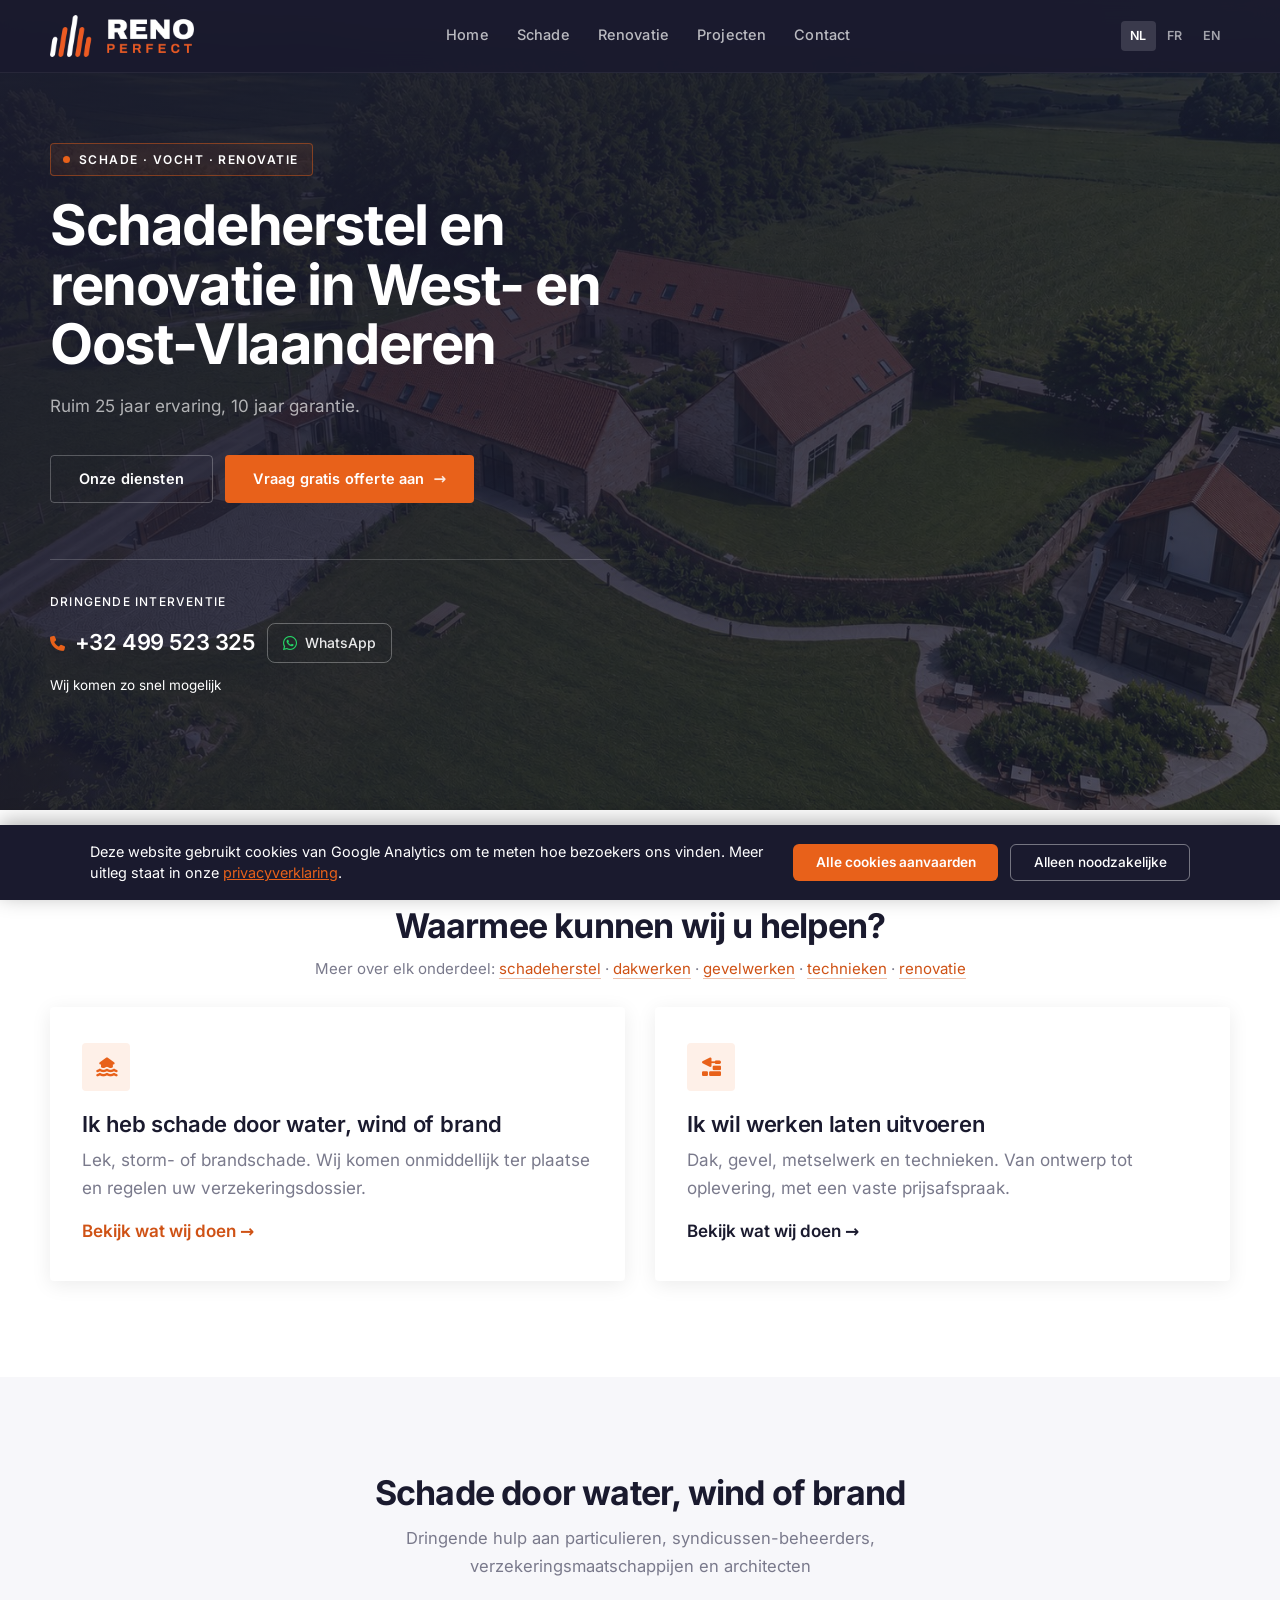
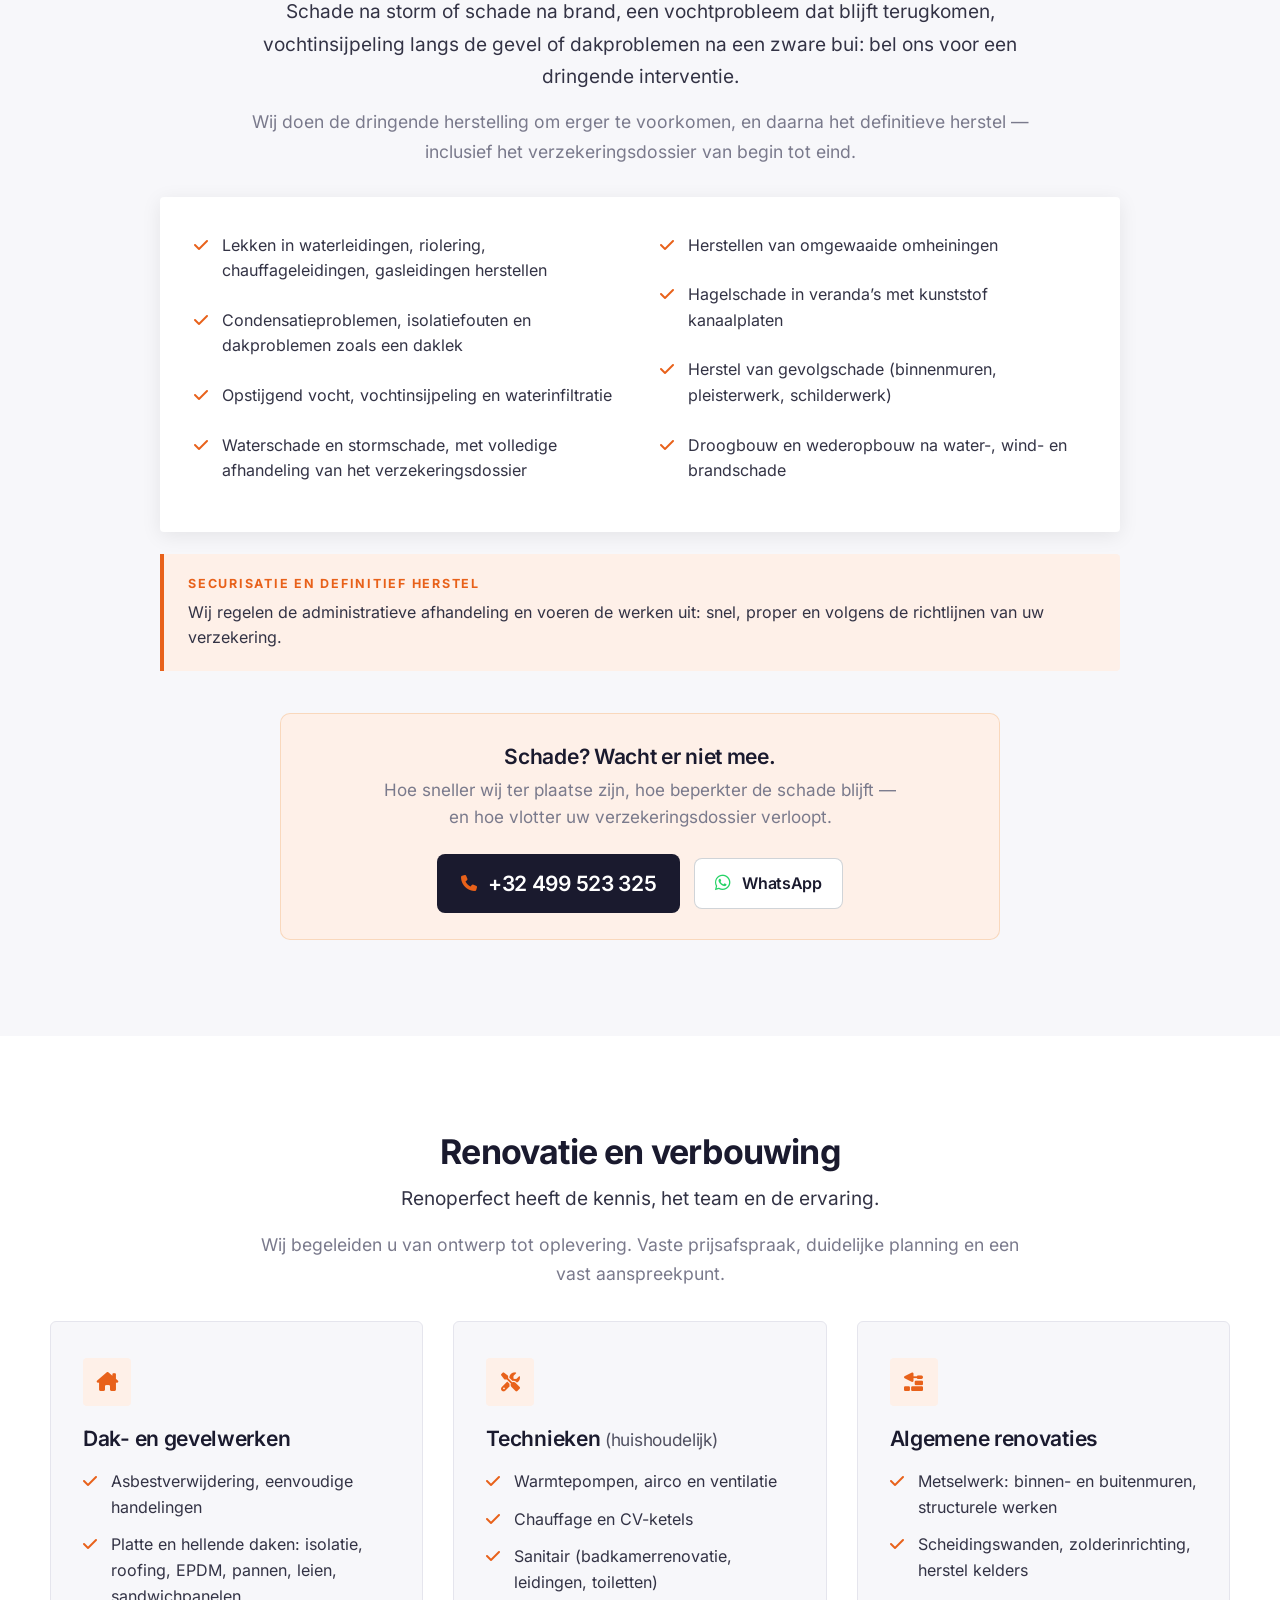
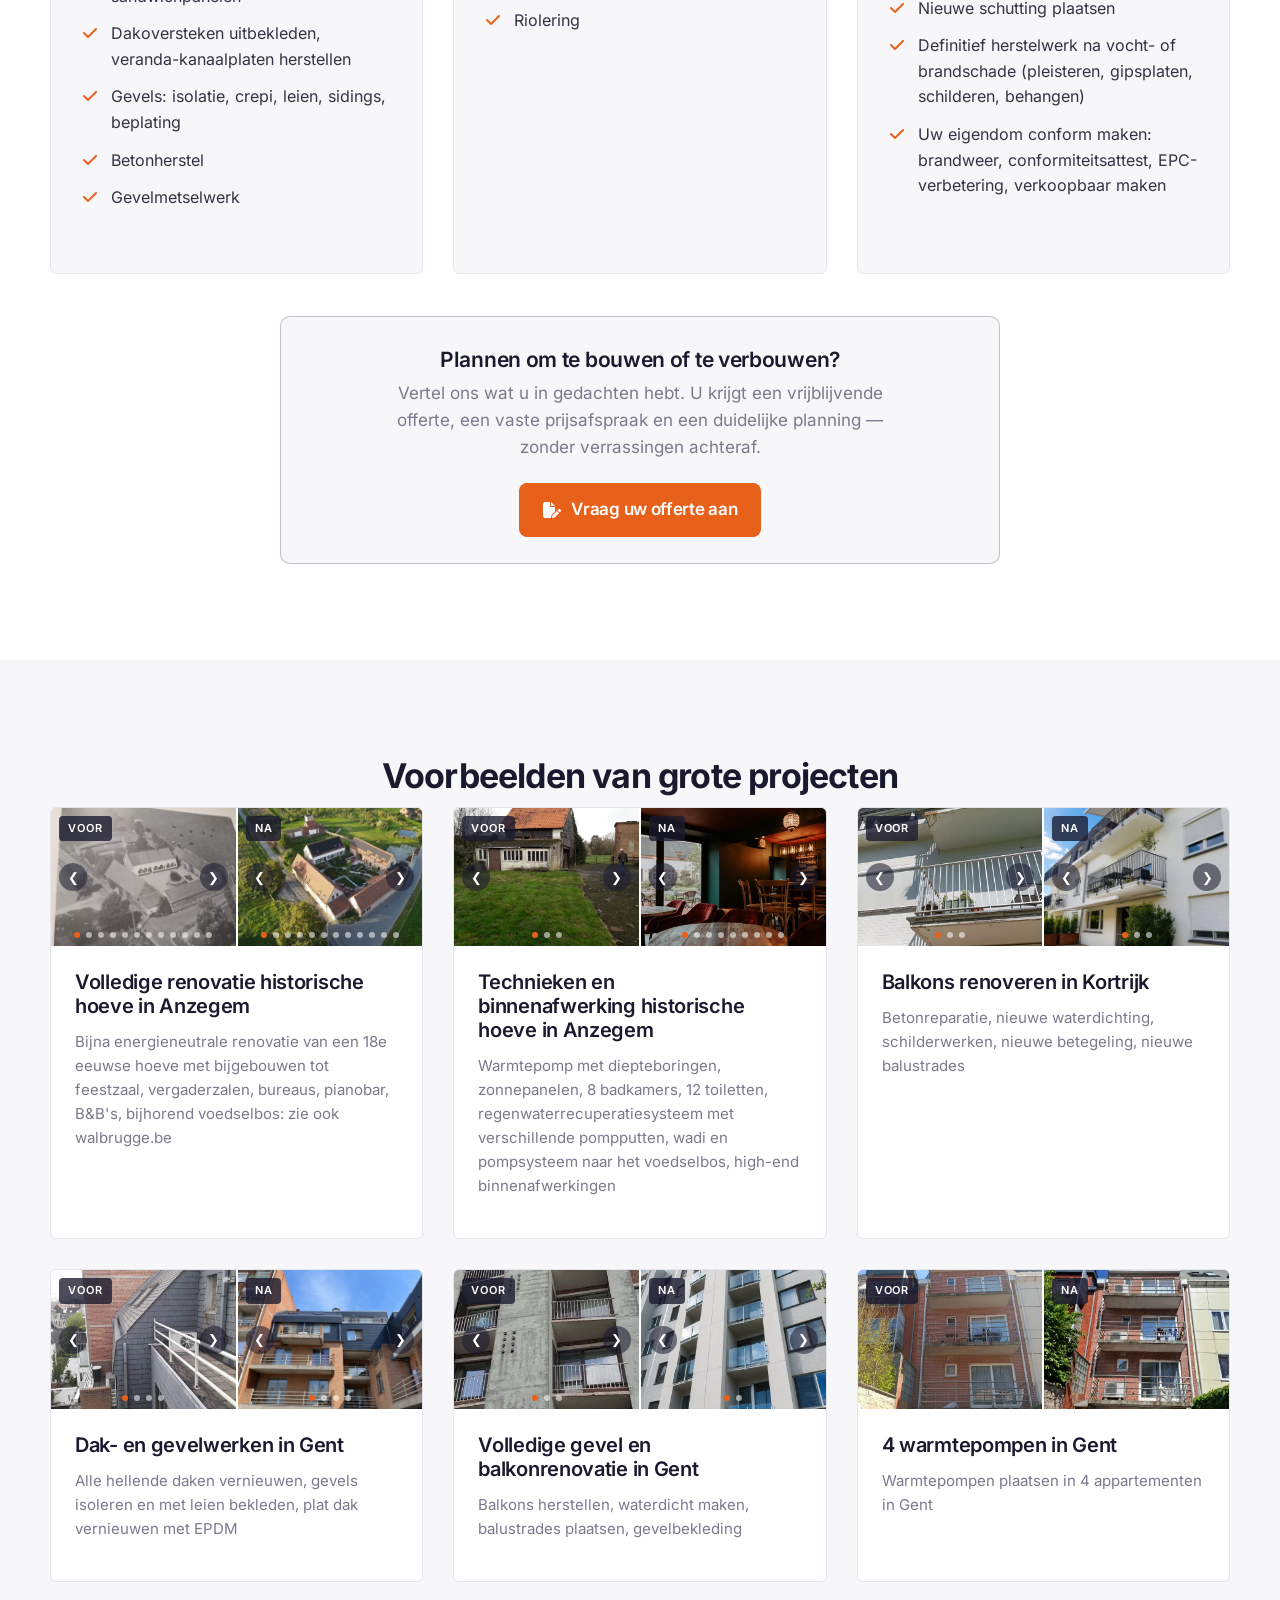
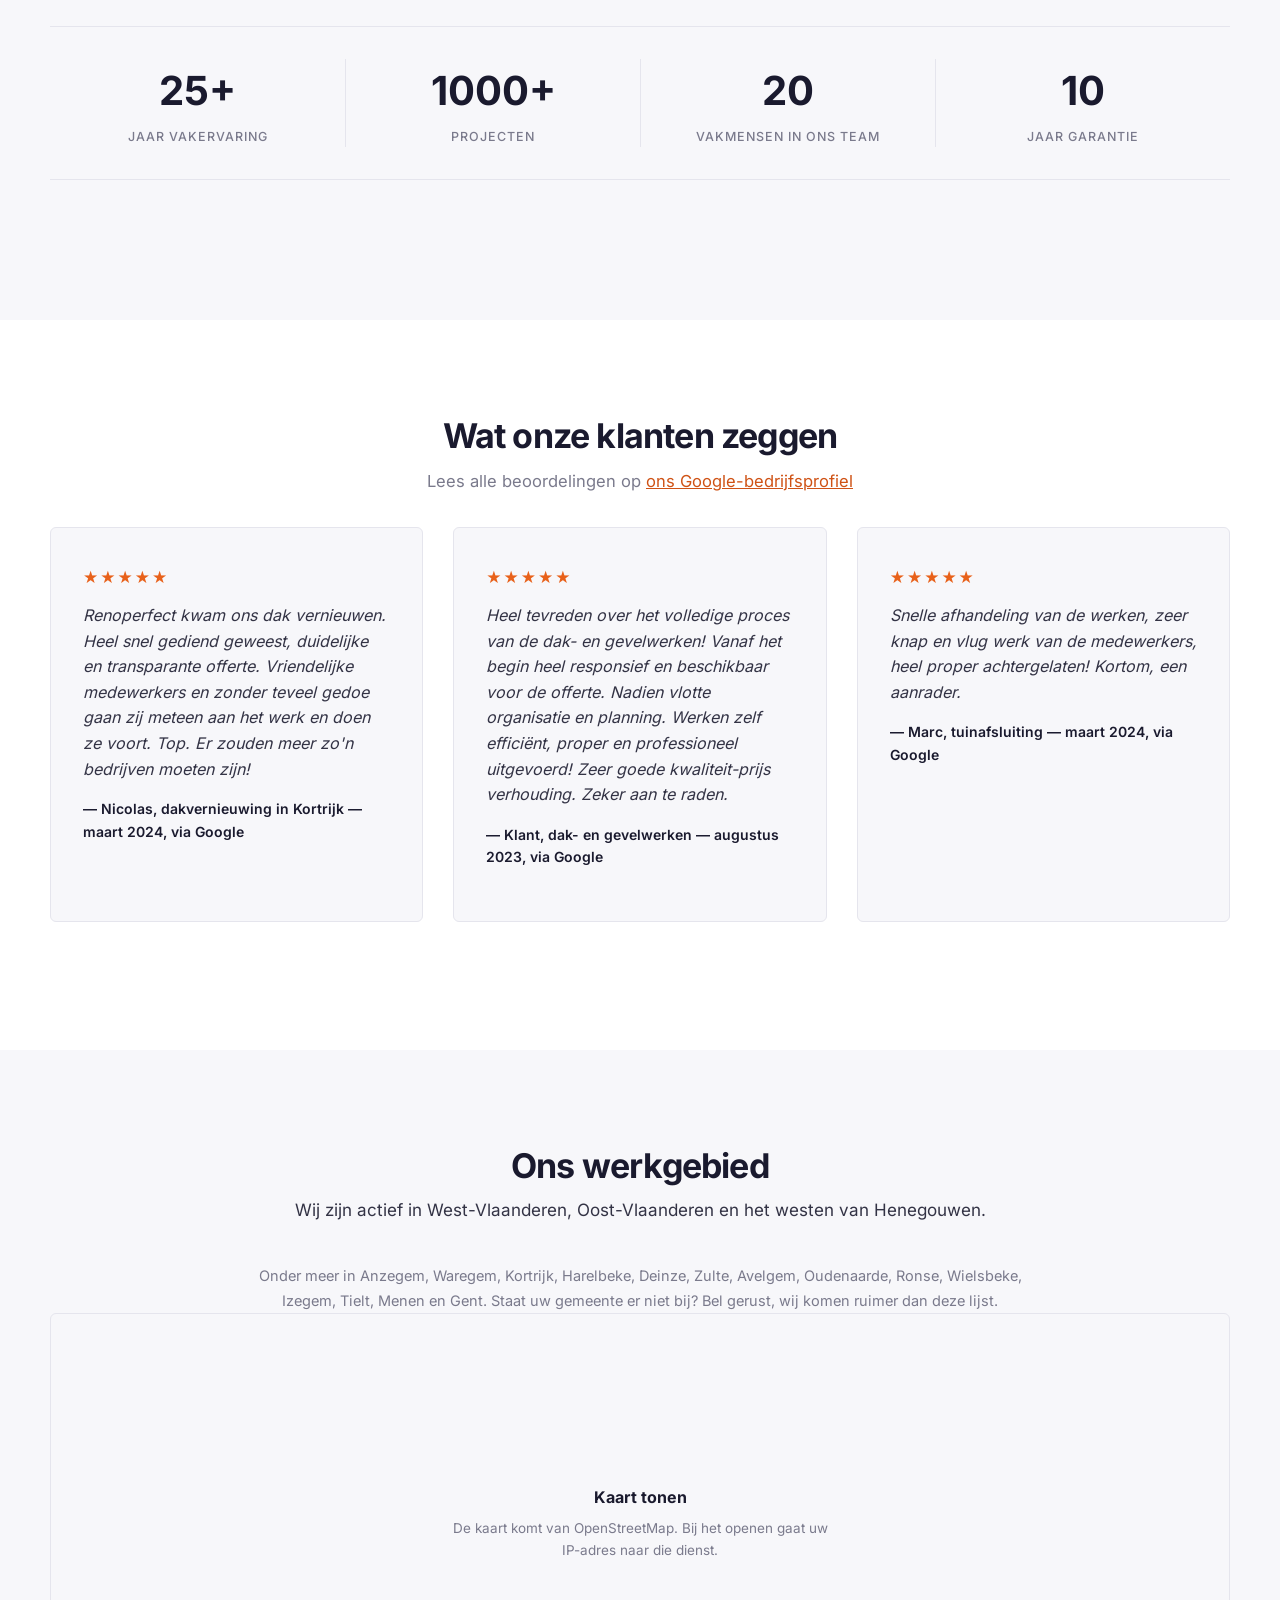
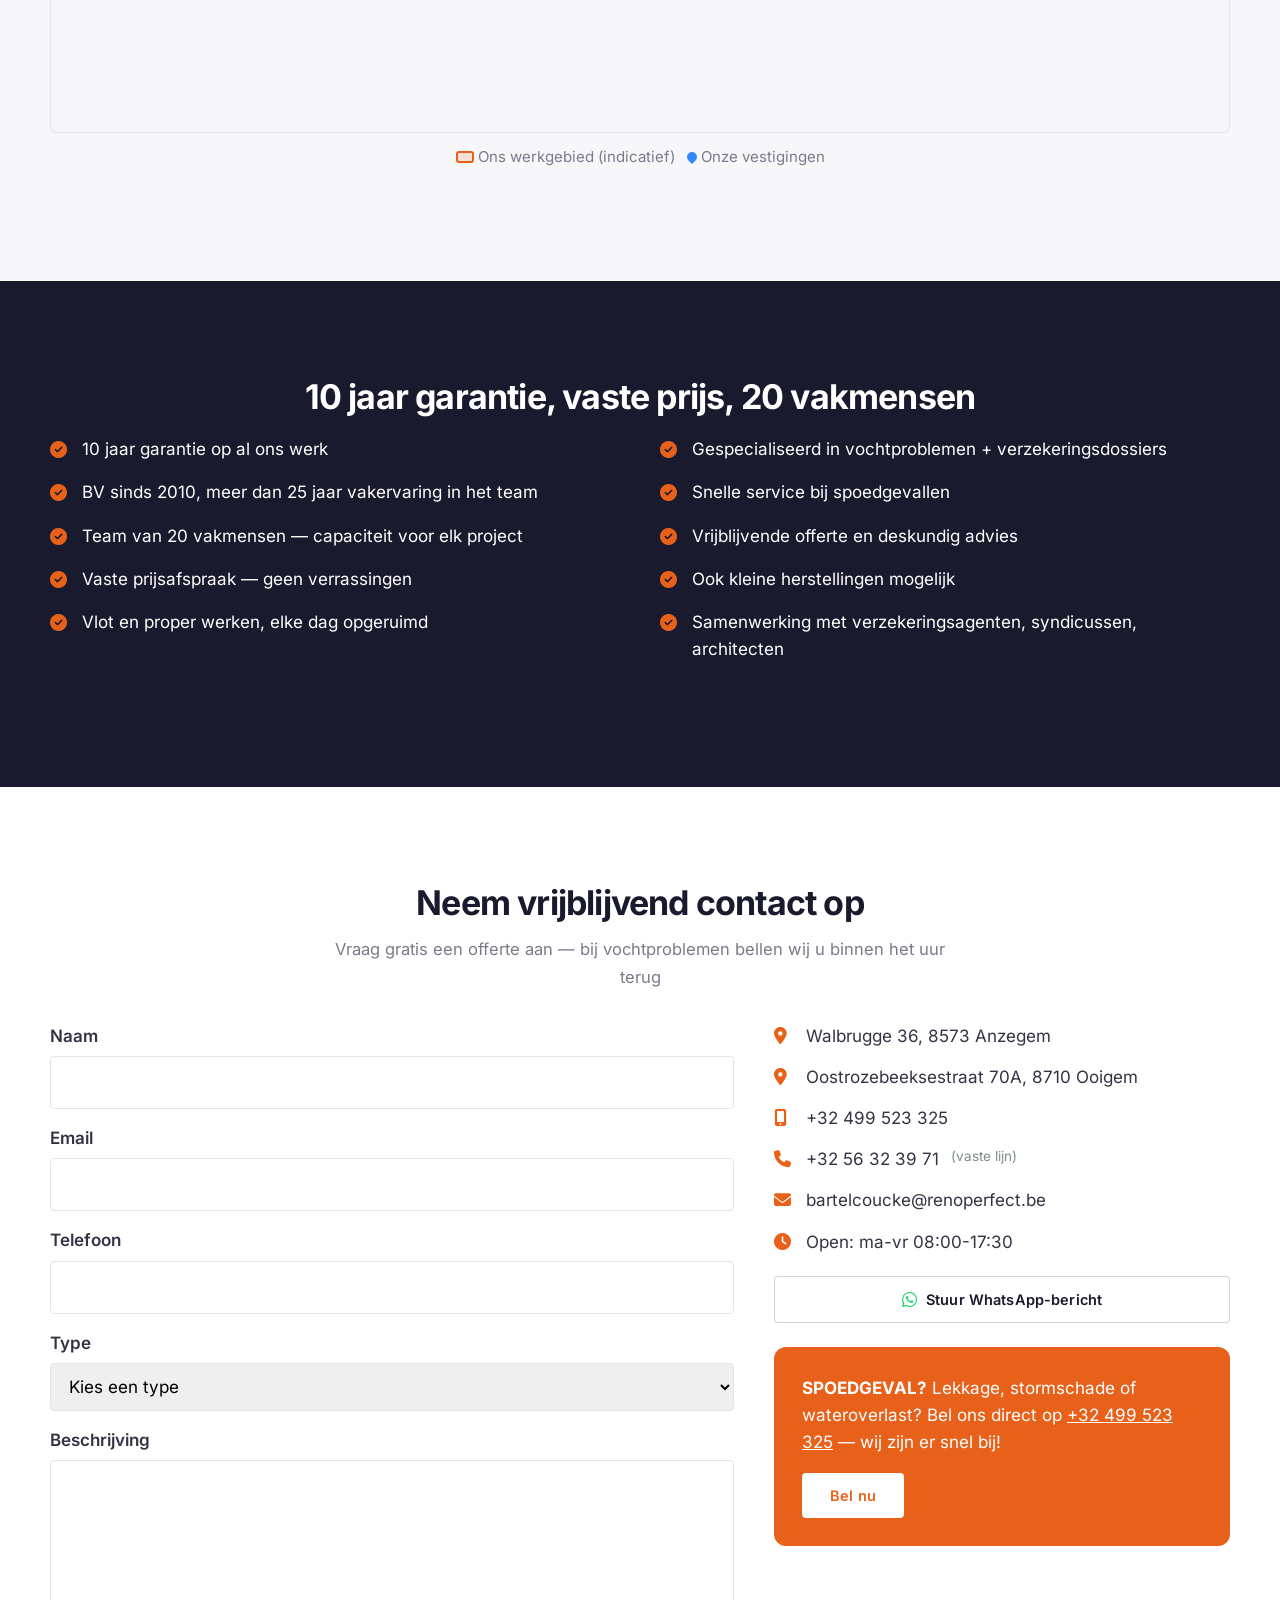
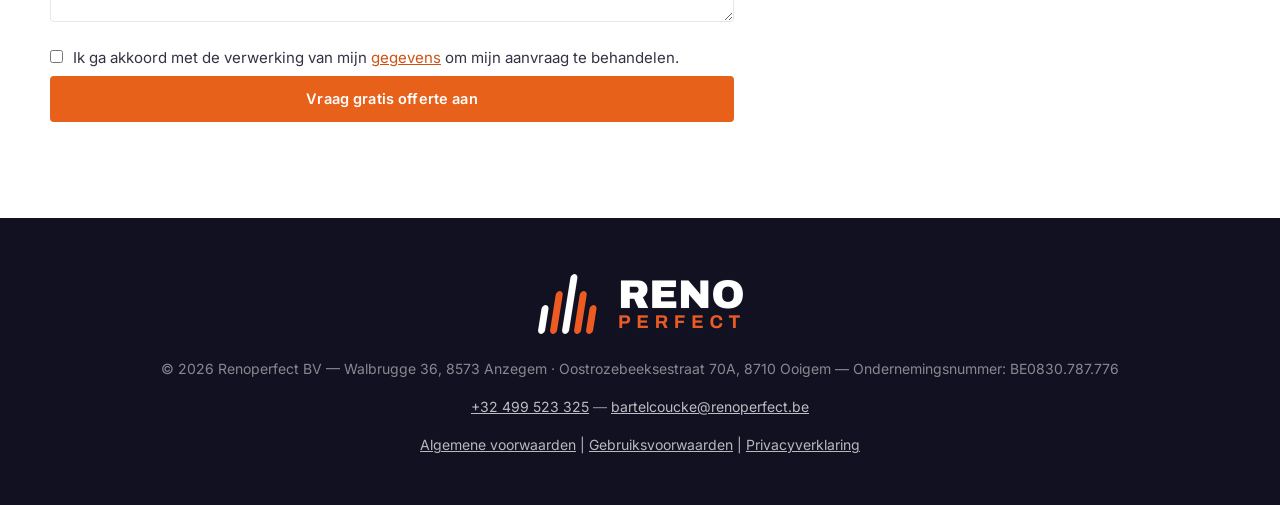
<file: index.html>
<!DOCTYPE html>
<html lang="nl-BE"><head>
  <meta charset="utf-8">
  <meta name="viewport" content="width=device-width, initial-scale=1">
  <title>Renoperfect | Schadeherstel &amp; renovatie, Anzegem</title>
  <meta name="description" content="Storm-, brand- en waterschade, vocht en renovatie in West- en Oost-Vlaanderen. 10 jaar garantie. Bel +32 499 523 325.">
  <meta name="robots" content="index, follow, max-image-preview:large">
  <meta name="author" content="Renoperfect BV">
  <meta name="geo.region" content="BE-VWV">
  <meta name="geo.placename" content="Anzegem">
  <link rel="canonical" href="https://www.renoperfect.be/">
  <meta property="og:title" content="Renoperfect | Schadeherstel &amp; renovatie, Anzegem">
  <meta property="og:description" content="Storm-, brand- en waterschade, vocht en renovatie in West- en Oost-Vlaanderen. 10 jaar garantie. Bel +32 499 523 325.">
  <meta property="og:type" content="website">
  <meta property="og:locale" content="nl_BE">
  <meta property="og:site_name" content="Renoperfect">
  <meta property="og:url" content="https://www.renoperfect.be/">
  <meta name="twitter:card" content="summary_large_image">
  <meta name="twitter:title" content="Renoperfect | Schadeherstel &amp; renovatie, Anzegem">
  <meta name="twitter:description" content="Storm-, brand- en waterschade, vocht en renovatie in West- en Oost-Vlaanderen. 10 jaar garantie. Bel +32 499 523 325.">
  <meta name="twitter:image" content="https://www.renoperfect.be/assets/img/hero.jpg">
  <link rel="stylesheet" href="assets/css/inter.css?v=7f47f5d4">
  <!-- integrity = vingerafdruk van het bestand. Wordt er op het netwerk of bij de CDN iets
       aan gewijzigd, dan weigert de browser het te laden (2026-09-06). -->
  <link rel="stylesheet" href="assets/css/fontawesome.css?v=5ceaaba2">
  <link rel="stylesheet" href="assets/leaflet/leaflet.css">
  <link rel="icon" href="assets/img/favicon.png" sizes="32x32">
  <link rel="icon" href="assets/img/renoperfect-icoon.png" sizes="512x512">
  <link rel="apple-touch-icon" href="assets/img/apple-touch-icon.png">
  <meta property="og:image" content="https://www.renoperfect.be/assets/img/renoperfect-logo.png">
  <link rel="stylesheet" href="assets/css/style.css?v=962111b7">
  <script type="application/ld+json">
  {
    "@context": "https://schema.org",
    "@type": "GeneralContractor",
    "@id": "https://www.renoperfect.be/#organisatie",
    "name": "Renoperfect",
    "legalName": "Renoperfect BV",
    "url": "https://www.renoperfect.be/",
    "telephone": [
      "+32499523325",
      "+3256323971"
    ],
    "email": "bartelcoucke@renoperfect.be",
    "vatID": "BE0830787776",
    "logo": "https://www.renoperfect.be/assets/img/renoperfect-logo.png",
    "image": "https://www.renoperfect.be/assets/img/hero.jpg",
    "foundingDate": "2001",
    "numberOfEmployees": {
      "@type": "QuantitativeValue",
      "value": 20
    },
    "currenciesAccepted": "EUR",
    "priceRange": "€€",
    "description": "Specialist in schade door water, wind of brand, verzekeringsdossiers en grondige renovatie van dak, gevel, technieken en binnenafwerking.",
    "slogan": "Herstelling en grondige renovatie.",
    "address": {
      "@type": "PostalAddress",
      "streetAddress": "Walbrugge 36",
      "addressLocality": "Anzegem",
      "postalCode": "8573",
      "addressRegion": "West-Vlaanderen",
      "addressCountry": "BE"
    },
    "geo": {
      "@type": "GeoCoordinates",
      "latitude": 50.810367,
      "longitude": 3.465171
    },
    "location": [
      {
        "@type": "Place",
        "name": "Renoperfect — Anzegem",
        "address": {
          "@type": "PostalAddress",
          "streetAddress": "Walbrugge 36",
          "addressLocality": "Anzegem",
          "postalCode": "8573",
          "addressCountry": "BE"
        },
        "geo": {
          "@type": "GeoCoordinates",
          "latitude": 50.810367,
          "longitude": 3.465171
        }
      },
      {
        "@type": "Place",
        "name": "Renoperfect — Ooigem",
        "address": {
          "@type": "PostalAddress",
          "streetAddress": "Oostrozebeeksestraat 70A",
          "addressLocality": "Ooigem",
          "postalCode": "8710",
          "addressCountry": "BE"
        },
        "geo": {
          "@type": "GeoCoordinates",
          "latitude": 50.898416,
          "longitude": 3.33295
        }
      }
    ],
    "areaServed": [
      {
        "@type": "AdministrativeArea",
        "name": "West-Vlaanderen"
      },
      {
        "@type": "AdministrativeArea",
        "name": "Oost-Vlaanderen"
      },
      {
        "@type": "AdministrativeArea",
        "name": "Henegouwen (westen)"
      }
    ],
    "openingHoursSpecification": [
      {
        "@type": "OpeningHoursSpecification",
        "dayOfWeek": [
          "Monday",
          "Tuesday",
          "Wednesday",
          "Thursday",
          "Friday"
        ],
        "opens": "08:00",
        "closes": "17:30"
      }
    ],
    "knowsLanguage": [
      "nl-BE",
      "fr-BE"
    ],
    "hasOfferCatalog": {
      "@type": "OfferCatalog",
      "name": "Diensten van Renoperfect",
      "itemListElement": [
        {
          "@type": "Offer",
          "itemOffered": {
            "@type": "Service",
            "name": "Herstel van lekken in waterleidingen, riolering, chauffage- en gasleidingen"
          }
        },
        {
          "@type": "Offer",
          "itemOffered": {
            "@type": "Service",
            "name": "Herstel van storm-, hagel- en brandschade met volledige verzekeringsafhandeling"
          }
        },
        {
          "@type": "Offer",
          "itemOffered": {
            "@type": "Service",
            "name": "Behandeling van opstijgend vocht, condensatie en waterinfiltratie"
          }
        },
        {
          "@type": "Offer",
          "itemOffered": {
            "@type": "Service",
            "name": "Dak- en gevelwerken: isolatie, EPDM, pannen, leien, crepi en betonherstel"
          }
        },
        {
          "@type": "Offer",
          "itemOffered": {
            "@type": "Service",
            "name": "Technieken: warmtepompen, airco, ventilatie, chauffage en sanitair"
          }
        },
        {
          "@type": "Offer",
          "itemOffered": {
            "@type": "Service",
            "name": "Algemene renovatie en conform maken van een eigendom"
          }
        }
      ]
    }
  }
  </script>
  <script type="application/ld+json">
  {
    "@context": "https://schema.org",
    "@type": "WebSite",
    "@id": "https://www.renoperfect.be/#website",
    "url": "https://www.renoperfect.be/",
    "name": "Renoperfect",
    "inLanguage": "nl-BE",
    "publisher": {
      "@id": "https://www.renoperfect.be/#organisatie"
    }
  }
  </script>
  <link rel="alternate" hreflang="nl-BE" href="https://www.renoperfect.be/">
  <link rel="alternate" hreflang="fr-BE" href="https://www.renoperfect.be/fr/">
  <link rel="alternate" hreflang="en" href="https://www.renoperfect.be/en/">
  <link rel="alternate" hreflang="x-default" href="https://www.renoperfect.be/">
</head>
<body style="">
  <header class="header">
    <div class="wrap header-inner">
      <a class="logo" href="#home" aria-label="Renoperfect — naar home">
        <img src="assets/img/renoperfect-logo-wit.png" alt="Renoperfect" width="205" height="60">
      </a>
      <button class="menu-toggle" type="button" aria-label="Menu" aria-expanded="false">☰</button>
      <nav class="nav" aria-label="Hoofdmenu">
        <a href="#home">Home</a>
        <a href="#schade">Schade</a>
        <a href="#renovatie">Renovatie</a>
        <a href="#projecten">Projecten</a>
        <a href="#contact">Contact</a>
      </nav>
        <div class="taalkiezer"><a class="taal-actief" href="/" hreflang="nl-BE" lang="nl">NL</a><a href="/fr/" hreflang="fr-BE" lang="fr">FR</a><a href="/en/" hreflang="en" lang="en">EN</a></div>
    </div>
  </header>

  <section class="hero" id="home">
    <div class="wrap">
      <!-- Links uitgelijnd blok in plaats van alles gecentreerd (2026-09-06, vraag Bartel:
           "te kinderlijk, veel te veel kleur"). Een leeskolom met een vaste linkermarge
           leest rustiger dan drie gecentreerde regels van verschillende lengte, en laat de
           foto rechts vrij. Oranje blijft de enige accentkleur. -->
      <div class="hero-inhoud">
        <p class="hero-badge"><span class="hero-badge-stip" aria-hidden="true"></span>Schade · Vocht · Renovatie</p>
        <h1>Schadeherstel en renovatie in West- en Oost-Vlaanderen</h1>
        <p class="lead-hero">Ruim 25 jaar ervaring, 10 jaar garantie.</p>
        <div class="hero-btns">
          <a class="btn btn-ghost" href="#diensten">Onze diensten</a>
          <a class="btn btn-primair" href="#contact">Vraag gratis offerte aan <span class="btn-pijl" aria-hidden="true">→</span></a>
        </div>
        <!-- Spoed als rustige regel onder een dun scheidingslijntje, niet als een tweede
             blok vol knoppen. Het nummer is het enige dat opvalt; WhatsApp staat ernaast
             als omlijnde knop zodat er geen derde felle kleur bij komt. -->
        <div class="hero-spoed">
          <p class="hero-spoed-label">Dringende interventie</p>
          <div class="hero-spoed-rij">
            <a class="hero-tel" href="tel:+32499523325">
              <i class="fa-solid fa-phone" aria-hidden="true"></i>
              <span>+32 499 523 325</span>
            </a>
            <a class="hero-wa" href="https://wa.me/32499523325" target="_blank" rel="noopener">
              <i class="fa-brands fa-whatsapp" aria-hidden="true"></i>
              <span>WhatsApp</span>
            </a>
          </div>
          <p class="hero-spoed-noot">Wij komen zo snel mogelijk</p>
        </div>
      </div>
    </div>
  </section>

  <section class="sectie keuzeblok" id="diensten">
    <div class="wrap">
      <h2>Waarmee kunnen wij u helpen?</h2>
      <p class="dienst-links">Meer over elk onderdeel:
        <a href="schadeherstel.html">schadeherstel</a> ·
        <a href="dakwerken.html">dakwerken</a> ·
        <a href="gevelwerken.html">gevelwerken</a> ·
        <a href="technieken.html">technieken</a> ·
        <a href="renovatie.html">renovatie</a></p>
      <div class="twee-kol keuzes">
        <a class="keuze keuze-schade" href="schadeherstel.html">
          <i class="fa-solid fa-house-flood-water" aria-hidden="true"></i>
          <h3>Ik heb schade door water, wind of brand</h3>
          <p>Lek, storm- of brandschade. Wij komen onmiddellijk ter plaatse en regelen uw verzekeringsdossier.</p>
          <span class="keuze-actie">Bekijk wat wij doen →</span>
        </a>
        <a class="keuze keuze-renovatie" href="renovatie.html">
          <i class="fa-solid fa-trowel-bricks" aria-hidden="true"></i>
          <h3>Ik wil werken laten uitvoeren</h3>
          <p>Dak, gevel, metselwerk en technieken. Van ontwerp tot oplevering, met een vaste prijsafspraak.</p>
          <span class="keuze-actie">Bekijk wat wij doen →</span>
        </a>
      </div>
    </div>
  </section>

  <section class="sectie sectie-licht" id="schade">
    <div class="wrap">
      <h2>Schade door water, wind of brand</h2>
      <p class="lead">Dringende hulp aan particulieren, syndicussen-beheerders, verzekeringsmaatschappijen en architecten</p>
      <div class="sectie-intro">
        <p class="intro">Schade na storm of schade na brand, een vochtprobleem dat blijft terugkomen, vochtinsijpeling langs de gevel of dakproblemen na een zware bui: bel ons voor een dringende interventie.</p>
        <p class="intro">Wij doen de dringende herstelling om erger te voorkomen, en daarna het definitieve herstel — inclusief het verzekeringsdossier van begin tot eind.</p>
      </div>
      <div class="dienst-lijst">
        <ul class="check">
            <li>Lekken in waterleidingen, riolering, chauffageleidingen, gasleidingen herstellen</li>
            <li>Condensatieproblemen, isolatiefouten en dakproblemen zoals een daklek</li>
            <li>Opstijgend vocht, vochtinsijpeling en waterinfiltratie</li>
            <li>Waterschade en stormschade, met volledige afhandeling van het verzekeringsdossier</li>
            <li>Herstellen van omgewaaide omheiningen</li>
            <li>Hagelschade in veranda’s met kunststof kanaalplaten</li>
            <li>Herstel van gevolgschade (binnenmuren, pleisterwerk, schilderwerk)</li>
            <li>Droogbouw en wederopbouw na water-, wind- en brandschade</li>
          </ul>
      </div>
      <div class="dienst-noot">
        <p class="dienst-noot-kop">Securisatie en definitief herstel</p>
        <p>Wij regelen de administratieve afhandeling en voeren de werken uit: snel, proper en volgens de richtlijnen van uw verzekering.</p>
      </div>
      <div class="bel-blok">
        <h3>Schade? Wacht er niet mee.</h3>
        <p>Hoe sneller wij ter plaatse zijn, hoe beperkter de schade blijft — en hoe vlotter uw verzekeringsdossier verloopt.</p>
        <div class="bel-acties">
          <a class="bel-groot" href="tel:+32499523325">
            <i class="fa-solid fa-phone" aria-hidden="true"></i>
            <span>+32 499 523 325</span>
          </a>
          <a class="bel-groot bel-wa" href="https://wa.me/32499523325" target="_blank" rel="noopener">
            <i class="fa-brands fa-whatsapp" aria-hidden="true"></i>
            <span>WhatsApp</span>
          </a>
        </div>
      </div>
    </div>
  </section>

  <section class="sectie" id="renovatie">
    <div class="wrap">
      <h2>Renovatie en verbouwing</h2>
      <div class="sectie-intro">
        <p class="intro">Renoperfect heeft de kennis, het team en de ervaring.</p>
        <p class="intro">Wij begeleiden u van ontwerp tot oplevering. Vaste prijsafspraak, duidelijke planning en een vast aanspreekpunt.</p>
      </div>
      <div class="drie-kol">
        <article class="kaart kaart-grijs">
          <i class="fa-solid fa-house-chimney icoon-donker" aria-hidden="true"></i>
          <h3>Dak- en gevelwerken</h3>
          <ul class="check check-accent">
            <li>Asbestverwijdering, eenvoudige handelingen</li>
            <li>Platte en hellende daken: isolatie, roofing, EPDM, pannen, leien, sandwichpanelen</li>
            <li>Dakoversteken uitbekleden, veranda-kanaalplaten herstellen</li>
            <li>Gevels: isolatie, crepi, leien, sidings, beplating</li>
            <li>Betonherstel</li>
            <li>Gevelmetselwerk</li>
          </ul>
        </article>
        <article class="kaart kaart-grijs">
          <i class="fa-solid fa-screwdriver-wrench icoon-donker" aria-hidden="true"></i>
          <h3>Technieken <span class="kop-toevoeging">(huishoudelijk)</span></h3>
          <ul class="check check-accent">
            <li>Warmtepompen, airco en ventilatie</li>
            <li>Chauffage en CV-ketels</li>
            <li>Sanitair (badkamerrenovatie, leidingen, toiletten)</li>
            <li>Riolering</li>
          </ul>
        </article>
        <article class="kaart kaart-grijs">
          <i class="fa-solid fa-trowel-bricks icoon-donker" aria-hidden="true"></i>
          <h3>Algemene renovaties</h3>
          <ul class="check check-accent">
            <li>Metselwerk: binnen- en buitenmuren, structurele werken</li>
            <li>Scheidingswanden, zolderinrichting, herstel kelders</li>
            <li>Nieuwe schutting plaatsen</li>
            <li>Definitief herstelwerk na vocht- of brandschade (pleisteren, gipsplaten, schilderen, behangen)</li>
            <li>Uw eigendom conform maken: brandweer, conformiteitsattest, EPC-verbetering, verkoopbaar maken</li>
          </ul>
        </article>
      </div>
      <div class="bel-blok blok-renovatie">
        <h3>Plannen om te bouwen of te verbouwen?</h3>
        <p>Vertel ons wat u in gedachten hebt. U krijgt een vrijblijvende offerte, een vaste prijsafspraak en een duidelijke planning — zonder verrassingen achteraf.</p>
        <a class="bel-groot" href="#contact">
          <i class="fa-solid fa-file-pen" aria-hidden="true"></i>
          <span>Vraag uw offerte aan</span>
        </a>
      </div>
    </div>
  </section>

  <section class="sectie sectie-licht" id="projecten">
    <div class="wrap">
      <h2>Voorbeelden van grote projecten</h2>
      <div class="projecten-grid">
        <article class="project">
          <div class="voor-na">
            <!-- Twee rechthoeken per project: links voor de werken, rechts erna. In elke
                 rechthoek passen meerdere foto's; een foto toevoegen is een extra
                 <div class="foto"> met een <img> erin. Pijltjes en stippen verschijnen
                 vanzelf zodra er meer dan een foto in zit. -->
            <div class="fotos" data-fotos="" data-kant="Voor de werken">
              <span class="fotos-label">Voor</span>
              <div class="fotos-spoor">
                
              <div class="foto"><picture><source type="image/webp" srcset="assets/img/projecten/gevelrenovatie-met-isolatie-anzegem-voor-de-werken-1932076104-800.webp 800w, assets/img/projecten/gevelrenovatie-met-isolatie-anzegem-voor-de-werken-1932076104.webp 1600w" sizes="(max-width: 767px) 45vw, 190px"><img loading="lazy" decoding="async" src="assets/img/projecten/gevelrenovatie-met-isolatie-anzegem-voor-de-werken-1932076104.jpg" data-groot="assets/img/projecten/gevelrenovatie-met-isolatie-anzegem-voor-de-werken-1932076104.webp" alt="Gevelrenovatie met isolatie — Anzegem — voor de werken"></picture></div><div class="foto"><picture><source type="image/webp" srcset="assets/img/projecten/gevelrenovatie-met-isolatie-anzegem-voor-de-werken-1932166761-800.webp 800w, assets/img/projecten/gevelrenovatie-met-isolatie-anzegem-voor-de-werken-1932166761.webp 1600w" sizes="(max-width: 767px) 45vw, 190px"><img loading="lazy" decoding="async" src="assets/img/projecten/gevelrenovatie-met-isolatie-anzegem-voor-de-werken-1932166761.jpg" data-groot="assets/img/projecten/gevelrenovatie-met-isolatie-anzegem-voor-de-werken-1932166761.webp" alt="Gevelrenovatie met isolatie — Anzegem — voor de werken"></picture></div><div class="foto"><picture><source type="image/webp" srcset="assets/img/projecten/gevelrenovatie-met-isolatie-anzegem-voor-de-werken-1932245188-800.webp 800w, assets/img/projecten/gevelrenovatie-met-isolatie-anzegem-voor-de-werken-1932245188.webp 1600w" sizes="(max-width: 767px) 45vw, 190px"><img loading="lazy" decoding="async" src="assets/img/projecten/gevelrenovatie-met-isolatie-anzegem-voor-de-werken-1932245188.jpg" data-groot="assets/img/projecten/gevelrenovatie-met-isolatie-anzegem-voor-de-werken-1932245188.webp" alt="Gevelrenovatie met isolatie — Anzegem — voor de werken"></picture></div><div class="foto"><picture><source type="image/webp" srcset="assets/img/projecten/gevelrenovatie-met-isolatie-anzegem-voor-de-werken-1932309227-800.webp 800w, assets/img/projecten/gevelrenovatie-met-isolatie-anzegem-voor-de-werken-1932309227.webp 1600w" sizes="(max-width: 767px) 45vw, 190px"><img loading="lazy" decoding="async" src="assets/img/projecten/gevelrenovatie-met-isolatie-anzegem-voor-de-werken-1932309227.jpg" data-groot="assets/img/projecten/gevelrenovatie-met-isolatie-anzegem-voor-de-werken-1932309227.webp" alt="Gevelrenovatie met isolatie — Anzegem — voor de werken"></picture></div><div class="foto"><picture><source type="image/webp" srcset="assets/img/projecten/gevelrenovatie-met-isolatie-anzegem-voor-de-werken-1932390113-800.webp 800w, assets/img/projecten/gevelrenovatie-met-isolatie-anzegem-voor-de-werken-1932390113.webp 1600w" sizes="(max-width: 767px) 45vw, 190px"><img loading="lazy" decoding="async" src="assets/img/projecten/gevelrenovatie-met-isolatie-anzegem-voor-de-werken-1932390113.jpg" data-groot="assets/img/projecten/gevelrenovatie-met-isolatie-anzegem-voor-de-werken-1932390113.webp" alt="Gevelrenovatie met isolatie — Anzegem — voor de werken"></picture></div><div class="foto"><picture><source type="image/webp" srcset="assets/img/projecten/gevelrenovatie-met-isolatie-anzegem-voor-de-werken-1932466880-800.webp 800w, assets/img/projecten/gevelrenovatie-met-isolatie-anzegem-voor-de-werken-1932466880.webp 1600w" sizes="(max-width: 767px) 45vw, 190px"><img loading="lazy" decoding="async" src="assets/img/projecten/gevelrenovatie-met-isolatie-anzegem-voor-de-werken-1932466880.jpg" data-groot="assets/img/projecten/gevelrenovatie-met-isolatie-anzegem-voor-de-werken-1932466880.webp" alt="Gevelrenovatie met isolatie — Anzegem — voor de werken"></picture></div><div class="foto"><picture><source type="image/webp" srcset="assets/img/projecten/gevelrenovatie-met-isolatie-anzegem-voor-de-werken-1932535946-800.webp 800w, assets/img/projecten/gevelrenovatie-met-isolatie-anzegem-voor-de-werken-1932535946.webp 1600w" sizes="(max-width: 767px) 45vw, 190px"><img loading="lazy" decoding="async" src="assets/img/projecten/gevelrenovatie-met-isolatie-anzegem-voor-de-werken-1932535946.jpg" data-groot="assets/img/projecten/gevelrenovatie-met-isolatie-anzegem-voor-de-werken-1932535946.webp" alt="Gevelrenovatie met isolatie — Anzegem — voor de werken"></picture></div><div class="foto"><picture><source type="image/webp" srcset="assets/img/projecten/gevelrenovatie-met-isolatie-anzegem-voor-de-werken-1933092277-800.webp 800w, assets/img/projecten/gevelrenovatie-met-isolatie-anzegem-voor-de-werken-1933092277.webp 1600w" sizes="(max-width: 767px) 45vw, 190px"><img loading="lazy" decoding="async" src="assets/img/projecten/gevelrenovatie-met-isolatie-anzegem-voor-de-werken-1933092277.jpg" data-groot="assets/img/projecten/gevelrenovatie-met-isolatie-anzegem-voor-de-werken-1933092277.webp" alt="Gevelrenovatie met isolatie — Anzegem — voor de werken"></picture></div><div class="foto"><picture><source type="image/webp" srcset="assets/img/projecten/gevelrenovatie-met-isolatie-anzegem-voor-de-werken-1933161142-800.webp 800w, assets/img/projecten/gevelrenovatie-met-isolatie-anzegem-voor-de-werken-1933161142.webp 1600w" sizes="(max-width: 767px) 45vw, 190px"><img loading="lazy" decoding="async" src="assets/img/projecten/gevelrenovatie-met-isolatie-anzegem-voor-de-werken-1933161142.jpg" data-groot="assets/img/projecten/gevelrenovatie-met-isolatie-anzegem-voor-de-werken-1933161142.webp" alt="Gevelrenovatie met isolatie — Anzegem — voor de werken"></picture></div><div class="foto"><picture><source type="image/webp" srcset="assets/img/projecten/gevelrenovatie-met-isolatie-anzegem-voor-de-werken-1933227709-800.webp 800w, assets/img/projecten/gevelrenovatie-met-isolatie-anzegem-voor-de-werken-1933227709.webp 1600w" sizes="(max-width: 767px) 45vw, 190px"><img loading="lazy" decoding="async" src="assets/img/projecten/gevelrenovatie-met-isolatie-anzegem-voor-de-werken-1933227709.jpg" data-groot="assets/img/projecten/gevelrenovatie-met-isolatie-anzegem-voor-de-werken-1933227709.webp" alt="Gevelrenovatie met isolatie — Anzegem — voor de werken"></picture></div><div class="foto"><picture><source type="image/webp" srcset="assets/img/projecten/gevelrenovatie-met-isolatie-anzegem-voor-de-werken-1933292874-800.webp 800w, assets/img/projecten/gevelrenovatie-met-isolatie-anzegem-voor-de-werken-1933292874.webp 1600w" sizes="(max-width: 767px) 45vw, 190px"><img loading="lazy" decoding="async" src="assets/img/projecten/gevelrenovatie-met-isolatie-anzegem-voor-de-werken-1933292874.jpg" data-groot="assets/img/projecten/gevelrenovatie-met-isolatie-anzegem-voor-de-werken-1933292874.webp" alt="Gevelrenovatie met isolatie — Anzegem — voor de werken"></picture></div><div class="foto"><picture><source type="image/webp" srcset="assets/img/projecten/gevelrenovatie-met-isolatie-anzegem-voor-de-werken-1933411749-800.webp 800w, assets/img/projecten/gevelrenovatie-met-isolatie-anzegem-voor-de-werken-1933411749.webp 1600w" sizes="(max-width: 767px) 45vw, 190px"><img loading="lazy" decoding="async" src="assets/img/projecten/gevelrenovatie-met-isolatie-anzegem-voor-de-werken-1933411749.jpg" data-groot="assets/img/projecten/gevelrenovatie-met-isolatie-anzegem-voor-de-werken-1933411749.webp" alt="Gevelrenovatie met isolatie — Anzegem — voor de werken"></picture></div></div>
            </div>
            <div class="fotos" data-fotos="" data-kant="Na de werken">
              <span class="fotos-label">Na</span>
              <div class="fotos-spoor">
                
              <div class="foto"><picture><source type="image/webp" srcset="assets/img/projecten/gevelrenovatie-met-isolatie-anzegem-na-de-werken-1932138036-800.webp 800w, assets/img/projecten/gevelrenovatie-met-isolatie-anzegem-na-de-werken-1932138036.webp 1600w" sizes="(max-width: 767px) 45vw, 190px"><img loading="lazy" decoding="async" src="assets/img/projecten/gevelrenovatie-met-isolatie-anzegem-na-de-werken-1932138036.jpg" data-groot="assets/img/projecten/gevelrenovatie-met-isolatie-anzegem-na-de-werken-1932138036.webp" alt="Gevelrenovatie met isolatie — Anzegem — na de werken"></picture></div><div class="foto"><picture><source type="image/webp" srcset="assets/img/projecten/gevelrenovatie-met-isolatie-anzegem-na-de-werken-1932211330-800.webp 800w, assets/img/projecten/gevelrenovatie-met-isolatie-anzegem-na-de-werken-1932211330.webp 1600w" sizes="(max-width: 767px) 45vw, 190px"><img loading="lazy" decoding="async" src="assets/img/projecten/gevelrenovatie-met-isolatie-anzegem-na-de-werken-1932211330.jpg" data-groot="assets/img/projecten/gevelrenovatie-met-isolatie-anzegem-na-de-werken-1932211330.webp" alt="Gevelrenovatie met isolatie — Anzegem — na de werken"></picture></div><div class="foto"><picture><source type="image/webp" srcset="assets/img/projecten/gevelrenovatie-met-isolatie-anzegem-na-de-werken-1932274968-800.webp 800w, assets/img/projecten/gevelrenovatie-met-isolatie-anzegem-na-de-werken-1932274968.webp 1600w" sizes="(max-width: 767px) 45vw, 190px"><img loading="lazy" decoding="async" src="assets/img/projecten/gevelrenovatie-met-isolatie-anzegem-na-de-werken-1932274968.jpg" data-groot="assets/img/projecten/gevelrenovatie-met-isolatie-anzegem-na-de-werken-1932274968.webp" alt="Gevelrenovatie met isolatie — Anzegem — na de werken"></picture></div><div class="foto"><picture><source type="image/webp" srcset="assets/img/projecten/gevelrenovatie-met-isolatie-anzegem-na-de-werken-1932358132-800.webp 800w, assets/img/projecten/gevelrenovatie-met-isolatie-anzegem-na-de-werken-1932358132.webp 1600w" sizes="(max-width: 767px) 45vw, 190px"><img loading="lazy" decoding="async" src="assets/img/projecten/gevelrenovatie-met-isolatie-anzegem-na-de-werken-1932358132.jpg" data-groot="assets/img/projecten/gevelrenovatie-met-isolatie-anzegem-na-de-werken-1932358132.webp" alt="Gevelrenovatie met isolatie — Anzegem — na de werken"></picture></div><div class="foto"><picture><source type="image/webp" srcset="assets/img/projecten/gevelrenovatie-met-isolatie-anzegem-na-de-werken-1932423631-800.webp 800w, assets/img/projecten/gevelrenovatie-met-isolatie-anzegem-na-de-werken-1932423631.webp 1600w" sizes="(max-width: 767px) 45vw, 190px"><img loading="lazy" decoding="async" src="assets/img/projecten/gevelrenovatie-met-isolatie-anzegem-na-de-werken-1932423631.jpg" data-groot="assets/img/projecten/gevelrenovatie-met-isolatie-anzegem-na-de-werken-1932423631.webp" alt="Gevelrenovatie met isolatie — Anzegem — na de werken"></picture></div><div class="foto"><picture><source type="image/webp" srcset="assets/img/projecten/gevelrenovatie-met-isolatie-anzegem-na-de-werken-1932504371-800.webp 800w, assets/img/projecten/gevelrenovatie-met-isolatie-anzegem-na-de-werken-1932504371.webp 1600w" sizes="(max-width: 767px) 45vw, 190px"><img loading="lazy" decoding="async" src="assets/img/projecten/gevelrenovatie-met-isolatie-anzegem-na-de-werken-1932504371.jpg" data-groot="assets/img/projecten/gevelrenovatie-met-isolatie-anzegem-na-de-werken-1932504371.webp" alt="Gevelrenovatie met isolatie — Anzegem — na de werken"></picture></div><div class="foto"><picture><source type="image/webp" srcset="assets/img/projecten/gevelrenovatie-met-isolatie-anzegem-na-de-werken-1933048563-800.webp 800w, assets/img/projecten/gevelrenovatie-met-isolatie-anzegem-na-de-werken-1933048563.webp 1600w" sizes="(max-width: 767px) 45vw, 190px"><img loading="lazy" decoding="async" src="assets/img/projecten/gevelrenovatie-met-isolatie-anzegem-na-de-werken-1933048563.jpg" data-groot="assets/img/projecten/gevelrenovatie-met-isolatie-anzegem-na-de-werken-1933048563.webp" alt="Gevelrenovatie met isolatie — Anzegem — na de werken"></picture></div><div class="foto"><picture><source type="image/webp" srcset="assets/img/projecten/gevelrenovatie-met-isolatie-anzegem-na-de-werken-1933127651-800.webp 800w, assets/img/projecten/gevelrenovatie-met-isolatie-anzegem-na-de-werken-1933127651.webp 1600w" sizes="(max-width: 767px) 45vw, 190px"><img loading="lazy" decoding="async" src="assets/img/projecten/gevelrenovatie-met-isolatie-anzegem-na-de-werken-1933127651.jpg" data-groot="assets/img/projecten/gevelrenovatie-met-isolatie-anzegem-na-de-werken-1933127651.webp" alt="Gevelrenovatie met isolatie — Anzegem — na de werken"></picture></div><div class="foto"><picture><source type="image/webp" srcset="assets/img/projecten/gevelrenovatie-met-isolatie-anzegem-na-de-werken-1933192630-800.webp 800w, assets/img/projecten/gevelrenovatie-met-isolatie-anzegem-na-de-werken-1933192630.webp 1600w" sizes="(max-width: 767px) 45vw, 190px"><img loading="lazy" decoding="async" src="assets/img/projecten/gevelrenovatie-met-isolatie-anzegem-na-de-werken-1933192630.jpg" data-groot="assets/img/projecten/gevelrenovatie-met-isolatie-anzegem-na-de-werken-1933192630.webp" alt="Gevelrenovatie met isolatie — Anzegem — na de werken"></picture></div><div class="foto"><picture><source type="image/webp" srcset="assets/img/projecten/gevelrenovatie-met-isolatie-anzegem-na-de-werken-1933261052-800.webp 800w, assets/img/projecten/gevelrenovatie-met-isolatie-anzegem-na-de-werken-1933261052.webp 1600w" sizes="(max-width: 767px) 45vw, 190px"><img loading="lazy" decoding="async" src="assets/img/projecten/gevelrenovatie-met-isolatie-anzegem-na-de-werken-1933261052.jpg" data-groot="assets/img/projecten/gevelrenovatie-met-isolatie-anzegem-na-de-werken-1933261052.webp" alt="Gevelrenovatie met isolatie — Anzegem — na de werken"></picture></div><div class="foto"><picture><source type="image/webp" srcset="assets/img/projecten/gevelrenovatie-met-isolatie-anzegem-na-de-werken-1933373438-800.webp 800w, assets/img/projecten/gevelrenovatie-met-isolatie-anzegem-na-de-werken-1933373438.webp 1600w" sizes="(max-width: 767px) 45vw, 190px"><img loading="lazy" decoding="async" src="assets/img/projecten/gevelrenovatie-met-isolatie-anzegem-na-de-werken-1933373438.jpg" data-groot="assets/img/projecten/gevelrenovatie-met-isolatie-anzegem-na-de-werken-1933373438.webp" alt="Gevelrenovatie met isolatie — Anzegem — na de werken"></picture></div><div class="foto"><picture><source type="image/webp" srcset="assets/img/projecten/gevelrenovatie-met-isolatie-anzegem-na-de-werken-1933444378-800.webp 800w, assets/img/projecten/gevelrenovatie-met-isolatie-anzegem-na-de-werken-1933444378.webp 1600w" sizes="(max-width: 767px) 45vw, 190px"><img loading="lazy" decoding="async" src="assets/img/projecten/gevelrenovatie-met-isolatie-anzegem-na-de-werken-1933444378.jpg" data-groot="assets/img/projecten/gevelrenovatie-met-isolatie-anzegem-na-de-werken-1933444378.webp" alt="Gevelrenovatie met isolatie — Anzegem — na de werken"></picture></div></div>
            </div>
          </div>
          <div class="project-body">
            <h3>Volledige renovatie historische hoeve in Anzegem</h3>
            <p>Bijna energieneutrale renovatie van een 18e eeuwse hoeve met bijgebouwen tot feestzaal, vergaderzalen, bureaus, pianobar, B&amp;B's, bijhorend voedselbos: zie ook walbrugge.be</p>
          </div>
        </article>
        <article class="project">
          <div class="voor-na">
            <!-- Twee rechthoeken per project: links voor de werken, rechts erna. In elke
                 rechthoek passen meerdere foto's; een foto toevoegen is een extra
                 <div class="foto"> met een <img> erin. Pijltjes en stippen verschijnen
                 vanzelf zodra er meer dan een foto in zit. -->
            <div class="fotos" data-fotos="" data-kant="Voor de werken">
              <span class="fotos-label">Voor</span>
              <div class="fotos-spoor">
                
              <div class="foto"><picture><source type="image/webp" srcset="assets/img/projecten/technieken-en-binnenafwerking-historische-hoeve-in-anzegem-v-2138016260-800.webp 800w, assets/img/projecten/technieken-en-binnenafwerking-historische-hoeve-in-anzegem-v-2138016260.webp 1600w" sizes="(max-width: 767px) 45vw, 190px"><img loading="lazy" decoding="async" src="assets/img/projecten/technieken-en-binnenafwerking-historische-hoeve-in-anzegem-v-2138016260.jpg" data-groot="assets/img/projecten/technieken-en-binnenafwerking-historische-hoeve-in-anzegem-v-2138016260.webp" alt="Technieken en binnenafwerking&nbsp;historische hoeve in Anzegem — voor de werken"></picture></div><div class="foto"><picture><source type="image/webp" srcset="assets/img/projecten/technieken-en-binnenafwerking-historische-hoeve-in-anzegem-v-2138219580-800.webp 800w, assets/img/projecten/technieken-en-binnenafwerking-historische-hoeve-in-anzegem-v-2138219580.webp 1600w" sizes="(max-width: 767px) 45vw, 190px"><img loading="lazy" decoding="async" src="assets/img/projecten/technieken-en-binnenafwerking-historische-hoeve-in-anzegem-v-2138219580.jpg" data-groot="assets/img/projecten/technieken-en-binnenafwerking-historische-hoeve-in-anzegem-v-2138219580.webp" alt="Technieken en binnenafwerking&nbsp;historische hoeve in Anzegem — voor de werken"></picture></div><div class="foto"><picture><source type="image/webp" srcset="assets/img/projecten/technieken-en-binnenafwerking-historische-hoeve-in-anzegem-v-2138576769-800.webp 800w, assets/img/projecten/technieken-en-binnenafwerking-historische-hoeve-in-anzegem-v-2138576769.webp 1600w" sizes="(max-width: 767px) 45vw, 190px"><img loading="lazy" decoding="async" src="assets/img/projecten/technieken-en-binnenafwerking-historische-hoeve-in-anzegem-v-2138576769.jpg" data-groot="assets/img/projecten/technieken-en-binnenafwerking-historische-hoeve-in-anzegem-v-2138576769.webp" alt="Technieken en binnenafwerking&nbsp;historische hoeve in Anzegem — voor de werken"></picture></div></div>
            </div>
            <div class="fotos" data-fotos="" data-kant="Na de werken">
              <span class="fotos-label">Na</span>
              <div class="fotos-spoor">
                
              <div class="foto"><picture><source type="image/webp" srcset="assets/img/projecten/technieken-en-binnenafwerking-historische-hoeve-in-anzegem-n-2134394894-800.webp 800w, assets/img/projecten/technieken-en-binnenafwerking-historische-hoeve-in-anzegem-n-2134394894.webp 1600w" sizes="(max-width: 767px) 45vw, 190px"><img loading="lazy" decoding="async" src="assets/img/projecten/technieken-en-binnenafwerking-historische-hoeve-in-anzegem-n-2134394894.jpg" data-groot="assets/img/projecten/technieken-en-binnenafwerking-historische-hoeve-in-anzegem-n-2134394894.webp" alt="Technieken en binnenafwerking&nbsp;historische hoeve in Anzegem — na de werken"></picture></div><div class="foto"><picture><source type="image/webp" srcset="assets/img/projecten/technieken-en-binnenafwerking-historische-hoeve-in-anzegem-n-2134542141-800.webp 800w, assets/img/projecten/technieken-en-binnenafwerking-historische-hoeve-in-anzegem-n-2134542141.webp 1600w" sizes="(max-width: 767px) 45vw, 190px"><img loading="lazy" decoding="async" src="assets/img/projecten/technieken-en-binnenafwerking-historische-hoeve-in-anzegem-n-2134542141.jpg" data-groot="assets/img/projecten/technieken-en-binnenafwerking-historische-hoeve-in-anzegem-n-2134542141.webp" alt="Technieken en binnenafwerking&nbsp;historische hoeve in Anzegem — na de werken"></picture></div><div class="foto"><picture><source type="image/webp" srcset="assets/img/projecten/technieken-en-binnenafwerking-historische-hoeve-in-anzegem-n-2135030350-800.webp 800w, assets/img/projecten/technieken-en-binnenafwerking-historische-hoeve-in-anzegem-n-2135030350.webp 1600w" sizes="(max-width: 767px) 45vw, 190px"><img loading="lazy" decoding="async" src="assets/img/projecten/technieken-en-binnenafwerking-historische-hoeve-in-anzegem-n-2135030350.jpg" data-groot="assets/img/projecten/technieken-en-binnenafwerking-historische-hoeve-in-anzegem-n-2135030350.webp" alt="Technieken en binnenafwerking&nbsp;historische hoeve in Anzegem — na de werken"></picture></div><div class="foto"><picture><source type="image/webp" srcset="assets/img/projecten/technieken-en-binnenafwerking-historische-hoeve-in-anzegem-n-2135087753-800.webp 800w, assets/img/projecten/technieken-en-binnenafwerking-historische-hoeve-in-anzegem-n-2135087753.webp 1600w" sizes="(max-width: 767px) 45vw, 190px"><img loading="lazy" decoding="async" src="assets/img/projecten/technieken-en-binnenafwerking-historische-hoeve-in-anzegem-n-2135087753.jpg" data-groot="assets/img/projecten/technieken-en-binnenafwerking-historische-hoeve-in-anzegem-n-2135087753.webp" alt="Technieken en binnenafwerking&nbsp;historische hoeve in Anzegem — na de werken"></picture></div><div class="foto"><picture><source type="image/webp" srcset="assets/img/projecten/technieken-en-binnenafwerking-historische-hoeve-in-anzegem-n-2136134787-800.webp 800w, assets/img/projecten/technieken-en-binnenafwerking-historische-hoeve-in-anzegem-n-2136134787.webp 1600w" sizes="(max-width: 767px) 45vw, 190px"><img loading="lazy" decoding="async" src="assets/img/projecten/technieken-en-binnenafwerking-historische-hoeve-in-anzegem-n-2136134787.jpg" data-groot="assets/img/projecten/technieken-en-binnenafwerking-historische-hoeve-in-anzegem-n-2136134787.webp" alt="Technieken en binnenafwerking&nbsp;historische hoeve in Anzegem — na de werken"></picture></div><div class="foto"><picture><source type="image/webp" srcset="assets/img/projecten/technieken-en-binnenafwerking-historische-hoeve-in-anzegem-n-2136340996-800.webp 800w, assets/img/projecten/technieken-en-binnenafwerking-historische-hoeve-in-anzegem-n-2136340996.webp 1600w" sizes="(max-width: 767px) 45vw, 190px"><img loading="lazy" decoding="async" src="assets/img/projecten/technieken-en-binnenafwerking-historische-hoeve-in-anzegem-n-2136340996.jpg" data-groot="assets/img/projecten/technieken-en-binnenafwerking-historische-hoeve-in-anzegem-n-2136340996.webp" alt="Technieken en binnenafwerking&nbsp;historische hoeve in Anzegem — na de werken"></picture></div><div class="foto"><picture><source type="image/webp" srcset="assets/img/projecten/technieken-en-binnenafwerking-historische-hoeve-in-anzegem-n-2136463921-800.webp 800w, assets/img/projecten/technieken-en-binnenafwerking-historische-hoeve-in-anzegem-n-2136463921.webp 1600w" sizes="(max-width: 767px) 45vw, 190px"><img loading="lazy" decoding="async" src="assets/img/projecten/technieken-en-binnenafwerking-historische-hoeve-in-anzegem-n-2136463921.jpg" data-groot="assets/img/projecten/technieken-en-binnenafwerking-historische-hoeve-in-anzegem-n-2136463921.webp" alt="Technieken en binnenafwerking&nbsp;historische hoeve in Anzegem — na de werken"></picture></div><div class="foto"><picture><source type="image/webp" srcset="assets/img/projecten/technieken-en-binnenafwerking-historische-hoeve-in-anzegem-n-2136522117-800.webp 800w, assets/img/projecten/technieken-en-binnenafwerking-historische-hoeve-in-anzegem-n-2136522117.webp 1600w" sizes="(max-width: 767px) 45vw, 190px"><img loading="lazy" decoding="async" src="assets/img/projecten/technieken-en-binnenafwerking-historische-hoeve-in-anzegem-n-2136522117.jpg" data-groot="assets/img/projecten/technieken-en-binnenafwerking-historische-hoeve-in-anzegem-n-2136522117.webp" alt="Technieken en binnenafwerking&nbsp;historische hoeve in Anzegem — na de werken"></picture></div><div class="foto"><picture><source type="image/webp" srcset="assets/img/projecten/technieken-en-binnenafwerking-historische-hoeve-in-anzegem-n-2137082063-800.webp 800w, assets/img/projecten/technieken-en-binnenafwerking-historische-hoeve-in-anzegem-n-2137082063.webp 1600w" sizes="(max-width: 767px) 45vw, 190px"><img loading="lazy" decoding="async" src="assets/img/projecten/technieken-en-binnenafwerking-historische-hoeve-in-anzegem-n-2137082063.jpg" data-groot="assets/img/projecten/technieken-en-binnenafwerking-historische-hoeve-in-anzegem-n-2137082063.webp" alt="Technieken en binnenafwerking&nbsp;historische hoeve in Anzegem — na de werken"></picture></div></div>
            </div>
          </div>
          <div class="project-body">
            <h3>Technieken en binnenafwerking&nbsp;historische hoeve in Anzegem</h3>
            <p>Warmtepomp met diepteboringen, zonnepanelen, 8 badkamers, 12 toiletten, regenwaterrecuperatiesysteem met verschillende pompputten, wadi en pompsysteem naar het voedselbos, high-end binnenafwerkingen</p>
          </div>
        </article>
        <article class="project">
          <div class="voor-na">
            <!-- Twee rechthoeken per project: links voor de werken, rechts erna. In elke
                 rechthoek passen meerdere foto's; een foto toevoegen is een extra
                 <div class="foto"> met een <img> erin. Pijltjes en stippen verschijnen
                 vanzelf zodra er meer dan een foto in zit. -->
            <div class="fotos" data-fotos="" data-kant="Voor de werken">
              <span class="fotos-label">Voor</span>
              <div class="fotos-spoor">
                <div class="foto"><picture><source type="image/webp" srcset="assets/img/projecten/balkons-hersteld-waterdicht-gemaakt-en-betegeld-kortrijk-voo-1851092561-800.webp 800w, assets/img/projecten/balkons-hersteld-waterdicht-gemaakt-en-betegeld-kortrijk-voo-1851092561.webp 1600w" sizes="(max-width: 767px) 45vw, 190px"><img loading="lazy" decoding="async" src="assets/img/projecten/balkons-hersteld-waterdicht-gemaakt-en-betegeld-kortrijk-voo-1851092561.jpg" data-groot="assets/img/projecten/balkons-hersteld-waterdicht-gemaakt-en-betegeld-kortrijk-voo-1851092561.webp" alt="Balkons hersteld, waterdicht gemaakt en betegeld — Kortrijk — voor de werken"></picture></div><div class="foto"><picture><source type="image/webp" srcset="assets/img/projecten/balkons-hersteld-waterdicht-gemaakt-en-betegeld-kortrijk-voo-1851318269-800.webp 800w, assets/img/projecten/balkons-hersteld-waterdicht-gemaakt-en-betegeld-kortrijk-voo-1851318269.webp 1600w" sizes="(max-width: 767px) 45vw, 190px"><img loading="lazy" decoding="async" src="assets/img/projecten/balkons-hersteld-waterdicht-gemaakt-en-betegeld-kortrijk-voo-1851318269.jpg" data-groot="assets/img/projecten/balkons-hersteld-waterdicht-gemaakt-en-betegeld-kortrijk-voo-1851318269.webp" alt="Balkons hersteld, waterdicht gemaakt en betegeld — Kortrijk — voor de werken"></picture></div><div class="foto"><picture><source type="image/webp" srcset="assets/img/projecten/balkons-hersteld-waterdicht-gemaakt-en-betegeld-kortrijk-voo-1853471466-800.webp 800w, assets/img/projecten/balkons-hersteld-waterdicht-gemaakt-en-betegeld-kortrijk-voo-1853471466.webp 1600w" sizes="(max-width: 767px) 45vw, 190px"><img loading="lazy" decoding="async" src="assets/img/projecten/balkons-hersteld-waterdicht-gemaakt-en-betegeld-kortrijk-voo-1853471466.jpg" data-groot="assets/img/projecten/balkons-hersteld-waterdicht-gemaakt-en-betegeld-kortrijk-voo-1853471466.webp" alt="Balkons hersteld, waterdicht gemaakt en betegeld — Kortrijk — voor de werken"></picture></div></div>
            </div>
            <div class="fotos" data-fotos="" data-kant="Na de werken">
              <span class="fotos-label">Na</span>
              <div class="fotos-spoor">
                
              <div class="foto"><picture><source type="image/webp" srcset="assets/img/projecten/balkons-hersteld-waterdicht-gemaakt-en-betegeld-kortrijk-na--1854203661-800.webp 800w, assets/img/projecten/balkons-hersteld-waterdicht-gemaakt-en-betegeld-kortrijk-na--1854203661.webp 1600w" sizes="(max-width: 767px) 45vw, 190px"><img loading="lazy" decoding="async" src="assets/img/projecten/balkons-hersteld-waterdicht-gemaakt-en-betegeld-kortrijk-na--1854203661.jpg" data-groot="assets/img/projecten/balkons-hersteld-waterdicht-gemaakt-en-betegeld-kortrijk-na--1854203661.webp" alt="Balkons hersteld, waterdicht gemaakt en betegeld — Kortrijk — na de werken"></picture></div><div class="foto"><picture><source type="image/webp" srcset="assets/img/projecten/balkons-hersteld-waterdicht-gemaakt-en-betegeld-kortrijk-na--1854270850-800.webp 800w, assets/img/projecten/balkons-hersteld-waterdicht-gemaakt-en-betegeld-kortrijk-na--1854270850.webp 1600w" sizes="(max-width: 767px) 45vw, 190px"><img loading="lazy" decoding="async" src="assets/img/projecten/balkons-hersteld-waterdicht-gemaakt-en-betegeld-kortrijk-na--1854270850.jpg" data-groot="assets/img/projecten/balkons-hersteld-waterdicht-gemaakt-en-betegeld-kortrijk-na--1854270850.webp" alt="Balkons hersteld, waterdicht gemaakt en betegeld — Kortrijk — na de werken"></picture></div><div class="foto"><picture><source type="image/webp" srcset="assets/img/projecten/balkons-hersteld-waterdicht-gemaakt-en-betegeld-kortrijk-na--1854425301-800.webp 800w, assets/img/projecten/balkons-hersteld-waterdicht-gemaakt-en-betegeld-kortrijk-na--1854425301.webp 1600w" sizes="(max-width: 767px) 45vw, 190px"><img loading="lazy" decoding="async" src="assets/img/projecten/balkons-hersteld-waterdicht-gemaakt-en-betegeld-kortrijk-na--1854425301.jpg" data-groot="assets/img/projecten/balkons-hersteld-waterdicht-gemaakt-en-betegeld-kortrijk-na--1854425301.webp" alt="Balkons hersteld, waterdicht gemaakt en betegeld — Kortrijk — na de werken"></picture></div></div>
            </div>
          </div>
          <div class="project-body">
            <h3>Balkons renoveren in Kortrijk</h3>
            <p>Betonreparatie, nieuwe waterdichting, schilderwerken, nieuwe betegeling, nieuwe balustrades</p>
          </div>
        </article>
        <article class="project">
          <div class="voor-na">
            <!-- Twee rechthoeken per project: links voor de werken, rechts erna. In elke
                 rechthoek passen meerdere foto's; een foto toevoegen is een extra
                 <div class="foto"> met een <img> erin. Pijltjes en stippen verschijnen
                 vanzelf zodra er meer dan een foto in zit. -->
            <div class="fotos" data-fotos="" data-kant="Voor de werken">
              <span class="fotos-label">Voor</span>
              <div class="fotos-spoor">
                
              <div class="foto"><picture><source type="image/webp" srcset="assets/img/projecten/daklek-hersteld-gevolgschade-kortrijk-voor-de-werken-1859149863-800.webp 800w, assets/img/projecten/daklek-hersteld-gevolgschade-kortrijk-voor-de-werken-1859149863.webp 1600w" sizes="(max-width: 767px) 45vw, 190px"><img loading="lazy" decoding="async" src="assets/img/projecten/daklek-hersteld-gevolgschade-kortrijk-voor-de-werken-1859149863.jpg" data-groot="assets/img/projecten/daklek-hersteld-gevolgschade-kortrijk-voor-de-werken-1859149863.webp" alt="Daklek hersteld + gevolgschade — Kortrijk — voor de werken"></picture></div><div class="foto"><picture><source type="image/webp" srcset="assets/img/projecten/daken-en-gevels-ge-soleerd-bekleed-met-leien-epdm-op-plat-da-1906321344-800.webp 800w, assets/img/projecten/daken-en-gevels-ge-soleerd-bekleed-met-leien-epdm-op-plat-da-1906321344.webp 1600w" sizes="(max-width: 767px) 45vw, 190px"><img loading="lazy" decoding="async" src="assets/img/projecten/daken-en-gevels-ge-soleerd-bekleed-met-leien-epdm-op-plat-da-1906321344.jpg" data-groot="assets/img/projecten/daken-en-gevels-ge-soleerd-bekleed-met-leien-epdm-op-plat-da-1906321344.webp" alt="Daken en gevels geïsoleerd, bekleed met leien, EPDM op plat dak — voor de werken"></picture></div><div class="foto"><picture><source type="image/webp" srcset="assets/img/projecten/daken-en-gevels-ge-soleerd-bekleed-met-leien-epdm-op-plat-da-1906597494-800.webp 800w, assets/img/projecten/daken-en-gevels-ge-soleerd-bekleed-met-leien-epdm-op-plat-da-1906597494.webp 1600w" sizes="(max-width: 767px) 45vw, 190px"><img loading="lazy" decoding="async" src="assets/img/projecten/daken-en-gevels-ge-soleerd-bekleed-met-leien-epdm-op-plat-da-1906597494.jpg" data-groot="assets/img/projecten/daken-en-gevels-ge-soleerd-bekleed-met-leien-epdm-op-plat-da-1906597494.webp" alt="Daken en gevels geïsoleerd, bekleed met leien, EPDM op plat dak — voor de werken"></picture></div><div class="foto"><picture><source type="image/webp" srcset="assets/img/projecten/daken-en-gevels-ge-soleerd-bekleed-met-leien-epdm-op-plat-da-1907454667-800.webp 800w, assets/img/projecten/daken-en-gevels-ge-soleerd-bekleed-met-leien-epdm-op-plat-da-1907454667.webp 1600w" sizes="(max-width: 767px) 45vw, 190px"><img loading="lazy" decoding="async" src="assets/img/projecten/daken-en-gevels-ge-soleerd-bekleed-met-leien-epdm-op-plat-da-1907454667.jpg" data-groot="assets/img/projecten/daken-en-gevels-ge-soleerd-bekleed-met-leien-epdm-op-plat-da-1907454667.webp" alt="Daken en gevels geïsoleerd, bekleed met leien, EPDM op plat dak — voor de werken"></picture></div></div>
            </div>
            <div class="fotos" data-fotos="" data-kant="Na de werken">
              <span class="fotos-label">Na</span>
              <div class="fotos-spoor">
                
              <div class="foto"><picture><source type="image/webp" srcset="assets/img/projecten/daklek-hersteld-gevolgschade-kortrijk-na-de-werken-1856109517-800.webp 800w, assets/img/projecten/daklek-hersteld-gevolgschade-kortrijk-na-de-werken-1856109517.webp 1600w" sizes="(max-width: 767px) 45vw, 190px"><img loading="lazy" decoding="async" src="assets/img/projecten/daklek-hersteld-gevolgschade-kortrijk-na-de-werken-1856109517.jpg" data-groot="assets/img/projecten/daklek-hersteld-gevolgschade-kortrijk-na-de-werken-1856109517.webp" alt="Daklek hersteld + gevolgschade — Kortrijk — na de werken"></picture></div><div class="foto"><picture><source type="image/webp" srcset="assets/img/projecten/daklek-hersteld-gevolgschade-kortrijk-na-de-werken-1856198282-800.webp 800w, assets/img/projecten/daklek-hersteld-gevolgschade-kortrijk-na-de-werken-1856198282.webp 1600w" sizes="(max-width: 767px) 45vw, 190px"><img loading="lazy" decoding="async" src="assets/img/projecten/daklek-hersteld-gevolgschade-kortrijk-na-de-werken-1856198282.jpg" data-groot="assets/img/projecten/daklek-hersteld-gevolgschade-kortrijk-na-de-werken-1856198282.webp" alt="Daklek hersteld + gevolgschade — Kortrijk — na de werken"></picture></div><div class="foto"><picture><source type="image/webp" srcset="assets/img/projecten/daklek-hersteld-gevolgschade-kortrijk-na-de-werken-1856250829-800.webp 800w, assets/img/projecten/daklek-hersteld-gevolgschade-kortrijk-na-de-werken-1856250829.webp 1600w" sizes="(max-width: 767px) 45vw, 190px"><img loading="lazy" decoding="async" src="assets/img/projecten/daklek-hersteld-gevolgschade-kortrijk-na-de-werken-1856250829.jpg" data-groot="assets/img/projecten/daklek-hersteld-gevolgschade-kortrijk-na-de-werken-1856250829.webp" alt="Daklek hersteld + gevolgschade — Kortrijk — na de werken"></picture></div><div class="foto"><picture><source type="image/webp" srcset="assets/img/projecten/daklek-hersteld-gevolgschade-kortrijk-na-de-werken-1856300474-800.webp 800w, assets/img/projecten/daklek-hersteld-gevolgschade-kortrijk-na-de-werken-1856300474.webp 1600w" sizes="(max-width: 767px) 45vw, 190px"><img loading="lazy" decoding="async" src="assets/img/projecten/daklek-hersteld-gevolgschade-kortrijk-na-de-werken-1856300474.jpg" data-groot="assets/img/projecten/daklek-hersteld-gevolgschade-kortrijk-na-de-werken-1856300474.webp" alt="Daklek hersteld + gevolgschade — Kortrijk — na de werken"></picture></div></div>
            </div>
          </div>
          <div class="project-body">
            <h3>Dak- en gevelwerken in Gent</h3>
            <p>Alle hellende daken vernieuwen, gevels isoleren en met leien bekleden, plat dak vernieuwen met EPDM</p>
          </div>
        </article>
        <article class="project">
          <div class="voor-na">
            <!-- Twee rechthoeken per project: links voor de werken, rechts erna. In elke
                 rechthoek passen meerdere foto's; een foto toevoegen is een extra
                 <div class="foto"> met een <img> erin. Pijltjes en stippen verschijnen
                 vanzelf zodra er meer dan een foto in zit. -->
            <div class="fotos" data-fotos="" data-kant="Voor de werken">
              <span class="fotos-label">Voor</span>
              <div class="fotos-spoor">
                
              <div class="foto"><picture><source type="image/webp" srcset="assets/img/projecten/volledige-dakrenovatie-met-isolatie-waregem-voor-de-werken-2127344681-800.webp 800w, assets/img/projecten/volledige-dakrenovatie-met-isolatie-waregem-voor-de-werken-2127344681.webp 1600w" sizes="(max-width: 767px) 45vw, 190px"><img loading="lazy" decoding="async" src="assets/img/projecten/volledige-dakrenovatie-met-isolatie-waregem-voor-de-werken-2127344681.jpg" data-groot="assets/img/projecten/volledige-dakrenovatie-met-isolatie-waregem-voor-de-werken-2127344681.webp" alt="Volledige dakrenovatie met isolatie — Waregem — voor de werken"></picture></div><div class="foto"><picture><source type="image/webp" srcset="assets/img/projecten/volledige-dakrenovatie-met-isolatie-waregem-voor-de-werken-2127417170-800.webp 800w, assets/img/projecten/volledige-dakrenovatie-met-isolatie-waregem-voor-de-werken-2127417170.webp 1600w" sizes="(max-width: 767px) 45vw, 190px"><img loading="lazy" decoding="async" src="assets/img/projecten/volledige-dakrenovatie-met-isolatie-waregem-voor-de-werken-2127417170.jpg" data-groot="assets/img/projecten/volledige-dakrenovatie-met-isolatie-waregem-voor-de-werken-2127417170.webp" alt="Volledige dakrenovatie met isolatie — Waregem — voor de werken"></picture></div><div class="foto"><picture><source type="image/webp" srcset="assets/img/projecten/volledige-dakrenovatie-met-isolatie-waregem-voor-de-werken-2127484963-800.webp 800w, assets/img/projecten/volledige-dakrenovatie-met-isolatie-waregem-voor-de-werken-2127484963.webp 1600w" sizes="(max-width: 767px) 45vw, 190px"><img loading="lazy" decoding="async" src="assets/img/projecten/volledige-dakrenovatie-met-isolatie-waregem-voor-de-werken-2127484963.jpg" data-groot="assets/img/projecten/volledige-dakrenovatie-met-isolatie-waregem-voor-de-werken-2127484963.webp" alt="Volledige dakrenovatie met isolatie — Waregem — voor de werken"></picture></div></div>
            </div>
            <div class="fotos" data-fotos="" data-kant="Na de werken">
              <span class="fotos-label">Na</span>
              <div class="fotos-spoor">
                
              <div class="foto"><picture><source type="image/webp" srcset="assets/img/projecten/volledige-dakrenovatie-met-isolatie-waregem-na-de-werken-1913176275-800.webp 800w, assets/img/projecten/volledige-dakrenovatie-met-isolatie-waregem-na-de-werken-1913176275.webp 1600w" sizes="(max-width: 767px) 45vw, 190px"><img loading="lazy" decoding="async" src="assets/img/projecten/volledige-dakrenovatie-met-isolatie-waregem-na-de-werken-1913176275.jpg" data-groot="assets/img/projecten/volledige-dakrenovatie-met-isolatie-waregem-na-de-werken-1913176275.webp" alt="Volledige dakrenovatie met isolatie — Waregem — na de werken"></picture></div><div class="foto"><picture><source type="image/webp" srcset="assets/img/projecten/volledige-dakrenovatie-met-isolatie-waregem-na-de-werken-1913407681-800.webp 800w, assets/img/projecten/volledige-dakrenovatie-met-isolatie-waregem-na-de-werken-1913407681.webp 1600w" sizes="(max-width: 767px) 45vw, 190px"><img loading="lazy" decoding="async" src="assets/img/projecten/volledige-dakrenovatie-met-isolatie-waregem-na-de-werken-1913407681.jpg" data-groot="assets/img/projecten/volledige-dakrenovatie-met-isolatie-waregem-na-de-werken-1913407681.webp" alt="Volledige dakrenovatie met isolatie — Waregem — na de werken"></picture></div></div>
            </div>
          </div>
          <div class="project-body">
            <h3>Volledige gevel en balkonrenovatie in Gent</h3>
            <p>Balkons herstellen, waterdicht maken, balustrades plaatsen, gevelbekleding</p>
          </div>
        </article>
        <article class="project">
          <div class="voor-na">
            <!-- Twee rechthoeken per project: links voor de werken, rechts erna. In elke
                 rechthoek passen meerdere foto's; een foto toevoegen is een extra
                 <div class="foto"> met een <img> erin. Pijltjes en stippen verschijnen
                 vanzelf zodra er meer dan een foto in zit. -->
            <div class="fotos" data-fotos="" data-kant="Voor de werken">
              <span class="fotos-label">Voor</span>
              <div class="fotos-spoor">
                
              <div class="foto"><picture><source type="image/webp" srcset="assets/img/projecten/4-warmtepompen-in-gent-voor-de-werken-2238078706-800.webp 800w, assets/img/projecten/4-warmtepompen-in-gent-voor-de-werken-2238078706.webp 1600w" sizes="(max-width: 767px) 45vw, 190px"><img loading="lazy" decoding="async" src="assets/img/projecten/4-warmtepompen-in-gent-voor-de-werken-2238078706.jpg" data-groot="assets/img/projecten/4-warmtepompen-in-gent-voor-de-werken-2238078706.webp" alt="4 warmtepompen in Gent — voor de werken"></picture></div></div>
            </div>
            <div class="fotos" data-fotos="" data-kant="Na de werken">
              <span class="fotos-label">Na</span>
              <div class="fotos-spoor">
                
              <div class="foto"><picture><source type="image/webp" srcset="assets/img/projecten/4-warmtepompen-in-gent-na-de-werken-2244229369-800.webp 800w, assets/img/projecten/4-warmtepompen-in-gent-na-de-werken-2244229369.webp 1600w" sizes="(max-width: 767px) 45vw, 190px"><img loading="lazy" decoding="async" src="assets/img/projecten/4-warmtepompen-in-gent-na-de-werken-2244229369.jpg" data-groot="assets/img/projecten/4-warmtepompen-in-gent-na-de-werken-2244229369.webp" alt="4 warmtepompen in Gent — na de werken"></picture></div></div>
            </div>
          </div>
          <div class="project-body">
            <h3>4 warmtepompen in Gent</h3>
            <p>Warmtepompen plaatsen in 4 appartementen in Gent</p>
          </div>
        </article>
      </div>
      <div class="stats">
        <div class="stat">
          <i class="fa-solid fa-calendar-alt" aria-hidden="true"></i>
          <div class="stat-title">25+</div>
          <span>jaar vakervaring</span>
        </div>
        <div class="stat">
          <i class="fa-solid fa-home" aria-hidden="true"></i>
          <div class="stat-title">1000+</div>
          <span>projecten</span>
        </div>
        <div class="stat">
          <i class="fa-solid fa-users" aria-hidden="true"></i>
          <div class="stat-title">20</div>
          <span>vakmensen in ons team</span>
        </div>
        <div class="stat">
          <i class="fa-solid fa-shield-alt" aria-hidden="true"></i>
          <div class="stat-title">10</div>
          <span>jaar garantie</span>
        </div>
      </div>
    </div>
  </section>

  <section class="sectie" id="getuigenissen">
    <div class="wrap">
      <h2>Wat onze klanten zeggen</h2>
      <p class="lead">Lees alle beoordelingen op <a href="https://www.google.com/search?q=Renoperfect+Anzegem" target="_blank" rel="noopener noreferrer">ons Google-bedrijfsprofiel</a></p>
      <div class="drie-kol">
        <article class="kaart kaart-grijs">
          <div class="sterren" role="img" aria-label="5 sterren"><span aria-hidden="true">★★★★★</span></div>
          <p class="citaat">Renoperfect kwam ons dak vernieuwen. Heel snel gediend geweest, duidelijke en transparante offerte. Vriendelijke medewerkers en zonder teveel gedoe gaan zij meteen aan het werk en doen ze voort. Top. Er zouden meer zo'n bedrijven moeten zijn!</p>
          <p class="naamregel">— Nicolas, dakvernieuwing in Kortrijk — maart 2024, via Google</p>
        </article>
        <article class="kaart kaart-grijs">
          <div class="sterren" role="img" aria-label="5 sterren"><span aria-hidden="true">★★★★★</span></div>
          <p class="citaat">Heel tevreden over het volledige proces van de dak- en gevelwerken! Vanaf het begin heel responsief en beschikbaar voor de offerte. Nadien vlotte organisatie en planning. Werken zelf efficiënt, proper en professioneel uitgevoerd! Zeer goede kwaliteit-prijs verhouding. Zeker aan te raden.</p>
          <p class="naamregel">— Klant, dak- en gevelwerken — augustus 2023, via Google</p>
        </article>
        <article class="kaart kaart-grijs">
          <div class="sterren" role="img" aria-label="5 sterren"><span aria-hidden="true">★★★★★</span></div>
          <p class="citaat">Snelle afhandeling van de werken, zeer knap en vlug werk van de medewerkers, heel proper achtergelaten! Kortom, een aanrader.</p>
          <p class="naamregel">— Marc, tuinafsluiting — maart 2024, via Google</p>
        </article>
      </div>
    </div>
  </section>

  <section class="sectie sectie-licht" id="werkgebied">
    <div class="wrap">
      <h2>Ons werkgebied</h2>
      <p class="intro">Wij zijn actief in West-Vlaanderen, Oost-Vlaanderen en het westen van Henegouwen.</p>
        <p class="werkgebied-gemeenten">Onder meer in Anzegem, Waregem, Kortrijk, Harelbeke, Deinze, Zulte, Avelgem, Oudenaarde, Ronse, Wielsbeke, Izegem, Tielt, Menen en Gent. Staat uw gemeente er niet bij? Bel gerust, wij komen ruimer dan deze lijst.</p>
      <div class="rp-maps">
        <div id="werkgebied-kaart" role="img" aria-label="Kaart met het werkgebied van Renoperfect en onze twee vestigingen in Anzegem en Ooigem"></div>
        <p class="kaart-legende">
          <span class="legende-vlak"></span> Ons werkgebied (indicatief)
          &nbsp;&nbsp;<span class="legende-speld"></span> Onze vestigingen
        </p>
      </div>
    </div>
  </section>

  <section class="sectie waarom" id="waarom">
    <div class="wrap">
      <h2>10 jaar garantie, vaste prijs, 20 vakmensen</h2>
      <div class="twee-kol">
        <ul class="check check-wit">
          <li>10 jaar garantie op al ons werk</li>
          <li>BV sinds 2010, meer dan 25 jaar vakervaring in het team</li>
          <li>Team van 20 vakmensen — capaciteit voor elk project</li>
          <li>Vaste prijsafspraak — geen verrassingen</li>
          <li>Vlot en proper werken, elke dag opgeruimd</li>
        </ul>
        <ul class="check check-wit">
          <li>Gespecialiseerd in vochtproblemen + verzekeringsdossiers</li>
          <li>Snelle service bij spoedgevallen</li>
          <li>Vrijblijvende offerte en deskundig advies</li>
          <li>Ook kleine herstellingen mogelijk</li>
          <li>Samenwerking met verzekeringsagenten, syndicussen, architecten</li>
        </ul>
      </div>
    </div>
  </section>

  <section class="sectie" id="contact">
    <div class="wrap">
      <h2>Neem vrijblijvend contact op</h2>
      <p class="lead">Vraag gratis een offerte aan — bij vochtproblemen bellen wij u binnen het uur terug</p>
      <div class="contact-grid">
        <div>
          <form class="form" id="contactformulier" action="https://formspree.io/f/mzeplvpn" method="POST">
            <div id="form-succes" class="succes">Bedankt. We nemen zo snel mogelijk contact met u op. Bij een spoedgeval belt u best +32 499 523 325.</div>
            <div id="form-fout" class="fout">Verzenden lukte niet. Bel ons op +32 499 523 325 of mail naar bartelcoucke@renoperfect.be.</div>
            <!-- Formspree-velden: _subject zet de onderwerpregel van de mail, _replyto zorgt
                 dat een antwoord rechtstreeks naar de aanvrager gaat, en _gotcha is een
                 verborgen val: bots vullen die in, mensen zien hem niet (2026-09-06). -->
            <input type="hidden" name="_subject" value="Offerte-aanvraag via renoperfect.be">
            <input type="text" name="_gotcha" tabindex="-1" autocomplete="off" aria-hidden="true" style="position:absolute;left:-9999px;width:1px;height:1px;opacity:0">
            <label for="naam">Naam</label>
            <input id="naam" name="naam" type="text" autocomplete="name" required="">
            <label for="email">Email</label>
            <input id="email" name="email" type="email" autocomplete="email" required="">
            <label for="telefoon">Telefoon</label>
            <input id="telefoon" name="telefoon" type="tel" autocomplete="tel" required="">
            <label for="type">Type</label>
            <select id="type" name="type" required="">
              <option value="">Kies een type</option>
              <option>Dringende interventie</option>
              <option>Vochtprobleem</option>
              <option>Verzekeringsdossier</option>
              <option>Renovatie</option>
              <option>Dakwerken</option>
              <option>Gevelwerken</option>
              <option>Chauffage &amp; Sanitair</option>
              <option>HVAC</option>
              <option>Metselwerken</option>
              <option>Algemene renovatie</option>
              <option>Anders</option>
            </select>
            <label for="beschrijving">Beschrijving</label>
            <textarea id="beschrijving" name="beschrijving" rows="5"></textarea>
            <label class="accept">
              <input id="privacy" name="privacy" type="checkbox" required="">
              <span>Ik ga akkoord met de verwerking van mijn <a href="privacyverklaring.html" target="_blank" rel="noopener">gegevens</a> om mijn aanvraag te behandelen.</span>
            </label>
            <button class="btn btn-primair btn-full" type="submit">Vraag gratis offerte aan</button>
          </form>
        </div>
        <aside>
          <ul class="zijbalk-lijst">
            <li><i class="fa-solid fa-map-marker-alt" aria-hidden="true"></i> Walbrugge 36, 8573 Anzegem</li>
            <li><i class="fa-solid fa-map-marker-alt" aria-hidden="true"></i> Oostrozebeeksestraat 70A, 8710 Ooigem</li>
            <li><i class="fa-solid fa-mobile-alt" aria-hidden="true"></i> <a href="tel:+32499523325">+32 499 523 325</a></li>
            <li><i class="fa-solid fa-phone" aria-hidden="true"></i> <a href="tel:+3256323971">+32 56 32 39 71</a> <span class="nummer-label">(vaste lijn)</span></li>
            <li><i class="fa-solid fa-envelope" aria-hidden="true"></i> <a href="mailto:bartelcoucke@renoperfect.be">bartelcoucke@renoperfect.be</a></li>
            <li><i class="fa-solid fa-clock" aria-hidden="true"></i> Open: ma-vr 08:00-17:30</li>
          </ul>
          <a class="btn btn-whatsapp btn-full" href="https://wa.me/32499523325" target="_blank" rel="noopener"><i class="fa-brands fa-whatsapp" aria-hidden="true"></i> Stuur WhatsApp-bericht</a>
          <div class="spoedbox">
            <p><strong>SPOEDGEVAL?</strong> Lekkage, stormschade of wateroverlast? Bel ons direct op <a href="tel:+32499523325">+32 499 523 325</a> — wij zijn er snel bij!</p>
            <a class="btn btn-wit-oranje" href="tel:+32499523325">Bel nu</a>
          </div>
        </aside>
      </div>
    </div>
  </section>

  <footer class="footer">
    <img class="footer-logo" src="assets/img/renoperfect-logo-wit.png" alt="Renoperfect" width="205" height="60">
    <p>© <span class="js-jaar">2026</span> Renoperfect BV — Walbrugge 36, 8573 Anzegem · Oostrozebeeksestraat 70A, 8710 Ooigem — Ondernemingsnummer: BE0830.787.776</p>
    <p><a href="tel:+32499523325">+32 499 523 325</a> — <a href="mailto:bartelcoucke@renoperfect.be">bartelcoucke@renoperfect.be</a></p>
    <p class="muted"><a href="algemene-voorwaarden.html">Algemene voorwaarden</a> | <a href="gebruiksvoorwaarden.html">Gebruiksvoorwaarden</a> | <a href="privacyverklaring.html">Privacyverklaring</a></p>
  </footer>

  <a class="rp-belknop" href="tel:+32499523325" aria-label="Bel Renoperfect"><i class="fas fa-phone"></i>&nbsp; Bel nu</a>
  <a class="rp-wa" href="https://wa.me/32499523325" target="_blank" rel="noopener" aria-label="WhatsApp"><i class="fa-brands fa-whatsapp"></i></a>
  <script src="assets/leaflet/leaflet.js"></script>
  <script src="assets/js/tekst-editor.js?v=5c84a228"></script>
  <script src="assets/js/main.js?v=e363b54c"></script>

































































  <script src="assets/js/cookie-consent.js?v=353f20cf" defer></script>
  <script src="assets/js/bezoek.js?v=c6f9e599" defer></script>
</body></html>
</file>
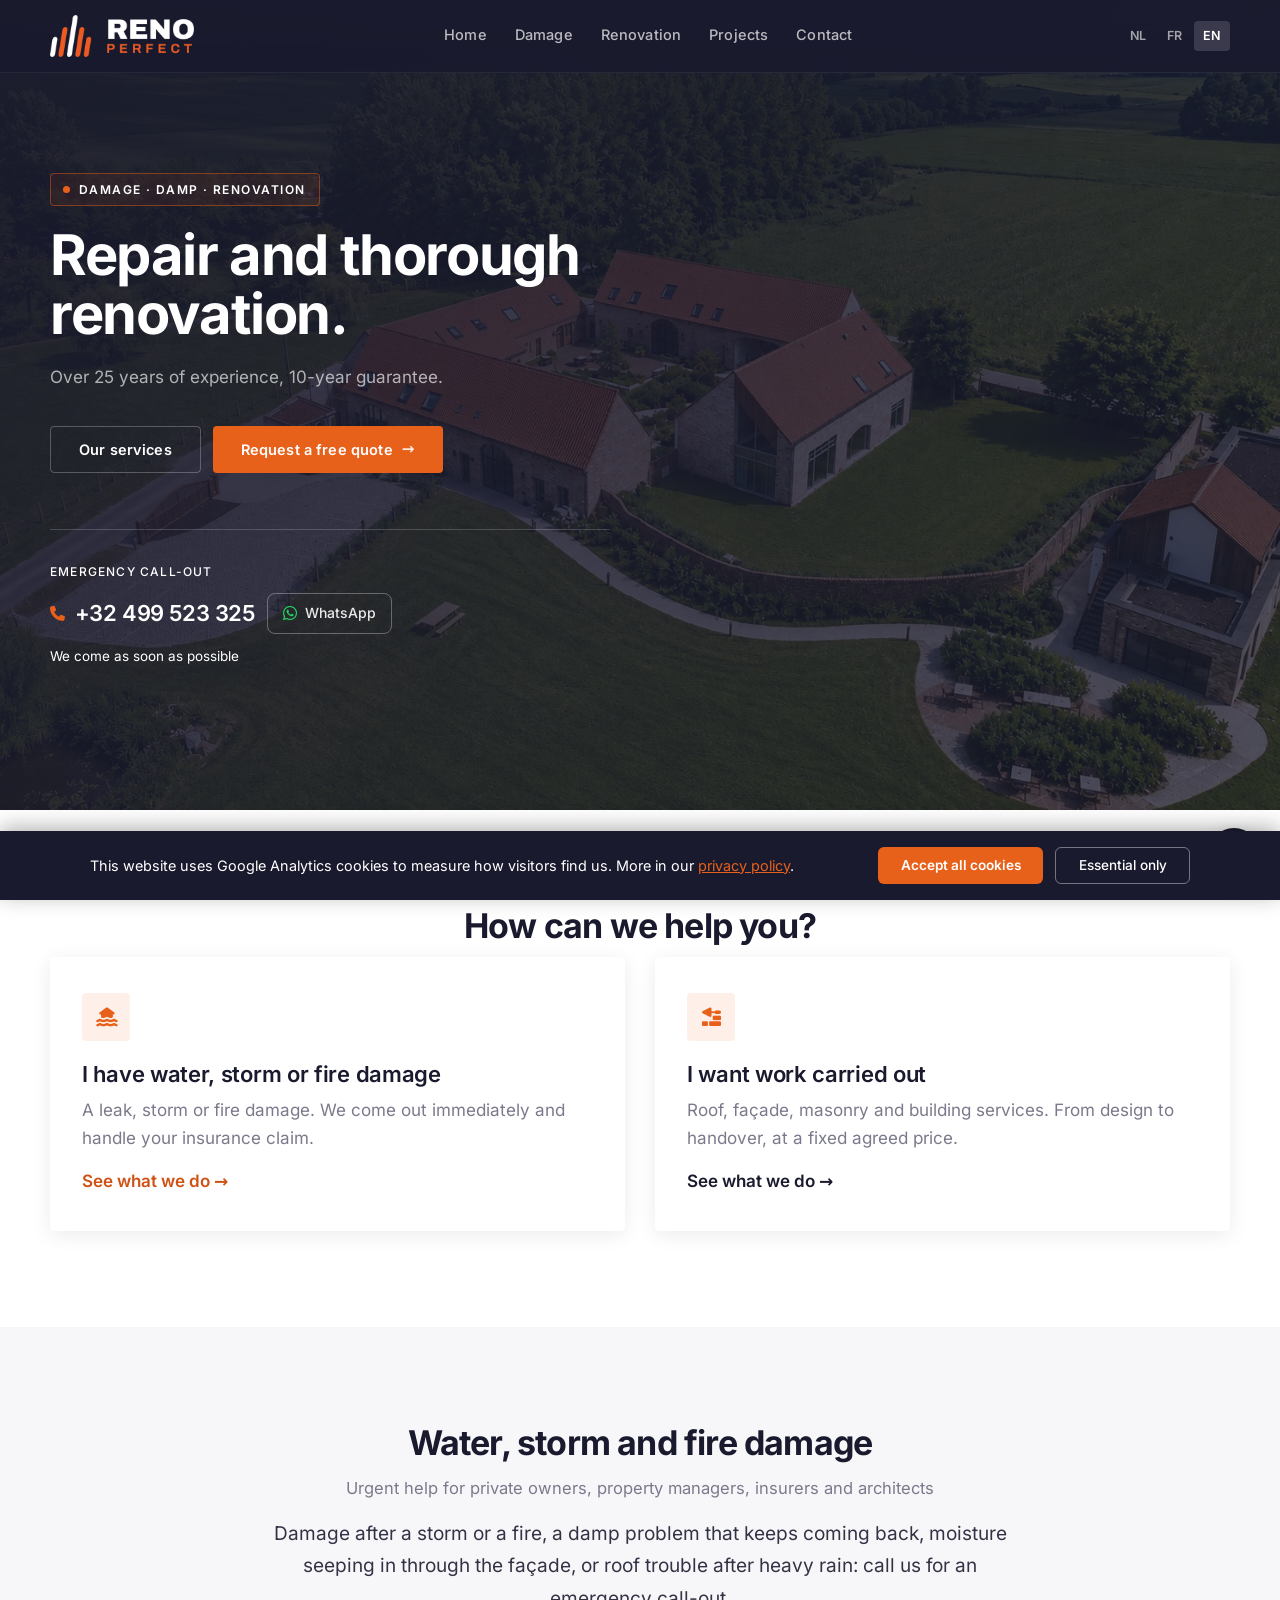
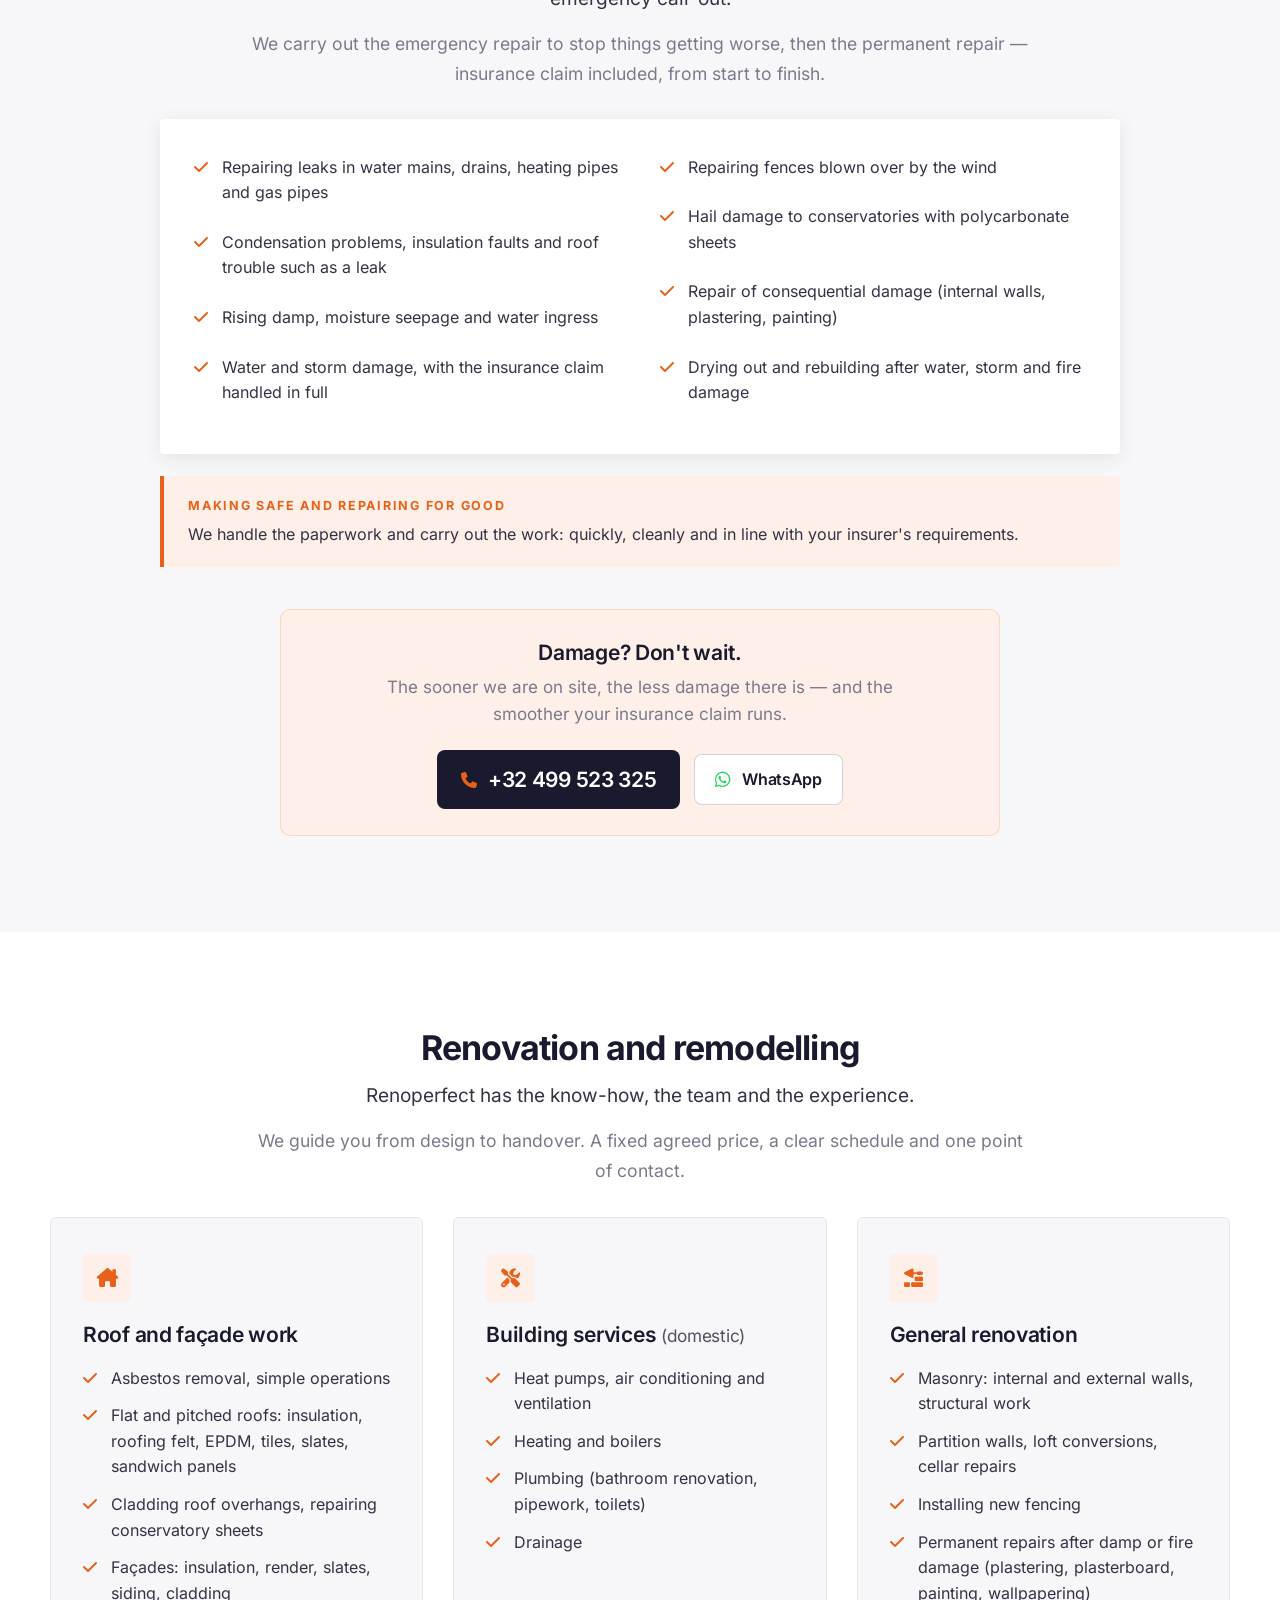
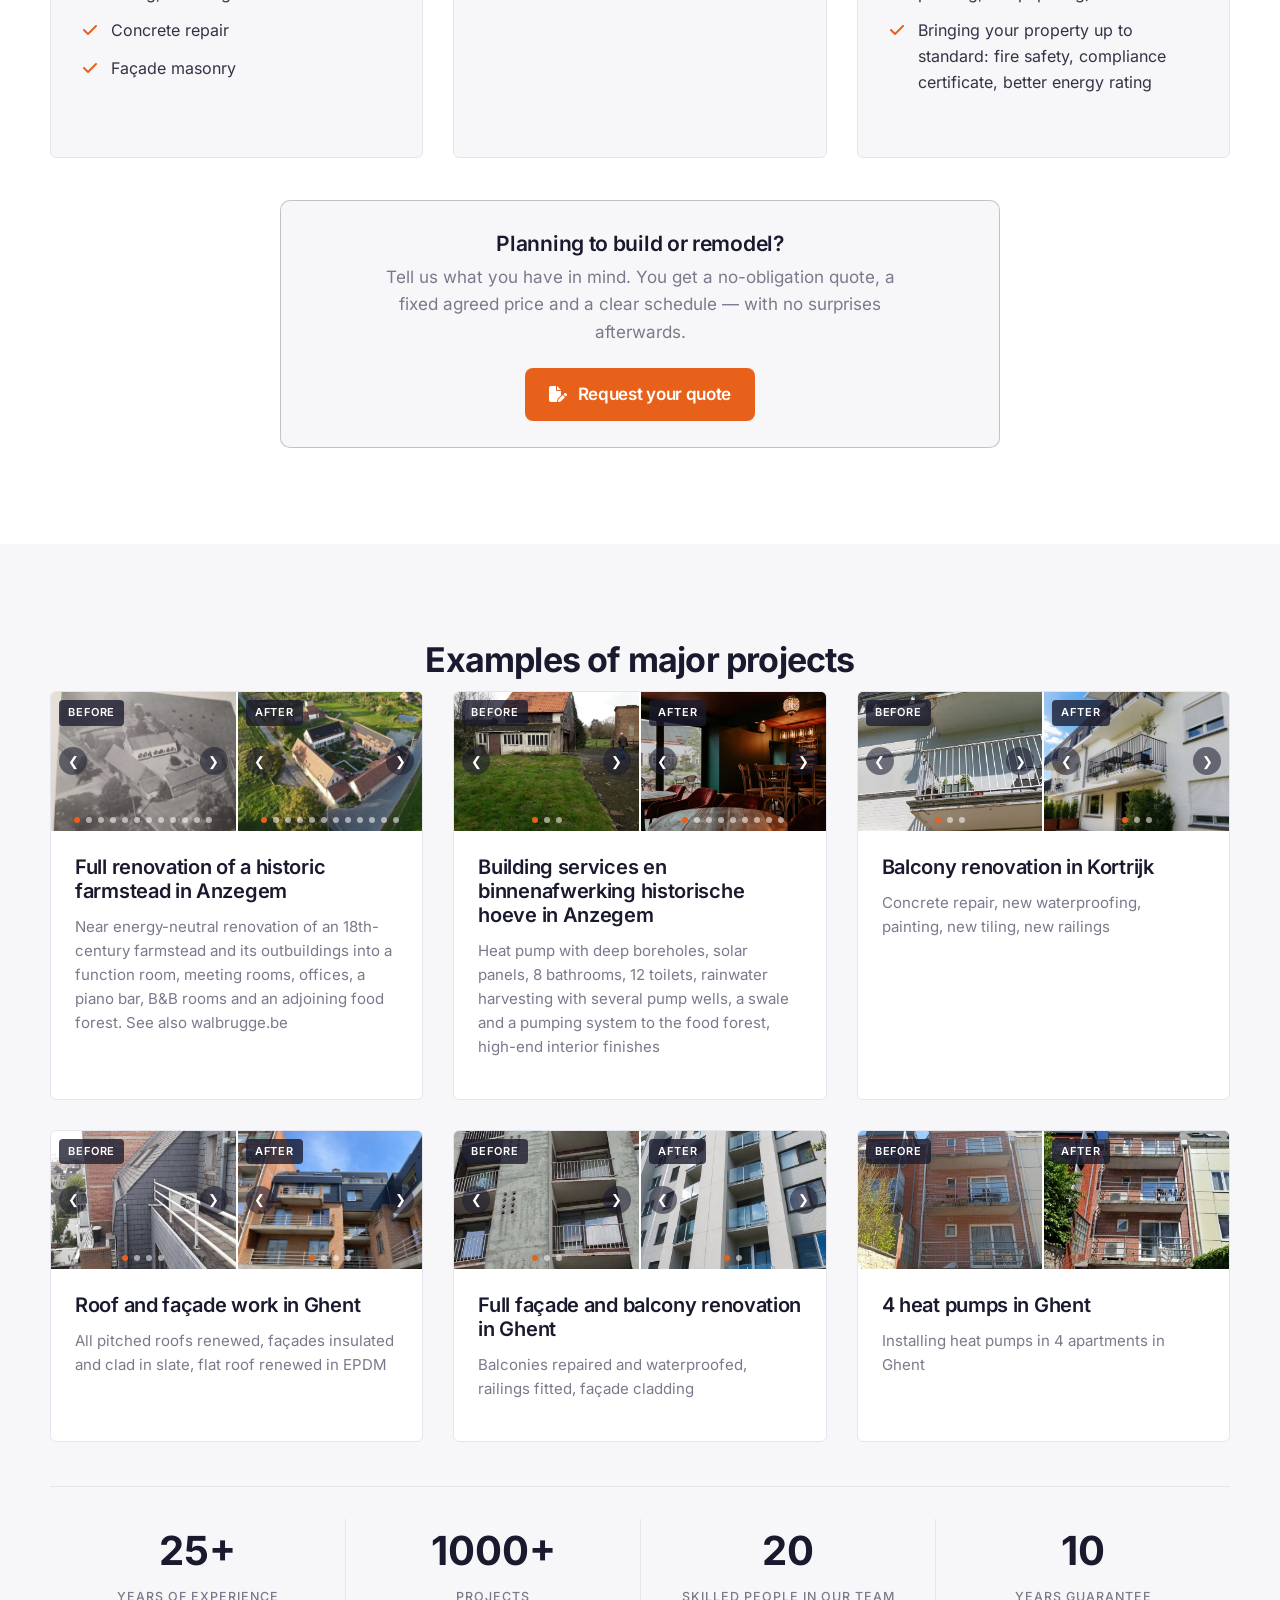
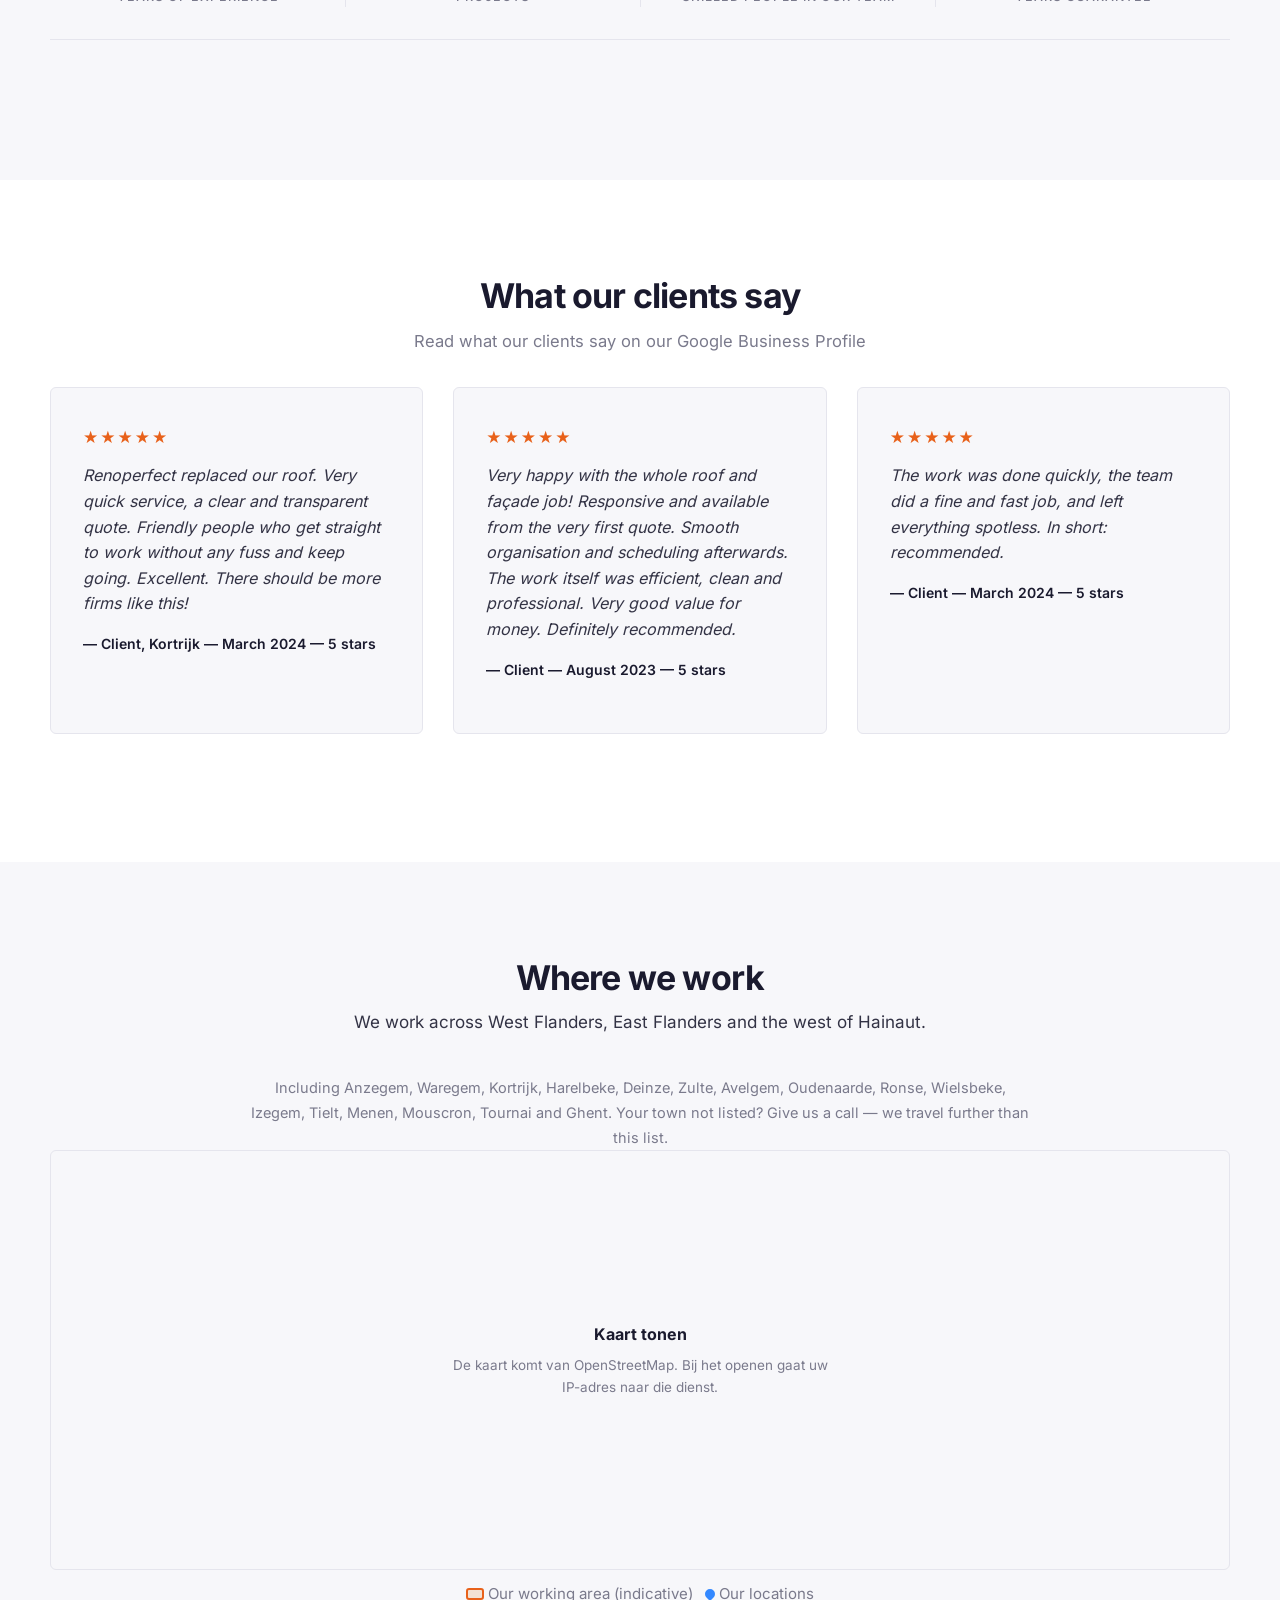
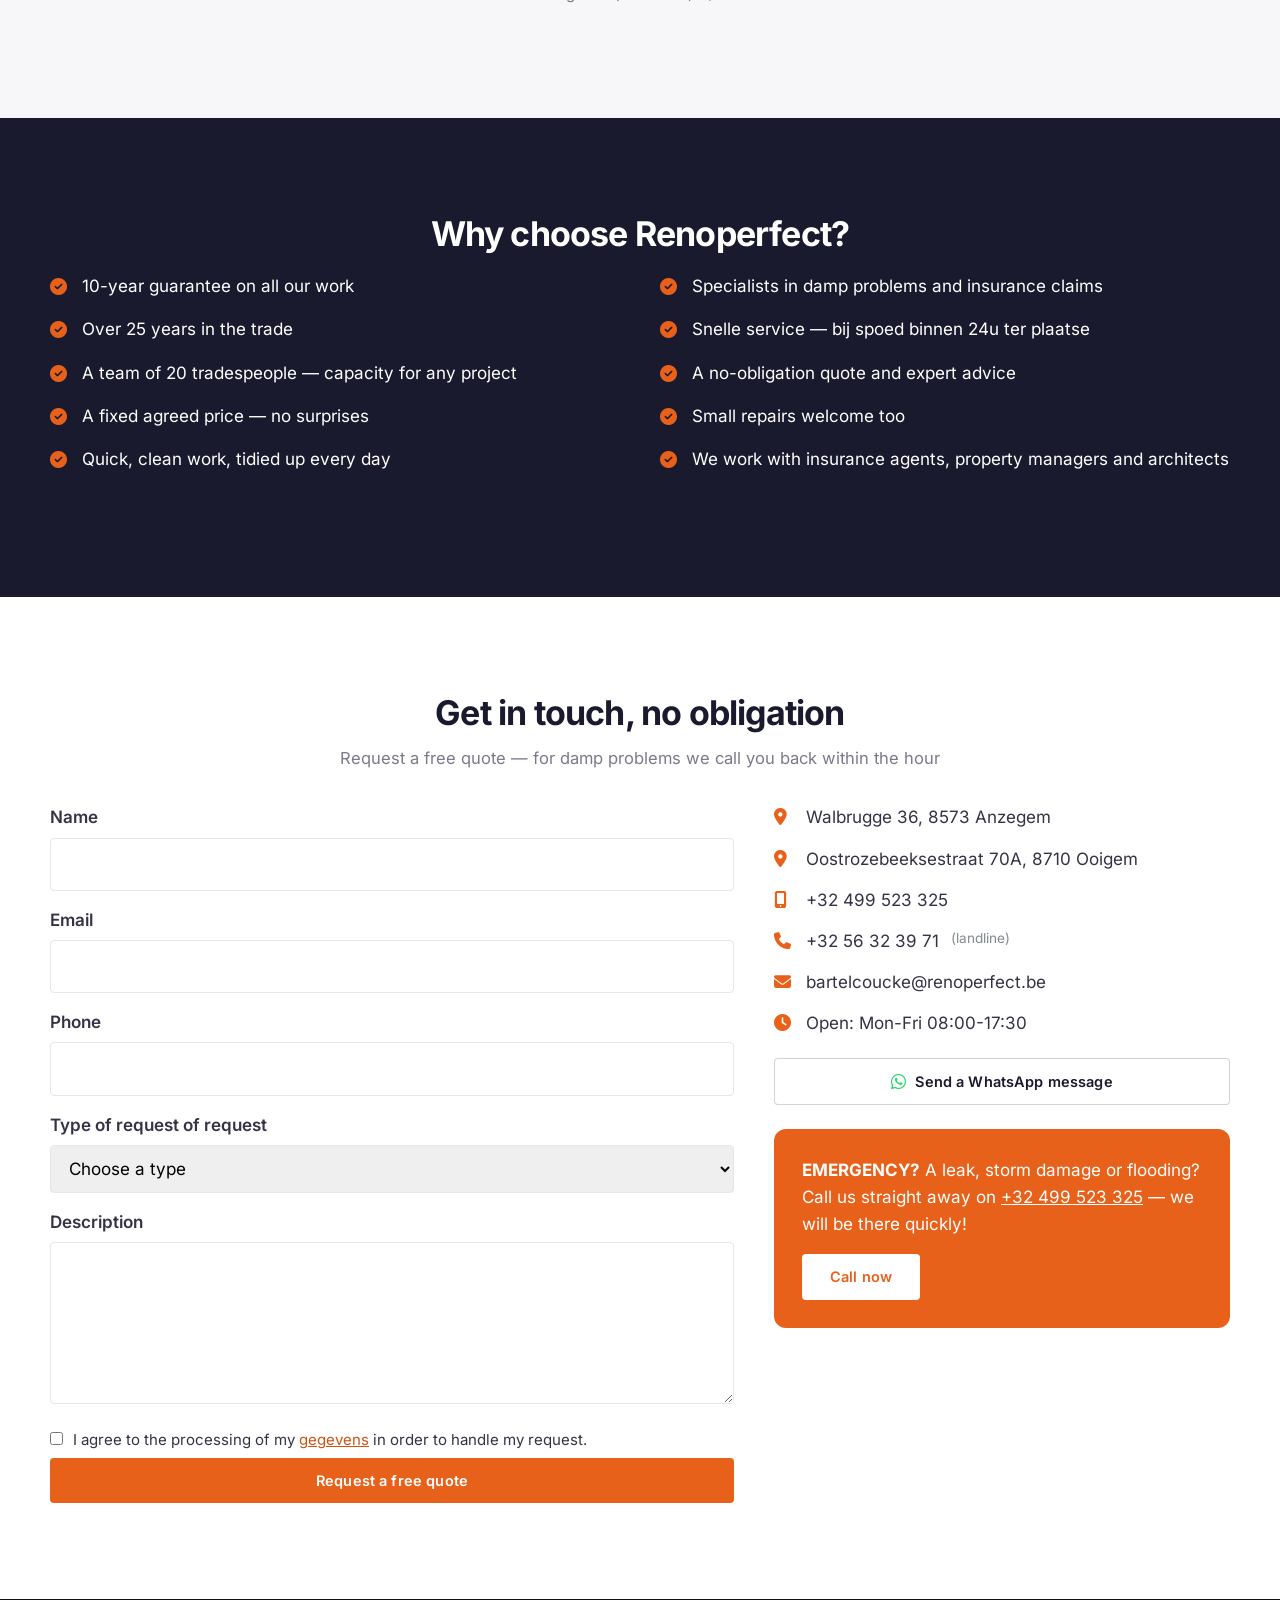
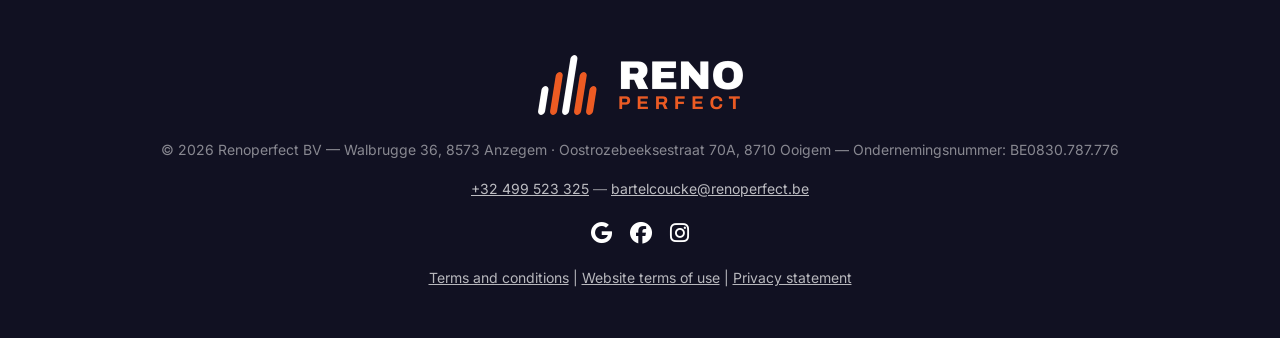
<file: en/index.html>
<!DOCTYPE html>
<html lang="en"><head>
  <meta charset="utf-8">
  <meta name="viewport" content="width=device-width, initial-scale=1">
  <title>Renoperfect — Damage repair and renovation in Flanders and western Hainaut</title>
  <meta name="description" content="Water, storm and fire damage, damp problems and full renovation. Over 25 years of experience, a 10-year guarantee, and your insurance claim handled from start to finish. Free quote.">
  <meta name="robots" content="index, follow, max-image-preview:large">
  <meta name="author" content="Renoperfect BV">
  <meta name="geo.region" content="BE-VWV">
  <meta name="geo.placename" content="Anzegem">
  <link rel="canonical" href="https://www.renoperfect.be/en/">
  <meta property="og:title" content="Renoperfect — Damage repair and renovation in Flanders and western Hainaut">
  <meta property="og:description" content="Water, storm and fire damage, damp problems and full renovation. Over 25 years of experience, a 10-year guarantee, and your insurance claim handled from start to finish. Free quote.">
  <meta property="og:type" content="website">
  <meta property="og:locale" content="en_GB">
  <meta property="og:site_name" content="Renoperfect">
  <meta property="og:url" content="https://www.renoperfect.be/en/">
  <meta name="twitter:card" content="summary_large_image">
  <meta name="twitter:title" content="Renoperfect — Damage repair and renovation in Flanders and western Hainaut">
  <meta name="twitter:description" content="Water, storm and fire damage, damp problems and full renovation. Over 25 years of experience, a 10-year guarantee, and your insurance claim handled from start to finish. Free quote.">
  <meta name="twitter:image" content="https://www.renoperfect.be/assets/img/hero.jpg">
  <link rel="stylesheet" href="../assets/css/inter.css?v=7f47f5d4">
  <!-- integrity = vingerafdruk van het bestand. Wordt er op het netwerk of bij de CDN iets
       aan gewijzigd, dan weigert de browser het te laden (2026-09-06). -->
  <link rel="stylesheet" href="../assets/css/fontawesome.css?v=5ceaaba2">
  <link rel="stylesheet" href="../assets/leaflet/leaflet.css">
  <link rel="icon" href="../assets/img/favicon.png" sizes="32x32">
  <link rel="icon" href="../assets/img/renoperfect-icoon.png" sizes="512x512">
  <link rel="apple-touch-icon" href="../assets/img/apple-touch-icon.png">
  <meta property="og:image" content="https://www.renoperfect.be/assets/img/renoperfect-logo.png">
  <link rel="stylesheet" href="../assets/css/style.css?v=962111b7">
  <script type="application/ld+json">
  {
    "@context": "https://schema.org",
    "@type": "GeneralContractor",
    "@id": "https://www.renoperfect.be/#organisatie",
    "name": "Renoperfect",
    "legalName": "Renoperfect BV",
    "url": "https://www.renoperfect.be/",
    "telephone": [
      "+32499523325",
      "+3256323971"
    ],
    "email": "bartelcoucke@renoperfect.be",
    "vatID": "BE0830787776",
    "logo": "https://www.renoperfect.be/assets/img/renoperfect-logo.png",
    "image": "https://www.renoperfect.be/assets/img/hero.jpg",
    "foundingDate": "2001",
    "numberOfEmployees": {
      "@type": "QuantitativeValue",
      "value": 20
    },
    "currenciesAccepted": "EUR",
    "priceRange": "€€",
    "description": "Specialist in schade door water, wind of brand, verzekeringsdossiers en grondige renovatie van dak, gevel, technieken en binnenafwerking.",
    "slogan": "Herstelling en grondige renovatie.",
    "address": {
      "@type": "PostalAddress",
      "streetAddress": "Walbrugge 36",
      "addressLocality": "Anzegem",
      "postalCode": "8573",
      "addressRegion": "West-Vlaanderen",
      "addressCountry": "BE"
    },
    "geo": {
      "@type": "GeoCoordinates",
      "latitude": 50.810367,
      "longitude": 3.465171
    },
    "location": [
      {
        "@type": "Place",
        "name": "Renoperfect — Anzegem",
        "address": {
          "@type": "PostalAddress",
          "streetAddress": "Walbrugge 36",
          "addressLocality": "Anzegem",
          "postalCode": "8573",
          "addressCountry": "BE"
        },
        "geo": {
          "@type": "GeoCoordinates",
          "latitude": 50.810367,
          "longitude": 3.465171
        }
      },
      {
        "@type": "Place",
        "name": "Renoperfect — Ooigem",
        "address": {
          "@type": "PostalAddress",
          "streetAddress": "Oostrozebeeksestraat 70A",
          "addressLocality": "Ooigem",
          "postalCode": "8710",
          "addressCountry": "BE"
        },
        "geo": {
          "@type": "GeoCoordinates",
          "latitude": 50.898416,
          "longitude": 3.33295
        }
      }
    ],
    "areaServed": [
      {
        "@type": "AdministrativeArea",
        "name": "West-Vlaanderen"
      },
      {
        "@type": "AdministrativeArea",
        "name": "Oost-Vlaanderen"
      },
      {
        "@type": "AdministrativeArea",
        "name": "Henegouwen (westen)"
      }
    ],
    "openingHoursSpecification": [
      {
        "@type": "OpeningHoursSpecification",
        "dayOfWeek": [
          "Monday",
          "Tuesday",
          "Wednesday",
          "Thursday",
          "Friday"
        ],
        "opens": "08:00",
        "closes": "17:30"
      }
    ],
    "knowsLanguage": [
      "nl-BE",
      "fr-BE"
    ],
    "hasOfferCatalog": {
      "@type": "OfferCatalog",
      "name": "Diensten van Renoperfect",
      "itemListElement": [
        {
          "@type": "Offer",
          "itemOffered": {
            "@type": "Service",
            "name": "Herstel van lekken in waterleidingen, riolering, chauffage- en gasleidingen"
          }
        },
        {
          "@type": "Offer",
          "itemOffered": {
            "@type": "Service",
            "name": "Herstel van storm-, hagel- en brandschade met volledige verzekeringsafhandeling"
          }
        },
        {
          "@type": "Offer",
          "itemOffered": {
            "@type": "Service",
            "name": "Behandeling van opstijgend vocht, condensatie en waterinfiltratie"
          }
        },
        {
          "@type": "Offer",
          "itemOffered": {
            "@type": "Service",
            "name": "Dak- en gevelwerken: isolatie, EPDM, pannen, leien, crepi en betonherstel"
          }
        },
        {
          "@type": "Offer",
          "itemOffered": {
            "@type": "Service",
            "name": "Technieken: warmtepompen, airco, ventilatie, chauffage en sanitair"
          }
        },
        {
          "@type": "Offer",
          "itemOffered": {
            "@type": "Service",
            "name": "Algemene renovatie en conform maken van een eigendom"
          }
        }
      ]
    }
  }
  </script>
  <script type="application/ld+json">
  {
    "@context": "https://schema.org",
    "@type": "WebSite",
    "@id": "https://www.renoperfect.be/#website",
    "url": "https://www.renoperfect.be/",
    "name": "Renoperfect",
    "inLanguage": "en",
    "publisher": {
      "@id": "https://www.renoperfect.be/#organisatie"
    }
  }
  </script>
  <link rel="alternate" hreflang="nl-BE" href="https://www.renoperfect.be/">
  <link rel="alternate" hreflang="fr-BE" href="https://www.renoperfect.be/fr/">
  <link rel="alternate" hreflang="en" href="https://www.renoperfect.be/en/">
  <link rel="alternate" hreflang="x-default" href="https://www.renoperfect.be/">
</head>
<body style="">
  <header class="header">
    <div class="wrap header-inner">
      <a class="logo" href="#home" aria-label="Renoperfect — to the home page">
        <img src="../assets/img/renoperfect-logo-wit.png" alt="Renoperfect" width="205" height="60">
      </a>
      <button class="menu-toggle" type="button" aria-label="Menu" aria-expanded="false">☰</button>
      <nav class="nav" aria-label="Main menu">
        <a href="#home">Home</a>
        <a href="#schade">Damage</a>
        <a href="#renovatie">Renovation</a>
        <a href="#projecten">Projects</a>
        <a href="#contact">Contact</a>
      </nav>
        <div class="taalkiezer"><a href="/" hreflang="nl-BE" lang="nl">NL</a><a href="/fr/" hreflang="fr-BE" lang="fr">FR</a><a class="taal-actief" href="/en/" hreflang="en" lang="en">EN</a></div>
    </div>
  </header>

  <section class="hero" id="home">
    <div class="wrap">
      <!-- Links uitgelijnd blok in plaats van alles gecentreerd (2026-09-06, vraag Bartel:
           "te kinderlijk, veel te veel kleur"). Een leeskolom met een vaste linkermarge
           leest rustiger dan drie gecentreerde regels van verschillende lengte, en laat de
           foto rechts vrij. Oranje blijft de enige accentkleur. -->
      <div class="hero-inhoud">
        <p class="hero-badge"><span class="hero-badge-stip" aria-hidden="true"></span>Damage · Damp · Renovation</p>
        <h1>Repair and thorough renovation.</h1>
        <p class="lead-hero">Over 25 years of experience, 10-year guarantee.</p>
        <div class="hero-btns">
          <a class="btn btn-ghost" href="#diensten">Our services</a>
          <a class="btn btn-primair" href="#contact">Request a free quote <span class="btn-pijl" aria-hidden="true">→</span></a>
        </div>
        <!-- Spoed als rustige regel onder een dun scheidingslijntje, niet als een tweede
             blok vol knoppen. Het nummer is het enige dat opvalt; WhatsApp staat ernaast
             als omlijnde knop zodat er geen derde felle kleur bij komt. -->
        <div class="hero-spoed">
          <p class="hero-spoed-label">Emergency call-out</p>
          <div class="hero-spoed-rij">
            <a class="hero-tel" href="tel:+32499523325">
              <i class="fa-solid fa-phone" aria-hidden="true"></i>
              <span>+32 499 523 325</span>
            </a>
            <a class="hero-wa" href="https://wa.me/32499523325" target="_blank" rel="noopener">
              <i class="fa-brands fa-whatsapp" aria-hidden="true"></i>
              <span>WhatsApp</span>
            </a>
          </div>
          <p class="hero-spoed-noot">We come as soon as possible</p>
        </div>
      </div>
    </div>
  </section>

  <section class="sectie keuzeblok" id="diensten">
    <div class="wrap">
      <h2>How can we help you?</h2>
      <div class="twee-kol keuzes">
        <a class="keuze keuze-schade" href="#schade">
          <i class="fa-solid fa-house-flood-water" aria-hidden="true"></i>
          <h3>I have water, storm or fire damage</h3>
          <p>A leak, storm or fire damage. We come out immediately and handle your insurance claim.</p>
          <span class="keuze-actie">See what we do →</span>
        </a>
        <a class="keuze keuze-renovatie" href="#renovatie">
          <i class="fa-solid fa-trowel-bricks" aria-hidden="true"></i>
          <h3>I want work carried out</h3>
          <p>Roof, façade, masonry and building services. From design to handover, at a fixed agreed price.</p>
          <span class="keuze-actie">See what we do →</span>
        </a>
      </div>
    </div>
  </section>

  <section class="sectie sectie-licht" id="schade">
    <div class="wrap">
      <h2>Water, storm and fire damage</h2>
      <p class="lead">Urgent help for private owners, property managers, insurers and architects</p>
      <div class="sectie-intro">
        <p class="intro">Damage after a storm or a fire, a damp problem that keeps coming back, moisture seeping in through the façade, or roof trouble after heavy rain: call us for an emergency call-out.</p>
        <p class="intro">We carry out the emergency repair to stop things getting worse, then the permanent repair — insurance claim included, from start to finish.</p>
      </div>
      <div class="dienst-lijst">
        <ul class="check">
            <li>Repairing leaks in water mains, drains, heating pipes and gas pipes</li>
            <li>Condensation problems, insulation faults and roof trouble such as a leak</li>
            <li>Rising damp, moisture seepage and water ingress</li>
            <li>Water and storm damage, with the insurance claim handled in full</li>
            <li>Repairing fences blown over by the wind</li>
            <li>Hail damage to conservatories with polycarbonate sheets</li>
            <li>Repair of consequential damage (internal walls, plastering, painting)</li>
            <li>Drying out and rebuilding after water, storm and fire damage</li>
          </ul>
      </div>
      <div class="dienst-noot">
        <p class="dienst-noot-kop">Making safe and repairing for good</p>
        <p>We handle the paperwork and carry out the work: quickly, cleanly and in line with your insurer's requirements.</p>
      </div>
      <div class="bel-blok">
        <h3>Damage? Don't wait.</h3>
        <p>The sooner we are on site, the less damage there is — and the smoother your insurance claim runs.</p>
        <div class="bel-acties">
          <a class="bel-groot" href="tel:+32499523325">
            <i class="fa-solid fa-phone" aria-hidden="true"></i>
            <span>+32 499 523 325</span>
          </a>
          <a class="bel-groot bel-wa" href="https://wa.me/32499523325" target="_blank" rel="noopener">
            <i class="fa-brands fa-whatsapp" aria-hidden="true"></i>
            <span>WhatsApp</span>
          </a>
        </div>
      </div>
    </div>
  </section>

  <section class="sectie" id="renovatie">
    <div class="wrap">
      <h2>Renovation and remodelling</h2>
      <div class="sectie-intro">
        <p class="intro">Renoperfect has the know-how, the team and the experience.</p>
        <p class="intro">We guide you from design to handover. A fixed agreed price, a clear schedule and one point of contact.</p>
      </div>
      <div class="drie-kol">
        <article class="kaart kaart-grijs">
          <i class="fa-solid fa-house-chimney icoon-donker" aria-hidden="true"></i>
          <h3>Roof and façade work</h3>
          <ul class="check check-accent">
            <li>Asbestos removal, simple operations</li>
            <li>Flat and pitched roofs: insulation, roofing felt, EPDM, tiles, slates, sandwich panels</li>
            <li>Cladding roof overhangs, repairing conservatory sheets</li>
            <li>Façades: insulation, render, slates, siding, cladding</li>
            <li>Concrete repair</li>
            <li>Façade masonry</li>
          </ul>
        </article>
        <article class="kaart kaart-grijs">
          <i class="fa-solid fa-screwdriver-wrench icoon-donker" aria-hidden="true"></i>
          <h3>Building services <span class="kop-toevoeging">(domestic)</span></h3>
          <ul class="check check-accent">
            <li>Heat pumps, air conditioning and ventilation</li>
            <li>Heating and boilers</li>
            <li>Plumbing (bathroom renovation, pipework, toilets)</li>
            <li>Drainage</li>
          </ul>
        </article>
        <article class="kaart kaart-grijs">
          <i class="fa-solid fa-trowel-bricks icoon-donker" aria-hidden="true"></i>
          <h3>General renovation</h3>
          <ul class="check check-accent">
            <li>Masonry: internal and external walls, structural work</li>
            <li>Partition walls, loft conversions, cellar repairs</li>
            <li>Installing new fencing</li>
            <li>Permanent repairs after damp or fire damage (plastering, plasterboard, painting, wallpapering)</li>
            <li>Bringing your property up to standard: fire safety, compliance certificate, better energy rating</li>
          </ul>
        </article>
      </div>
      <div class="bel-blok blok-renovatie">
        <h3>Planning to build or remodel?</h3>
        <p>Tell us what you have in mind. You get a no-obligation quote, a fixed agreed price and a clear schedule — with no surprises afterwards.</p>
        <a class="bel-groot" href="#contact">
          <i class="fa-solid fa-file-pen" aria-hidden="true"></i>
          <span>Request your quote</span>
        </a>
      </div>
    </div>
  </section>

  <section class="sectie sectie-licht" id="projecten">
    <div class="wrap">
      <h2>Examples of major projects</h2>
      <div class="projecten-grid">
        <article class="project">
          <div class="voor-na">
            <!-- Twee rechthoeken per project: links before the work, rechts erna. In elke
                 rechthoek passen meerdere foto's; een foto toevoegen is een extra
                 <div class="foto"> met een <img> erin. Pijltjes en stippen verschijnen
                 vanzelf zodra er meer dan een foto in zit. -->
            <div class="fotos" data-fotos="" data-kant="Before the work">
              <span class="fotos-label">Before</span>
              <div class="fotos-spoor">
                
              <div class="foto"><picture><source type="image/webp" srcset="../assets/img/projecten/gevelrenovatie-met-isolatie-anzegem-voor-de-werken-1932076104-800.webp 800w, ../assets/img/projecten/gevelrenovatie-met-isolatie-anzegem-voor-de-werken-1932076104.webp 1600w" sizes="(max-width: 767px) 45vw, 190px"><img loading="lazy" decoding="async" src="../assets/img/projecten/gevelrenovatie-met-isolatie-anzegem-voor-de-werken-1932076104.jpg" data-groot="../assets/img/projecten/gevelrenovatie-met-isolatie-anzegem-voor-de-werken-1932076104.webp" alt="Gevelrenovatie met isolatie — Anzegem — before the work"></picture></div><div class="foto"><picture><source type="image/webp" srcset="../assets/img/projecten/gevelrenovatie-met-isolatie-anzegem-voor-de-werken-1932166761-800.webp 800w, ../assets/img/projecten/gevelrenovatie-met-isolatie-anzegem-voor-de-werken-1932166761.webp 1600w" sizes="(max-width: 767px) 45vw, 190px"><img loading="lazy" decoding="async" src="../assets/img/projecten/gevelrenovatie-met-isolatie-anzegem-voor-de-werken-1932166761.jpg" data-groot="../assets/img/projecten/gevelrenovatie-met-isolatie-anzegem-voor-de-werken-1932166761.webp" alt="Gevelrenovatie met isolatie — Anzegem — before the work"></picture></div><div class="foto"><picture><source type="image/webp" srcset="../assets/img/projecten/gevelrenovatie-met-isolatie-anzegem-voor-de-werken-1932245188-800.webp 800w, ../assets/img/projecten/gevelrenovatie-met-isolatie-anzegem-voor-de-werken-1932245188.webp 1600w" sizes="(max-width: 767px) 45vw, 190px"><img loading="lazy" decoding="async" src="../assets/img/projecten/gevelrenovatie-met-isolatie-anzegem-voor-de-werken-1932245188.jpg" data-groot="../assets/img/projecten/gevelrenovatie-met-isolatie-anzegem-voor-de-werken-1932245188.webp" alt="Gevelrenovatie met isolatie — Anzegem — before the work"></picture></div><div class="foto"><picture><source type="image/webp" srcset="../assets/img/projecten/gevelrenovatie-met-isolatie-anzegem-voor-de-werken-1932309227-800.webp 800w, ../assets/img/projecten/gevelrenovatie-met-isolatie-anzegem-voor-de-werken-1932309227.webp 1600w" sizes="(max-width: 767px) 45vw, 190px"><img loading="lazy" decoding="async" src="../assets/img/projecten/gevelrenovatie-met-isolatie-anzegem-voor-de-werken-1932309227.jpg" data-groot="../assets/img/projecten/gevelrenovatie-met-isolatie-anzegem-voor-de-werken-1932309227.webp" alt="Gevelrenovatie met isolatie — Anzegem — before the work"></picture></div><div class="foto"><picture><source type="image/webp" srcset="../assets/img/projecten/gevelrenovatie-met-isolatie-anzegem-voor-de-werken-1932390113-800.webp 800w, ../assets/img/projecten/gevelrenovatie-met-isolatie-anzegem-voor-de-werken-1932390113.webp 1600w" sizes="(max-width: 767px) 45vw, 190px"><img loading="lazy" decoding="async" src="../assets/img/projecten/gevelrenovatie-met-isolatie-anzegem-voor-de-werken-1932390113.jpg" data-groot="../assets/img/projecten/gevelrenovatie-met-isolatie-anzegem-voor-de-werken-1932390113.webp" alt="Gevelrenovatie met isolatie — Anzegem — before the work"></picture></div><div class="foto"><picture><source type="image/webp" srcset="../assets/img/projecten/gevelrenovatie-met-isolatie-anzegem-voor-de-werken-1932466880-800.webp 800w, ../assets/img/projecten/gevelrenovatie-met-isolatie-anzegem-voor-de-werken-1932466880.webp 1600w" sizes="(max-width: 767px) 45vw, 190px"><img loading="lazy" decoding="async" src="../assets/img/projecten/gevelrenovatie-met-isolatie-anzegem-voor-de-werken-1932466880.jpg" data-groot="../assets/img/projecten/gevelrenovatie-met-isolatie-anzegem-voor-de-werken-1932466880.webp" alt="Gevelrenovatie met isolatie — Anzegem — before the work"></picture></div><div class="foto"><picture><source type="image/webp" srcset="../assets/img/projecten/gevelrenovatie-met-isolatie-anzegem-voor-de-werken-1932535946-800.webp 800w, ../assets/img/projecten/gevelrenovatie-met-isolatie-anzegem-voor-de-werken-1932535946.webp 1600w" sizes="(max-width: 767px) 45vw, 190px"><img loading="lazy" decoding="async" src="../assets/img/projecten/gevelrenovatie-met-isolatie-anzegem-voor-de-werken-1932535946.jpg" data-groot="../assets/img/projecten/gevelrenovatie-met-isolatie-anzegem-voor-de-werken-1932535946.webp" alt="Gevelrenovatie met isolatie — Anzegem — before the work"></picture></div><div class="foto"><picture><source type="image/webp" srcset="../assets/img/projecten/gevelrenovatie-met-isolatie-anzegem-voor-de-werken-1933092277-800.webp 800w, ../assets/img/projecten/gevelrenovatie-met-isolatie-anzegem-voor-de-werken-1933092277.webp 1600w" sizes="(max-width: 767px) 45vw, 190px"><img loading="lazy" decoding="async" src="../assets/img/projecten/gevelrenovatie-met-isolatie-anzegem-voor-de-werken-1933092277.jpg" data-groot="../assets/img/projecten/gevelrenovatie-met-isolatie-anzegem-voor-de-werken-1933092277.webp" alt="Gevelrenovatie met isolatie — Anzegem — before the work"></picture></div><div class="foto"><picture><source type="image/webp" srcset="../assets/img/projecten/gevelrenovatie-met-isolatie-anzegem-voor-de-werken-1933161142-800.webp 800w, ../assets/img/projecten/gevelrenovatie-met-isolatie-anzegem-voor-de-werken-1933161142.webp 1600w" sizes="(max-width: 767px) 45vw, 190px"><img loading="lazy" decoding="async" src="../assets/img/projecten/gevelrenovatie-met-isolatie-anzegem-voor-de-werken-1933161142.jpg" data-groot="../assets/img/projecten/gevelrenovatie-met-isolatie-anzegem-voor-de-werken-1933161142.webp" alt="Gevelrenovatie met isolatie — Anzegem — before the work"></picture></div><div class="foto"><picture><source type="image/webp" srcset="../assets/img/projecten/gevelrenovatie-met-isolatie-anzegem-voor-de-werken-1933227709-800.webp 800w, ../assets/img/projecten/gevelrenovatie-met-isolatie-anzegem-voor-de-werken-1933227709.webp 1600w" sizes="(max-width: 767px) 45vw, 190px"><img loading="lazy" decoding="async" src="../assets/img/projecten/gevelrenovatie-met-isolatie-anzegem-voor-de-werken-1933227709.jpg" data-groot="../assets/img/projecten/gevelrenovatie-met-isolatie-anzegem-voor-de-werken-1933227709.webp" alt="Gevelrenovatie met isolatie — Anzegem — before the work"></picture></div><div class="foto"><picture><source type="image/webp" srcset="../assets/img/projecten/gevelrenovatie-met-isolatie-anzegem-voor-de-werken-1933292874-800.webp 800w, ../assets/img/projecten/gevelrenovatie-met-isolatie-anzegem-voor-de-werken-1933292874.webp 1600w" sizes="(max-width: 767px) 45vw, 190px"><img loading="lazy" decoding="async" src="../assets/img/projecten/gevelrenovatie-met-isolatie-anzegem-voor-de-werken-1933292874.jpg" data-groot="../assets/img/projecten/gevelrenovatie-met-isolatie-anzegem-voor-de-werken-1933292874.webp" alt="Gevelrenovatie met isolatie — Anzegem — before the work"></picture></div><div class="foto"><picture><source type="image/webp" srcset="../assets/img/projecten/gevelrenovatie-met-isolatie-anzegem-voor-de-werken-1933411749-800.webp 800w, ../assets/img/projecten/gevelrenovatie-met-isolatie-anzegem-voor-de-werken-1933411749.webp 1600w" sizes="(max-width: 767px) 45vw, 190px"><img loading="lazy" decoding="async" src="../assets/img/projecten/gevelrenovatie-met-isolatie-anzegem-voor-de-werken-1933411749.jpg" data-groot="../assets/img/projecten/gevelrenovatie-met-isolatie-anzegem-voor-de-werken-1933411749.webp" alt="Gevelrenovatie met isolatie — Anzegem — before the work"></picture></div></div>
            </div>
            <div class="fotos" data-fotos="" data-kant="After the work">
              <span class="fotos-label">After</span>
              <div class="fotos-spoor">
                
              <div class="foto"><picture><source type="image/webp" srcset="../assets/img/projecten/gevelrenovatie-met-isolatie-anzegem-na-de-werken-1932138036-800.webp 800w, ../assets/img/projecten/gevelrenovatie-met-isolatie-anzegem-na-de-werken-1932138036.webp 1600w" sizes="(max-width: 767px) 45vw, 190px"><img loading="lazy" decoding="async" src="../assets/img/projecten/gevelrenovatie-met-isolatie-anzegem-na-de-werken-1932138036.jpg" data-groot="../assets/img/projecten/gevelrenovatie-met-isolatie-anzegem-na-de-werken-1932138036.webp" alt="Gevelrenovatie met isolatie — Anzegem — after the work"></picture></div><div class="foto"><picture><source type="image/webp" srcset="../assets/img/projecten/gevelrenovatie-met-isolatie-anzegem-na-de-werken-1932211330-800.webp 800w, ../assets/img/projecten/gevelrenovatie-met-isolatie-anzegem-na-de-werken-1932211330.webp 1600w" sizes="(max-width: 767px) 45vw, 190px"><img loading="lazy" decoding="async" src="../assets/img/projecten/gevelrenovatie-met-isolatie-anzegem-na-de-werken-1932211330.jpg" data-groot="../assets/img/projecten/gevelrenovatie-met-isolatie-anzegem-na-de-werken-1932211330.webp" alt="Gevelrenovatie met isolatie — Anzegem — after the work"></picture></div><div class="foto"><picture><source type="image/webp" srcset="../assets/img/projecten/gevelrenovatie-met-isolatie-anzegem-na-de-werken-1932274968-800.webp 800w, ../assets/img/projecten/gevelrenovatie-met-isolatie-anzegem-na-de-werken-1932274968.webp 1600w" sizes="(max-width: 767px) 45vw, 190px"><img loading="lazy" decoding="async" src="../assets/img/projecten/gevelrenovatie-met-isolatie-anzegem-na-de-werken-1932274968.jpg" data-groot="../assets/img/projecten/gevelrenovatie-met-isolatie-anzegem-na-de-werken-1932274968.webp" alt="Gevelrenovatie met isolatie — Anzegem — after the work"></picture></div><div class="foto"><picture><source type="image/webp" srcset="../assets/img/projecten/gevelrenovatie-met-isolatie-anzegem-na-de-werken-1932358132-800.webp 800w, ../assets/img/projecten/gevelrenovatie-met-isolatie-anzegem-na-de-werken-1932358132.webp 1600w" sizes="(max-width: 767px) 45vw, 190px"><img loading="lazy" decoding="async" src="../assets/img/projecten/gevelrenovatie-met-isolatie-anzegem-na-de-werken-1932358132.jpg" data-groot="../assets/img/projecten/gevelrenovatie-met-isolatie-anzegem-na-de-werken-1932358132.webp" alt="Gevelrenovatie met isolatie — Anzegem — after the work"></picture></div><div class="foto"><picture><source type="image/webp" srcset="../assets/img/projecten/gevelrenovatie-met-isolatie-anzegem-na-de-werken-1932423631-800.webp 800w, ../assets/img/projecten/gevelrenovatie-met-isolatie-anzegem-na-de-werken-1932423631.webp 1600w" sizes="(max-width: 767px) 45vw, 190px"><img loading="lazy" decoding="async" src="../assets/img/projecten/gevelrenovatie-met-isolatie-anzegem-na-de-werken-1932423631.jpg" data-groot="../assets/img/projecten/gevelrenovatie-met-isolatie-anzegem-na-de-werken-1932423631.webp" alt="Gevelrenovatie met isolatie — Anzegem — after the work"></picture></div><div class="foto"><picture><source type="image/webp" srcset="../assets/img/projecten/gevelrenovatie-met-isolatie-anzegem-na-de-werken-1932504371-800.webp 800w, ../assets/img/projecten/gevelrenovatie-met-isolatie-anzegem-na-de-werken-1932504371.webp 1600w" sizes="(max-width: 767px) 45vw, 190px"><img loading="lazy" decoding="async" src="../assets/img/projecten/gevelrenovatie-met-isolatie-anzegem-na-de-werken-1932504371.jpg" data-groot="../assets/img/projecten/gevelrenovatie-met-isolatie-anzegem-na-de-werken-1932504371.webp" alt="Gevelrenovatie met isolatie — Anzegem — after the work"></picture></div><div class="foto"><picture><source type="image/webp" srcset="../assets/img/projecten/gevelrenovatie-met-isolatie-anzegem-na-de-werken-1933048563-800.webp 800w, ../assets/img/projecten/gevelrenovatie-met-isolatie-anzegem-na-de-werken-1933048563.webp 1600w" sizes="(max-width: 767px) 45vw, 190px"><img loading="lazy" decoding="async" src="../assets/img/projecten/gevelrenovatie-met-isolatie-anzegem-na-de-werken-1933048563.jpg" data-groot="../assets/img/projecten/gevelrenovatie-met-isolatie-anzegem-na-de-werken-1933048563.webp" alt="Gevelrenovatie met isolatie — Anzegem — after the work"></picture></div><div class="foto"><picture><source type="image/webp" srcset="../assets/img/projecten/gevelrenovatie-met-isolatie-anzegem-na-de-werken-1933127651-800.webp 800w, ../assets/img/projecten/gevelrenovatie-met-isolatie-anzegem-na-de-werken-1933127651.webp 1600w" sizes="(max-width: 767px) 45vw, 190px"><img loading="lazy" decoding="async" src="../assets/img/projecten/gevelrenovatie-met-isolatie-anzegem-na-de-werken-1933127651.jpg" data-groot="../assets/img/projecten/gevelrenovatie-met-isolatie-anzegem-na-de-werken-1933127651.webp" alt="Gevelrenovatie met isolatie — Anzegem — after the work"></picture></div><div class="foto"><picture><source type="image/webp" srcset="../assets/img/projecten/gevelrenovatie-met-isolatie-anzegem-na-de-werken-1933192630-800.webp 800w, ../assets/img/projecten/gevelrenovatie-met-isolatie-anzegem-na-de-werken-1933192630.webp 1600w" sizes="(max-width: 767px) 45vw, 190px"><img loading="lazy" decoding="async" src="../assets/img/projecten/gevelrenovatie-met-isolatie-anzegem-na-de-werken-1933192630.jpg" data-groot="../assets/img/projecten/gevelrenovatie-met-isolatie-anzegem-na-de-werken-1933192630.webp" alt="Gevelrenovatie met isolatie — Anzegem — after the work"></picture></div><div class="foto"><picture><source type="image/webp" srcset="../assets/img/projecten/gevelrenovatie-met-isolatie-anzegem-na-de-werken-1933261052-800.webp 800w, ../assets/img/projecten/gevelrenovatie-met-isolatie-anzegem-na-de-werken-1933261052.webp 1600w" sizes="(max-width: 767px) 45vw, 190px"><img loading="lazy" decoding="async" src="../assets/img/projecten/gevelrenovatie-met-isolatie-anzegem-na-de-werken-1933261052.jpg" data-groot="../assets/img/projecten/gevelrenovatie-met-isolatie-anzegem-na-de-werken-1933261052.webp" alt="Gevelrenovatie met isolatie — Anzegem — after the work"></picture></div><div class="foto"><picture><source type="image/webp" srcset="../assets/img/projecten/gevelrenovatie-met-isolatie-anzegem-na-de-werken-1933373438-800.webp 800w, ../assets/img/projecten/gevelrenovatie-met-isolatie-anzegem-na-de-werken-1933373438.webp 1600w" sizes="(max-width: 767px) 45vw, 190px"><img loading="lazy" decoding="async" src="../assets/img/projecten/gevelrenovatie-met-isolatie-anzegem-na-de-werken-1933373438.jpg" data-groot="../assets/img/projecten/gevelrenovatie-met-isolatie-anzegem-na-de-werken-1933373438.webp" alt="Gevelrenovatie met isolatie — Anzegem — after the work"></picture></div><div class="foto"><picture><source type="image/webp" srcset="../assets/img/projecten/gevelrenovatie-met-isolatie-anzegem-na-de-werken-1933444378-800.webp 800w, ../assets/img/projecten/gevelrenovatie-met-isolatie-anzegem-na-de-werken-1933444378.webp 1600w" sizes="(max-width: 767px) 45vw, 190px"><img loading="lazy" decoding="async" src="../assets/img/projecten/gevelrenovatie-met-isolatie-anzegem-na-de-werken-1933444378.jpg" data-groot="../assets/img/projecten/gevelrenovatie-met-isolatie-anzegem-na-de-werken-1933444378.webp" alt="Gevelrenovatie met isolatie — Anzegem — after the work"></picture></div></div>
            </div>
          </div>
          <div class="project-body">
            <h3>Full renovation of a historic farmstead in Anzegem</h3>
            <p>Near energy-neutral renovation of an 18th-century farmstead and its outbuildings into a function room, meeting rooms, offices, a piano bar, B&amp;B rooms and an adjoining food forest. See also walbrugge.be</p>
          </div>
        </article>
        <article class="project">
          <div class="voor-na">
            <!-- Twee rechthoeken per project: links before the work, rechts erna. In elke
                 rechthoek passen meerdere foto's; een foto toevoegen is een extra
                 <div class="foto"> met een <img> erin. Pijltjes en stippen verschijnen
                 vanzelf zodra er meer dan een foto in zit. -->
            <div class="fotos" data-fotos="" data-kant="Before the work">
              <span class="fotos-label">Before</span>
              <div class="fotos-spoor">
                
              <div class="foto"><picture><source type="image/webp" srcset="../assets/img/projecten/technieken-en-binnenafwerking-historische-hoeve-in-anzegem-v-2138016260-800.webp 800w, ../assets/img/projecten/technieken-en-binnenafwerking-historische-hoeve-in-anzegem-v-2138016260.webp 1600w" sizes="(max-width: 767px) 45vw, 190px"><img loading="lazy" decoding="async" src="../assets/img/projecten/technieken-en-binnenafwerking-historische-hoeve-in-anzegem-v-2138016260.jpg" data-groot="../assets/img/projecten/technieken-en-binnenafwerking-historische-hoeve-in-anzegem-v-2138016260.webp" alt="Building services and interior finishing of a historic farmstead in Anzegem — before the work"></picture></div><div class="foto"><picture><source type="image/webp" srcset="../assets/img/projecten/technieken-en-binnenafwerking-historische-hoeve-in-anzegem-v-2138219580-800.webp 800w, ../assets/img/projecten/technieken-en-binnenafwerking-historische-hoeve-in-anzegem-v-2138219580.webp 1600w" sizes="(max-width: 767px) 45vw, 190px"><img loading="lazy" decoding="async" src="../assets/img/projecten/technieken-en-binnenafwerking-historische-hoeve-in-anzegem-v-2138219580.jpg" data-groot="../assets/img/projecten/technieken-en-binnenafwerking-historische-hoeve-in-anzegem-v-2138219580.webp" alt="Building services and interior finishing of a historic farmstead in Anzegem — before the work"></picture></div><div class="foto"><picture><source type="image/webp" srcset="../assets/img/projecten/technieken-en-binnenafwerking-historische-hoeve-in-anzegem-v-2138576769-800.webp 800w, ../assets/img/projecten/technieken-en-binnenafwerking-historische-hoeve-in-anzegem-v-2138576769.webp 1600w" sizes="(max-width: 767px) 45vw, 190px"><img loading="lazy" decoding="async" src="../assets/img/projecten/technieken-en-binnenafwerking-historische-hoeve-in-anzegem-v-2138576769.jpg" data-groot="../assets/img/projecten/technieken-en-binnenafwerking-historische-hoeve-in-anzegem-v-2138576769.webp" alt="Building services and interior finishing of a historic farmstead in Anzegem — before the work"></picture></div></div>
            </div>
            <div class="fotos" data-fotos="" data-kant="After the work">
              <span class="fotos-label">After</span>
              <div class="fotos-spoor">
                
              <div class="foto"><picture><source type="image/webp" srcset="../assets/img/projecten/technieken-en-binnenafwerking-historische-hoeve-in-anzegem-n-2134394894-800.webp 800w, ../assets/img/projecten/technieken-en-binnenafwerking-historische-hoeve-in-anzegem-n-2134394894.webp 1600w" sizes="(max-width: 767px) 45vw, 190px"><img loading="lazy" decoding="async" src="../assets/img/projecten/technieken-en-binnenafwerking-historische-hoeve-in-anzegem-n-2134394894.jpg" data-groot="../assets/img/projecten/technieken-en-binnenafwerking-historische-hoeve-in-anzegem-n-2134394894.webp" alt="Building services and interior finishing of a historic farmstead in Anzegem — after the work"></picture></div><div class="foto"><picture><source type="image/webp" srcset="../assets/img/projecten/technieken-en-binnenafwerking-historische-hoeve-in-anzegem-n-2134542141-800.webp 800w, ../assets/img/projecten/technieken-en-binnenafwerking-historische-hoeve-in-anzegem-n-2134542141.webp 1600w" sizes="(max-width: 767px) 45vw, 190px"><img loading="lazy" decoding="async" src="../assets/img/projecten/technieken-en-binnenafwerking-historische-hoeve-in-anzegem-n-2134542141.jpg" data-groot="../assets/img/projecten/technieken-en-binnenafwerking-historische-hoeve-in-anzegem-n-2134542141.webp" alt="Building services and interior finishing of a historic farmstead in Anzegem — after the work"></picture></div><div class="foto"><picture><source type="image/webp" srcset="../assets/img/projecten/technieken-en-binnenafwerking-historische-hoeve-in-anzegem-n-2135030350-800.webp 800w, ../assets/img/projecten/technieken-en-binnenafwerking-historische-hoeve-in-anzegem-n-2135030350.webp 1600w" sizes="(max-width: 767px) 45vw, 190px"><img loading="lazy" decoding="async" src="../assets/img/projecten/technieken-en-binnenafwerking-historische-hoeve-in-anzegem-n-2135030350.jpg" data-groot="../assets/img/projecten/technieken-en-binnenafwerking-historische-hoeve-in-anzegem-n-2135030350.webp" alt="Building services and interior finishing of a historic farmstead in Anzegem — after the work"></picture></div><div class="foto"><picture><source type="image/webp" srcset="../assets/img/projecten/technieken-en-binnenafwerking-historische-hoeve-in-anzegem-n-2135087753-800.webp 800w, ../assets/img/projecten/technieken-en-binnenafwerking-historische-hoeve-in-anzegem-n-2135087753.webp 1600w" sizes="(max-width: 767px) 45vw, 190px"><img loading="lazy" decoding="async" src="../assets/img/projecten/technieken-en-binnenafwerking-historische-hoeve-in-anzegem-n-2135087753.jpg" data-groot="../assets/img/projecten/technieken-en-binnenafwerking-historische-hoeve-in-anzegem-n-2135087753.webp" alt="Building services and interior finishing of a historic farmstead in Anzegem — after the work"></picture></div><div class="foto"><picture><source type="image/webp" srcset="../assets/img/projecten/technieken-en-binnenafwerking-historische-hoeve-in-anzegem-n-2136134787-800.webp 800w, ../assets/img/projecten/technieken-en-binnenafwerking-historische-hoeve-in-anzegem-n-2136134787.webp 1600w" sizes="(max-width: 767px) 45vw, 190px"><img loading="lazy" decoding="async" src="../assets/img/projecten/technieken-en-binnenafwerking-historische-hoeve-in-anzegem-n-2136134787.jpg" data-groot="../assets/img/projecten/technieken-en-binnenafwerking-historische-hoeve-in-anzegem-n-2136134787.webp" alt="Building services and interior finishing of a historic farmstead in Anzegem — after the work"></picture></div><div class="foto"><picture><source type="image/webp" srcset="../assets/img/projecten/technieken-en-binnenafwerking-historische-hoeve-in-anzegem-n-2136340996-800.webp 800w, ../assets/img/projecten/technieken-en-binnenafwerking-historische-hoeve-in-anzegem-n-2136340996.webp 1600w" sizes="(max-width: 767px) 45vw, 190px"><img loading="lazy" decoding="async" src="../assets/img/projecten/technieken-en-binnenafwerking-historische-hoeve-in-anzegem-n-2136340996.jpg" data-groot="../assets/img/projecten/technieken-en-binnenafwerking-historische-hoeve-in-anzegem-n-2136340996.webp" alt="Building services and interior finishing of a historic farmstead in Anzegem — after the work"></picture></div><div class="foto"><picture><source type="image/webp" srcset="../assets/img/projecten/technieken-en-binnenafwerking-historische-hoeve-in-anzegem-n-2136463921-800.webp 800w, ../assets/img/projecten/technieken-en-binnenafwerking-historische-hoeve-in-anzegem-n-2136463921.webp 1600w" sizes="(max-width: 767px) 45vw, 190px"><img loading="lazy" decoding="async" src="../assets/img/projecten/technieken-en-binnenafwerking-historische-hoeve-in-anzegem-n-2136463921.jpg" data-groot="../assets/img/projecten/technieken-en-binnenafwerking-historische-hoeve-in-anzegem-n-2136463921.webp" alt="Building services and interior finishing of a historic farmstead in Anzegem — after the work"></picture></div><div class="foto"><picture><source type="image/webp" srcset="../assets/img/projecten/technieken-en-binnenafwerking-historische-hoeve-in-anzegem-n-2136522117-800.webp 800w, ../assets/img/projecten/technieken-en-binnenafwerking-historische-hoeve-in-anzegem-n-2136522117.webp 1600w" sizes="(max-width: 767px) 45vw, 190px"><img loading="lazy" decoding="async" src="../assets/img/projecten/technieken-en-binnenafwerking-historische-hoeve-in-anzegem-n-2136522117.jpg" data-groot="../assets/img/projecten/technieken-en-binnenafwerking-historische-hoeve-in-anzegem-n-2136522117.webp" alt="Building services and interior finishing of a historic farmstead in Anzegem — after the work"></picture></div><div class="foto"><picture><source type="image/webp" srcset="../assets/img/projecten/technieken-en-binnenafwerking-historische-hoeve-in-anzegem-n-2137082063-800.webp 800w, ../assets/img/projecten/technieken-en-binnenafwerking-historische-hoeve-in-anzegem-n-2137082063.webp 1600w" sizes="(max-width: 767px) 45vw, 190px"><img loading="lazy" decoding="async" src="../assets/img/projecten/technieken-en-binnenafwerking-historische-hoeve-in-anzegem-n-2137082063.jpg" data-groot="../assets/img/projecten/technieken-en-binnenafwerking-historische-hoeve-in-anzegem-n-2137082063.webp" alt="Building services and interior finishing of a historic farmstead in Anzegem — after the work"></picture></div></div>
            </div>
          </div>
          <div class="project-body">
            <h3>Building services en binnenafwerking&nbsp;historische hoeve in Anzegem</h3>
            <p>Heat pump with deep boreholes, solar panels, 8 bathrooms, 12 toilets, rainwater harvesting with several pump wells, a swale and a pumping system to the food forest, high-end interior finishes</p>
          </div>
        </article>
        <article class="project">
          <div class="voor-na">
            <!-- Twee rechthoeken per project: links before the work, rechts erna. In elke
                 rechthoek passen meerdere foto's; een foto toevoegen is een extra
                 <div class="foto"> met een <img> erin. Pijltjes en stippen verschijnen
                 vanzelf zodra er meer dan een foto in zit. -->
            <div class="fotos" data-fotos="" data-kant="Before the work">
              <span class="fotos-label">Before</span>
              <div class="fotos-spoor">
                <div class="foto"><picture><source type="image/webp" srcset="../assets/img/projecten/balkons-hersteld-waterdicht-gemaakt-en-betegeld-kortrijk-voo-1851092561-800.webp 800w, ../assets/img/projecten/balkons-hersteld-waterdicht-gemaakt-en-betegeld-kortrijk-voo-1851092561.webp 1600w" sizes="(max-width: 767px) 45vw, 190px"><img loading="lazy" decoding="async" src="../assets/img/projecten/balkons-hersteld-waterdicht-gemaakt-en-betegeld-kortrijk-voo-1851092561.jpg" data-groot="../assets/img/projecten/balkons-hersteld-waterdicht-gemaakt-en-betegeld-kortrijk-voo-1851092561.webp" alt="Balkons hersteld, waterdicht gemaakt en betegeld — Kortrijk — before the work"></picture></div><div class="foto"><picture><source type="image/webp" srcset="../assets/img/projecten/balkons-hersteld-waterdicht-gemaakt-en-betegeld-kortrijk-voo-1851318269-800.webp 800w, ../assets/img/projecten/balkons-hersteld-waterdicht-gemaakt-en-betegeld-kortrijk-voo-1851318269.webp 1600w" sizes="(max-width: 767px) 45vw, 190px"><img loading="lazy" decoding="async" src="../assets/img/projecten/balkons-hersteld-waterdicht-gemaakt-en-betegeld-kortrijk-voo-1851318269.jpg" data-groot="../assets/img/projecten/balkons-hersteld-waterdicht-gemaakt-en-betegeld-kortrijk-voo-1851318269.webp" alt="Balkons hersteld, waterdicht gemaakt en betegeld — Kortrijk — before the work"></picture></div><div class="foto"><picture><source type="image/webp" srcset="../assets/img/projecten/balkons-hersteld-waterdicht-gemaakt-en-betegeld-kortrijk-voo-1853471466-800.webp 800w, ../assets/img/projecten/balkons-hersteld-waterdicht-gemaakt-en-betegeld-kortrijk-voo-1853471466.webp 1600w" sizes="(max-width: 767px) 45vw, 190px"><img loading="lazy" decoding="async" src="../assets/img/projecten/balkons-hersteld-waterdicht-gemaakt-en-betegeld-kortrijk-voo-1853471466.jpg" data-groot="../assets/img/projecten/balkons-hersteld-waterdicht-gemaakt-en-betegeld-kortrijk-voo-1853471466.webp" alt="Balkons hersteld, waterdicht gemaakt en betegeld — Kortrijk — before the work"></picture></div></div>
            </div>
            <div class="fotos" data-fotos="" data-kant="After the work">
              <span class="fotos-label">After</span>
              <div class="fotos-spoor">
                
              <div class="foto"><picture><source type="image/webp" srcset="../assets/img/projecten/balkons-hersteld-waterdicht-gemaakt-en-betegeld-kortrijk-na--1854203661-800.webp 800w, ../assets/img/projecten/balkons-hersteld-waterdicht-gemaakt-en-betegeld-kortrijk-na--1854203661.webp 1600w" sizes="(max-width: 767px) 45vw, 190px"><img loading="lazy" decoding="async" src="../assets/img/projecten/balkons-hersteld-waterdicht-gemaakt-en-betegeld-kortrijk-na--1854203661.jpg" data-groot="../assets/img/projecten/balkons-hersteld-waterdicht-gemaakt-en-betegeld-kortrijk-na--1854203661.webp" alt="Balkons hersteld, waterdicht gemaakt en betegeld — Kortrijk — after the work"></picture></div><div class="foto"><picture><source type="image/webp" srcset="../assets/img/projecten/balkons-hersteld-waterdicht-gemaakt-en-betegeld-kortrijk-na--1854270850-800.webp 800w, ../assets/img/projecten/balkons-hersteld-waterdicht-gemaakt-en-betegeld-kortrijk-na--1854270850.webp 1600w" sizes="(max-width: 767px) 45vw, 190px"><img loading="lazy" decoding="async" src="../assets/img/projecten/balkons-hersteld-waterdicht-gemaakt-en-betegeld-kortrijk-na--1854270850.jpg" data-groot="../assets/img/projecten/balkons-hersteld-waterdicht-gemaakt-en-betegeld-kortrijk-na--1854270850.webp" alt="Balkons hersteld, waterdicht gemaakt en betegeld — Kortrijk — after the work"></picture></div><div class="foto"><picture><source type="image/webp" srcset="../assets/img/projecten/balkons-hersteld-waterdicht-gemaakt-en-betegeld-kortrijk-na--1854425301-800.webp 800w, ../assets/img/projecten/balkons-hersteld-waterdicht-gemaakt-en-betegeld-kortrijk-na--1854425301.webp 1600w" sizes="(max-width: 767px) 45vw, 190px"><img loading="lazy" decoding="async" src="../assets/img/projecten/balkons-hersteld-waterdicht-gemaakt-en-betegeld-kortrijk-na--1854425301.jpg" data-groot="../assets/img/projecten/balkons-hersteld-waterdicht-gemaakt-en-betegeld-kortrijk-na--1854425301.webp" alt="Balkons hersteld, waterdicht gemaakt en betegeld — Kortrijk — after the work"></picture></div></div>
            </div>
          </div>
          <div class="project-body">
            <h3>Balcony renovation in Kortrijk</h3>
            <p>Concrete repair, new waterproofing, painting, new tiling, new railings</p>
          </div>
        </article>
        <article class="project">
          <div class="voor-na">
            <!-- Twee rechthoeken per project: links before the work, rechts erna. In elke
                 rechthoek passen meerdere foto's; een foto toevoegen is een extra
                 <div class="foto"> met een <img> erin. Pijltjes en stippen verschijnen
                 vanzelf zodra er meer dan een foto in zit. -->
            <div class="fotos" data-fotos="" data-kant="Before the work">
              <span class="fotos-label">Before</span>
              <div class="fotos-spoor">
                
              <div class="foto"><picture><source type="image/webp" srcset="../assets/img/projecten/daklek-hersteld-gevolgschade-kortrijk-voor-de-werken-1859149863-800.webp 800w, ../assets/img/projecten/daklek-hersteld-gevolgschade-kortrijk-voor-de-werken-1859149863.webp 1600w" sizes="(max-width: 767px) 45vw, 190px"><img loading="lazy" decoding="async" src="../assets/img/projecten/daklek-hersteld-gevolgschade-kortrijk-voor-de-werken-1859149863.jpg" data-groot="../assets/img/projecten/daklek-hersteld-gevolgschade-kortrijk-voor-de-werken-1859149863.webp" alt="Daklek hersteld + gevolgschade — Kortrijk — before the work"></picture></div><div class="foto"><picture><source type="image/webp" srcset="../assets/img/projecten/daken-en-gevels-ge-soleerd-bekleed-met-leien-epdm-op-plat-da-1906321344-800.webp 800w, ../assets/img/projecten/daken-en-gevels-ge-soleerd-bekleed-met-leien-epdm-op-plat-da-1906321344.webp 1600w" sizes="(max-width: 767px) 45vw, 190px"><img loading="lazy" decoding="async" src="../assets/img/projecten/daken-en-gevels-ge-soleerd-bekleed-met-leien-epdm-op-plat-da-1906321344.jpg" data-groot="../assets/img/projecten/daken-en-gevels-ge-soleerd-bekleed-met-leien-epdm-op-plat-da-1906321344.webp" alt="Daken en gevels geïsoleerd, bekleed met leien, EPDM op plat dak — before the work"></picture></div><div class="foto"><picture><source type="image/webp" srcset="../assets/img/projecten/daken-en-gevels-ge-soleerd-bekleed-met-leien-epdm-op-plat-da-1906597494-800.webp 800w, ../assets/img/projecten/daken-en-gevels-ge-soleerd-bekleed-met-leien-epdm-op-plat-da-1906597494.webp 1600w" sizes="(max-width: 767px) 45vw, 190px"><img loading="lazy" decoding="async" src="../assets/img/projecten/daken-en-gevels-ge-soleerd-bekleed-met-leien-epdm-op-plat-da-1906597494.jpg" data-groot="../assets/img/projecten/daken-en-gevels-ge-soleerd-bekleed-met-leien-epdm-op-plat-da-1906597494.webp" alt="Daken en gevels geïsoleerd, bekleed met leien, EPDM op plat dak — before the work"></picture></div><div class="foto"><picture><source type="image/webp" srcset="../assets/img/projecten/daken-en-gevels-ge-soleerd-bekleed-met-leien-epdm-op-plat-da-1907454667-800.webp 800w, ../assets/img/projecten/daken-en-gevels-ge-soleerd-bekleed-met-leien-epdm-op-plat-da-1907454667.webp 1600w" sizes="(max-width: 767px) 45vw, 190px"><img loading="lazy" decoding="async" src="../assets/img/projecten/daken-en-gevels-ge-soleerd-bekleed-met-leien-epdm-op-plat-da-1907454667.jpg" data-groot="../assets/img/projecten/daken-en-gevels-ge-soleerd-bekleed-met-leien-epdm-op-plat-da-1907454667.webp" alt="Daken en gevels geïsoleerd, bekleed met leien, EPDM op plat dak — before the work"></picture></div></div>
            </div>
            <div class="fotos" data-fotos="" data-kant="After the work">
              <span class="fotos-label">After</span>
              <div class="fotos-spoor">
                
              <div class="foto"><picture><source type="image/webp" srcset="../assets/img/projecten/daklek-hersteld-gevolgschade-kortrijk-na-de-werken-1856109517-800.webp 800w, ../assets/img/projecten/daklek-hersteld-gevolgschade-kortrijk-na-de-werken-1856109517.webp 1600w" sizes="(max-width: 767px) 45vw, 190px"><img loading="lazy" decoding="async" src="../assets/img/projecten/daklek-hersteld-gevolgschade-kortrijk-na-de-werken-1856109517.jpg" data-groot="../assets/img/projecten/daklek-hersteld-gevolgschade-kortrijk-na-de-werken-1856109517.webp" alt="Daklek hersteld + gevolgschade — Kortrijk — after the work"></picture></div><div class="foto"><picture><source type="image/webp" srcset="../assets/img/projecten/daklek-hersteld-gevolgschade-kortrijk-na-de-werken-1856198282-800.webp 800w, ../assets/img/projecten/daklek-hersteld-gevolgschade-kortrijk-na-de-werken-1856198282.webp 1600w" sizes="(max-width: 767px) 45vw, 190px"><img loading="lazy" decoding="async" src="../assets/img/projecten/daklek-hersteld-gevolgschade-kortrijk-na-de-werken-1856198282.jpg" data-groot="../assets/img/projecten/daklek-hersteld-gevolgschade-kortrijk-na-de-werken-1856198282.webp" alt="Daklek hersteld + gevolgschade — Kortrijk — after the work"></picture></div><div class="foto"><picture><source type="image/webp" srcset="../assets/img/projecten/daklek-hersteld-gevolgschade-kortrijk-na-de-werken-1856250829-800.webp 800w, ../assets/img/projecten/daklek-hersteld-gevolgschade-kortrijk-na-de-werken-1856250829.webp 1600w" sizes="(max-width: 767px) 45vw, 190px"><img loading="lazy" decoding="async" src="../assets/img/projecten/daklek-hersteld-gevolgschade-kortrijk-na-de-werken-1856250829.jpg" data-groot="../assets/img/projecten/daklek-hersteld-gevolgschade-kortrijk-na-de-werken-1856250829.webp" alt="Daklek hersteld + gevolgschade — Kortrijk — after the work"></picture></div><div class="foto"><picture><source type="image/webp" srcset="../assets/img/projecten/daklek-hersteld-gevolgschade-kortrijk-na-de-werken-1856300474-800.webp 800w, ../assets/img/projecten/daklek-hersteld-gevolgschade-kortrijk-na-de-werken-1856300474.webp 1600w" sizes="(max-width: 767px) 45vw, 190px"><img loading="lazy" decoding="async" src="../assets/img/projecten/daklek-hersteld-gevolgschade-kortrijk-na-de-werken-1856300474.jpg" data-groot="../assets/img/projecten/daklek-hersteld-gevolgschade-kortrijk-na-de-werken-1856300474.webp" alt="Daklek hersteld + gevolgschade — Kortrijk — after the work"></picture></div></div>
            </div>
          </div>
          <div class="project-body">
            <h3>Roof and façade work in Ghent</h3>
            <p>All pitched roofs renewed, façades insulated and clad in slate, flat roof renewed in EPDM</p>
          </div>
        </article>
        <article class="project">
          <div class="voor-na">
            <!-- Twee rechthoeken per project: links before the work, rechts erna. In elke
                 rechthoek passen meerdere foto's; een foto toevoegen is een extra
                 <div class="foto"> met een <img> erin. Pijltjes en stippen verschijnen
                 vanzelf zodra er meer dan een foto in zit. -->
            <div class="fotos" data-fotos="" data-kant="Before the work">
              <span class="fotos-label">Before</span>
              <div class="fotos-spoor">
                
              <div class="foto"><picture><source type="image/webp" srcset="../assets/img/projecten/volledige-dakrenovatie-met-isolatie-waregem-voor-de-werken-2127344681-800.webp 800w, ../assets/img/projecten/volledige-dakrenovatie-met-isolatie-waregem-voor-de-werken-2127344681.webp 1600w" sizes="(max-width: 767px) 45vw, 190px"><img loading="lazy" decoding="async" src="../assets/img/projecten/volledige-dakrenovatie-met-isolatie-waregem-voor-de-werken-2127344681.jpg" data-groot="../assets/img/projecten/volledige-dakrenovatie-met-isolatie-waregem-voor-de-werken-2127344681.webp" alt="Volledige dakrenovatie met isolatie — Waregem — before the work"></picture></div><div class="foto"><picture><source type="image/webp" srcset="../assets/img/projecten/volledige-dakrenovatie-met-isolatie-waregem-voor-de-werken-2127417170-800.webp 800w, ../assets/img/projecten/volledige-dakrenovatie-met-isolatie-waregem-voor-de-werken-2127417170.webp 1600w" sizes="(max-width: 767px) 45vw, 190px"><img loading="lazy" decoding="async" src="../assets/img/projecten/volledige-dakrenovatie-met-isolatie-waregem-voor-de-werken-2127417170.jpg" data-groot="../assets/img/projecten/volledige-dakrenovatie-met-isolatie-waregem-voor-de-werken-2127417170.webp" alt="Volledige dakrenovatie met isolatie — Waregem — before the work"></picture></div><div class="foto"><picture><source type="image/webp" srcset="../assets/img/projecten/volledige-dakrenovatie-met-isolatie-waregem-voor-de-werken-2127484963-800.webp 800w, ../assets/img/projecten/volledige-dakrenovatie-met-isolatie-waregem-voor-de-werken-2127484963.webp 1600w" sizes="(max-width: 767px) 45vw, 190px"><img loading="lazy" decoding="async" src="../assets/img/projecten/volledige-dakrenovatie-met-isolatie-waregem-voor-de-werken-2127484963.jpg" data-groot="../assets/img/projecten/volledige-dakrenovatie-met-isolatie-waregem-voor-de-werken-2127484963.webp" alt="Volledige dakrenovatie met isolatie — Waregem — before the work"></picture></div></div>
            </div>
            <div class="fotos" data-fotos="" data-kant="After the work">
              <span class="fotos-label">After</span>
              <div class="fotos-spoor">
                
              <div class="foto"><picture><source type="image/webp" srcset="../assets/img/projecten/volledige-dakrenovatie-met-isolatie-waregem-na-de-werken-1913176275-800.webp 800w, ../assets/img/projecten/volledige-dakrenovatie-met-isolatie-waregem-na-de-werken-1913176275.webp 1600w" sizes="(max-width: 767px) 45vw, 190px"><img loading="lazy" decoding="async" src="../assets/img/projecten/volledige-dakrenovatie-met-isolatie-waregem-na-de-werken-1913176275.jpg" data-groot="../assets/img/projecten/volledige-dakrenovatie-met-isolatie-waregem-na-de-werken-1913176275.webp" alt="Volledige dakrenovatie met isolatie — Waregem — after the work"></picture></div><div class="foto"><picture><source type="image/webp" srcset="../assets/img/projecten/volledige-dakrenovatie-met-isolatie-waregem-na-de-werken-1913407681-800.webp 800w, ../assets/img/projecten/volledige-dakrenovatie-met-isolatie-waregem-na-de-werken-1913407681.webp 1600w" sizes="(max-width: 767px) 45vw, 190px"><img loading="lazy" decoding="async" src="../assets/img/projecten/volledige-dakrenovatie-met-isolatie-waregem-na-de-werken-1913407681.jpg" data-groot="../assets/img/projecten/volledige-dakrenovatie-met-isolatie-waregem-na-de-werken-1913407681.webp" alt="Volledige dakrenovatie met isolatie — Waregem — after the work"></picture></div></div>
            </div>
          </div>
          <div class="project-body">
            <h3>Full façade and balcony renovation in Ghent</h3>
            <p>Balconies repaired and waterproofed, railings fitted, façade cladding</p>
          </div>
        </article>
        <article class="project">
          <div class="voor-na">
            <!-- Twee rechthoeken per project: links before the work, rechts erna. In elke
                 rechthoek passen meerdere foto's; een foto toevoegen is een extra
                 <div class="foto"> met een <img> erin. Pijltjes en stippen verschijnen
                 vanzelf zodra er meer dan een foto in zit. -->
            <div class="fotos" data-fotos="" data-kant="Before the work">
              <span class="fotos-label">Before</span>
              <div class="fotos-spoor">
                
              <div class="foto"><picture><source type="image/webp" srcset="../assets/img/projecten/4-warmtepompen-in-gent-voor-de-werken-2238078706-800.webp 800w, ../assets/img/projecten/4-warmtepompen-in-gent-voor-de-werken-2238078706.webp 1600w" sizes="(max-width: 767px) 45vw, 190px"><img loading="lazy" decoding="async" src="../assets/img/projecten/4-warmtepompen-in-gent-voor-de-werken-2238078706.jpg" data-groot="../assets/img/projecten/4-warmtepompen-in-gent-voor-de-werken-2238078706.webp" alt="4 warmtepompen in Gent — before the work"></picture></div></div>
            </div>
            <div class="fotos" data-fotos="" data-kant="After the work">
              <span class="fotos-label">After</span>
              <div class="fotos-spoor">
                
              <div class="foto"><picture><source type="image/webp" srcset="../assets/img/projecten/4-warmtepompen-in-gent-na-de-werken-2244229369-800.webp 800w, ../assets/img/projecten/4-warmtepompen-in-gent-na-de-werken-2244229369.webp 1600w" sizes="(max-width: 767px) 45vw, 190px"><img loading="lazy" decoding="async" src="../assets/img/projecten/4-warmtepompen-in-gent-na-de-werken-2244229369.jpg" data-groot="../assets/img/projecten/4-warmtepompen-in-gent-na-de-werken-2244229369.webp" alt="4 warmtepompen in Gent — after the work"></picture></div></div>
            </div>
          </div>
          <div class="project-body">
            <h3>4 heat pumps in Ghent</h3>
            <p>Installing heat pumps in 4 apartments in Ghent</p>
          </div>
        </article>
      </div>
      <div class="stats">
        <div class="stat">
          <i class="fa-solid fa-calendar-alt" aria-hidden="true"></i>
          <div class="stat-title">25+</div>
          <span>years of experience</span>
        </div>
        <div class="stat">
          <i class="fa-solid fa-home" aria-hidden="true"></i>
          <div class="stat-title">1000+</div>
          <span>projects</span>
        </div>
        <div class="stat">
          <i class="fa-solid fa-users" aria-hidden="true"></i>
          <div class="stat-title">20</div>
          <span>skilled people in our team</span>
        </div>
        <div class="stat">
          <i class="fa-solid fa-shield-alt" aria-hidden="true"></i>
          <div class="stat-title">10</div>
          <span>years guarantee</span>
        </div>
      </div>
    </div>
  </section>

  <section class="sectie" id="getuigenissen">
    <div class="wrap">
      <h2>What our clients say</h2>
      <p class="lead">Read what our clients say on our Google Business Profile</p>
      <div class="drie-kol">
        <article class="kaart kaart-grijs">
          <div class="sterren" role="img" aria-label="5 sterren"><span aria-hidden="true">★★★★★</span></div>
          <p class="citaat">Renoperfect replaced our roof. Very quick service, a clear and transparent quote. Friendly people who get straight to work without any fuss and keep going. Excellent. There should be more firms like this!</p>
          <p class="naamregel">— Client, Kortrijk — March 2024 — 5 stars</p>
        </article>
        <article class="kaart kaart-grijs">
          <div class="sterren" role="img" aria-label="5 sterren"><span aria-hidden="true">★★★★★</span></div>
          <p class="citaat">Very happy with the whole roof and façade job! Responsive and available from the very first quote. Smooth organisation and scheduling afterwards. The work itself was efficient, clean and professional. Very good value for money. Definitely recommended.</p>
          <p class="naamregel">— Client — August 2023 — 5 stars</p>
        </article>
        <article class="kaart kaart-grijs">
          <div class="sterren" role="img" aria-label="5 sterren"><span aria-hidden="true">★★★★★</span></div>
          <p class="citaat">The work was done quickly, the team did a fine and fast job, and left everything spotless. In short: recommended.</p>
          <p class="naamregel">— Client — March 2024 — 5 stars</p>
        </article>
      </div>
    </div>
  </section>

  <section class="sectie sectie-licht" id="werkgebied">
    <div class="wrap">
      <h2>Where we work</h2>
      <p class="intro">We work across West Flanders, East Flanders and the west of Hainaut.</p>
        <p class="werkgebied-gemeenten">Including Anzegem, Waregem, Kortrijk, Harelbeke, Deinze, Zulte, Avelgem, Oudenaarde, Ronse, Wielsbeke, Izegem, Tielt, Menen, Mouscron, Tournai and Ghent. Your town not listed? Give us a call — we travel further than this list.</p>
      <div class="rp-maps">
        <div id="werkgebied-kaart" role="img" aria-label="Map of Renoperfect's working area and our two locations in Anzegem and Ooigem"></div>
        <p class="kaart-legende">
          <span class="legende-vlak"></span> Our working area (indicative)
          &nbsp;&nbsp;<span class="legende-speld"></span> Our locations
        </p>
      </div>
    </div>
  </section>

  <section class="sectie waarom" id="waarom">
    <div class="wrap">
      <h2>Why choose Renoperfect?</h2>
      <div class="twee-kol">
        <ul class="check check-wit">
          <li>10-year guarantee on all our work</li>
          <li>Over 25 years in the trade</li>
          <li>A team of 20 tradespeople — capacity for any project</li>
          <li>A fixed agreed price — no surprises</li>
          <li>Quick, clean work, tidied up every day</li>
        </ul>
        <ul class="check check-wit">
          <li>Specialists in damp problems and insurance claims</li>
          <li>Snelle service — bij spoed binnen 24u ter plaatse</li>
          <li>A no-obligation quote and expert advice</li>
          <li>Small repairs welcome too</li>
          <li>We work with insurance agents, property managers and architects</li>
        </ul>
      </div>
    </div>
  </section>

  <section class="sectie" id="contact">
    <div class="wrap">
      <h2>Get in touch, no obligation</h2>
      <p class="lead">Request a free quote — for damp problems we call you back within the hour</p>
      <div class="contact-grid">
        <div>
          <form class="form" id="contactformulier" action="https://formspree.io/f/mzeplvpn" method="POST">
            <div id="form-succes" class="succes">Thank you. We will be in touch as soon as possible. In an emergency, please call +32 499 523 325.</div>
            <div id="form-fout" class="fout">Sending failed. Call us on +32 499 523 325 or email bartelcoucke@renoperfect.be.</div>
            <!-- Formspree-velden: _subject zet de onderwerpregel van de mail, _replyto zorgt
                 dat een antwoord rechtstreeks naar de aanvrager gaat, en _gotcha is een
                 verborgen val: bots vullen die in, mensen zien hem niet (2026-09-06). -->
            <input type="hidden" name="_subject" value="Offerte-aanvraag via renoperfect.be (EN)">
            <input type="hidden" name="taal" value="en">
            <input type="text" name="_gotcha" tabindex="-1" autocomplete="off" aria-hidden="true" style="position:absolute;left:-9999px;width:1px;height:1px;opacity:0">
            <label for="naam">Name</label>
            <input id="naam" name="naam" type="text" autocomplete="name" required="">
            <label for="email">Email</label>
            <input id="email" name="email" type="email" autocomplete="email" required="">
            <label for="telefoon">Phone</label>
            <input id="telefoon" name="telefoon" type="tel" autocomplete="tel" required="">
            <label for="type">Type of request of request</label>
            <select id="type" name="type" required="">
              <option value="">Choose a type</option>
              <option>Emergency call-out</option>
              <option>Damp problem</option>
              <option>Insurance claim</option>
              <option>Renovation</option>
              <option>Roof work</option>
              <option>Façade work</option>
              <option>Heating &amp; plumbing</option>
              <option>HVAC</option>
              <option>Masonry</option>
              <option>General renovation</option>
              <option>Something else</option>
            </select>
            <label for="beschrijving">Description</label>
            <textarea id="beschrijving" name="beschrijving" rows="5"></textarea>
            <label class="accept">
              <input id="privacy" name="privacy" type="checkbox" required="">
              <span>I agree to the processing of my <a href="privacy.html" target="_blank" rel="noopener">gegevens</a> in order to handle my request.</span>
            </label>
            <button class="btn btn-primair btn-full" type="submit">Request a free quote</button>
          </form>
        </div>
        <aside>
          <ul class="zijbalk-lijst">
            <li><i class="fa-solid fa-map-marker-alt" aria-hidden="true"></i> Walbrugge 36, 8573 Anzegem</li>
            <li><i class="fa-solid fa-map-marker-alt" aria-hidden="true"></i> Oostrozebeeksestraat 70A, 8710 Ooigem</li>
            <li><i class="fa-solid fa-mobile-alt" aria-hidden="true"></i> <a href="tel:+32499523325">+32 499 523 325</a></li>
            <li><i class="fa-solid fa-phone" aria-hidden="true"></i> <a href="tel:+3256323971">+32 56 32 39 71</a> <span class="nummer-label">(landline)</span></li>
            <li><i class="fa-solid fa-envelope" aria-hidden="true"></i> <a href="mailto:bartelcoucke@renoperfect.be">bartelcoucke@renoperfect.be</a></li>
            <li><i class="fa-solid fa-clock" aria-hidden="true"></i> Open: Mon-Fri 08:00-17:30</li>
          </ul>
          <a class="btn btn-whatsapp btn-full" href="https://wa.me/32499523325" target="_blank" rel="noopener"><i class="fa-brands fa-whatsapp" aria-hidden="true"></i> Send a WhatsApp message</a>
          <div class="spoedbox">
            <p><strong>EMERGENCY?</strong> A leak, storm damage or flooding? Call us straight away on <a href="tel:+32499523325">+32 499 523 325</a> — we will be there quickly!</p>
            <a class="btn btn-wit-oranje" href="tel:+32499523325">Call now</a>
          </div>
        </aside>
      </div>
    </div>
  </section>

  <footer class="footer">
    <img class="footer-logo" src="../assets/img/renoperfect-logo-wit.png" alt="Renoperfect" width="205" height="60">
    <p>© <span class="js-jaar">2026</span> Renoperfect BV — Walbrugge 36, 8573 Anzegem · Oostrozebeeksestraat 70A, 8710 Ooigem — Ondernemingsnummer: BE0830.787.776</p>
    <p><a href="tel:+32499523325">+32 499 523 325</a> — <a href="mailto:bartelcoucke@renoperfect.be">bartelcoucke@renoperfect.be</a></p>
    <div class="social" aria-label="Social media">
      <a href="#" aria-label="Google Mijn Bedrijf"><i class="fa-brands fa-google"></i></a>
      <a href="#" aria-label="Facebook"><i class="fa-brands fa-facebook"></i></a>
      <a href="#" aria-label="Instagram"><i class="fa-brands fa-instagram"></i></a>
    </div>
    <p class="muted"><a href="../algemene-voorwaarden.html">Terms and conditions</a> | <a href="../gebruiksvoorwaarden.html">Website terms of use</a> | <a href="privacy.html">Privacy statement</a></p>
  </footer>

  <a class="rp-belknop" href="tel:+32499523325" aria-label="Call Renoperfect"><i class="fas fa-phone"></i>&nbsp; Call now</a>
  <a class="rp-wa" href="https://wa.me/32499523325" target="_blank" rel="noopener" aria-label="WhatsApp"><i class="fa-brands fa-whatsapp"></i></a>
  <script src="../assets/leaflet/leaflet.js"></script>
  <script src="../assets/js/tekst-editor.js?v=5c84a228"></script>
  <script src="../assets/js/main.js?v=e363b54c"></script>

































































  <script src="../assets/js/cookie-consent.js?v=353f20cf" defer></script>
  <script src="../assets/js/bezoek.js?v=c6f9e599" defer></script>
</body></html>
</file>
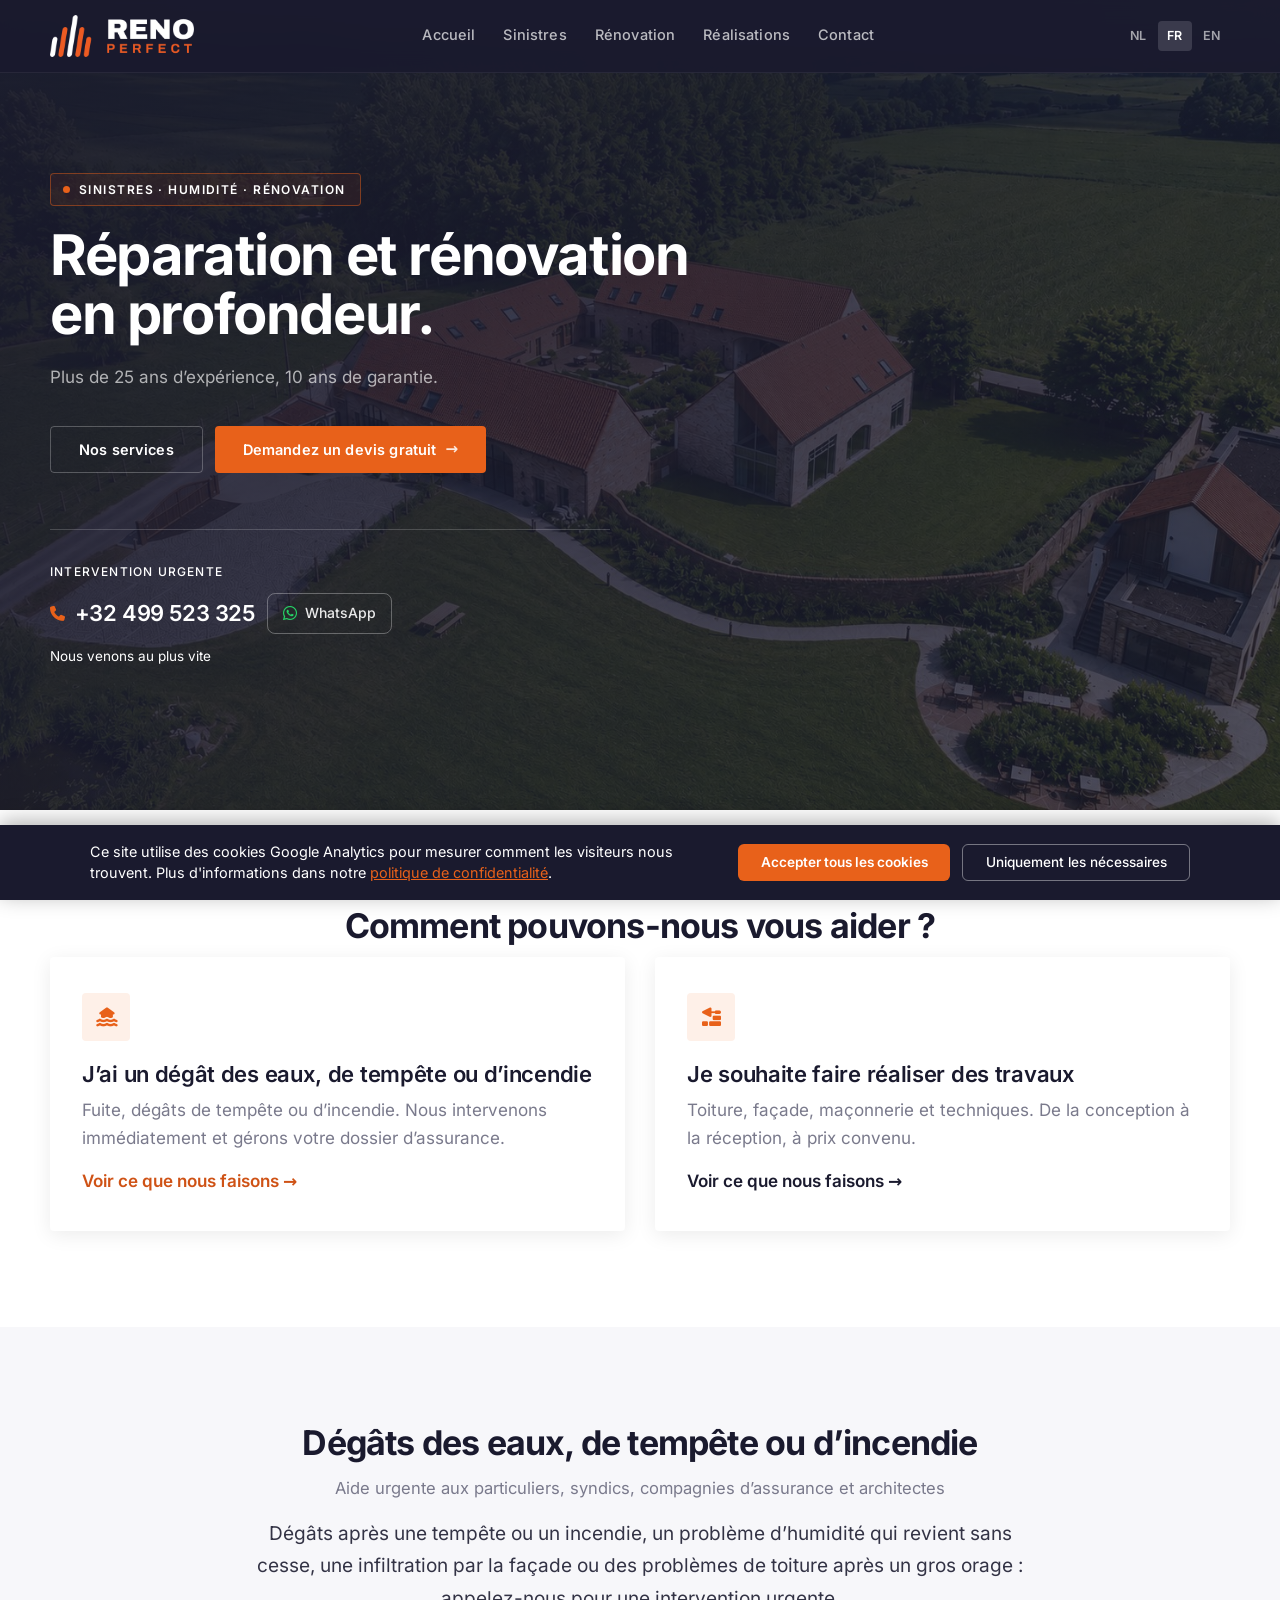
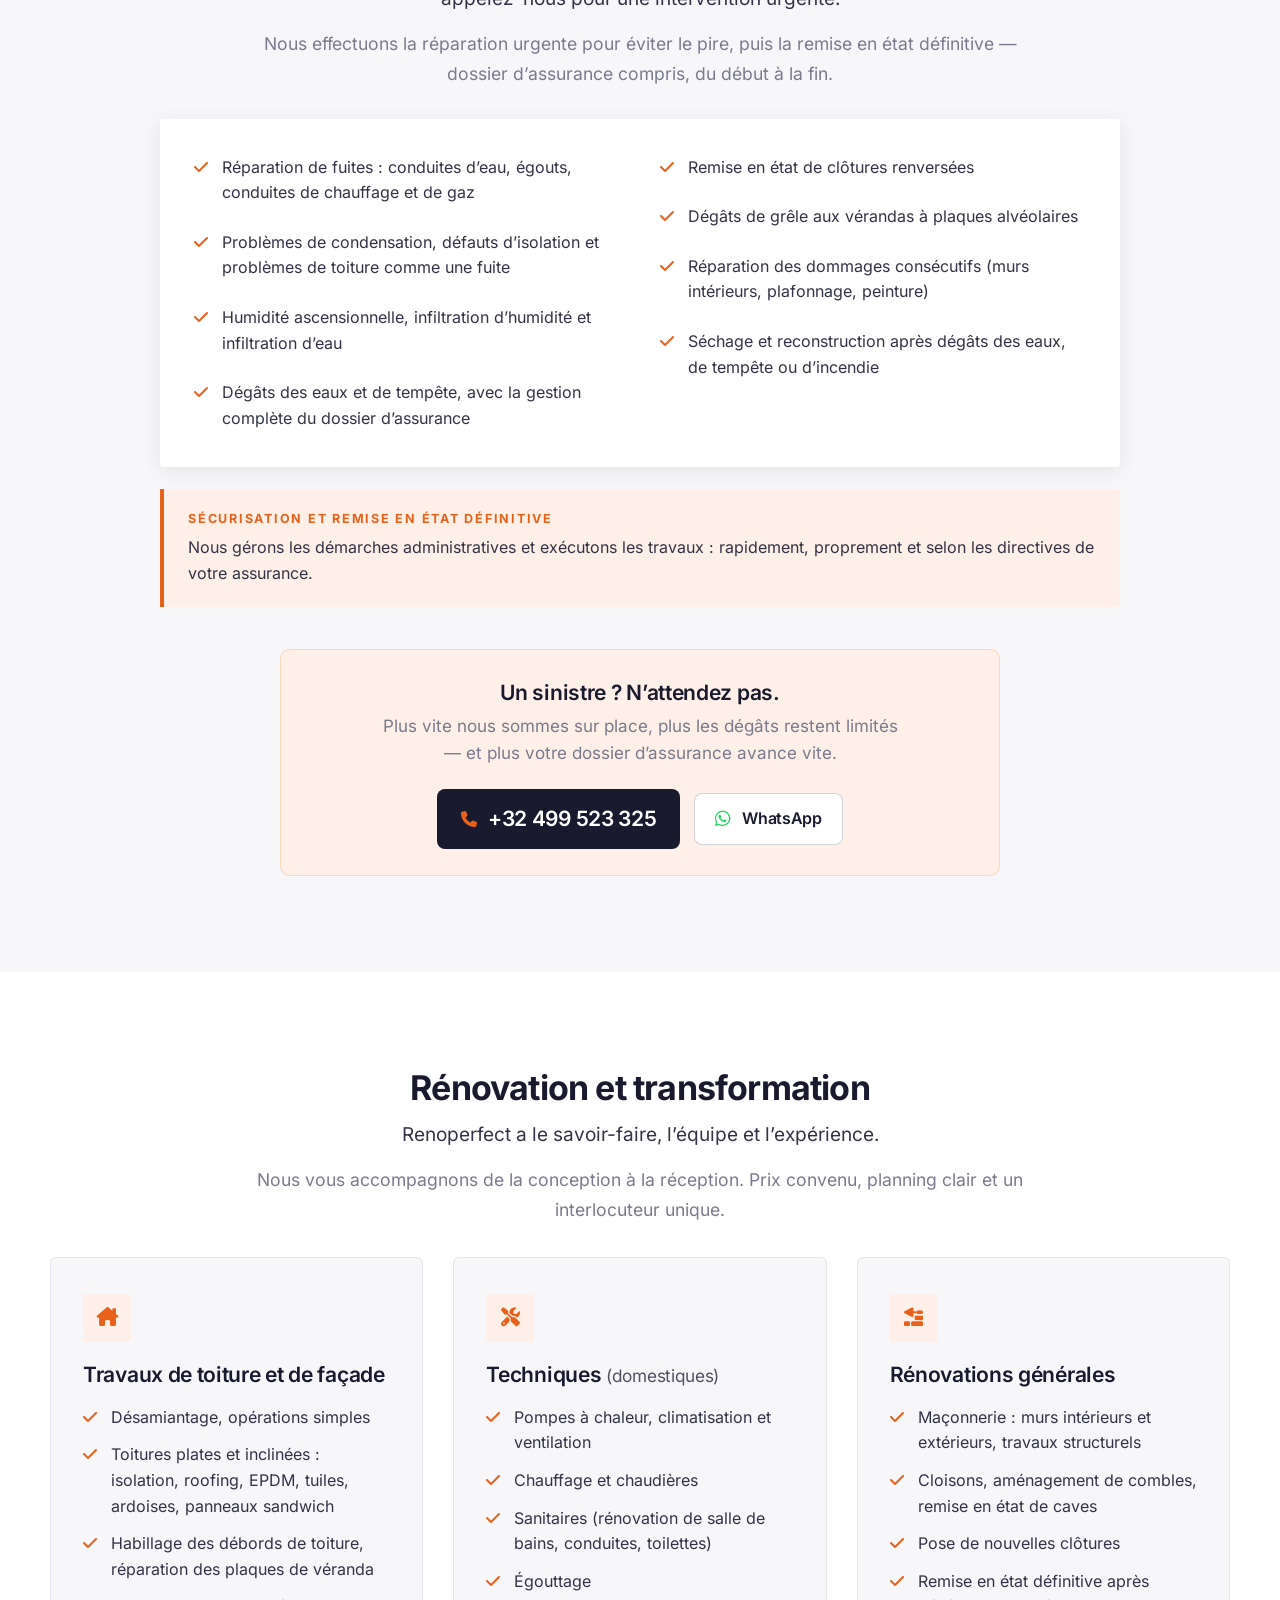
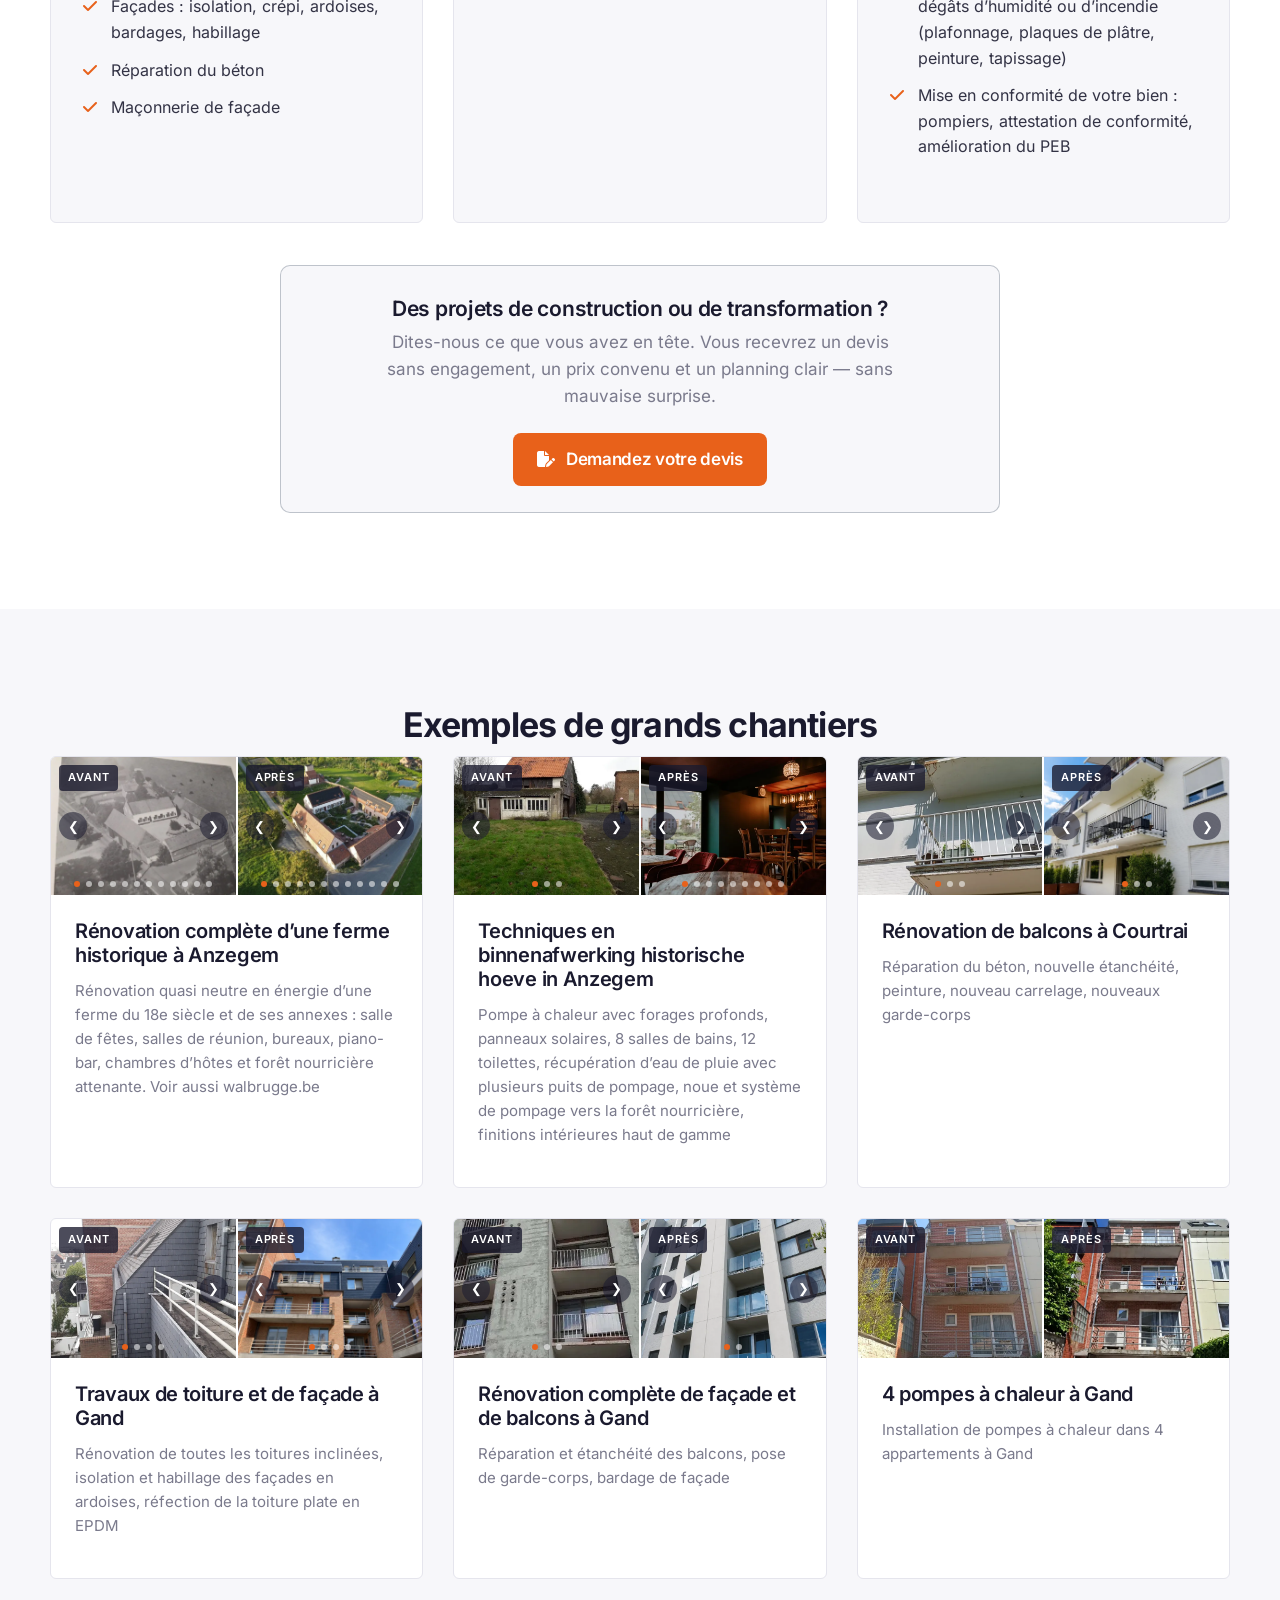
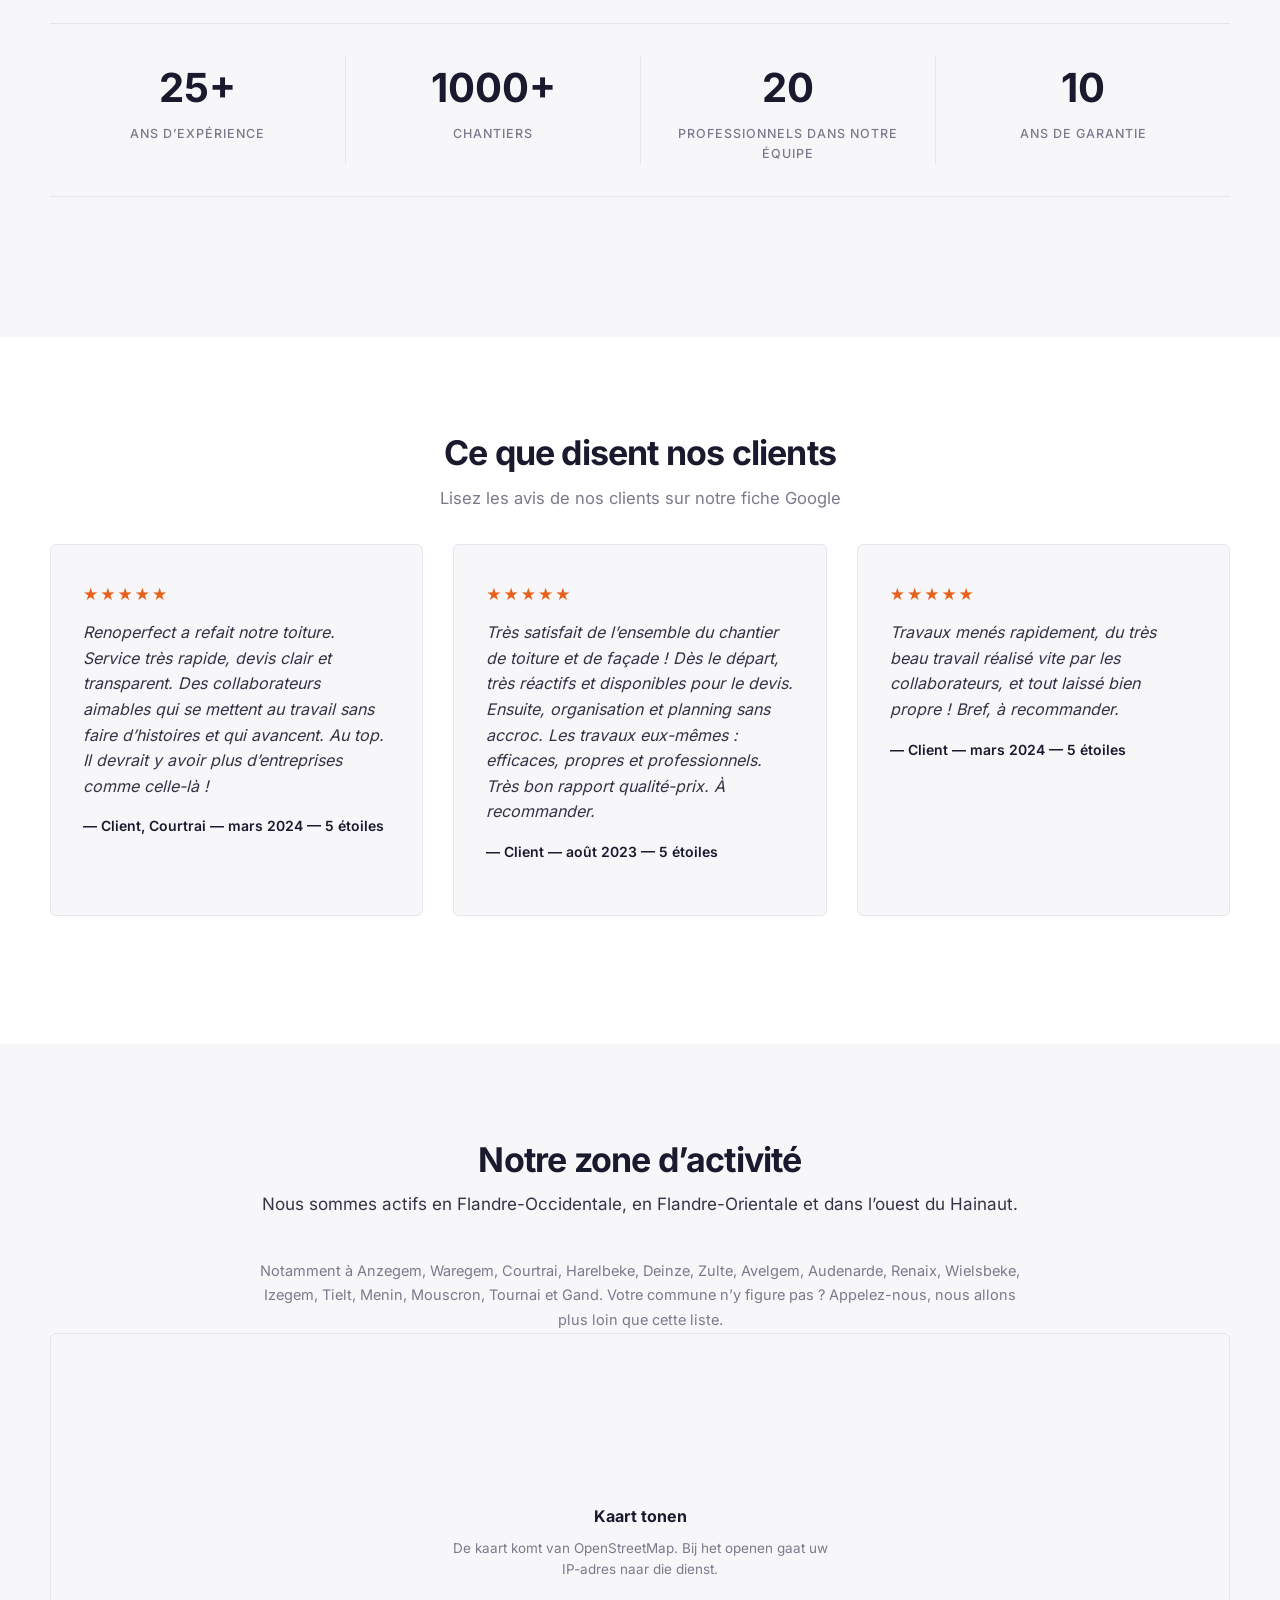
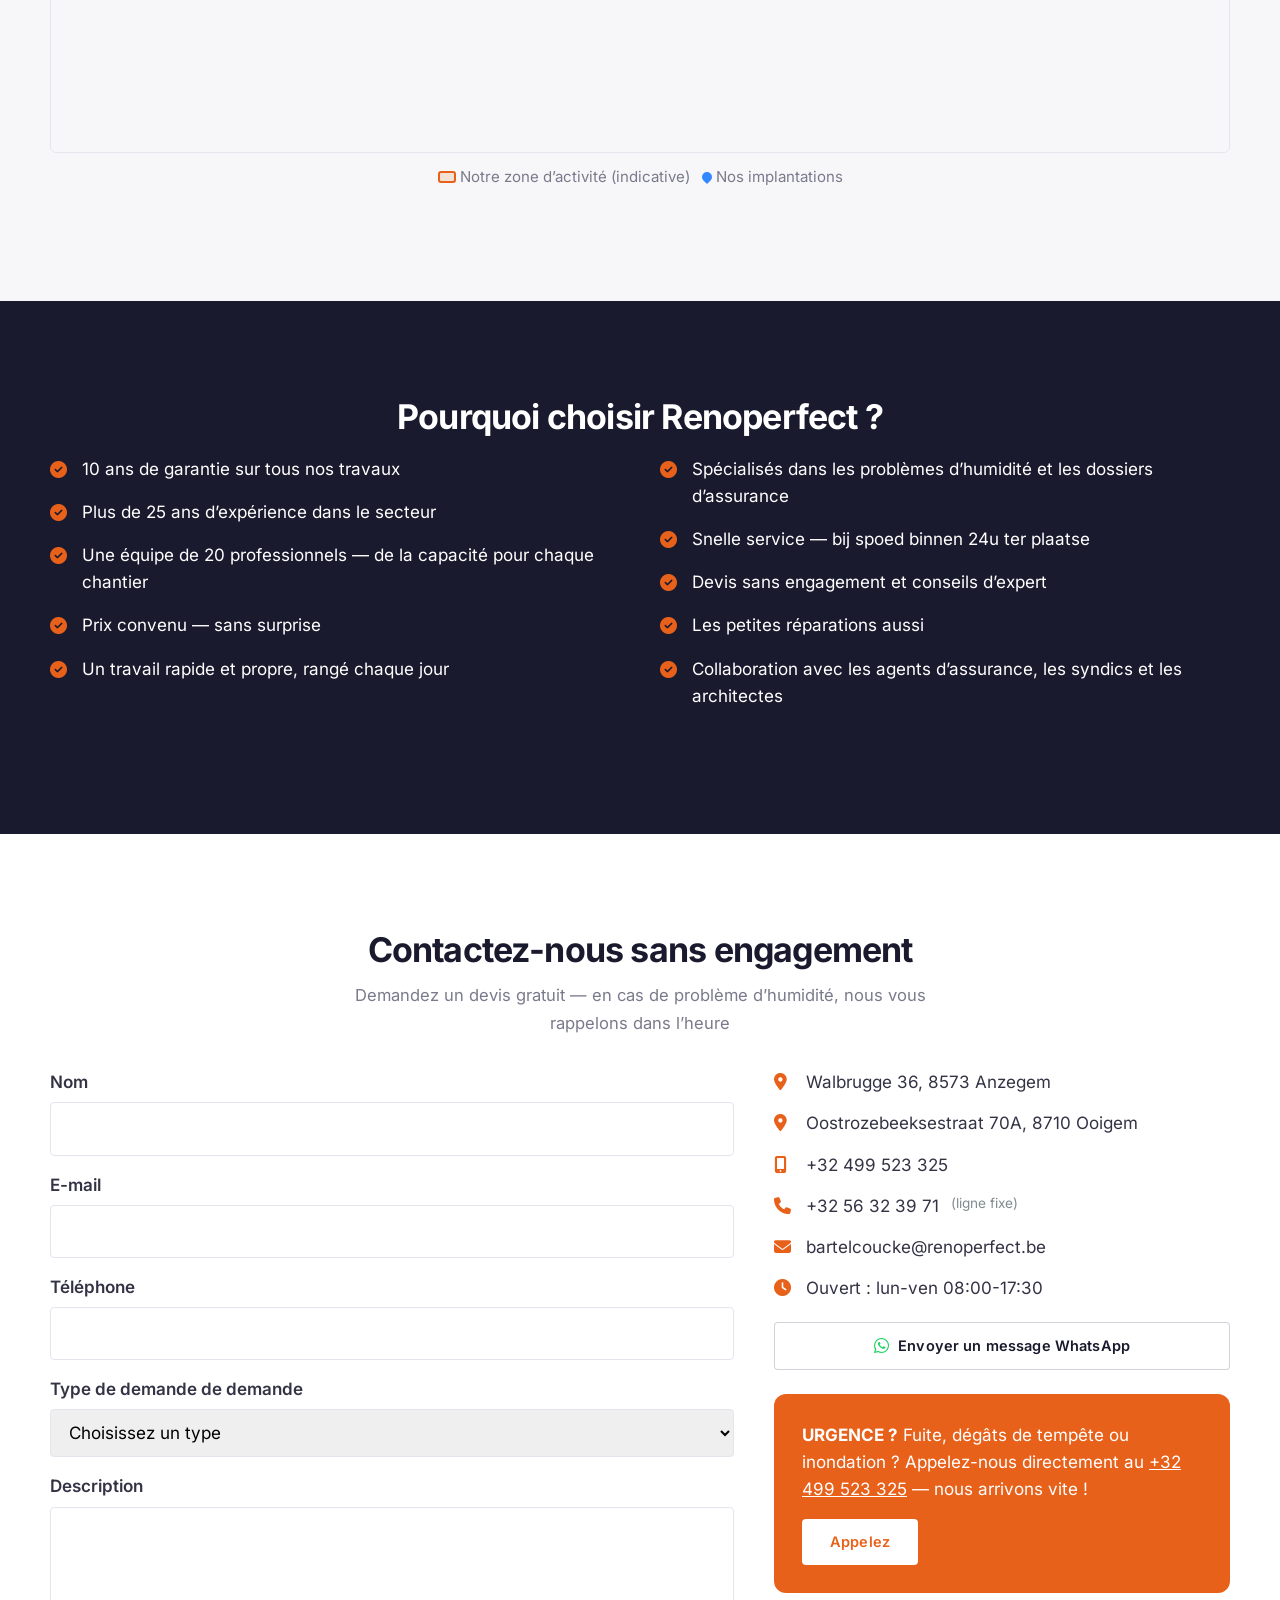
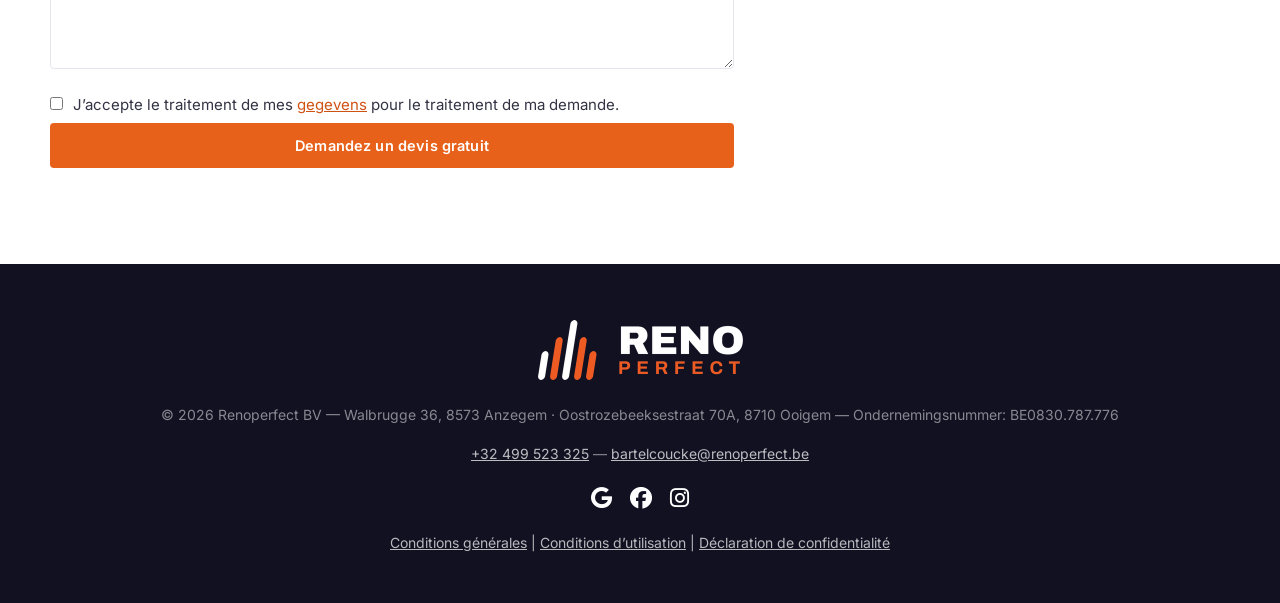
<file: fr/index.html>
<!DOCTYPE html>
<html lang="fr-BE"><head>
  <meta charset="utf-8">
  <meta name="viewport" content="width=device-width, initial-scale=1">
  <title>Renoperfect — Réparation de sinistres et rénovation en Flandre et dans l’ouest du Hainaut</title>
  <meta name="description" content="Dégâts des eaux, de tempête ou d’incendie, humidité et rénovation complète. Plus de 25 ans d’expérience, 10 ans de garantie. Nous gérons votre dossier d’assurance de A à Z. Devis gratuit.">
  <meta name="robots" content="index, follow, max-image-preview:large">
  <meta name="author" content="Renoperfect BV">
  <meta name="geo.region" content="BE-VWV">
  <meta name="geo.placename" content="Anzegem">
  <link rel="canonical" href="https://www.renoperfect.be/fr/">
  <meta property="og:title" content="Renoperfect — Réparation de sinistres et rénovation en Flandre et dans l’ouest du Hainaut">
  <meta property="og:description" content="Dégâts des eaux, de tempête ou d’incendie, humidité et rénovation complète. Plus de 25 ans d’expérience, 10 ans de garantie. Nous gérons votre dossier d’assurance de A à Z. Devis gratuit.">
  <meta property="og:type" content="website">
  <meta property="og:locale" content="fr_BE">
  <meta property="og:site_name" content="Renoperfect">
  <meta property="og:url" content="https://www.renoperfect.be/fr/">
  <meta name="twitter:card" content="summary_large_image">
  <meta name="twitter:title" content="Renoperfect — Réparation de sinistres et rénovation en Flandre et dans l’ouest du Hainaut">
  <meta name="twitter:description" content="Dégâts des eaux, de tempête ou d’incendie, humidité et rénovation complète. Plus de 25 ans d’expérience, 10 ans de garantie. Nous gérons votre dossier d’assurance de A à Z. Devis gratuit.">
  <meta name="twitter:image" content="https://www.renoperfect.be/assets/img/hero.jpg">
  <link rel="stylesheet" href="../assets/css/inter.css?v=7f47f5d4">
  <!-- integrity = vingerafdruk van het bestand. Wordt er op het netwerk of bij de CDN iets
       aan gewijzigd, dan weigert de browser het te laden (2026-09-06). -->
  <link rel="stylesheet" href="../assets/css/fontawesome.css?v=5ceaaba2">
  <link rel="stylesheet" href="../assets/leaflet/leaflet.css">
  <link rel="icon" href="../assets/img/favicon.png" sizes="32x32">
  <link rel="icon" href="../assets/img/renoperfect-icoon.png" sizes="512x512">
  <link rel="apple-touch-icon" href="../assets/img/apple-touch-icon.png">
  <meta property="og:image" content="https://www.renoperfect.be/assets/img/renoperfect-logo.png">
  <link rel="stylesheet" href="../assets/css/style.css?v=962111b7">
  <script type="application/ld+json">
  {
    "@context": "https://schema.org",
    "@type": "GeneralContractor",
    "@id": "https://www.renoperfect.be/#organisatie",
    "name": "Renoperfect",
    "legalName": "Renoperfect BV",
    "url": "https://www.renoperfect.be/",
    "telephone": [
      "+32499523325",
      "+3256323971"
    ],
    "email": "bartelcoucke@renoperfect.be",
    "vatID": "BE0830787776",
    "logo": "https://www.renoperfect.be/assets/img/renoperfect-logo.png",
    "image": "https://www.renoperfect.be/assets/img/hero.jpg",
    "foundingDate": "2001",
    "numberOfEmployees": {
      "@type": "QuantitativeValue",
      "value": 20
    },
    "currenciesAccepted": "EUR",
    "priceRange": "€€",
    "description": "Specialist in schade door water, wind of brand, verzekeringsdossiers en grondige renovatie van dak, gevel, technieken en binnenafwerking.",
    "slogan": "Herstelling en grondige renovatie.",
    "address": {
      "@type": "PostalAddress",
      "streetAddress": "Walbrugge 36",
      "addressLocality": "Anzegem",
      "postalCode": "8573",
      "addressRegion": "West-Vlaanderen",
      "addressCountry": "BE"
    },
    "geo": {
      "@type": "GeoCoordinates",
      "latitude": 50.810367,
      "longitude": 3.465171
    },
    "location": [
      {
        "@type": "Place",
        "name": "Renoperfect — Anzegem",
        "address": {
          "@type": "PostalAddress",
          "streetAddress": "Walbrugge 36",
          "addressLocality": "Anzegem",
          "postalCode": "8573",
          "addressCountry": "BE"
        },
        "geo": {
          "@type": "GeoCoordinates",
          "latitude": 50.810367,
          "longitude": 3.465171
        }
      },
      {
        "@type": "Place",
        "name": "Renoperfect — Ooigem",
        "address": {
          "@type": "PostalAddress",
          "streetAddress": "Oostrozebeeksestraat 70A",
          "addressLocality": "Ooigem",
          "postalCode": "8710",
          "addressCountry": "BE"
        },
        "geo": {
          "@type": "GeoCoordinates",
          "latitude": 50.898416,
          "longitude": 3.33295
        }
      }
    ],
    "areaServed": [
      {
        "@type": "AdministrativeArea",
        "name": "West-Vlaanderen"
      },
      {
        "@type": "AdministrativeArea",
        "name": "Oost-Vlaanderen"
      },
      {
        "@type": "AdministrativeArea",
        "name": "Henegouwen (westen)"
      }
    ],
    "openingHoursSpecification": [
      {
        "@type": "OpeningHoursSpecification",
        "dayOfWeek": [
          "Monday",
          "Tuesday",
          "Wednesday",
          "Thursday",
          "Friday"
        ],
        "opens": "08:00",
        "closes": "17:30"
      }
    ],
    "knowsLanguage": [
      "nl-BE",
      "fr-BE"
    ],
    "hasOfferCatalog": {
      "@type": "OfferCatalog",
      "name": "Diensten van Renoperfect",
      "itemListElement": [
        {
          "@type": "Offer",
          "itemOffered": {
            "@type": "Service",
            "name": "Herstel van lekken in waterleidingen, riolering, chauffage- en gasleidingen"
          }
        },
        {
          "@type": "Offer",
          "itemOffered": {
            "@type": "Service",
            "name": "Herstel van storm-, hagel- en brandschade met volledige verzekeringsafhandeling"
          }
        },
        {
          "@type": "Offer",
          "itemOffered": {
            "@type": "Service",
            "name": "Behandeling van opstijgend vocht, condensatie en waterinfiltratie"
          }
        },
        {
          "@type": "Offer",
          "itemOffered": {
            "@type": "Service",
            "name": "Dak- en gevelwerken: isolatie, EPDM, pannen, leien, crepi en betonherstel"
          }
        },
        {
          "@type": "Offer",
          "itemOffered": {
            "@type": "Service",
            "name": "Technieken: warmtepompen, airco, ventilatie, chauffage en sanitair"
          }
        },
        {
          "@type": "Offer",
          "itemOffered": {
            "@type": "Service",
            "name": "Algemene renovatie en conform maken van een eigendom"
          }
        }
      ]
    }
  }
  </script>
  <script type="application/ld+json">
  {
    "@context": "https://schema.org",
    "@type": "WebSite",
    "@id": "https://www.renoperfect.be/#website",
    "url": "https://www.renoperfect.be/",
    "name": "Renoperfect",
    "inLanguage": "fr-BE",
    "publisher": {
      "@id": "https://www.renoperfect.be/#organisatie"
    }
  }
  </script>
  <link rel="alternate" hreflang="nl-BE" href="https://www.renoperfect.be/">
  <link rel="alternate" hreflang="fr-BE" href="https://www.renoperfect.be/fr/">
  <link rel="alternate" hreflang="en" href="https://www.renoperfect.be/en/">
  <link rel="alternate" hreflang="x-default" href="https://www.renoperfect.be/">
</head>
<body style="">
  <header class="header">
    <div class="wrap header-inner">
      <a class="logo" href="#home" aria-label="Renoperfect — vers la page d’accueil">
        <img src="../assets/img/renoperfect-logo-wit.png" alt="Renoperfect" width="205" height="60">
      </a>
      <button class="menu-toggle" type="button" aria-label="Menu" aria-expanded="false">☰</button>
      <nav class="nav" aria-label="Menu principal">
        <a href="#home">Accueil</a>
        <a href="#schade">Sinistres</a>
        <a href="#renovatie">Rénovation</a>
        <a href="#projecten">Réalisations</a>
        <a href="#contact">Contact</a>
      </nav>
        <div class="taalkiezer"><a href="/" hreflang="nl-BE" lang="nl">NL</a><a class="taal-actief" href="/fr/" hreflang="fr-BE" lang="fr">FR</a><a href="/en/" hreflang="en" lang="en">EN</a></div>
    </div>
  </header>

  <section class="hero" id="home">
    <div class="wrap">
      <!-- Links uitgelijnd blok in plaats van alles gecentreerd (2026-09-06, vraag Bartel:
           "te kinderlijk, veel te veel kleur"). Een leeskolom met een vaste linkermarge
           leest rustiger dan drie gecentreerde regels van verschillende lengte, en laat de
           foto rechts vrij. Oranje blijft de enige accentkleur. -->
      <div class="hero-inhoud">
        <p class="hero-badge"><span class="hero-badge-stip" aria-hidden="true"></span>Sinistres · Humidité · Rénovation</p>
        <h1>Réparation et rénovation en profondeur.</h1>
        <p class="lead-hero">Plus de 25 ans d’expérience, 10 ans de garantie.</p>
        <div class="hero-btns">
          <a class="btn btn-ghost" href="#diensten">Nos services</a>
          <a class="btn btn-primair" href="#contact">Demandez un devis gratuit <span class="btn-pijl" aria-hidden="true">→</span></a>
        </div>
        <!-- Spoed als rustige regel onder een dun scheidingslijntje, niet als een tweede
             blok vol knoppen. Het nummer is het enige dat opvalt; WhatsApp staat ernaast
             als omlijnde knop zodat er geen derde felle kleur bij komt. -->
        <div class="hero-spoed">
          <p class="hero-spoed-label">Intervention urgente</p>
          <div class="hero-spoed-rij">
            <a class="hero-tel" href="tel:+32499523325">
              <i class="fa-solid fa-phone" aria-hidden="true"></i>
              <span>+32 499 523 325</span>
            </a>
            <a class="hero-wa" href="https://wa.me/32499523325" target="_blank" rel="noopener">
              <i class="fa-brands fa-whatsapp" aria-hidden="true"></i>
              <span>WhatsApp</span>
            </a>
          </div>
          <p class="hero-spoed-noot">Nous venons au plus vite</p>
        </div>
      </div>
    </div>
  </section>

  <section class="sectie keuzeblok" id="diensten">
    <div class="wrap">
      <h2>Comment pouvons-nous vous aider&nbsp;?</h2>
      <div class="twee-kol keuzes">
        <a class="keuze keuze-schade" href="#schade">
          <i class="fa-solid fa-house-flood-water" aria-hidden="true"></i>
          <h3>J’ai un dégât des eaux, de tempête ou d’incendie</h3>
          <p>Fuite, dégâts de tempête ou d’incendie. Nous intervenons immédiatement et gérons votre dossier d’assurance.</p>
          <span class="keuze-actie">Voir ce que nous faisons →</span>
        </a>
        <a class="keuze keuze-renovatie" href="#renovatie">
          <i class="fa-solid fa-trowel-bricks" aria-hidden="true"></i>
          <h3>Je souhaite faire réaliser des travaux</h3>
          <p>Toiture, façade, maçonnerie et techniques. De la conception à la réception, à prix convenu.</p>
          <span class="keuze-actie">Voir ce que nous faisons →</span>
        </a>
      </div>
    </div>
  </section>

  <section class="sectie sectie-licht" id="schade">
    <div class="wrap">
      <h2>Dégâts des eaux, de tempête ou d’incendie</h2>
      <p class="lead">Aide urgente aux particuliers, syndics, compagnies d’assurance et architectes</p>
      <div class="sectie-intro">
        <p class="intro">Dégâts après une tempête ou un incendie, un problème d’humidité qui revient sans cesse, une infiltration par la façade ou des problèmes de toiture après un gros orage&nbsp;: appelez-nous pour une intervention urgente.</p>
        <p class="intro">Nous effectuons la réparation urgente pour éviter le pire, puis la remise en état définitive — dossier d’assurance compris, du début à la fin.</p>
      </div>
      <div class="dienst-lijst">
        <ul class="check">
            <li>Réparation de fuites&nbsp;: conduites d’eau, égouts, conduites de chauffage et de gaz</li>
            <li>Problèmes de condensation, défauts d’isolation et problèmes de toiture comme une fuite</li>
            <li>Humidité ascensionnelle, infiltration d’humidité et infiltration d’eau</li>
            <li>Dégâts des eaux et de tempête, avec la gestion complète du dossier d’assurance</li>
            <li>Remise en état de clôtures renversées</li>
            <li>Dégâts de grêle aux vérandas à plaques alvéolaires</li>
            <li>Réparation des dommages consécutifs (murs intérieurs, plafonnage, peinture)</li>
            <li>Séchage et reconstruction après dégâts des eaux, de tempête ou d’incendie</li>
          </ul>
      </div>
      <div class="dienst-noot">
        <p class="dienst-noot-kop">Sécurisation et remise en état définitive</p>
        <p>Nous gérons les démarches administratives et exécutons les travaux&nbsp;: rapidement, proprement et selon les directives de votre assurance.</p>
      </div>
      <div class="bel-blok">
        <h3>Un sinistre&nbsp;? N’attendez pas.</h3>
        <p>Plus vite nous sommes sur place, plus les dégâts restent limités — et plus votre dossier d’assurance avance vite.</p>
        <div class="bel-acties">
          <a class="bel-groot" href="tel:+32499523325">
            <i class="fa-solid fa-phone" aria-hidden="true"></i>
            <span>+32 499 523 325</span>
          </a>
          <a class="bel-groot bel-wa" href="https://wa.me/32499523325" target="_blank" rel="noopener">
            <i class="fa-brands fa-whatsapp" aria-hidden="true"></i>
            <span>WhatsApp</span>
          </a>
        </div>
      </div>
    </div>
  </section>

  <section class="sectie" id="renovatie">
    <div class="wrap">
      <h2>Rénovation et transformation</h2>
      <div class="sectie-intro">
        <p class="intro">Renoperfect a le savoir-faire, l’équipe et l’expérience.</p>
        <p class="intro">Nous vous accompagnons de la conception à la réception. Prix convenu, planning clair et un interlocuteur unique.</p>
      </div>
      <div class="drie-kol">
        <article class="kaart kaart-grijs">
          <i class="fa-solid fa-house-chimney icoon-donker" aria-hidden="true"></i>
          <h3>Travaux de toiture et de façade</h3>
          <ul class="check check-accent">
            <li>Désamiantage, opérations simples</li>
            <li>Toitures plates et inclinées&nbsp;: isolation, roofing, EPDM, tuiles, ardoises, panneaux sandwich</li>
            <li>Habillage des débords de toiture, réparation des plaques de véranda</li>
            <li>Façades&nbsp;: isolation, crépi, ardoises, bardages, habillage</li>
            <li>Réparation du béton</li>
            <li>Maçonnerie de façade</li>
          </ul>
        </article>
        <article class="kaart kaart-grijs">
          <i class="fa-solid fa-screwdriver-wrench icoon-donker" aria-hidden="true"></i>
          <h3>Techniques <span class="kop-toevoeging">(domestiques)</span></h3>
          <ul class="check check-accent">
            <li>Pompes à chaleur, climatisation et ventilation</li>
            <li>Chauffage et chaudières</li>
            <li>Sanitaires (rénovation de salle de bains, conduites, toilettes)</li>
            <li>Égouttage</li>
          </ul>
        </article>
        <article class="kaart kaart-grijs">
          <i class="fa-solid fa-trowel-bricks icoon-donker" aria-hidden="true"></i>
          <h3>Rénovations générales</h3>
          <ul class="check check-accent">
            <li>Maçonnerie&nbsp;: murs intérieurs et extérieurs, travaux structurels</li>
            <li>Cloisons, aménagement de combles, remise en état de caves</li>
            <li>Pose de nouvelles clôtures</li>
            <li>Remise en état définitive après dégâts d’humidité ou d’incendie (plafonnage, plaques de plâtre, peinture, tapissage)</li>
            <li>Mise en conformité de votre bien : pompiers, attestation de conformité, amélioration du PEB</li>
          </ul>
        </article>
      </div>
      <div class="bel-blok blok-renovatie">
        <h3>Des projets de construction ou de transformation&nbsp;?</h3>
        <p>Dites-nous ce que vous avez en tête. Vous recevrez un devis sans engagement, un prix convenu et un planning clair — sans mauvaise surprise.</p>
        <a class="bel-groot" href="#contact">
          <i class="fa-solid fa-file-pen" aria-hidden="true"></i>
          <span>Demandez votre devis</span>
        </a>
      </div>
    </div>
  </section>

  <section class="sectie sectie-licht" id="projecten">
    <div class="wrap">
      <h2>Exemples de grands chantiers</h2>
      <div class="projecten-grid">
        <article class="project">
          <div class="voor-na">
            <!-- Twee rechthoeken per project: links avant les travaux, rechts erna. In elke
                 rechthoek passen meerdere foto's; een foto toevoegen is een extra
                 <div class="foto"> met een <img> erin. Pijltjes en stippen verschijnen
                 vanzelf zodra er meer dan een foto in zit. -->
            <div class="fotos" data-fotos="" data-kant="Avant les travaux">
              <span class="fotos-label">Avant</span>
              <div class="fotos-spoor">
                
              <div class="foto"><picture><source type="image/webp" srcset="../assets/img/projecten/gevelrenovatie-met-isolatie-anzegem-voor-de-werken-1932076104-800.webp 800w, ../assets/img/projecten/gevelrenovatie-met-isolatie-anzegem-voor-de-werken-1932076104.webp 1600w" sizes="(max-width: 767px) 45vw, 190px"><img loading="lazy" decoding="async" src="../assets/img/projecten/gevelrenovatie-met-isolatie-anzegem-voor-de-werken-1932076104.jpg" data-groot="../assets/img/projecten/gevelrenovatie-met-isolatie-anzegem-voor-de-werken-1932076104.webp" alt="Gevelrenovatie met isolatie — Anzegem — avant les travaux"></picture></div><div class="foto"><picture><source type="image/webp" srcset="../assets/img/projecten/gevelrenovatie-met-isolatie-anzegem-voor-de-werken-1932166761-800.webp 800w, ../assets/img/projecten/gevelrenovatie-met-isolatie-anzegem-voor-de-werken-1932166761.webp 1600w" sizes="(max-width: 767px) 45vw, 190px"><img loading="lazy" decoding="async" src="../assets/img/projecten/gevelrenovatie-met-isolatie-anzegem-voor-de-werken-1932166761.jpg" data-groot="../assets/img/projecten/gevelrenovatie-met-isolatie-anzegem-voor-de-werken-1932166761.webp" alt="Gevelrenovatie met isolatie — Anzegem — avant les travaux"></picture></div><div class="foto"><picture><source type="image/webp" srcset="../assets/img/projecten/gevelrenovatie-met-isolatie-anzegem-voor-de-werken-1932245188-800.webp 800w, ../assets/img/projecten/gevelrenovatie-met-isolatie-anzegem-voor-de-werken-1932245188.webp 1600w" sizes="(max-width: 767px) 45vw, 190px"><img loading="lazy" decoding="async" src="../assets/img/projecten/gevelrenovatie-met-isolatie-anzegem-voor-de-werken-1932245188.jpg" data-groot="../assets/img/projecten/gevelrenovatie-met-isolatie-anzegem-voor-de-werken-1932245188.webp" alt="Gevelrenovatie met isolatie — Anzegem — avant les travaux"></picture></div><div class="foto"><picture><source type="image/webp" srcset="../assets/img/projecten/gevelrenovatie-met-isolatie-anzegem-voor-de-werken-1932309227-800.webp 800w, ../assets/img/projecten/gevelrenovatie-met-isolatie-anzegem-voor-de-werken-1932309227.webp 1600w" sizes="(max-width: 767px) 45vw, 190px"><img loading="lazy" decoding="async" src="../assets/img/projecten/gevelrenovatie-met-isolatie-anzegem-voor-de-werken-1932309227.jpg" data-groot="../assets/img/projecten/gevelrenovatie-met-isolatie-anzegem-voor-de-werken-1932309227.webp" alt="Gevelrenovatie met isolatie — Anzegem — avant les travaux"></picture></div><div class="foto"><picture><source type="image/webp" srcset="../assets/img/projecten/gevelrenovatie-met-isolatie-anzegem-voor-de-werken-1932390113-800.webp 800w, ../assets/img/projecten/gevelrenovatie-met-isolatie-anzegem-voor-de-werken-1932390113.webp 1600w" sizes="(max-width: 767px) 45vw, 190px"><img loading="lazy" decoding="async" src="../assets/img/projecten/gevelrenovatie-met-isolatie-anzegem-voor-de-werken-1932390113.jpg" data-groot="../assets/img/projecten/gevelrenovatie-met-isolatie-anzegem-voor-de-werken-1932390113.webp" alt="Gevelrenovatie met isolatie — Anzegem — avant les travaux"></picture></div><div class="foto"><picture><source type="image/webp" srcset="../assets/img/projecten/gevelrenovatie-met-isolatie-anzegem-voor-de-werken-1932466880-800.webp 800w, ../assets/img/projecten/gevelrenovatie-met-isolatie-anzegem-voor-de-werken-1932466880.webp 1600w" sizes="(max-width: 767px) 45vw, 190px"><img loading="lazy" decoding="async" src="../assets/img/projecten/gevelrenovatie-met-isolatie-anzegem-voor-de-werken-1932466880.jpg" data-groot="../assets/img/projecten/gevelrenovatie-met-isolatie-anzegem-voor-de-werken-1932466880.webp" alt="Gevelrenovatie met isolatie — Anzegem — avant les travaux"></picture></div><div class="foto"><picture><source type="image/webp" srcset="../assets/img/projecten/gevelrenovatie-met-isolatie-anzegem-voor-de-werken-1932535946-800.webp 800w, ../assets/img/projecten/gevelrenovatie-met-isolatie-anzegem-voor-de-werken-1932535946.webp 1600w" sizes="(max-width: 767px) 45vw, 190px"><img loading="lazy" decoding="async" src="../assets/img/projecten/gevelrenovatie-met-isolatie-anzegem-voor-de-werken-1932535946.jpg" data-groot="../assets/img/projecten/gevelrenovatie-met-isolatie-anzegem-voor-de-werken-1932535946.webp" alt="Gevelrenovatie met isolatie — Anzegem — avant les travaux"></picture></div><div class="foto"><picture><source type="image/webp" srcset="../assets/img/projecten/gevelrenovatie-met-isolatie-anzegem-voor-de-werken-1933092277-800.webp 800w, ../assets/img/projecten/gevelrenovatie-met-isolatie-anzegem-voor-de-werken-1933092277.webp 1600w" sizes="(max-width: 767px) 45vw, 190px"><img loading="lazy" decoding="async" src="../assets/img/projecten/gevelrenovatie-met-isolatie-anzegem-voor-de-werken-1933092277.jpg" data-groot="../assets/img/projecten/gevelrenovatie-met-isolatie-anzegem-voor-de-werken-1933092277.webp" alt="Gevelrenovatie met isolatie — Anzegem — avant les travaux"></picture></div><div class="foto"><picture><source type="image/webp" srcset="../assets/img/projecten/gevelrenovatie-met-isolatie-anzegem-voor-de-werken-1933161142-800.webp 800w, ../assets/img/projecten/gevelrenovatie-met-isolatie-anzegem-voor-de-werken-1933161142.webp 1600w" sizes="(max-width: 767px) 45vw, 190px"><img loading="lazy" decoding="async" src="../assets/img/projecten/gevelrenovatie-met-isolatie-anzegem-voor-de-werken-1933161142.jpg" data-groot="../assets/img/projecten/gevelrenovatie-met-isolatie-anzegem-voor-de-werken-1933161142.webp" alt="Gevelrenovatie met isolatie — Anzegem — avant les travaux"></picture></div><div class="foto"><picture><source type="image/webp" srcset="../assets/img/projecten/gevelrenovatie-met-isolatie-anzegem-voor-de-werken-1933227709-800.webp 800w, ../assets/img/projecten/gevelrenovatie-met-isolatie-anzegem-voor-de-werken-1933227709.webp 1600w" sizes="(max-width: 767px) 45vw, 190px"><img loading="lazy" decoding="async" src="../assets/img/projecten/gevelrenovatie-met-isolatie-anzegem-voor-de-werken-1933227709.jpg" data-groot="../assets/img/projecten/gevelrenovatie-met-isolatie-anzegem-voor-de-werken-1933227709.webp" alt="Gevelrenovatie met isolatie — Anzegem — avant les travaux"></picture></div><div class="foto"><picture><source type="image/webp" srcset="../assets/img/projecten/gevelrenovatie-met-isolatie-anzegem-voor-de-werken-1933292874-800.webp 800w, ../assets/img/projecten/gevelrenovatie-met-isolatie-anzegem-voor-de-werken-1933292874.webp 1600w" sizes="(max-width: 767px) 45vw, 190px"><img loading="lazy" decoding="async" src="../assets/img/projecten/gevelrenovatie-met-isolatie-anzegem-voor-de-werken-1933292874.jpg" data-groot="../assets/img/projecten/gevelrenovatie-met-isolatie-anzegem-voor-de-werken-1933292874.webp" alt="Gevelrenovatie met isolatie — Anzegem — avant les travaux"></picture></div><div class="foto"><picture><source type="image/webp" srcset="../assets/img/projecten/gevelrenovatie-met-isolatie-anzegem-voor-de-werken-1933411749-800.webp 800w, ../assets/img/projecten/gevelrenovatie-met-isolatie-anzegem-voor-de-werken-1933411749.webp 1600w" sizes="(max-width: 767px) 45vw, 190px"><img loading="lazy" decoding="async" src="../assets/img/projecten/gevelrenovatie-met-isolatie-anzegem-voor-de-werken-1933411749.jpg" data-groot="../assets/img/projecten/gevelrenovatie-met-isolatie-anzegem-voor-de-werken-1933411749.webp" alt="Gevelrenovatie met isolatie — Anzegem — avant les travaux"></picture></div></div>
            </div>
            <div class="fotos" data-fotos="" data-kant="Après les travaux">
              <span class="fotos-label">Après</span>
              <div class="fotos-spoor">
                
              <div class="foto"><picture><source type="image/webp" srcset="../assets/img/projecten/gevelrenovatie-met-isolatie-anzegem-na-de-werken-1932138036-800.webp 800w, ../assets/img/projecten/gevelrenovatie-met-isolatie-anzegem-na-de-werken-1932138036.webp 1600w" sizes="(max-width: 767px) 45vw, 190px"><img loading="lazy" decoding="async" src="../assets/img/projecten/gevelrenovatie-met-isolatie-anzegem-na-de-werken-1932138036.jpg" data-groot="../assets/img/projecten/gevelrenovatie-met-isolatie-anzegem-na-de-werken-1932138036.webp" alt="Gevelrenovatie met isolatie — Anzegem — après les travaux"></picture></div><div class="foto"><picture><source type="image/webp" srcset="../assets/img/projecten/gevelrenovatie-met-isolatie-anzegem-na-de-werken-1932211330-800.webp 800w, ../assets/img/projecten/gevelrenovatie-met-isolatie-anzegem-na-de-werken-1932211330.webp 1600w" sizes="(max-width: 767px) 45vw, 190px"><img loading="lazy" decoding="async" src="../assets/img/projecten/gevelrenovatie-met-isolatie-anzegem-na-de-werken-1932211330.jpg" data-groot="../assets/img/projecten/gevelrenovatie-met-isolatie-anzegem-na-de-werken-1932211330.webp" alt="Gevelrenovatie met isolatie — Anzegem — après les travaux"></picture></div><div class="foto"><picture><source type="image/webp" srcset="../assets/img/projecten/gevelrenovatie-met-isolatie-anzegem-na-de-werken-1932274968-800.webp 800w, ../assets/img/projecten/gevelrenovatie-met-isolatie-anzegem-na-de-werken-1932274968.webp 1600w" sizes="(max-width: 767px) 45vw, 190px"><img loading="lazy" decoding="async" src="../assets/img/projecten/gevelrenovatie-met-isolatie-anzegem-na-de-werken-1932274968.jpg" data-groot="../assets/img/projecten/gevelrenovatie-met-isolatie-anzegem-na-de-werken-1932274968.webp" alt="Gevelrenovatie met isolatie — Anzegem — après les travaux"></picture></div><div class="foto"><picture><source type="image/webp" srcset="../assets/img/projecten/gevelrenovatie-met-isolatie-anzegem-na-de-werken-1932358132-800.webp 800w, ../assets/img/projecten/gevelrenovatie-met-isolatie-anzegem-na-de-werken-1932358132.webp 1600w" sizes="(max-width: 767px) 45vw, 190px"><img loading="lazy" decoding="async" src="../assets/img/projecten/gevelrenovatie-met-isolatie-anzegem-na-de-werken-1932358132.jpg" data-groot="../assets/img/projecten/gevelrenovatie-met-isolatie-anzegem-na-de-werken-1932358132.webp" alt="Gevelrenovatie met isolatie — Anzegem — après les travaux"></picture></div><div class="foto"><picture><source type="image/webp" srcset="../assets/img/projecten/gevelrenovatie-met-isolatie-anzegem-na-de-werken-1932423631-800.webp 800w, ../assets/img/projecten/gevelrenovatie-met-isolatie-anzegem-na-de-werken-1932423631.webp 1600w" sizes="(max-width: 767px) 45vw, 190px"><img loading="lazy" decoding="async" src="../assets/img/projecten/gevelrenovatie-met-isolatie-anzegem-na-de-werken-1932423631.jpg" data-groot="../assets/img/projecten/gevelrenovatie-met-isolatie-anzegem-na-de-werken-1932423631.webp" alt="Gevelrenovatie met isolatie — Anzegem — après les travaux"></picture></div><div class="foto"><picture><source type="image/webp" srcset="../assets/img/projecten/gevelrenovatie-met-isolatie-anzegem-na-de-werken-1932504371-800.webp 800w, ../assets/img/projecten/gevelrenovatie-met-isolatie-anzegem-na-de-werken-1932504371.webp 1600w" sizes="(max-width: 767px) 45vw, 190px"><img loading="lazy" decoding="async" src="../assets/img/projecten/gevelrenovatie-met-isolatie-anzegem-na-de-werken-1932504371.jpg" data-groot="../assets/img/projecten/gevelrenovatie-met-isolatie-anzegem-na-de-werken-1932504371.webp" alt="Gevelrenovatie met isolatie — Anzegem — après les travaux"></picture></div><div class="foto"><picture><source type="image/webp" srcset="../assets/img/projecten/gevelrenovatie-met-isolatie-anzegem-na-de-werken-1933048563-800.webp 800w, ../assets/img/projecten/gevelrenovatie-met-isolatie-anzegem-na-de-werken-1933048563.webp 1600w" sizes="(max-width: 767px) 45vw, 190px"><img loading="lazy" decoding="async" src="../assets/img/projecten/gevelrenovatie-met-isolatie-anzegem-na-de-werken-1933048563.jpg" data-groot="../assets/img/projecten/gevelrenovatie-met-isolatie-anzegem-na-de-werken-1933048563.webp" alt="Gevelrenovatie met isolatie — Anzegem — après les travaux"></picture></div><div class="foto"><picture><source type="image/webp" srcset="../assets/img/projecten/gevelrenovatie-met-isolatie-anzegem-na-de-werken-1933127651-800.webp 800w, ../assets/img/projecten/gevelrenovatie-met-isolatie-anzegem-na-de-werken-1933127651.webp 1600w" sizes="(max-width: 767px) 45vw, 190px"><img loading="lazy" decoding="async" src="../assets/img/projecten/gevelrenovatie-met-isolatie-anzegem-na-de-werken-1933127651.jpg" data-groot="../assets/img/projecten/gevelrenovatie-met-isolatie-anzegem-na-de-werken-1933127651.webp" alt="Gevelrenovatie met isolatie — Anzegem — après les travaux"></picture></div><div class="foto"><picture><source type="image/webp" srcset="../assets/img/projecten/gevelrenovatie-met-isolatie-anzegem-na-de-werken-1933192630-800.webp 800w, ../assets/img/projecten/gevelrenovatie-met-isolatie-anzegem-na-de-werken-1933192630.webp 1600w" sizes="(max-width: 767px) 45vw, 190px"><img loading="lazy" decoding="async" src="../assets/img/projecten/gevelrenovatie-met-isolatie-anzegem-na-de-werken-1933192630.jpg" data-groot="../assets/img/projecten/gevelrenovatie-met-isolatie-anzegem-na-de-werken-1933192630.webp" alt="Gevelrenovatie met isolatie — Anzegem — après les travaux"></picture></div><div class="foto"><picture><source type="image/webp" srcset="../assets/img/projecten/gevelrenovatie-met-isolatie-anzegem-na-de-werken-1933261052-800.webp 800w, ../assets/img/projecten/gevelrenovatie-met-isolatie-anzegem-na-de-werken-1933261052.webp 1600w" sizes="(max-width: 767px) 45vw, 190px"><img loading="lazy" decoding="async" src="../assets/img/projecten/gevelrenovatie-met-isolatie-anzegem-na-de-werken-1933261052.jpg" data-groot="../assets/img/projecten/gevelrenovatie-met-isolatie-anzegem-na-de-werken-1933261052.webp" alt="Gevelrenovatie met isolatie — Anzegem — après les travaux"></picture></div><div class="foto"><picture><source type="image/webp" srcset="../assets/img/projecten/gevelrenovatie-met-isolatie-anzegem-na-de-werken-1933373438-800.webp 800w, ../assets/img/projecten/gevelrenovatie-met-isolatie-anzegem-na-de-werken-1933373438.webp 1600w" sizes="(max-width: 767px) 45vw, 190px"><img loading="lazy" decoding="async" src="../assets/img/projecten/gevelrenovatie-met-isolatie-anzegem-na-de-werken-1933373438.jpg" data-groot="../assets/img/projecten/gevelrenovatie-met-isolatie-anzegem-na-de-werken-1933373438.webp" alt="Gevelrenovatie met isolatie — Anzegem — après les travaux"></picture></div><div class="foto"><picture><source type="image/webp" srcset="../assets/img/projecten/gevelrenovatie-met-isolatie-anzegem-na-de-werken-1933444378-800.webp 800w, ../assets/img/projecten/gevelrenovatie-met-isolatie-anzegem-na-de-werken-1933444378.webp 1600w" sizes="(max-width: 767px) 45vw, 190px"><img loading="lazy" decoding="async" src="../assets/img/projecten/gevelrenovatie-met-isolatie-anzegem-na-de-werken-1933444378.jpg" data-groot="../assets/img/projecten/gevelrenovatie-met-isolatie-anzegem-na-de-werken-1933444378.webp" alt="Gevelrenovatie met isolatie — Anzegem — après les travaux"></picture></div></div>
            </div>
          </div>
          <div class="project-body">
            <h3>Rénovation complète d’une ferme historique à Anzegem</h3>
            <p>Rénovation quasi neutre en énergie d’une ferme du 18e siècle et de ses annexes&nbsp;: salle de fêtes, salles de réunion, bureaux, piano-bar, chambres d’hôtes et forêt nourricière attenante. Voir aussi walbrugge.be</p>
          </div>
        </article>
        <article class="project">
          <div class="voor-na">
            <!-- Twee rechthoeken per project: links avant les travaux, rechts erna. In elke
                 rechthoek passen meerdere foto's; een foto toevoegen is een extra
                 <div class="foto"> met een <img> erin. Pijltjes en stippen verschijnen
                 vanzelf zodra er meer dan een foto in zit. -->
            <div class="fotos" data-fotos="" data-kant="Avant les travaux">
              <span class="fotos-label">Avant</span>
              <div class="fotos-spoor">
                
              <div class="foto"><picture><source type="image/webp" srcset="../assets/img/projecten/technieken-en-binnenafwerking-historische-hoeve-in-anzegem-v-2138016260-800.webp 800w, ../assets/img/projecten/technieken-en-binnenafwerking-historische-hoeve-in-anzegem-v-2138016260.webp 1600w" sizes="(max-width: 767px) 45vw, 190px"><img loading="lazy" decoding="async" src="../assets/img/projecten/technieken-en-binnenafwerking-historische-hoeve-in-anzegem-v-2138016260.jpg" data-groot="../assets/img/projecten/technieken-en-binnenafwerking-historische-hoeve-in-anzegem-v-2138016260.webp" alt="Techniques et finitions intérieures d’une ferme historique à Anzegem — avant les travaux"></picture></div><div class="foto"><picture><source type="image/webp" srcset="../assets/img/projecten/technieken-en-binnenafwerking-historische-hoeve-in-anzegem-v-2138219580-800.webp 800w, ../assets/img/projecten/technieken-en-binnenafwerking-historische-hoeve-in-anzegem-v-2138219580.webp 1600w" sizes="(max-width: 767px) 45vw, 190px"><img loading="lazy" decoding="async" src="../assets/img/projecten/technieken-en-binnenafwerking-historische-hoeve-in-anzegem-v-2138219580.jpg" data-groot="../assets/img/projecten/technieken-en-binnenafwerking-historische-hoeve-in-anzegem-v-2138219580.webp" alt="Techniques et finitions intérieures d’une ferme historique à Anzegem — avant les travaux"></picture></div><div class="foto"><picture><source type="image/webp" srcset="../assets/img/projecten/technieken-en-binnenafwerking-historische-hoeve-in-anzegem-v-2138576769-800.webp 800w, ../assets/img/projecten/technieken-en-binnenafwerking-historische-hoeve-in-anzegem-v-2138576769.webp 1600w" sizes="(max-width: 767px) 45vw, 190px"><img loading="lazy" decoding="async" src="../assets/img/projecten/technieken-en-binnenafwerking-historische-hoeve-in-anzegem-v-2138576769.jpg" data-groot="../assets/img/projecten/technieken-en-binnenafwerking-historische-hoeve-in-anzegem-v-2138576769.webp" alt="Techniques et finitions intérieures d’une ferme historique à Anzegem — avant les travaux"></picture></div></div>
            </div>
            <div class="fotos" data-fotos="" data-kant="Après les travaux">
              <span class="fotos-label">Après</span>
              <div class="fotos-spoor">
                
              <div class="foto"><picture><source type="image/webp" srcset="../assets/img/projecten/technieken-en-binnenafwerking-historische-hoeve-in-anzegem-n-2134394894-800.webp 800w, ../assets/img/projecten/technieken-en-binnenafwerking-historische-hoeve-in-anzegem-n-2134394894.webp 1600w" sizes="(max-width: 767px) 45vw, 190px"><img loading="lazy" decoding="async" src="../assets/img/projecten/technieken-en-binnenafwerking-historische-hoeve-in-anzegem-n-2134394894.jpg" data-groot="../assets/img/projecten/technieken-en-binnenafwerking-historische-hoeve-in-anzegem-n-2134394894.webp" alt="Techniques et finitions intérieures d’une ferme historique à Anzegem — après les travaux"></picture></div><div class="foto"><picture><source type="image/webp" srcset="../assets/img/projecten/technieken-en-binnenafwerking-historische-hoeve-in-anzegem-n-2134542141-800.webp 800w, ../assets/img/projecten/technieken-en-binnenafwerking-historische-hoeve-in-anzegem-n-2134542141.webp 1600w" sizes="(max-width: 767px) 45vw, 190px"><img loading="lazy" decoding="async" src="../assets/img/projecten/technieken-en-binnenafwerking-historische-hoeve-in-anzegem-n-2134542141.jpg" data-groot="../assets/img/projecten/technieken-en-binnenafwerking-historische-hoeve-in-anzegem-n-2134542141.webp" alt="Techniques et finitions intérieures d’une ferme historique à Anzegem — après les travaux"></picture></div><div class="foto"><picture><source type="image/webp" srcset="../assets/img/projecten/technieken-en-binnenafwerking-historische-hoeve-in-anzegem-n-2135030350-800.webp 800w, ../assets/img/projecten/technieken-en-binnenafwerking-historische-hoeve-in-anzegem-n-2135030350.webp 1600w" sizes="(max-width: 767px) 45vw, 190px"><img loading="lazy" decoding="async" src="../assets/img/projecten/technieken-en-binnenafwerking-historische-hoeve-in-anzegem-n-2135030350.jpg" data-groot="../assets/img/projecten/technieken-en-binnenafwerking-historische-hoeve-in-anzegem-n-2135030350.webp" alt="Techniques et finitions intérieures d’une ferme historique à Anzegem — après les travaux"></picture></div><div class="foto"><picture><source type="image/webp" srcset="../assets/img/projecten/technieken-en-binnenafwerking-historische-hoeve-in-anzegem-n-2135087753-800.webp 800w, ../assets/img/projecten/technieken-en-binnenafwerking-historische-hoeve-in-anzegem-n-2135087753.webp 1600w" sizes="(max-width: 767px) 45vw, 190px"><img loading="lazy" decoding="async" src="../assets/img/projecten/technieken-en-binnenafwerking-historische-hoeve-in-anzegem-n-2135087753.jpg" data-groot="../assets/img/projecten/technieken-en-binnenafwerking-historische-hoeve-in-anzegem-n-2135087753.webp" alt="Techniques et finitions intérieures d’une ferme historique à Anzegem — après les travaux"></picture></div><div class="foto"><picture><source type="image/webp" srcset="../assets/img/projecten/technieken-en-binnenafwerking-historische-hoeve-in-anzegem-n-2136134787-800.webp 800w, ../assets/img/projecten/technieken-en-binnenafwerking-historische-hoeve-in-anzegem-n-2136134787.webp 1600w" sizes="(max-width: 767px) 45vw, 190px"><img loading="lazy" decoding="async" src="../assets/img/projecten/technieken-en-binnenafwerking-historische-hoeve-in-anzegem-n-2136134787.jpg" data-groot="../assets/img/projecten/technieken-en-binnenafwerking-historische-hoeve-in-anzegem-n-2136134787.webp" alt="Techniques et finitions intérieures d’une ferme historique à Anzegem — après les travaux"></picture></div><div class="foto"><picture><source type="image/webp" srcset="../assets/img/projecten/technieken-en-binnenafwerking-historische-hoeve-in-anzegem-n-2136340996-800.webp 800w, ../assets/img/projecten/technieken-en-binnenafwerking-historische-hoeve-in-anzegem-n-2136340996.webp 1600w" sizes="(max-width: 767px) 45vw, 190px"><img loading="lazy" decoding="async" src="../assets/img/projecten/technieken-en-binnenafwerking-historische-hoeve-in-anzegem-n-2136340996.jpg" data-groot="../assets/img/projecten/technieken-en-binnenafwerking-historische-hoeve-in-anzegem-n-2136340996.webp" alt="Techniques et finitions intérieures d’une ferme historique à Anzegem — après les travaux"></picture></div><div class="foto"><picture><source type="image/webp" srcset="../assets/img/projecten/technieken-en-binnenafwerking-historische-hoeve-in-anzegem-n-2136463921-800.webp 800w, ../assets/img/projecten/technieken-en-binnenafwerking-historische-hoeve-in-anzegem-n-2136463921.webp 1600w" sizes="(max-width: 767px) 45vw, 190px"><img loading="lazy" decoding="async" src="../assets/img/projecten/technieken-en-binnenafwerking-historische-hoeve-in-anzegem-n-2136463921.jpg" data-groot="../assets/img/projecten/technieken-en-binnenafwerking-historische-hoeve-in-anzegem-n-2136463921.webp" alt="Techniques et finitions intérieures d’une ferme historique à Anzegem — après les travaux"></picture></div><div class="foto"><picture><source type="image/webp" srcset="../assets/img/projecten/technieken-en-binnenafwerking-historische-hoeve-in-anzegem-n-2136522117-800.webp 800w, ../assets/img/projecten/technieken-en-binnenafwerking-historische-hoeve-in-anzegem-n-2136522117.webp 1600w" sizes="(max-width: 767px) 45vw, 190px"><img loading="lazy" decoding="async" src="../assets/img/projecten/technieken-en-binnenafwerking-historische-hoeve-in-anzegem-n-2136522117.jpg" data-groot="../assets/img/projecten/technieken-en-binnenafwerking-historische-hoeve-in-anzegem-n-2136522117.webp" alt="Techniques et finitions intérieures d’une ferme historique à Anzegem — après les travaux"></picture></div><div class="foto"><picture><source type="image/webp" srcset="../assets/img/projecten/technieken-en-binnenafwerking-historische-hoeve-in-anzegem-n-2137082063-800.webp 800w, ../assets/img/projecten/technieken-en-binnenafwerking-historische-hoeve-in-anzegem-n-2137082063.webp 1600w" sizes="(max-width: 767px) 45vw, 190px"><img loading="lazy" decoding="async" src="../assets/img/projecten/technieken-en-binnenafwerking-historische-hoeve-in-anzegem-n-2137082063.jpg" data-groot="../assets/img/projecten/technieken-en-binnenafwerking-historische-hoeve-in-anzegem-n-2137082063.webp" alt="Techniques et finitions intérieures d’une ferme historique à Anzegem — après les travaux"></picture></div></div>
            </div>
          </div>
          <div class="project-body">
            <h3>Techniques en binnenafwerking&nbsp;historische hoeve in Anzegem</h3>
            <p>Pompe à chaleur avec forages profonds, panneaux solaires, 8 salles de bains, 12 toilettes, récupération d’eau de pluie avec plusieurs puits de pompage, noue et système de pompage vers la forêt nourricière, finitions intérieures haut de gamme</p>
          </div>
        </article>
        <article class="project">
          <div class="voor-na">
            <!-- Twee rechthoeken per project: links avant les travaux, rechts erna. In elke
                 rechthoek passen meerdere foto's; een foto toevoegen is een extra
                 <div class="foto"> met een <img> erin. Pijltjes en stippen verschijnen
                 vanzelf zodra er meer dan een foto in zit. -->
            <div class="fotos" data-fotos="" data-kant="Avant les travaux">
              <span class="fotos-label">Avant</span>
              <div class="fotos-spoor">
                <div class="foto"><picture><source type="image/webp" srcset="../assets/img/projecten/balkons-hersteld-waterdicht-gemaakt-en-betegeld-kortrijk-voo-1851092561-800.webp 800w, ../assets/img/projecten/balkons-hersteld-waterdicht-gemaakt-en-betegeld-kortrijk-voo-1851092561.webp 1600w" sizes="(max-width: 767px) 45vw, 190px"><img loading="lazy" decoding="async" src="../assets/img/projecten/balkons-hersteld-waterdicht-gemaakt-en-betegeld-kortrijk-voo-1851092561.jpg" data-groot="../assets/img/projecten/balkons-hersteld-waterdicht-gemaakt-en-betegeld-kortrijk-voo-1851092561.webp" alt="Balkons hersteld, waterdicht gemaakt en betegeld — Kortrijk — avant les travaux"></picture></div><div class="foto"><picture><source type="image/webp" srcset="../assets/img/projecten/balkons-hersteld-waterdicht-gemaakt-en-betegeld-kortrijk-voo-1851318269-800.webp 800w, ../assets/img/projecten/balkons-hersteld-waterdicht-gemaakt-en-betegeld-kortrijk-voo-1851318269.webp 1600w" sizes="(max-width: 767px) 45vw, 190px"><img loading="lazy" decoding="async" src="../assets/img/projecten/balkons-hersteld-waterdicht-gemaakt-en-betegeld-kortrijk-voo-1851318269.jpg" data-groot="../assets/img/projecten/balkons-hersteld-waterdicht-gemaakt-en-betegeld-kortrijk-voo-1851318269.webp" alt="Balkons hersteld, waterdicht gemaakt en betegeld — Kortrijk — avant les travaux"></picture></div><div class="foto"><picture><source type="image/webp" srcset="../assets/img/projecten/balkons-hersteld-waterdicht-gemaakt-en-betegeld-kortrijk-voo-1853471466-800.webp 800w, ../assets/img/projecten/balkons-hersteld-waterdicht-gemaakt-en-betegeld-kortrijk-voo-1853471466.webp 1600w" sizes="(max-width: 767px) 45vw, 190px"><img loading="lazy" decoding="async" src="../assets/img/projecten/balkons-hersteld-waterdicht-gemaakt-en-betegeld-kortrijk-voo-1853471466.jpg" data-groot="../assets/img/projecten/balkons-hersteld-waterdicht-gemaakt-en-betegeld-kortrijk-voo-1853471466.webp" alt="Balkons hersteld, waterdicht gemaakt en betegeld — Kortrijk — avant les travaux"></picture></div></div>
            </div>
            <div class="fotos" data-fotos="" data-kant="Après les travaux">
              <span class="fotos-label">Après</span>
              <div class="fotos-spoor">
                
              <div class="foto"><picture><source type="image/webp" srcset="../assets/img/projecten/balkons-hersteld-waterdicht-gemaakt-en-betegeld-kortrijk-na--1854203661-800.webp 800w, ../assets/img/projecten/balkons-hersteld-waterdicht-gemaakt-en-betegeld-kortrijk-na--1854203661.webp 1600w" sizes="(max-width: 767px) 45vw, 190px"><img loading="lazy" decoding="async" src="../assets/img/projecten/balkons-hersteld-waterdicht-gemaakt-en-betegeld-kortrijk-na--1854203661.jpg" data-groot="../assets/img/projecten/balkons-hersteld-waterdicht-gemaakt-en-betegeld-kortrijk-na--1854203661.webp" alt="Balkons hersteld, waterdicht gemaakt en betegeld — Kortrijk — après les travaux"></picture></div><div class="foto"><picture><source type="image/webp" srcset="../assets/img/projecten/balkons-hersteld-waterdicht-gemaakt-en-betegeld-kortrijk-na--1854270850-800.webp 800w, ../assets/img/projecten/balkons-hersteld-waterdicht-gemaakt-en-betegeld-kortrijk-na--1854270850.webp 1600w" sizes="(max-width: 767px) 45vw, 190px"><img loading="lazy" decoding="async" src="../assets/img/projecten/balkons-hersteld-waterdicht-gemaakt-en-betegeld-kortrijk-na--1854270850.jpg" data-groot="../assets/img/projecten/balkons-hersteld-waterdicht-gemaakt-en-betegeld-kortrijk-na--1854270850.webp" alt="Balkons hersteld, waterdicht gemaakt en betegeld — Kortrijk — après les travaux"></picture></div><div class="foto"><picture><source type="image/webp" srcset="../assets/img/projecten/balkons-hersteld-waterdicht-gemaakt-en-betegeld-kortrijk-na--1854425301-800.webp 800w, ../assets/img/projecten/balkons-hersteld-waterdicht-gemaakt-en-betegeld-kortrijk-na--1854425301.webp 1600w" sizes="(max-width: 767px) 45vw, 190px"><img loading="lazy" decoding="async" src="../assets/img/projecten/balkons-hersteld-waterdicht-gemaakt-en-betegeld-kortrijk-na--1854425301.jpg" data-groot="../assets/img/projecten/balkons-hersteld-waterdicht-gemaakt-en-betegeld-kortrijk-na--1854425301.webp" alt="Balkons hersteld, waterdicht gemaakt en betegeld — Kortrijk — après les travaux"></picture></div></div>
            </div>
          </div>
          <div class="project-body">
            <h3>Rénovation de balcons à Courtrai</h3>
            <p>Réparation du béton, nouvelle étanchéité, peinture, nouveau carrelage, nouveaux garde-corps</p>
          </div>
        </article>
        <article class="project">
          <div class="voor-na">
            <!-- Twee rechthoeken per project: links avant les travaux, rechts erna. In elke
                 rechthoek passen meerdere foto's; een foto toevoegen is een extra
                 <div class="foto"> met een <img> erin. Pijltjes en stippen verschijnen
                 vanzelf zodra er meer dan een foto in zit. -->
            <div class="fotos" data-fotos="" data-kant="Avant les travaux">
              <span class="fotos-label">Avant</span>
              <div class="fotos-spoor">
                
              <div class="foto"><picture><source type="image/webp" srcset="../assets/img/projecten/daklek-hersteld-gevolgschade-kortrijk-voor-de-werken-1859149863-800.webp 800w, ../assets/img/projecten/daklek-hersteld-gevolgschade-kortrijk-voor-de-werken-1859149863.webp 1600w" sizes="(max-width: 767px) 45vw, 190px"><img loading="lazy" decoding="async" src="../assets/img/projecten/daklek-hersteld-gevolgschade-kortrijk-voor-de-werken-1859149863.jpg" data-groot="../assets/img/projecten/daklek-hersteld-gevolgschade-kortrijk-voor-de-werken-1859149863.webp" alt="Daklek hersteld + gevolgschade — Kortrijk — avant les travaux"></picture></div><div class="foto"><picture><source type="image/webp" srcset="../assets/img/projecten/daken-en-gevels-ge-soleerd-bekleed-met-leien-epdm-op-plat-da-1906321344-800.webp 800w, ../assets/img/projecten/daken-en-gevels-ge-soleerd-bekleed-met-leien-epdm-op-plat-da-1906321344.webp 1600w" sizes="(max-width: 767px) 45vw, 190px"><img loading="lazy" decoding="async" src="../assets/img/projecten/daken-en-gevels-ge-soleerd-bekleed-met-leien-epdm-op-plat-da-1906321344.jpg" data-groot="../assets/img/projecten/daken-en-gevels-ge-soleerd-bekleed-met-leien-epdm-op-plat-da-1906321344.webp" alt="Daken en gevels geïsoleerd, bekleed met leien, EPDM op plat dak — avant les travaux"></picture></div><div class="foto"><picture><source type="image/webp" srcset="../assets/img/projecten/daken-en-gevels-ge-soleerd-bekleed-met-leien-epdm-op-plat-da-1906597494-800.webp 800w, ../assets/img/projecten/daken-en-gevels-ge-soleerd-bekleed-met-leien-epdm-op-plat-da-1906597494.webp 1600w" sizes="(max-width: 767px) 45vw, 190px"><img loading="lazy" decoding="async" src="../assets/img/projecten/daken-en-gevels-ge-soleerd-bekleed-met-leien-epdm-op-plat-da-1906597494.jpg" data-groot="../assets/img/projecten/daken-en-gevels-ge-soleerd-bekleed-met-leien-epdm-op-plat-da-1906597494.webp" alt="Daken en gevels geïsoleerd, bekleed met leien, EPDM op plat dak — avant les travaux"></picture></div><div class="foto"><picture><source type="image/webp" srcset="../assets/img/projecten/daken-en-gevels-ge-soleerd-bekleed-met-leien-epdm-op-plat-da-1907454667-800.webp 800w, ../assets/img/projecten/daken-en-gevels-ge-soleerd-bekleed-met-leien-epdm-op-plat-da-1907454667.webp 1600w" sizes="(max-width: 767px) 45vw, 190px"><img loading="lazy" decoding="async" src="../assets/img/projecten/daken-en-gevels-ge-soleerd-bekleed-met-leien-epdm-op-plat-da-1907454667.jpg" data-groot="../assets/img/projecten/daken-en-gevels-ge-soleerd-bekleed-met-leien-epdm-op-plat-da-1907454667.webp" alt="Daken en gevels geïsoleerd, bekleed met leien, EPDM op plat dak — avant les travaux"></picture></div></div>
            </div>
            <div class="fotos" data-fotos="" data-kant="Après les travaux">
              <span class="fotos-label">Après</span>
              <div class="fotos-spoor">
                
              <div class="foto"><picture><source type="image/webp" srcset="../assets/img/projecten/daklek-hersteld-gevolgschade-kortrijk-na-de-werken-1856109517-800.webp 800w, ../assets/img/projecten/daklek-hersteld-gevolgschade-kortrijk-na-de-werken-1856109517.webp 1600w" sizes="(max-width: 767px) 45vw, 190px"><img loading="lazy" decoding="async" src="../assets/img/projecten/daklek-hersteld-gevolgschade-kortrijk-na-de-werken-1856109517.jpg" data-groot="../assets/img/projecten/daklek-hersteld-gevolgschade-kortrijk-na-de-werken-1856109517.webp" alt="Daklek hersteld + gevolgschade — Kortrijk — après les travaux"></picture></div><div class="foto"><picture><source type="image/webp" srcset="../assets/img/projecten/daklek-hersteld-gevolgschade-kortrijk-na-de-werken-1856198282-800.webp 800w, ../assets/img/projecten/daklek-hersteld-gevolgschade-kortrijk-na-de-werken-1856198282.webp 1600w" sizes="(max-width: 767px) 45vw, 190px"><img loading="lazy" decoding="async" src="../assets/img/projecten/daklek-hersteld-gevolgschade-kortrijk-na-de-werken-1856198282.jpg" data-groot="../assets/img/projecten/daklek-hersteld-gevolgschade-kortrijk-na-de-werken-1856198282.webp" alt="Daklek hersteld + gevolgschade — Kortrijk — après les travaux"></picture></div><div class="foto"><picture><source type="image/webp" srcset="../assets/img/projecten/daklek-hersteld-gevolgschade-kortrijk-na-de-werken-1856250829-800.webp 800w, ../assets/img/projecten/daklek-hersteld-gevolgschade-kortrijk-na-de-werken-1856250829.webp 1600w" sizes="(max-width: 767px) 45vw, 190px"><img loading="lazy" decoding="async" src="../assets/img/projecten/daklek-hersteld-gevolgschade-kortrijk-na-de-werken-1856250829.jpg" data-groot="../assets/img/projecten/daklek-hersteld-gevolgschade-kortrijk-na-de-werken-1856250829.webp" alt="Daklek hersteld + gevolgschade — Kortrijk — après les travaux"></picture></div><div class="foto"><picture><source type="image/webp" srcset="../assets/img/projecten/daklek-hersteld-gevolgschade-kortrijk-na-de-werken-1856300474-800.webp 800w, ../assets/img/projecten/daklek-hersteld-gevolgschade-kortrijk-na-de-werken-1856300474.webp 1600w" sizes="(max-width: 767px) 45vw, 190px"><img loading="lazy" decoding="async" src="../assets/img/projecten/daklek-hersteld-gevolgschade-kortrijk-na-de-werken-1856300474.jpg" data-groot="../assets/img/projecten/daklek-hersteld-gevolgschade-kortrijk-na-de-werken-1856300474.webp" alt="Daklek hersteld + gevolgschade — Kortrijk — après les travaux"></picture></div></div>
            </div>
          </div>
          <div class="project-body">
            <h3>Travaux de toiture et de façade à Gand</h3>
            <p>Rénovation de toutes les toitures inclinées, isolation et habillage des façades en ardoises, réfection de la toiture plate en EPDM</p>
          </div>
        </article>
        <article class="project">
          <div class="voor-na">
            <!-- Twee rechthoeken per project: links avant les travaux, rechts erna. In elke
                 rechthoek passen meerdere foto's; een foto toevoegen is een extra
                 <div class="foto"> met een <img> erin. Pijltjes en stippen verschijnen
                 vanzelf zodra er meer dan een foto in zit. -->
            <div class="fotos" data-fotos="" data-kant="Avant les travaux">
              <span class="fotos-label">Avant</span>
              <div class="fotos-spoor">
                
              <div class="foto"><picture><source type="image/webp" srcset="../assets/img/projecten/volledige-dakrenovatie-met-isolatie-waregem-voor-de-werken-2127344681-800.webp 800w, ../assets/img/projecten/volledige-dakrenovatie-met-isolatie-waregem-voor-de-werken-2127344681.webp 1600w" sizes="(max-width: 767px) 45vw, 190px"><img loading="lazy" decoding="async" src="../assets/img/projecten/volledige-dakrenovatie-met-isolatie-waregem-voor-de-werken-2127344681.jpg" data-groot="../assets/img/projecten/volledige-dakrenovatie-met-isolatie-waregem-voor-de-werken-2127344681.webp" alt="Volledige dakrenovatie met isolatie — Waregem — avant les travaux"></picture></div><div class="foto"><picture><source type="image/webp" srcset="../assets/img/projecten/volledige-dakrenovatie-met-isolatie-waregem-voor-de-werken-2127417170-800.webp 800w, ../assets/img/projecten/volledige-dakrenovatie-met-isolatie-waregem-voor-de-werken-2127417170.webp 1600w" sizes="(max-width: 767px) 45vw, 190px"><img loading="lazy" decoding="async" src="../assets/img/projecten/volledige-dakrenovatie-met-isolatie-waregem-voor-de-werken-2127417170.jpg" data-groot="../assets/img/projecten/volledige-dakrenovatie-met-isolatie-waregem-voor-de-werken-2127417170.webp" alt="Volledige dakrenovatie met isolatie — Waregem — avant les travaux"></picture></div><div class="foto"><picture><source type="image/webp" srcset="../assets/img/projecten/volledige-dakrenovatie-met-isolatie-waregem-voor-de-werken-2127484963-800.webp 800w, ../assets/img/projecten/volledige-dakrenovatie-met-isolatie-waregem-voor-de-werken-2127484963.webp 1600w" sizes="(max-width: 767px) 45vw, 190px"><img loading="lazy" decoding="async" src="../assets/img/projecten/volledige-dakrenovatie-met-isolatie-waregem-voor-de-werken-2127484963.jpg" data-groot="../assets/img/projecten/volledige-dakrenovatie-met-isolatie-waregem-voor-de-werken-2127484963.webp" alt="Volledige dakrenovatie met isolatie — Waregem — avant les travaux"></picture></div></div>
            </div>
            <div class="fotos" data-fotos="" data-kant="Après les travaux">
              <span class="fotos-label">Après</span>
              <div class="fotos-spoor">
                
              <div class="foto"><picture><source type="image/webp" srcset="../assets/img/projecten/volledige-dakrenovatie-met-isolatie-waregem-na-de-werken-1913176275-800.webp 800w, ../assets/img/projecten/volledige-dakrenovatie-met-isolatie-waregem-na-de-werken-1913176275.webp 1600w" sizes="(max-width: 767px) 45vw, 190px"><img loading="lazy" decoding="async" src="../assets/img/projecten/volledige-dakrenovatie-met-isolatie-waregem-na-de-werken-1913176275.jpg" data-groot="../assets/img/projecten/volledige-dakrenovatie-met-isolatie-waregem-na-de-werken-1913176275.webp" alt="Volledige dakrenovatie met isolatie — Waregem — après les travaux"></picture></div><div class="foto"><picture><source type="image/webp" srcset="../assets/img/projecten/volledige-dakrenovatie-met-isolatie-waregem-na-de-werken-1913407681-800.webp 800w, ../assets/img/projecten/volledige-dakrenovatie-met-isolatie-waregem-na-de-werken-1913407681.webp 1600w" sizes="(max-width: 767px) 45vw, 190px"><img loading="lazy" decoding="async" src="../assets/img/projecten/volledige-dakrenovatie-met-isolatie-waregem-na-de-werken-1913407681.jpg" data-groot="../assets/img/projecten/volledige-dakrenovatie-met-isolatie-waregem-na-de-werken-1913407681.webp" alt="Volledige dakrenovatie met isolatie — Waregem — après les travaux"></picture></div></div>
            </div>
          </div>
          <div class="project-body">
            <h3>Rénovation complète de façade et de balcons à Gand</h3>
            <p>Réparation et étanchéité des balcons, pose de garde-corps, bardage de façade</p>
          </div>
        </article>
        <article class="project">
          <div class="voor-na">
            <!-- Twee rechthoeken per project: links avant les travaux, rechts erna. In elke
                 rechthoek passen meerdere foto's; een foto toevoegen is een extra
                 <div class="foto"> met een <img> erin. Pijltjes en stippen verschijnen
                 vanzelf zodra er meer dan een foto in zit. -->
            <div class="fotos" data-fotos="" data-kant="Avant les travaux">
              <span class="fotos-label">Avant</span>
              <div class="fotos-spoor">
                
              <div class="foto"><picture><source type="image/webp" srcset="../assets/img/projecten/4-warmtepompen-in-gent-voor-de-werken-2238078706-800.webp 800w, ../assets/img/projecten/4-warmtepompen-in-gent-voor-de-werken-2238078706.webp 1600w" sizes="(max-width: 767px) 45vw, 190px"><img loading="lazy" decoding="async" src="../assets/img/projecten/4-warmtepompen-in-gent-voor-de-werken-2238078706.jpg" data-groot="../assets/img/projecten/4-warmtepompen-in-gent-voor-de-werken-2238078706.webp" alt="4 warmtepompen in Gent — avant les travaux"></picture></div></div>
            </div>
            <div class="fotos" data-fotos="" data-kant="Après les travaux">
              <span class="fotos-label">Après</span>
              <div class="fotos-spoor">
                
              <div class="foto"><picture><source type="image/webp" srcset="../assets/img/projecten/4-warmtepompen-in-gent-na-de-werken-2244229369-800.webp 800w, ../assets/img/projecten/4-warmtepompen-in-gent-na-de-werken-2244229369.webp 1600w" sizes="(max-width: 767px) 45vw, 190px"><img loading="lazy" decoding="async" src="../assets/img/projecten/4-warmtepompen-in-gent-na-de-werken-2244229369.jpg" data-groot="../assets/img/projecten/4-warmtepompen-in-gent-na-de-werken-2244229369.webp" alt="4 warmtepompen in Gent — après les travaux"></picture></div></div>
            </div>
          </div>
          <div class="project-body">
            <h3>4 pompes à chaleur à Gand</h3>
            <p>Installation de pompes à chaleur dans 4 appartements à Gand</p>
          </div>
        </article>
      </div>
      <div class="stats">
        <div class="stat">
          <i class="fa-solid fa-calendar-alt" aria-hidden="true"></i>
          <div class="stat-title">25+</div>
          <span>ans d’expérience</span>
        </div>
        <div class="stat">
          <i class="fa-solid fa-home" aria-hidden="true"></i>
          <div class="stat-title">1000+</div>
          <span>chantiers</span>
        </div>
        <div class="stat">
          <i class="fa-solid fa-users" aria-hidden="true"></i>
          <div class="stat-title">20</div>
          <span>professionnels dans notre équipe</span>
        </div>
        <div class="stat">
          <i class="fa-solid fa-shield-alt" aria-hidden="true"></i>
          <div class="stat-title">10</div>
          <span>ans de garantie</span>
        </div>
      </div>
    </div>
  </section>

  <section class="sectie" id="getuigenissen">
    <div class="wrap">
      <h2>Ce que disent nos clients</h2>
      <p class="lead">Lisez les avis de nos clients sur notre fiche Google</p>
      <div class="drie-kol">
        <article class="kaart kaart-grijs">
          <div class="sterren" role="img" aria-label="5 sterren"><span aria-hidden="true">★★★★★</span></div>
          <p class="citaat">Renoperfect a refait notre toiture. Service très rapide, devis clair et transparent. Des collaborateurs aimables qui se mettent au travail sans faire d’histoires et qui avancent. Au top. Il devrait y avoir plus d’entreprises comme celle-là&nbsp;!</p>
          <p class="naamregel">— Client, Courtrai — mars 2024 — 5 étoiles</p>
        </article>
        <article class="kaart kaart-grijs">
          <div class="sterren" role="img" aria-label="5 sterren"><span aria-hidden="true">★★★★★</span></div>
          <p class="citaat">Très satisfait de l’ensemble du chantier de toiture et de façade&nbsp;! Dès le départ, très réactifs et disponibles pour le devis. Ensuite, organisation et planning sans accroc. Les travaux eux-mêmes&nbsp;: efficaces, propres et professionnels. Très bon rapport qualité-prix. À recommander.</p>
          <p class="naamregel">— Client — août 2023 — 5 étoiles</p>
        </article>
        <article class="kaart kaart-grijs">
          <div class="sterren" role="img" aria-label="5 sterren"><span aria-hidden="true">★★★★★</span></div>
          <p class="citaat">Travaux menés rapidement, du très beau travail réalisé vite par les collaborateurs, et tout laissé bien propre&nbsp;! Bref, à recommander.</p>
          <p class="naamregel">— Client — mars 2024 — 5 étoiles</p>
        </article>
      </div>
    </div>
  </section>

  <section class="sectie sectie-licht" id="werkgebied">
    <div class="wrap">
      <h2>Notre zone d’activité</h2>
      <p class="intro">Nous sommes actifs en Flandre-Occidentale, en Flandre-Orientale et dans l’ouest du Hainaut.</p>
        <p class="werkgebied-gemeenten">Notamment à Anzegem, Waregem, Courtrai, Harelbeke, Deinze, Zulte, Avelgem, Audenarde, Renaix, Wielsbeke, Izegem, Tielt, Menin, Mouscron, Tournai et Gand. Votre commune n’y figure pas&nbsp;? Appelez-nous, nous allons plus loin que cette liste.</p>
      <div class="rp-maps">
        <div id="werkgebied-kaart" role="img" aria-label="Carte de la zone d’activité de Renoperfect et de nos deux implantations à Anzegem et Ooigem"></div>
        <p class="kaart-legende">
          <span class="legende-vlak"></span> Notre zone d’activité (indicative)
          &nbsp;&nbsp;<span class="legende-speld"></span> Nos implantations
        </p>
      </div>
    </div>
  </section>

  <section class="sectie waarom" id="waarom">
    <div class="wrap">
      <h2>Pourquoi choisir Renoperfect&nbsp;?</h2>
      <div class="twee-kol">
        <ul class="check check-wit">
          <li>10 ans de garantie sur tous nos travaux</li>
          <li>Plus de 25 ans d’expérience dans le secteur</li>
          <li>Une équipe de 20 professionnels — de la capacité pour chaque chantier</li>
          <li>Prix convenu — sans surprise</li>
          <li>Un travail rapide et propre, rangé chaque jour</li>
        </ul>
        <ul class="check check-wit">
          <li>Spécialisés dans les problèmes d’humidité et les dossiers d’assurance</li>
          <li>Snelle service — bij spoed binnen 24u ter plaatse</li>
          <li>Devis sans engagement et conseils d’expert</li>
          <li>Les petites réparations aussi</li>
          <li>Collaboration avec les agents d’assurance, les syndics et les architectes</li>
        </ul>
      </div>
    </div>
  </section>

  <section class="sectie" id="contact">
    <div class="wrap">
      <h2>Contactez-nous sans engagement</h2>
      <p class="lead">Demandez un devis gratuit — en cas de problème d’humidité, nous vous rappelons dans l’heure</p>
      <div class="contact-grid">
        <div>
          <form class="form" id="contactformulier" action="https://formspree.io/f/mzeplvpn" method="POST">
            <div id="form-succes" class="succes">Merci. Nous vous recontactons au plus vite. En cas d’urgence, appelez le +32 499 523 325.</div>
            <div id="form-fout" class="fout">L’envoi a échoué. Appelez-nous au +32 499 523 325 ou écrivez à bartelcoucke@renoperfect.be.</div>
            <!-- Formspree-velden: _subject zet de onderwerpregel van de mail, _replyto zorgt
                 dat een antwoord rechtstreeks naar de aanvrager gaat, en _gotcha is een
                 verborgen val: bots vullen die in, mensen zien hem niet (2026-09-06). -->
            <input type="hidden" name="_subject" value="Offerte-aanvraag via renoperfect.be (FR)">
            <input type="hidden" name="taal" value="fr">
            <input type="text" name="_gotcha" tabindex="-1" autocomplete="off" aria-hidden="true" style="position:absolute;left:-9999px;width:1px;height:1px;opacity:0">
            <label for="naam">Nom</label>
            <input id="naam" name="naam" type="text" autocomplete="name" required="">
            <label for="email">E-mail</label>
            <input id="email" name="email" type="email" autocomplete="email" required="">
            <label for="telefoon">Téléphone</label>
            <input id="telefoon" name="telefoon" type="tel" autocomplete="tel" required="">
            <label for="type">Type de demande de demande</label>
            <select id="type" name="type" required="">
              <option value="">Choisissez un type</option>
              <option>Intervention urgente</option>
              <option>Problème d’humidité</option>
              <option>Dossier d’assurance</option>
              <option>Rénovation</option>
              <option>Travaux de toiture</option>
              <option>Travaux de façade</option>
              <option>Chauffage et sanitaires</option>
              <option>HVAC</option>
              <option>Maçonnerie</option>
              <option>Rénovation générale</option>
              <option>Autre</option>
            </select>
            <label for="beschrijving">Description</label>
            <textarea id="beschrijving" name="beschrijving" rows="5"></textarea>
            <label class="accept">
              <input id="privacy" name="privacy" type="checkbox" required="">
              <span>J’accepte le traitement de mes <a href="confidentialite.html" target="_blank" rel="noopener">gegevens</a> pour le traitement de ma demande.</span>
            </label>
            <button class="btn btn-primair btn-full" type="submit">Demandez un devis gratuit</button>
          </form>
        </div>
        <aside>
          <ul class="zijbalk-lijst">
            <li><i class="fa-solid fa-map-marker-alt" aria-hidden="true"></i> Walbrugge 36, 8573 Anzegem</li>
            <li><i class="fa-solid fa-map-marker-alt" aria-hidden="true"></i> Oostrozebeeksestraat 70A, 8710 Ooigem</li>
            <li><i class="fa-solid fa-mobile-alt" aria-hidden="true"></i> <a href="tel:+32499523325">+32 499 523 325</a></li>
            <li><i class="fa-solid fa-phone" aria-hidden="true"></i> <a href="tel:+3256323971">+32 56 32 39 71</a> <span class="nummer-label">(ligne fixe)</span></li>
            <li><i class="fa-solid fa-envelope" aria-hidden="true"></i> <a href="mailto:bartelcoucke@renoperfect.be">bartelcoucke@renoperfect.be</a></li>
            <li><i class="fa-solid fa-clock" aria-hidden="true"></i> Ouvert&nbsp;: lun-ven 08:00-17:30</li>
          </ul>
          <a class="btn btn-whatsapp btn-full" href="https://wa.me/32499523325" target="_blank" rel="noopener"><i class="fa-brands fa-whatsapp" aria-hidden="true"></i> Envoyer un message WhatsApp</a>
          <div class="spoedbox">
            <p><strong>URGENCE&nbsp;?</strong> Fuite, dégâts de tempête ou inondation&nbsp;? Appelez-nous directement au <a href="tel:+32499523325">+32 499 523 325</a> — nous arrivons vite&nbsp;!</p>
            <a class="btn btn-wit-oranje" href="tel:+32499523325">Appelez</a>
          </div>
        </aside>
      </div>
    </div>
  </section>

  <footer class="footer">
    <img class="footer-logo" src="../assets/img/renoperfect-logo-wit.png" alt="Renoperfect" width="205" height="60">
    <p>© <span class="js-jaar">2026</span> Renoperfect BV — Walbrugge 36, 8573 Anzegem · Oostrozebeeksestraat 70A, 8710 Ooigem — Ondernemingsnummer: BE0830.787.776</p>
    <p><a href="tel:+32499523325">+32 499 523 325</a> — <a href="mailto:bartelcoucke@renoperfect.be">bartelcoucke@renoperfect.be</a></p>
    <div class="social" aria-label="Réseaux sociaux">
      <a href="#" aria-label="Google Mijn Bedrijf"><i class="fa-brands fa-google"></i></a>
      <a href="#" aria-label="Facebook"><i class="fa-brands fa-facebook"></i></a>
      <a href="#" aria-label="Instagram"><i class="fa-brands fa-instagram"></i></a>
    </div>
    <p class="muted"><a href="../algemene-voorwaarden.html">Conditions générales</a> | <a href="../gebruiksvoorwaarden.html">Conditions d’utilisation</a> | <a href="confidentialite.html">Déclaration de confidentialité</a></p>
  </footer>

  <a class="rp-belknop" href="tel:+32499523325" aria-label="Appeler Renoperfect"><i class="fas fa-phone"></i>&nbsp; Appelez</a>
  <a class="rp-wa" href="https://wa.me/32499523325" target="_blank" rel="noopener" aria-label="WhatsApp"><i class="fa-brands fa-whatsapp"></i></a>
  <script src="../assets/leaflet/leaflet.js"></script>
  <script src="../assets/js/tekst-editor.js?v=5c84a228"></script>
  <script src="../assets/js/main.js?v=e363b54c"></script>

































































  <script src="../assets/js/cookie-consent.js?v=353f20cf" defer></script>
  <script src="../assets/js/bezoek.js?v=c6f9e599" defer></script>
</body></html>
</file>
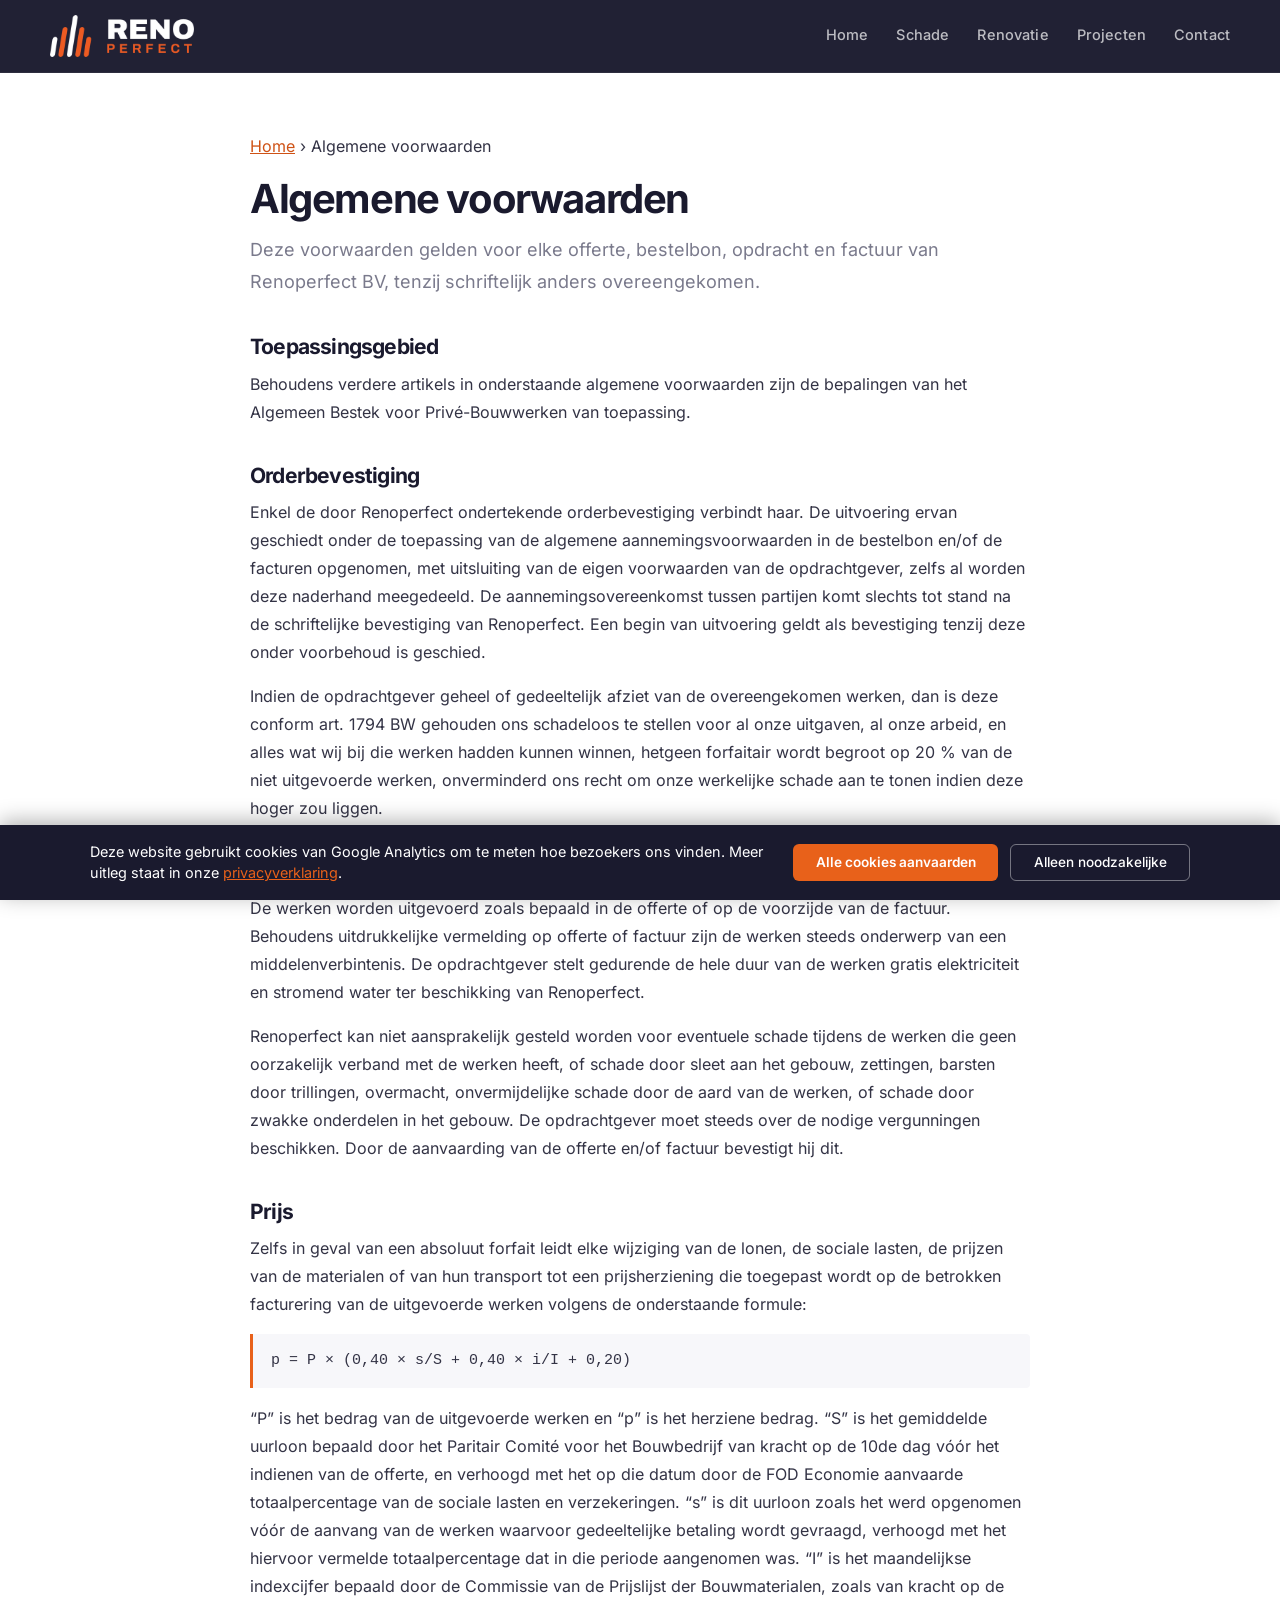
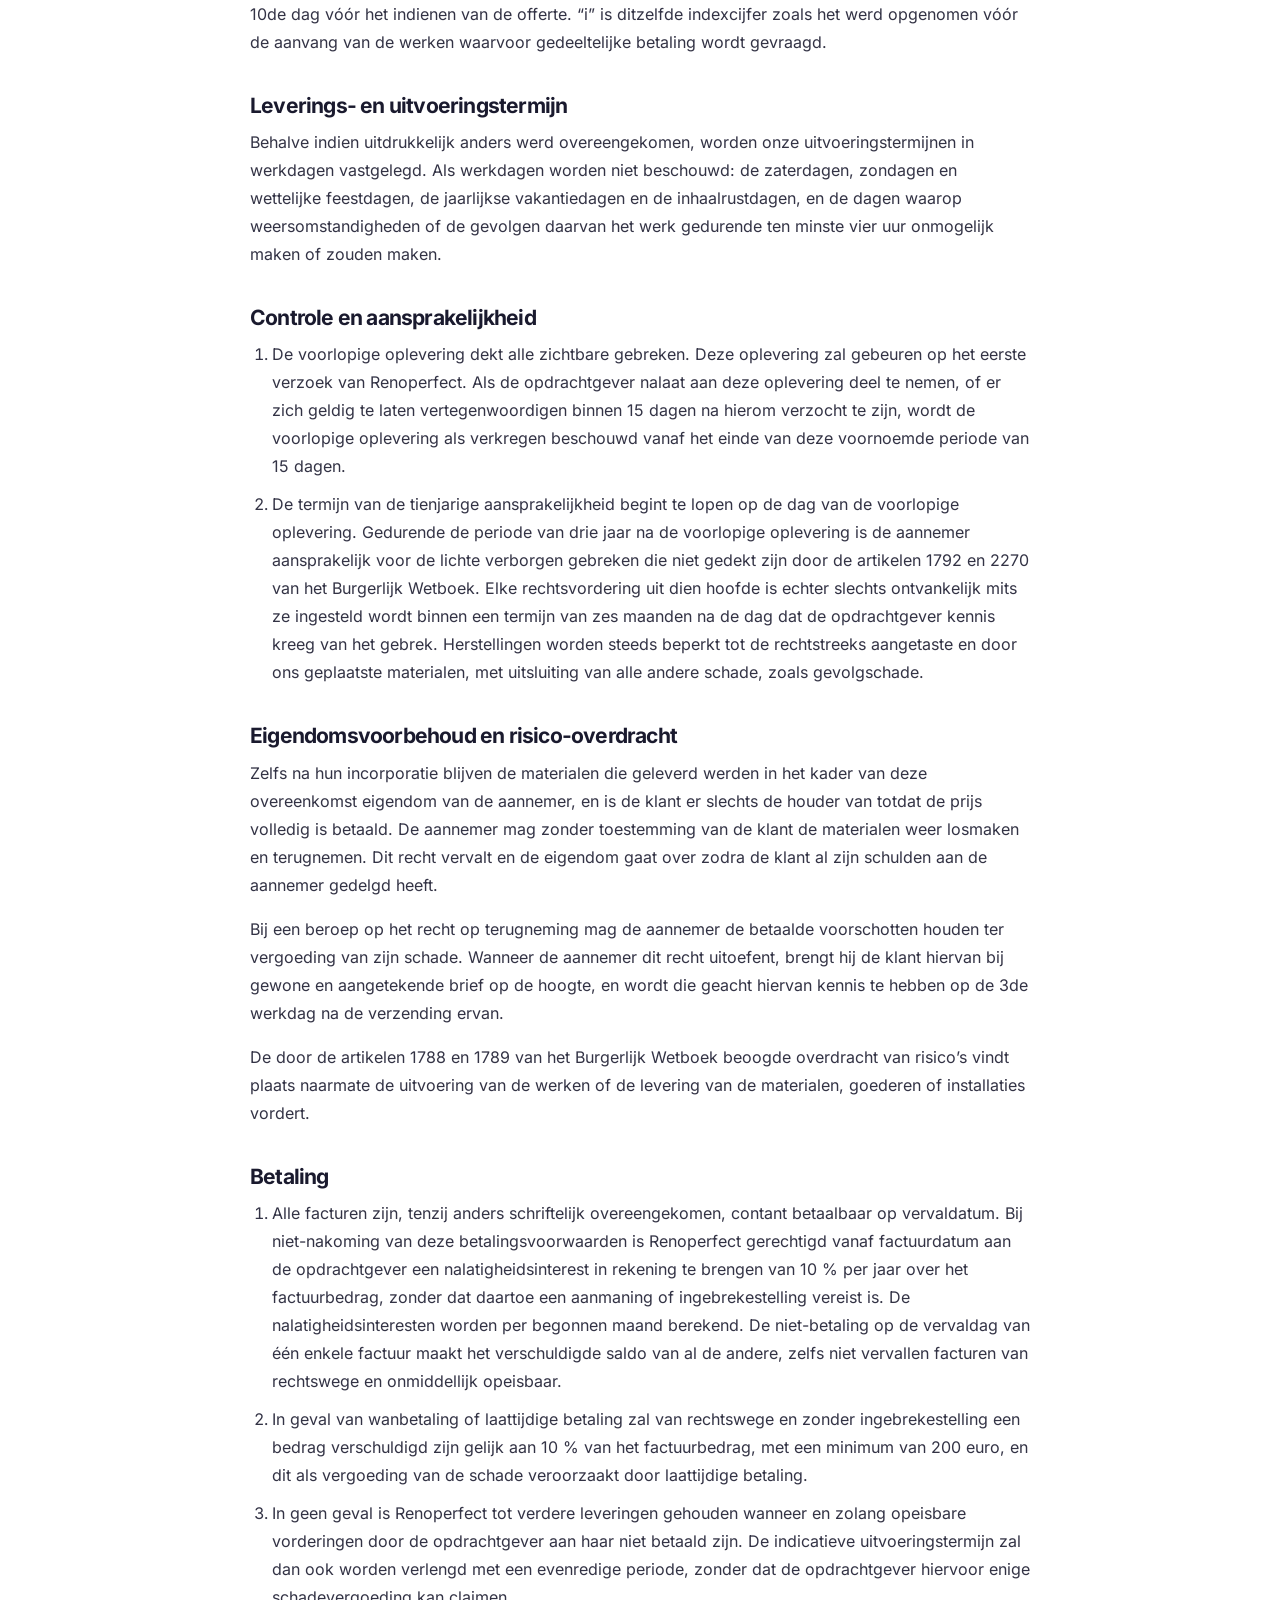
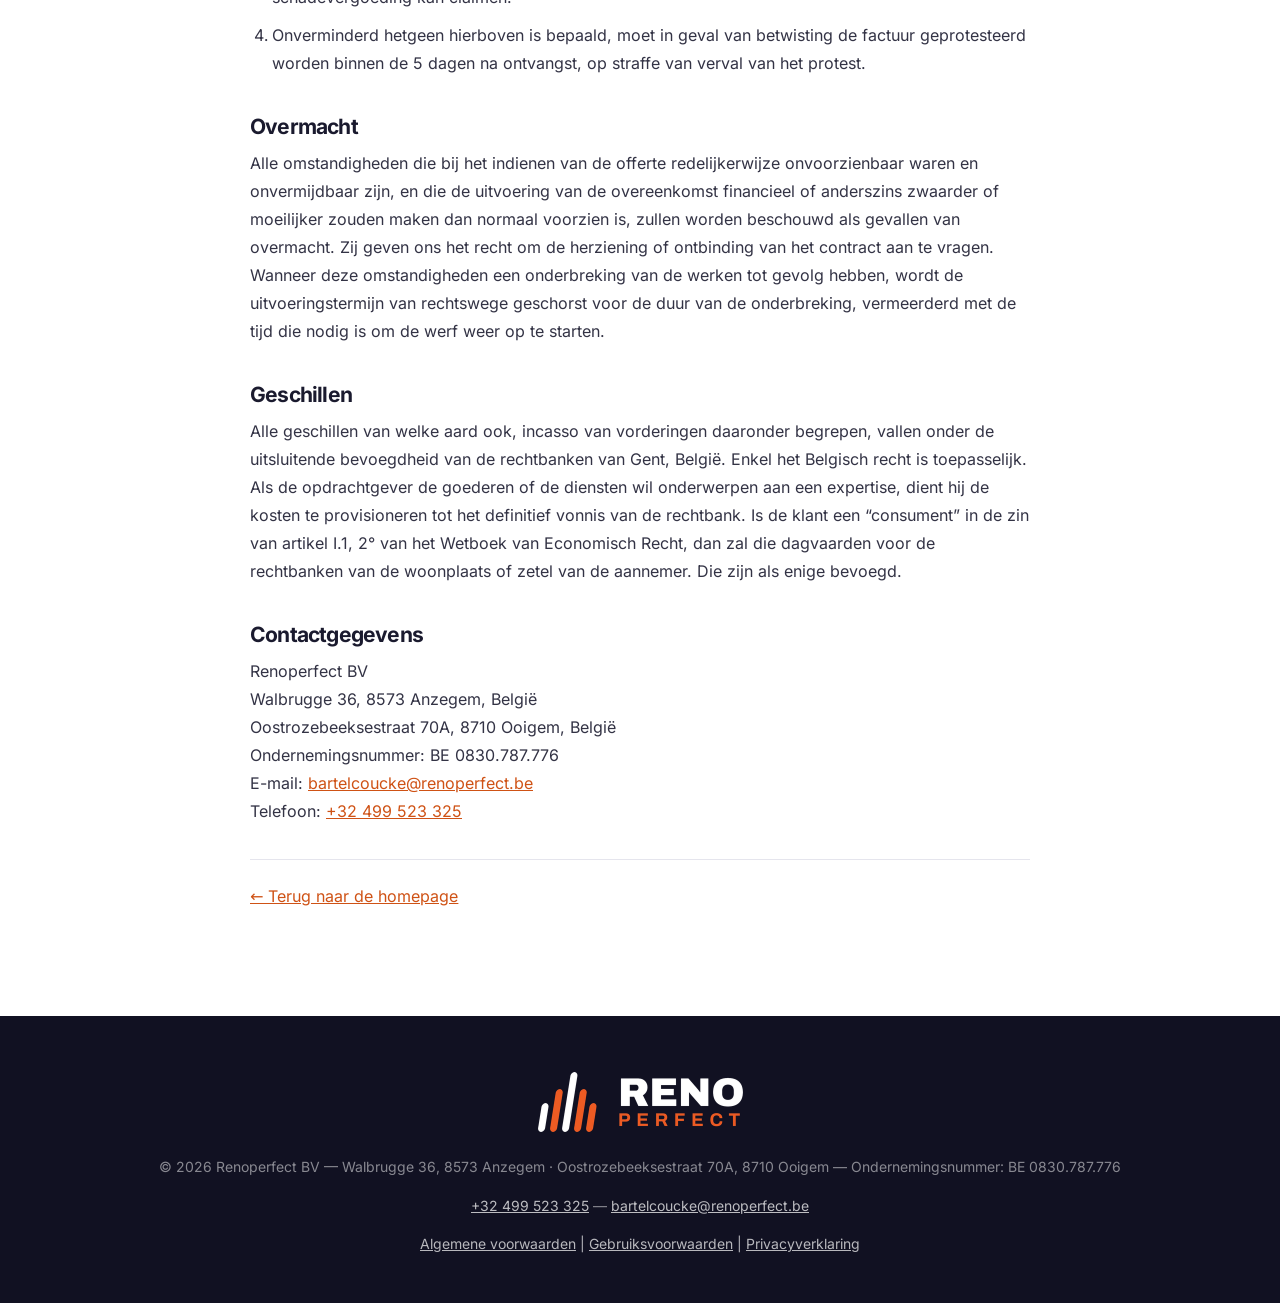
<file: algemene-voorwaarden.html>
<!DOCTYPE html>
<html lang="nl-BE">
<head>
  <meta charset="utf-8">
  <meta name="viewport" content="width=device-width, initial-scale=1">
  <title>Algemene voorwaarden — Renoperfect BV</title>
  <meta name="description" content="De algemene aannemingsvoorwaarden van Renoperfect BV: orderbevestiging, prijs, termijnen, oplevering, betaling en geschillen.">
  <meta name="robots" content="noindex, follow">
  <link rel="canonical" href="https://www.renoperfect.be/algemene-voorwaarden.html">
  <meta property="og:title" content="Algemene voorwaarden — Renoperfect BV">
  <meta property="og:description" content="De algemene aannemingsvoorwaarden van Renoperfect BV.">
  <meta property="og:type" content="article">
  <meta property="og:locale" content="nl_BE">
  <meta property="og:url" content="https://www.renoperfect.be/algemene-voorwaarden.html">
  <meta property="og:image" content="https://www.renoperfect.be/assets/img/renoperfect-logo.png">
  <link rel="stylesheet" href="assets/css/inter.css?v=7f47f5d4">
  <link rel="icon" href="assets/img/favicon.png" sizes="32x32">
  <link rel="icon" href="assets/img/renoperfect-icoon.png" sizes="512x512">
  <link rel="apple-touch-icon" href="assets/img/apple-touch-icon.png">
  <link rel="stylesheet" href="assets/css/style.css?v=962111b7">
</head>
<body>
  <header class="header">
    <div class="wrap header-inner">
      <a class="logo" href="index.html#home" aria-label="Renoperfect — naar de homepage">
        <img src="assets/img/renoperfect-logo-wit.png" alt="Renoperfect" width="205" height="60">
      </a>
      <button class="menu-toggle" type="button" aria-label="Menu" aria-expanded="false">☰</button>
      <nav class="nav" aria-label="Hoofdmenu">
        <a href="index.html#home">Home</a>
        <a href="index.html#schade">Schade</a>
        <a href="index.html#renovatie">Renovatie</a>
        <a href="index.html#projecten">Projecten</a>
        <a href="index.html#contact">Contact</a>
      </nav>
    </div>
  </header>

  <main class="juridisch">
    <div class="wrap">
      <p class="juridisch-kruimel"><a href="index.html">Home</a> › Algemene voorwaarden</p>
      <h1>Algemene voorwaarden</h1>
      <p class="juridisch-inleiding">Deze voorwaarden gelden voor elke offerte, bestelbon, opdracht en factuur van Renoperfect BV, tenzij schriftelijk anders overeengekomen.</p>

      <h2>Toepassingsgebied</h2>
      <p>Behoudens verdere artikels in onderstaande algemene voorwaarden zijn de bepalingen van het Algemeen Bestek voor Privé-Bouwwerken van toepassing.</p>

      <h2>Orderbevestiging</h2>
      <p>Enkel de door Renoperfect ondertekende orderbevestiging verbindt haar. De uitvoering ervan geschiedt onder de toepassing van de algemene aannemingsvoorwaarden in de bestelbon en/of de facturen opgenomen, met uitsluiting van de eigen voorwaarden van de opdrachtgever, zelfs al worden deze naderhand meegedeeld. De aannemingsovereenkomst tussen partijen komt slechts tot stand na de schriftelijke bevestiging van Renoperfect. Een begin van uitvoering geldt als bevestiging tenzij deze onder voorbehoud is geschied.</p>
      <p>Indien de opdrachtgever geheel of gedeeltelijk afziet van de overeengekomen werken, dan is deze conform art. 1794 BW gehouden ons schadeloos te stellen voor al onze uitgaven, al onze arbeid, en alles wat wij bij die werken hadden kunnen winnen, hetgeen forfaitair wordt begroot op 20 % van de niet uitgevoerde werken, onverminderd ons recht om onze werkelijke schade aan te tonen indien deze hoger zou liggen.</p>

      <h2>Omschrijving van de uit te voeren werken</h2>
      <p>De werken worden uitgevoerd zoals bepaald in de offerte of op de voorzijde van de factuur. Behoudens uitdrukkelijke vermelding op offerte of factuur zijn de werken steeds onderwerp van een middelenverbintenis. De opdrachtgever stelt gedurende de hele duur van de werken gratis elektriciteit en stromend water ter beschikking van Renoperfect.</p>
      <p>Renoperfect kan niet aansprakelijk gesteld worden voor eventuele schade tijdens de werken die geen oorzakelijk verband met de werken heeft, of schade door sleet aan het gebouw, zettingen, barsten door trillingen, overmacht, onvermijdelijke schade door de aard van de werken, of schade door zwakke onderdelen in het gebouw. De opdrachtgever moet steeds over de nodige vergunningen beschikken. Door de aanvaarding van de offerte en/of factuur bevestigt hij dit.</p>

      <h2>Prijs</h2>
      <p>Zelfs in geval van een absoluut forfait leidt elke wijziging van de lonen, de sociale lasten, de prijzen van de materialen of van hun transport tot een prijsherziening die toegepast wordt op de betrokken facturering van de uitgevoerde werken volgens de onderstaande formule:</p>
      <p class="juridisch-formule">p = P × (0,40 × s/S + 0,40 × i/I + 0,20)</p>
      <p>“P” is het bedrag van de uitgevoerde werken en “p” is het herziene bedrag. “S” is het gemiddelde uurloon bepaald door het Paritair Comité voor het Bouwbedrijf van kracht op de 10de dag vóór het indienen van de offerte, en verhoogd met het op die datum door de FOD Economie aanvaarde totaalpercentage van de sociale lasten en verzekeringen. “s” is dit uurloon zoals het werd opgenomen vóór de aanvang van de werken waarvoor gedeeltelijke betaling wordt gevraagd, verhoogd met het hiervoor vermelde totaalpercentage dat in die periode aangenomen was. “I” is het maandelijkse indexcijfer bepaald door de Commissie van de Prijslijst der Bouwmaterialen, zoals van kracht op de 10de dag vóór het indienen van de offerte. “i” is ditzelfde indexcijfer zoals het werd opgenomen vóór de aanvang van de werken waarvoor gedeeltelijke betaling wordt gevraagd.</p>

      <h2>Leverings- en uitvoeringstermijn</h2>
      <p>Behalve indien uitdrukkelijk anders werd overeengekomen, worden onze uitvoeringstermijnen in werkdagen vastgelegd. Als werkdagen worden niet beschouwd: de zaterdagen, zondagen en wettelijke feestdagen, de jaarlijkse vakantiedagen en de inhaalrustdagen, en de dagen waarop weersomstandigheden of de gevolgen daarvan het werk gedurende ten minste vier uur onmogelijk maken of zouden maken.</p>

      <h2>Controle en aansprakelijkheid</h2>
      <ol>
        <li>De voorlopige oplevering dekt alle zichtbare gebreken. Deze oplevering zal gebeuren op het eerste verzoek van Renoperfect. Als de opdrachtgever nalaat aan deze oplevering deel te nemen, of er zich geldig te laten vertegenwoordigen binnen 15 dagen na hierom verzocht te zijn, wordt de voorlopige oplevering als verkregen beschouwd vanaf het einde van deze voornoemde periode van 15 dagen.</li>
        <li>De termijn van de tienjarige aansprakelijkheid begint te lopen op de dag van de voorlopige oplevering. Gedurende de periode van drie jaar na de voorlopige oplevering is de aannemer aansprakelijk voor de lichte verborgen gebreken die niet gedekt zijn door de artikelen 1792 en 2270 van het Burgerlijk Wetboek. Elke rechtsvordering uit dien hoofde is echter slechts ontvankelijk mits ze ingesteld wordt binnen een termijn van zes maanden na de dag dat de opdrachtgever kennis kreeg van het gebrek. Herstellingen worden steeds beperkt tot de rechtstreeks aangetaste en door ons geplaatste materialen, met uitsluiting van alle andere schade, zoals gevolgschade.</li>
      </ol>

      <h2>Eigendomsvoorbehoud en risico-overdracht</h2>
      <p>Zelfs na hun incorporatie blijven de materialen die geleverd werden in het kader van deze overeenkomst eigendom van de aannemer, en is de klant er slechts de houder van totdat de prijs volledig is betaald. De aannemer mag zonder toestemming van de klant de materialen weer losmaken en terugnemen. Dit recht vervalt en de eigendom gaat over zodra de klant al zijn schulden aan de aannemer gedelgd heeft.</p>
      <p>Bij een beroep op het recht op terugneming mag de aannemer de betaalde voorschotten houden ter vergoeding van zijn schade. Wanneer de aannemer dit recht uitoefent, brengt hij de klant hiervan bij gewone en aangetekende brief op de hoogte, en wordt die geacht hiervan kennis te hebben op de 3de werkdag na de verzending ervan.</p>
      <p>De door de artikelen 1788 en 1789 van het Burgerlijk Wetboek beoogde overdracht van risico’s vindt plaats naarmate de uitvoering van de werken of de levering van de materialen, goederen of installaties vordert.</p>

      <h2>Betaling</h2>
      <ol>
        <li>Alle facturen zijn, tenzij anders schriftelijk overeengekomen, contant betaalbaar op vervaldatum. Bij niet-nakoming van deze betalingsvoorwaarden is Renoperfect gerechtigd vanaf factuurdatum aan de opdrachtgever een nalatigheidsinterest in rekening te brengen van 10 % per jaar over het factuurbedrag, zonder dat daartoe een aanmaning of ingebrekestelling vereist is. De nalatigheidsinteresten worden per begonnen maand berekend. De niet-betaling op de vervaldag van één enkele factuur maakt het verschuldigde saldo van al de andere, zelfs niet vervallen facturen van rechtswege en onmiddellijk opeisbaar.</li>
        <li>In geval van wanbetaling of laattijdige betaling zal van rechtswege en zonder ingebrekestelling een bedrag verschuldigd zijn gelijk aan 10 % van het factuurbedrag, met een minimum van 200 euro, en dit als vergoeding van de schade veroorzaakt door laattijdige betaling.</li>
        <li>In geen geval is Renoperfect tot verdere leveringen gehouden wanneer en zolang opeisbare vorderingen door de opdrachtgever aan haar niet betaald zijn. De indicatieve uitvoeringstermijn zal dan ook worden verlengd met een evenredige periode, zonder dat de opdrachtgever hiervoor enige schadevergoeding kan claimen.</li>
        <li>Onverminderd hetgeen hierboven is bepaald, moet in geval van betwisting de factuur geprotesteerd worden binnen de 5 dagen na ontvangst, op straffe van verval van het protest.</li>
      </ol>

      <h2>Overmacht</h2>
      <p>Alle omstandigheden die bij het indienen van de offerte redelijkerwijze onvoorzienbaar waren en onvermijdbaar zijn, en die de uitvoering van de overeenkomst financieel of anderszins zwaarder of moeilijker zouden maken dan normaal voorzien is, zullen worden beschouwd als gevallen van overmacht. Zij geven ons het recht om de herziening of ontbinding van het contract aan te vragen. Wanneer deze omstandigheden een onderbreking van de werken tot gevolg hebben, wordt de uitvoeringstermijn van rechtswege geschorst voor de duur van de onderbreking, vermeerderd met de tijd die nodig is om de werf weer op te starten.</p>

      <h2>Geschillen</h2>
      <p>Alle geschillen van welke aard ook, incasso van vorderingen daaronder begrepen, vallen onder de uitsluitende bevoegdheid van de rechtbanken van Gent, België. Enkel het Belgisch recht is toepasselijk. Als de opdrachtgever de goederen of de diensten wil onderwerpen aan een expertise, dient hij de kosten te provisioneren tot het definitief vonnis van de rechtbank. Is de klant een “consument” in de zin van artikel I.1, 2° van het Wetboek van Economisch Recht, dan zal die dagvaarden voor de rechtbanken van de woonplaats of zetel van de aannemer. Die zijn als enige bevoegd.</p>

      <h2>Contactgegevens</h2>
      <p>Renoperfect BV<br>
      Walbrugge 36, 8573 Anzegem, België<br>
      Oostrozebeeksestraat 70A, 8710 Ooigem, België<br>
      Ondernemingsnummer: BE 0830.787.776<br>
      E-mail: <a href="mailto:bartelcoucke@renoperfect.be">bartelcoucke@renoperfect.be</a><br>
      Telefoon: <a href="tel:+32499523325">+32 499 523 325</a></p>

      <p class="juridisch-terug"><a href="index.html">← Terug naar de homepage</a></p>
    </div>
  </main>

  <footer class="footer">
    <img class="footer-logo" src="assets/img/renoperfect-logo-wit.png" alt="Renoperfect" width="205" height="60">
    <p>© <span class="js-jaar">2026</span> Renoperfect BV — Walbrugge 36, 8573 Anzegem · Oostrozebeeksestraat 70A, 8710 Ooigem — Ondernemingsnummer: BE 0830.787.776</p>
    <p><a href="tel:+32499523325">+32 499 523 325</a> — <a href="mailto:bartelcoucke@renoperfect.be">bartelcoucke@renoperfect.be</a></p>
    <p class="muted"><a href="algemene-voorwaarden.html">Algemene voorwaarden</a> | <a href="gebruiksvoorwaarden.html">Gebruiksvoorwaarden</a> | <a href="privacyverklaring.html">Privacyverklaring</a></p>
  </footer>

  <script src="assets/js/main.js?v=e363b54c"></script>
  <script src="assets/js/cookie-consent.js?v=353f20cf" defer></script>
  <script src="assets/js/bezoek.js?v=c6f9e599" defer></script>
</body>
</html>
</file>
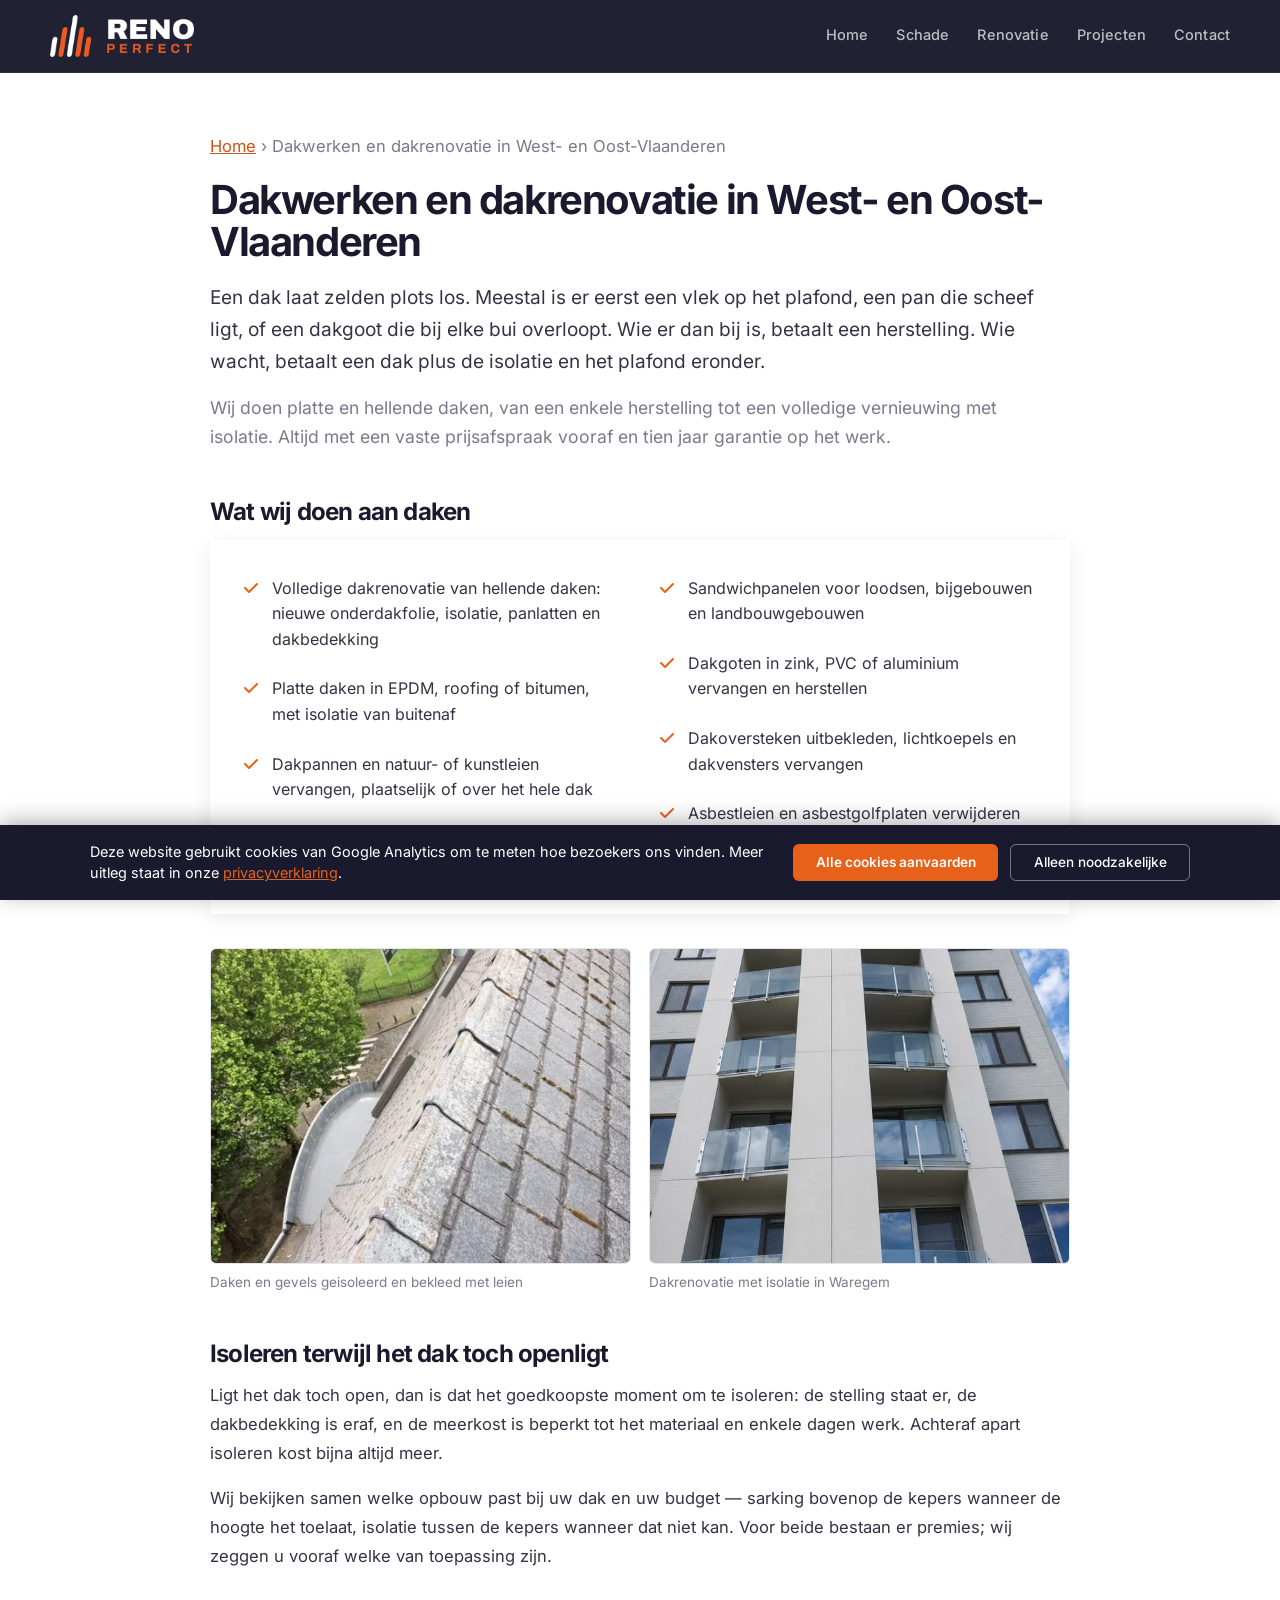
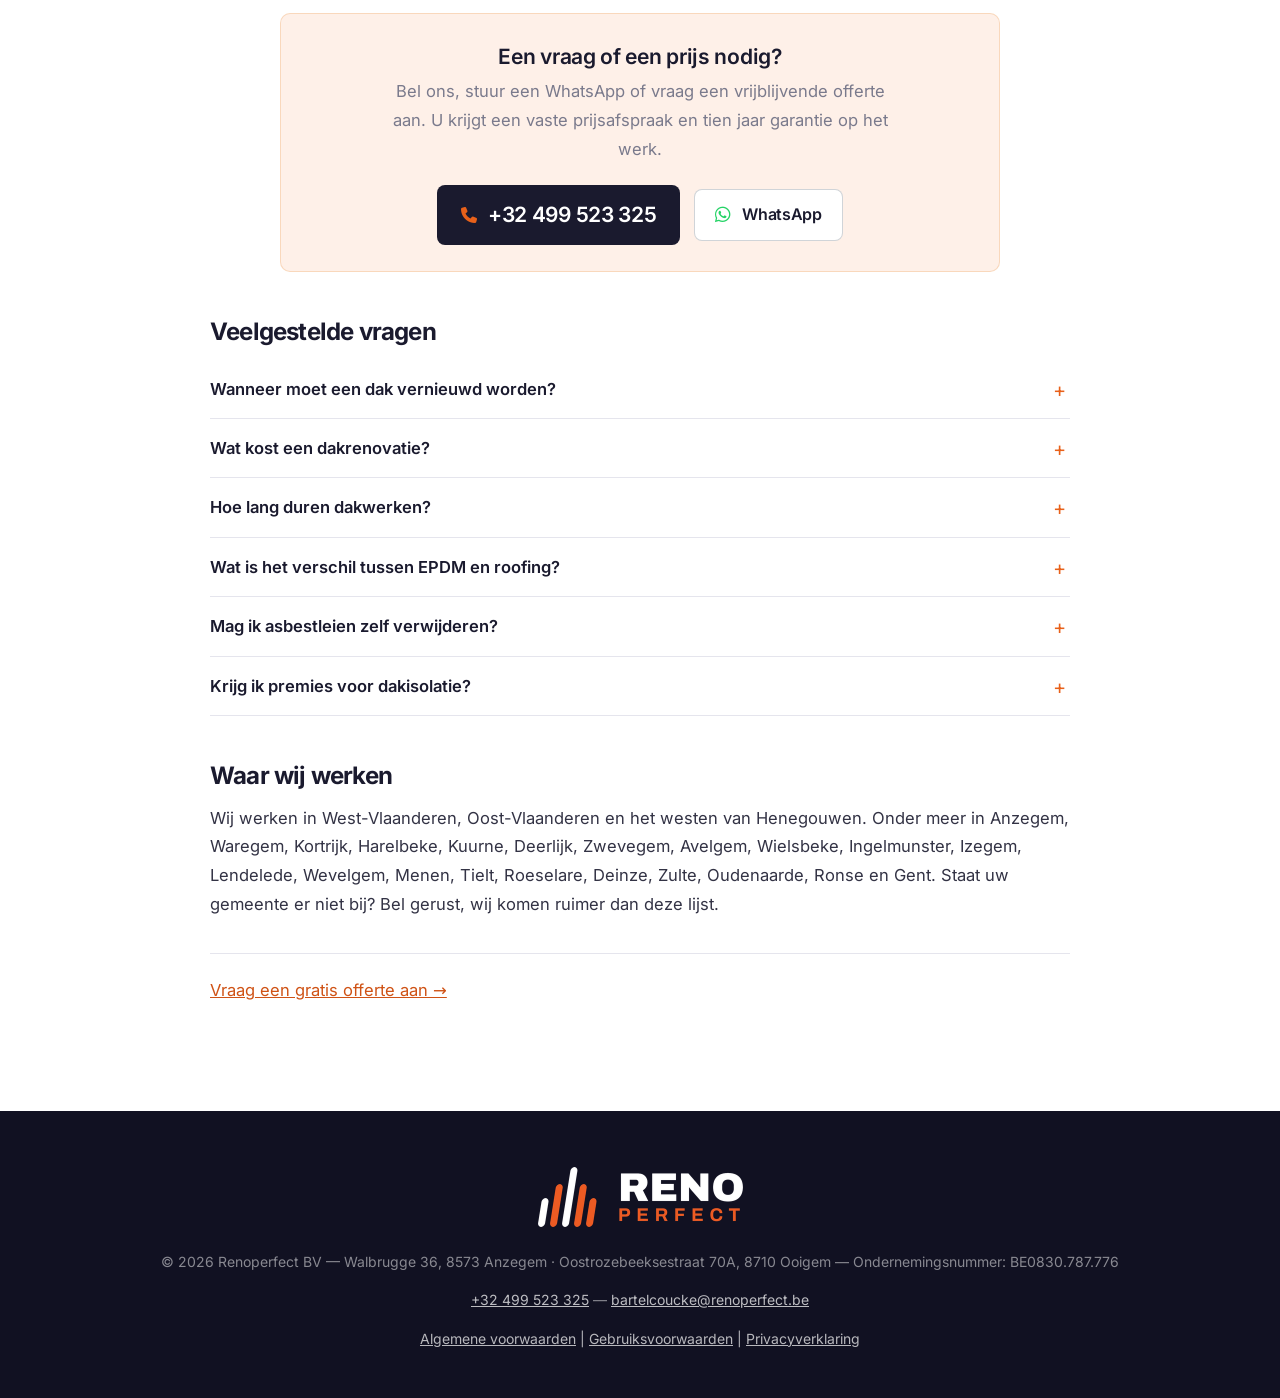
<file: dakwerken.html>
<!DOCTYPE html>
<html lang="nl-BE">
<head>
  <meta charset="utf-8">
  <meta name="viewport" content="width=device-width, initial-scale=1">
  <title>Dakwerken en dakrenovatie | Renoperfect</title>
  <meta name="description" content="Platte en hellende daken, isolatie, EPDM, pannen en leien. Dakrenovatie in West- en Oost-Vlaanderen met 10 jaar garantie. Bel +32 499 523 325.">
  <meta name="robots" content="index, follow, max-image-preview:large">
  <link rel="canonical" href="https://www.renoperfect.be/dakwerken.html">
  <meta property="og:title" content="Dakwerken en dakrenovatie | Renoperfect">
  <meta property="og:description" content="Platte en hellende daken, isolatie, EPDM, pannen en leien. Dakrenovatie in West- en Oost-Vlaanderen met 10 jaar garantie. Bel +32 499 523 325.">
  <meta property="og:type" content="website">
  <meta property="og:locale" content="nl_BE">
  <meta property="og:url" content="https://www.renoperfect.be/dakwerken.html">
  <meta property="og:image" content="https://www.renoperfect.be/assets/img/hero.jpg">
  <link rel="stylesheet" href="assets/css/inter.css?v=7f47f5d4">
  <link rel="stylesheet" href="assets/css/fontawesome.css?v=5ceaaba2">
  <link rel="icon" href="assets/img/favicon.png" sizes="32x32">
  <link rel="icon" href="assets/img/renoperfect-icoon.png" sizes="512x512">
  <link rel="apple-touch-icon" href="assets/img/apple-touch-icon.png">
  <link rel="stylesheet" href="assets/css/style.css?v=962111b7">
  <script type="application/ld+json">
  {
    "@context": "https://schema.org",
    "@graph": [
      {
        "@type": "Service",
        "name": "Dakwerken en dakrenovatie in West- en Oost-Vlaanderen",
        "serviceType": "dakwerken",
        "provider": {
          "@id": "https://www.renoperfect.be/#organisatie"
        },
        "areaServed": [
          {
            "@type": "AdministrativeArea",
            "name": "West-Vlaanderen"
          },
          {
            "@type": "AdministrativeArea",
            "name": "Oost-Vlaanderen"
          },
          {
            "@type": "AdministrativeArea",
            "name": "Henegouwen (westen)"
          }
        ],
        "description": "Platte en hellende daken, isolatie, EPDM, pannen en leien. Dakrenovatie in West- en Oost-Vlaanderen met 10 jaar garantie. Bel +32 499 523 325.",
        "url": "https://www.renoperfect.be/dakwerken.html"
      },
      {
        "@type": "FAQPage",
        "mainEntity": [
          {
            "@type": "Question",
            "name": "Wanneer moet een dak vernieuwd worden?",
            "acceptedAnswer": {
              "@type": "Answer",
              "text": "Een pannendak gaat vlot veertig tot zestig jaar mee, roofing en EPDM twintig tot dertig. Terugkerende lekken, natte isolatie, verweerde pannen of een onderdak dat verpulvert zijn de tekenen dat herstellen niet langer loont."
            }
          },
          {
            "@type": "Question",
            "name": "Wat kost een dakrenovatie?",
            "acceptedAnswer": {
              "@type": "Answer",
              "text": "Dat hangt af van de oppervlakte, de helling, de dakbedekking en of er geïsoleerd wordt. Wij komen ter plaatse meten en geven een vaste prijs, zodat u vooraf weet waar u aan toe bent. De offerte is gratis en vrijblijvend."
            }
          },
          {
            "@type": "Question",
            "name": "Hoe lang duren dakwerken?",
            "acceptedAnswer": {
              "@type": "Answer",
              "text": "Een gemiddelde dakrenovatie van een rijwoning duurt één tot twee weken, afhankelijk van het weer. Wij dekken het dak elke avond af zodat er niets binnenkomt."
            }
          },
          {
            "@type": "Question",
            "name": "Wat is het verschil tussen EPDM en roofing?",
            "acceptedAnswer": {
              "@type": "Answer",
              "text": "Roofing is bitumen in meerdere lagen, gebrand of gekleefd. EPDM is één rubberen membraan, meestal in één stuk, en heeft dus veel minder naden. EPDM gaat gemiddeld langer mee; roofing is goedkoper in aankoop."
            }
          },
          {
            "@type": "Question",
            "name": "Mag ik asbestleien zelf verwijderen?",
            "acceptedAnswer": {
              "@type": "Answer",
              "text": "Hechtgebonden asbest in goede staat mag een particulier onder voorwaarden zelf verwijderen, maar bij een heel dak is dat afgeraden. Wij nemen de verwijdering en de afvoer mee op in de offerte."
            }
          },
          {
            "@type": "Question",
            "name": "Krijg ik premies voor dakisolatie?",
            "acceptedAnswer": {
              "@type": "Answer",
              "text": "Meestal wel. Er bestaan premies via Mijn VerbouwPremie en soms via uw gemeente. De voorwaarden veranderen regelmatig; wij zeggen u bij de offerte wat er op dat moment geldt."
            }
          }
        ]
      }
    ]
  }
  </script>
</head>
<body>
  <header class="header">
    <div class="wrap header-inner">
      <a class="logo" href="#home" aria-label="Renoperfect — naar home">
        <img src="assets/img/renoperfect-logo-wit.png" alt="Renoperfect" width="205" height="60">
      </a>
      <button class="menu-toggle" type="button" aria-label="Menu" aria-expanded="false">☰</button>
      <nav class="nav" aria-label="Hoofdmenu">
        <a href="#home">Home</a>
        <a href="#schade">Schade</a>
        <a href="#renovatie">Renovatie</a>
        <a href="#projecten">Projecten</a>
        <a href="#contact">Contact</a>
      </nav>
    </div>
  </header>

  <main class="dienst">
    <div class="wrap">
      <p class="juridisch-kruimel"><a href="index.html">Home</a> &rsaquo; Dakwerken en dakrenovatie in West- en Oost-Vlaanderen</p>
      <h1>Dakwerken en dakrenovatie in West- en Oost-Vlaanderen</h1>
      <div class="sectie-intro">
        <p class="intro">Een dak laat zelden plots los. Meestal is er eerst een vlek op het plafond, een pan die scheef ligt, of een dakgoot die bij elke bui overloopt. Wie er dan bij is, betaalt een herstelling. Wie wacht, betaalt een dak plus de isolatie en het plafond eronder.</p>
        <p class="intro">Wij doen platte en hellende daken, van een enkele herstelling tot een volledige vernieuwing met isolatie. Altijd met een vaste prijsafspraak vooraf en tien jaar garantie op het werk.</p>
      </div>

      <h2>Wat wij doen aan daken</h2>
      <div class="dienst-lijst">
        <ul class="check">
            <li>Volledige dakrenovatie van hellende daken: nieuwe onderdakfolie, isolatie, panlatten en dakbedekking</li>
            <li>Platte daken in EPDM, roofing of bitumen, met isolatie van buitenaf</li>
            <li>Dakpannen en natuur- of kunstleien vervangen, plaatselijk of over het hele dak</li>
            <li>Dakisolatie: sarking, isolatie tussen de kepers, zolderisolatie</li>
            <li>Sandwichpanelen voor loodsen, bijgebouwen en landbouwgebouwen</li>
            <li>Dakgoten in zink, PVC of aluminium vervangen en herstellen</li>
            <li>Dakoversteken uitbekleden, lichtkoepels en dakvensters vervangen</li>
            <li>Asbestleien en asbestgolfplaten verwijderen en vervangen</li>
        </ul>
      </div>

      <div class="dienst-fotos">
        <figure class="dienst-foto">
          <picture><source type="image/webp" srcset="assets/img/projecten/daken-en-gevels-ge-soleerd-bekleed-met-leien-epdm-op-plat-da-1906321344-800.webp 800w, assets/img/projecten/daken-en-gevels-ge-soleerd-bekleed-met-leien-epdm-op-plat-da-1906321344.webp 1600w" sizes="(max-width: 767px) 92vw, 380px"><img loading="lazy" decoding="async" src="assets/img/projecten/daken-en-gevels-ge-soleerd-bekleed-met-leien-epdm-op-plat-da-1906321344.jpg" alt="Daken en gevels geisoleerd en bekleed met leien"></picture>
          <figcaption>Daken en gevels geisoleerd en bekleed met leien</figcaption>
        </figure>
        <figure class="dienst-foto">
          <picture><source type="image/webp" srcset="assets/img/projecten/volledige-dakrenovatie-met-isolatie-waregem-na-de-werken-1913017139-800.webp 800w, assets/img/projecten/volledige-dakrenovatie-met-isolatie-waregem-na-de-werken-1913017139.webp 1600w" sizes="(max-width: 767px) 92vw, 380px"><img loading="lazy" decoding="async" src="assets/img/projecten/volledige-dakrenovatie-met-isolatie-waregem-na-de-werken-1913017139.jpg" alt="Dakrenovatie met isolatie in Waregem"></picture>
          <figcaption>Dakrenovatie met isolatie in Waregem</figcaption>
        </figure>
      </div>

      <h2>Isoleren terwijl het dak toch openligt</h2>
      <p>Ligt het dak toch open, dan is dat het goedkoopste moment om te isoleren: de stelling staat er, de dakbedekking is eraf, en de meerkost is beperkt tot het materiaal en enkele dagen werk. Achteraf apart isoleren kost bijna altijd meer.</p>
      <p>Wij bekijken samen welke opbouw past bij uw dak en uw budget — sarking bovenop de kepers wanneer de hoogte het toelaat, isolatie tussen de kepers wanneer dat niet kan. Voor beide bestaan er premies; wij zeggen u vooraf welke van toepassing zijn.</p>

      <div class="bel-blok">
        <h3>Een vraag of een prijs nodig?</h3>
        <p>Bel ons, stuur een WhatsApp of vraag een vrijblijvende offerte aan. U krijgt een vaste prijsafspraak en tien jaar garantie op het werk.</p>
        <div class="bel-acties">
          <a class="bel-groot" href="tel:+32499523325">
            <i class="fa-solid fa-phone" aria-hidden="true"></i>
            <span>+32 499 523 325</span>
          </a>
          <a class="bel-groot bel-wa" href="https://wa.me/32499523325" target="_blank" rel="noopener noreferrer">
            <i class="fa-brands fa-whatsapp" aria-hidden="true"></i>
            <span>WhatsApp</span>
          </a>
        </div>
      </div>

      <h2>Veelgestelde vragen</h2>
      <div class="vragen">
        <details class="vraag">
          <summary>Wanneer moet een dak vernieuwd worden?</summary>
          <p>Een pannendak gaat vlot veertig tot zestig jaar mee, roofing en EPDM twintig tot dertig. Terugkerende lekken, natte isolatie, verweerde pannen of een onderdak dat verpulvert zijn de tekenen dat herstellen niet langer loont.</p>
        </details>
        <details class="vraag">
          <summary>Wat kost een dakrenovatie?</summary>
          <p>Dat hangt af van de oppervlakte, de helling, de dakbedekking en of er geïsoleerd wordt. Wij komen ter plaatse meten en geven een vaste prijs, zodat u vooraf weet waar u aan toe bent. De offerte is gratis en vrijblijvend.</p>
        </details>
        <details class="vraag">
          <summary>Hoe lang duren dakwerken?</summary>
          <p>Een gemiddelde dakrenovatie van een rijwoning duurt één tot twee weken, afhankelijk van het weer. Wij dekken het dak elke avond af zodat er niets binnenkomt.</p>
        </details>
        <details class="vraag">
          <summary>Wat is het verschil tussen EPDM en roofing?</summary>
          <p>Roofing is bitumen in meerdere lagen, gebrand of gekleefd. EPDM is één rubberen membraan, meestal in één stuk, en heeft dus veel minder naden. EPDM gaat gemiddeld langer mee; roofing is goedkoper in aankoop.</p>
        </details>
        <details class="vraag">
          <summary>Mag ik asbestleien zelf verwijderen?</summary>
          <p>Hechtgebonden asbest in goede staat mag een particulier onder voorwaarden zelf verwijderen, maar bij een heel dak is dat afgeraden. Wij nemen de verwijdering en de afvoer mee op in de offerte.</p>
        </details>
        <details class="vraag">
          <summary>Krijg ik premies voor dakisolatie?</summary>
          <p>Meestal wel. Er bestaan premies via Mijn VerbouwPremie en soms via uw gemeente. De voorwaarden veranderen regelmatig; wij zeggen u bij de offerte wat er op dat moment geldt.</p>
        </details>
      </div>

      <h2>Waar wij werken</h2>
      <p>Wij werken in West-Vlaanderen, Oost-Vlaanderen en het westen van Henegouwen. Onder meer in Anzegem, Waregem, Kortrijk, Harelbeke, Kuurne, Deerlijk, Zwevegem, Avelgem, Wielsbeke, Ingelmunster, Izegem, Lendelede, Wevelgem, Menen, Tielt, Roeselare, Deinze, Zulte, Oudenaarde, Ronse en Gent. Staat uw gemeente er niet bij? Bel gerust, wij komen ruimer dan deze lijst.</p>

      <p class="juridisch-terug"><a href="index.html#contact">Vraag een gratis offerte aan &rarr;</a></p>
    </div>
  </main>

  <footer class="footer">
    <img class="footer-logo" src="assets/img/renoperfect-logo-wit.png" alt="Renoperfect" width="205" height="60">
    <p>© <span class="js-jaar">2026</span> Renoperfect BV — Walbrugge 36, 8573 Anzegem · Oostrozebeeksestraat 70A, 8710 Ooigem — Ondernemingsnummer: BE0830.787.776</p>
    <p><a href="tel:+32499523325">+32 499 523 325</a> — <a href="mailto:bartelcoucke@renoperfect.be">bartelcoucke@renoperfect.be</a></p>
    <p class="muted"><a href="algemene-voorwaarden.html">Algemene voorwaarden</a> | <a href="gebruiksvoorwaarden.html">Gebruiksvoorwaarden</a> | <a href="privacyverklaring.html">Privacyverklaring</a></p>
  </footer>
  <script src="assets/js/main.js?v=e363b54c"></script>
  <script src="assets/js/cookie-consent.js?v=353f20cf" defer></script>
  <script src="assets/js/bezoek.js?v=c6f9e599" defer></script>
</body>
</html>
</file>
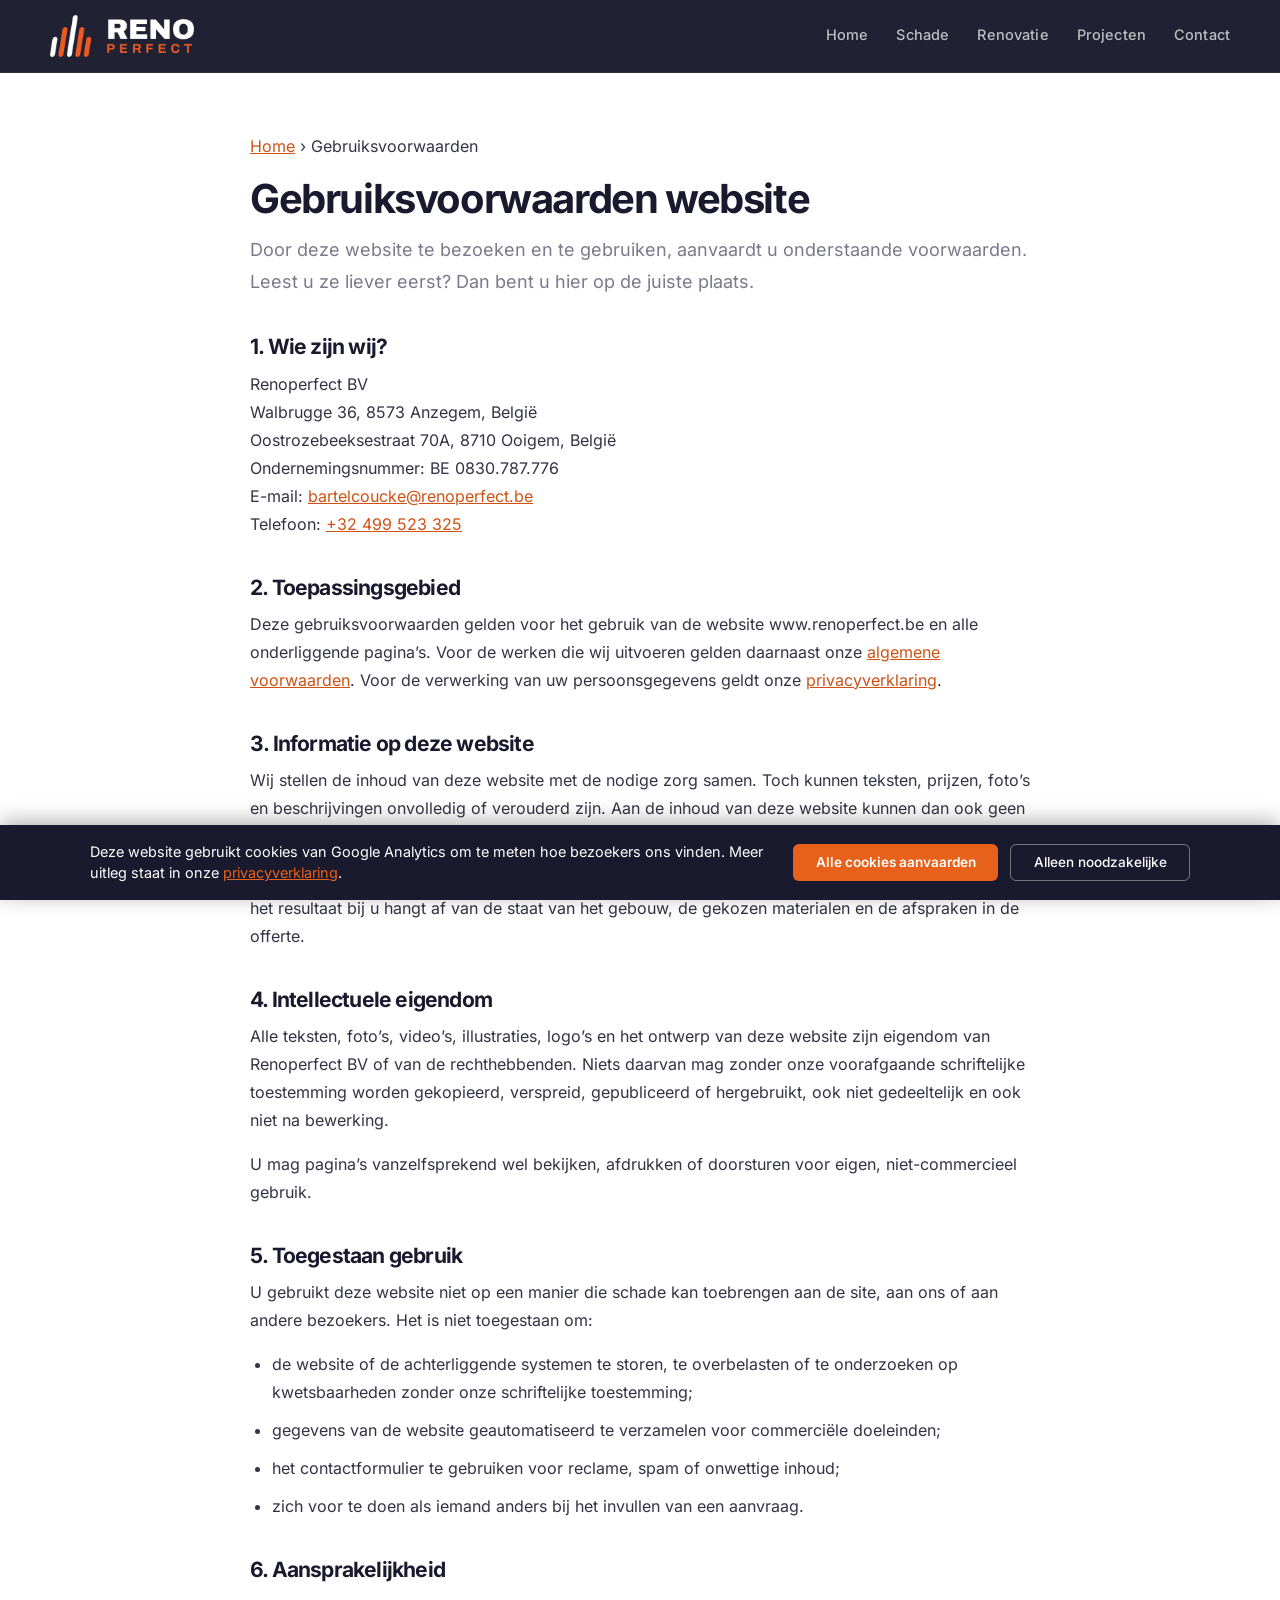
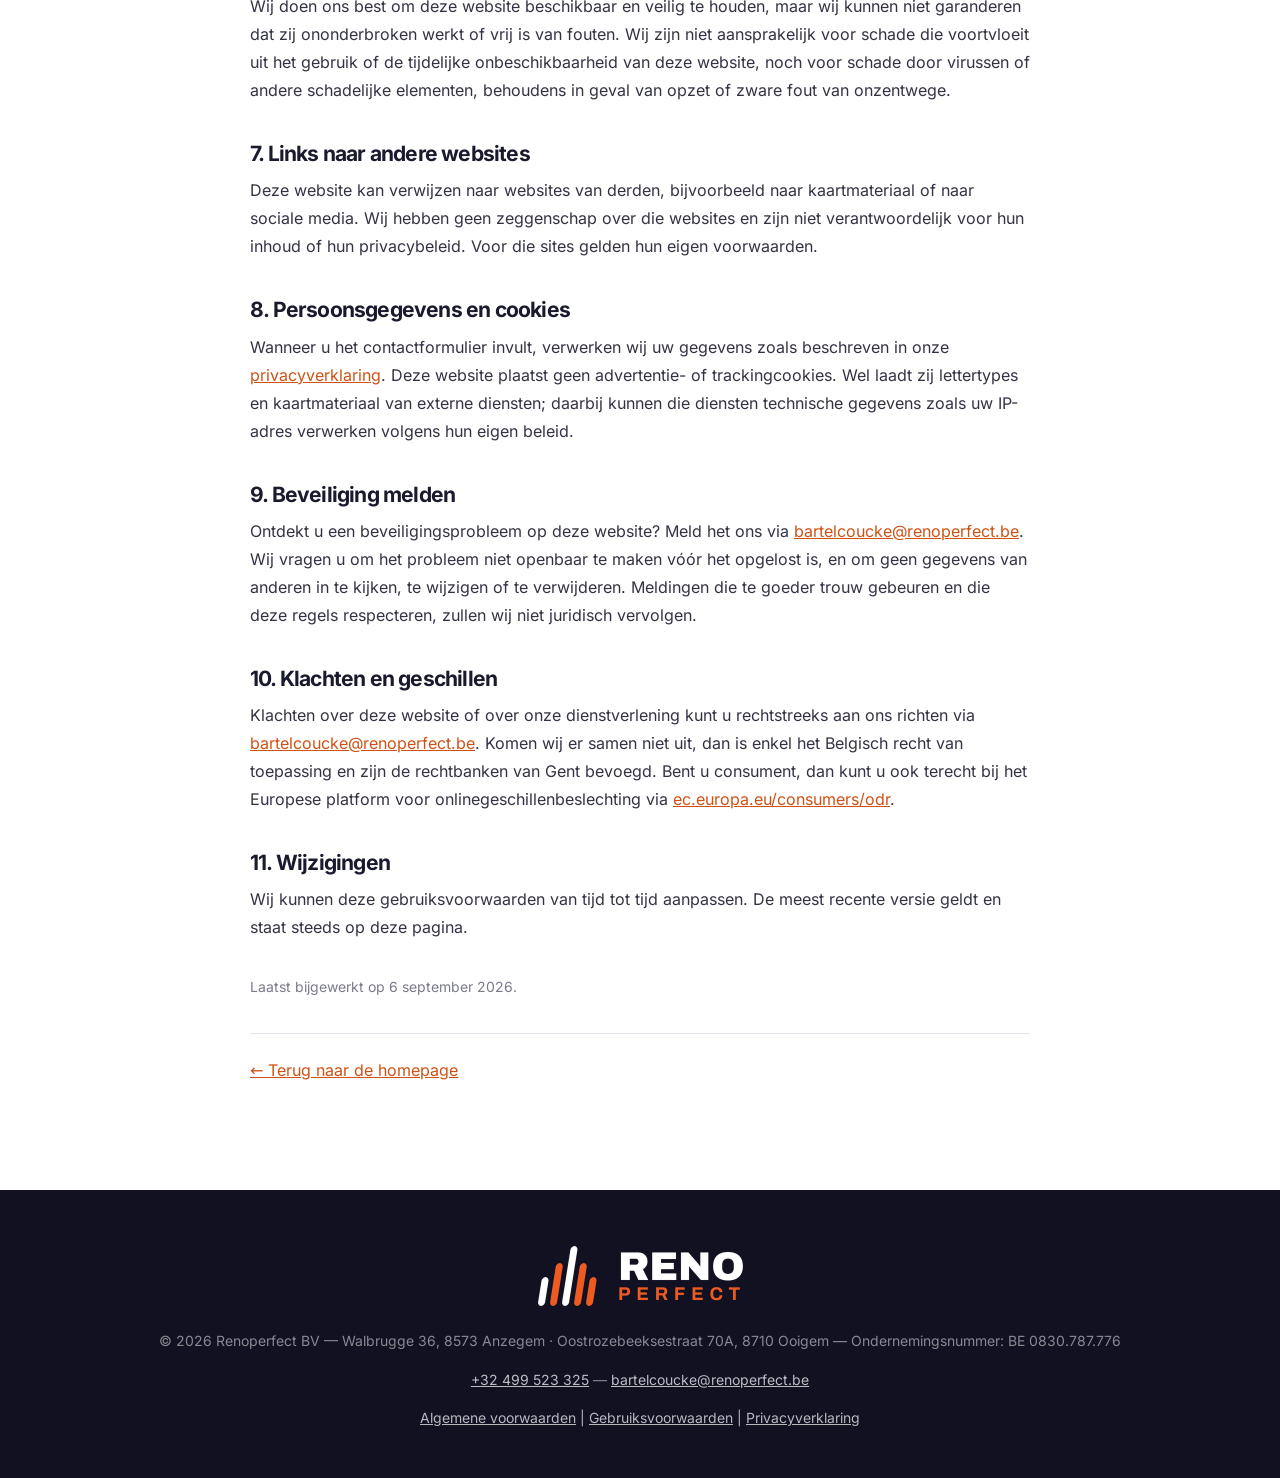
<file: gebruiksvoorwaarden.html>
<!DOCTYPE html>
<html lang="nl-BE">
<head>
  <meta charset="utf-8">
  <meta name="viewport" content="width=device-width, initial-scale=1">
  <title>Gebruiksvoorwaarden website — Renoperfect BV</title>
  <meta name="description" content="De voorwaarden voor het gebruik van de website van Renoperfect BV: inhoud, intellectuele eigendom, aansprakelijkheid en toepasselijk recht.">
  <meta name="robots" content="noindex, follow">
  <link rel="canonical" href="https://www.renoperfect.be/gebruiksvoorwaarden.html">
  <meta property="og:title" content="Gebruiksvoorwaarden website — Renoperfect BV">
  <meta property="og:description" content="De voorwaarden voor het gebruik van de website van Renoperfect BV.">
  <meta property="og:type" content="article">
  <meta property="og:locale" content="nl_BE">
  <meta property="og:url" content="https://www.renoperfect.be/gebruiksvoorwaarden.html">
  <meta property="og:image" content="https://www.renoperfect.be/assets/img/renoperfect-logo.png">
  <link rel="stylesheet" href="assets/css/inter.css?v=7f47f5d4">
  <link rel="icon" href="assets/img/favicon.png" sizes="32x32">
  <link rel="icon" href="assets/img/renoperfect-icoon.png" sizes="512x512">
  <link rel="apple-touch-icon" href="assets/img/apple-touch-icon.png">
  <link rel="stylesheet" href="assets/css/style.css?v=962111b7">
</head>
<body>
  <header class="header">
    <div class="wrap header-inner">
      <a class="logo" href="index.html#home" aria-label="Renoperfect — naar de homepage">
        <img src="assets/img/renoperfect-logo-wit.png" alt="Renoperfect" width="205" height="60">
      </a>
      <button class="menu-toggle" type="button" aria-label="Menu" aria-expanded="false">☰</button>
      <nav class="nav" aria-label="Hoofdmenu">
        <a href="index.html#home">Home</a>
        <a href="index.html#schade">Schade</a>
        <a href="index.html#renovatie">Renovatie</a>
        <a href="index.html#projecten">Projecten</a>
        <a href="index.html#contact">Contact</a>
      </nav>
    </div>
  </header>

  <main class="juridisch">
    <div class="wrap">
      <p class="juridisch-kruimel"><a href="index.html">Home</a> › Gebruiksvoorwaarden</p>
      <h1>Gebruiksvoorwaarden website</h1>
      <p class="juridisch-inleiding">Door deze website te bezoeken en te gebruiken, aanvaardt u onderstaande voorwaarden. Leest u ze liever eerst? Dan bent u hier op de juiste plaats.</p>

      <h2>1. Wie zijn wij?</h2>
      <p>Renoperfect BV<br>
      Walbrugge 36, 8573 Anzegem, België<br>
      Oostrozebeeksestraat 70A, 8710 Ooigem, België<br>
      Ondernemingsnummer: BE 0830.787.776<br>
      E-mail: <a href="mailto:bartelcoucke@renoperfect.be">bartelcoucke@renoperfect.be</a><br>
      Telefoon: <a href="tel:+32499523325">+32 499 523 325</a></p>

      <h2>2. Toepassingsgebied</h2>
      <p>Deze gebruiksvoorwaarden gelden voor het gebruik van de website www.renoperfect.be en alle onderliggende pagina’s. Voor de werken die wij uitvoeren gelden daarnaast onze <a href="algemene-voorwaarden.html">algemene voorwaarden</a>. Voor de verwerking van uw persoonsgegevens geldt onze <a href="privacyverklaring.html">privacyverklaring</a>.</p>

      <h2>3. Informatie op deze website</h2>
      <p>Wij stellen de inhoud van deze website met de nodige zorg samen. Toch kunnen teksten, prijzen, foto’s en beschrijvingen onvolledig of verouderd zijn. Aan de inhoud van deze website kunnen dan ook geen rechten worden ontleend: een offerte is pas bindend wanneer u ze schriftelijk van ons ontvangt.</p>
      <p>De foto’s bij onze projecten tonen werken die wij zelf hebben uitgevoerd. Zij zijn bedoeld als illustratie; het resultaat bij u hangt af van de staat van het gebouw, de gekozen materialen en de afspraken in de offerte.</p>

      <h2>4. Intellectuele eigendom</h2>
      <p>Alle teksten, foto’s, video’s, illustraties, logo’s en het ontwerp van deze website zijn eigendom van Renoperfect BV of van de rechthebbenden. Niets daarvan mag zonder onze voorafgaande schriftelijke toestemming worden gekopieerd, verspreid, gepubliceerd of hergebruikt, ook niet gedeeltelijk en ook niet na bewerking.</p>
      <p>U mag pagina’s vanzelfsprekend wel bekijken, afdrukken of doorsturen voor eigen, niet-commercieel gebruik.</p>

      <h2>5. Toegestaan gebruik</h2>
      <p>U gebruikt deze website niet op een manier die schade kan toebrengen aan de site, aan ons of aan andere bezoekers. Het is niet toegestaan om:</p>
      <ul>
        <li>de website of de achterliggende systemen te storen, te overbelasten of te onderzoeken op kwetsbaarheden zonder onze schriftelijke toestemming;</li>
        <li>gegevens van de website geautomatiseerd te verzamelen voor commerciële doeleinden;</li>
        <li>het contactformulier te gebruiken voor reclame, spam of onwettige inhoud;</li>
        <li>zich voor te doen als iemand anders bij het invullen van een aanvraag.</li>
      </ul>

      <h2>6. Aansprakelijkheid</h2>
      <p>Wij doen ons best om deze website beschikbaar en veilig te houden, maar wij kunnen niet garanderen dat zij ononderbroken werkt of vrij is van fouten. Wij zijn niet aansprakelijk voor schade die voortvloeit uit het gebruik of de tijdelijke onbeschikbaarheid van deze website, noch voor schade door virussen of andere schadelijke elementen, behoudens in geval van opzet of zware fout van onzentwege.</p>

      <h2>7. Links naar andere websites</h2>
      <p>Deze website kan verwijzen naar websites van derden, bijvoorbeeld naar kaartmateriaal of naar sociale media. Wij hebben geen zeggenschap over die websites en zijn niet verantwoordelijk voor hun inhoud of hun privacybeleid. Voor die sites gelden hun eigen voorwaarden.</p>

      <h2>8. Persoonsgegevens en cookies</h2>
      <p>Wanneer u het contactformulier invult, verwerken wij uw gegevens zoals beschreven in onze <a href="privacyverklaring.html">privacyverklaring</a>. Deze website plaatst geen advertentie- of trackingcookies. Wel laadt zij lettertypes en kaartmateriaal van externe diensten; daarbij kunnen die diensten technische gegevens zoals uw IP-adres verwerken volgens hun eigen beleid.</p>

      <h2>9. Beveiliging melden</h2>
      <p>Ontdekt u een beveiligingsprobleem op deze website? Meld het ons via <a href="mailto:bartelcoucke@renoperfect.be">bartelcoucke@renoperfect.be</a>. Wij vragen u om het probleem niet openbaar te maken vóór het opgelost is, en om geen gegevens van anderen in te kijken, te wijzigen of te verwijderen. Meldingen die te goeder trouw gebeuren en die deze regels respecteren, zullen wij niet juridisch vervolgen.</p>

      <h2>10. Klachten en geschillen</h2>
      <p>Klachten over deze website of over onze dienstverlening kunt u rechtstreeks aan ons richten via <a href="mailto:bartelcoucke@renoperfect.be">bartelcoucke@renoperfect.be</a>. Komen wij er samen niet uit, dan is enkel het Belgisch recht van toepassing en zijn de rechtbanken van Gent bevoegd. Bent u consument, dan kunt u ook terecht bij het Europese platform voor onlinegeschillenbeslechting via <a href="https://ec.europa.eu/consumers/odr" target="_blank" rel="noopener noreferrer">ec.europa.eu/consumers/odr</a>.</p>

      <h2>11. Wijzigingen</h2>
      <p>Wij kunnen deze gebruiksvoorwaarden van tijd tot tijd aanpassen. De meest recente versie geldt en staat steeds op deze pagina.</p>

      <p class="juridisch-datum">Laatst bijgewerkt op 6 september 2026.</p>

      <p class="juridisch-terug"><a href="index.html">← Terug naar de homepage</a></p>
    </div>
  </main>

  <footer class="footer">
    <img class="footer-logo" src="assets/img/renoperfect-logo-wit.png" alt="Renoperfect" width="205" height="60">
    <p>© <span class="js-jaar">2026</span> Renoperfect BV — Walbrugge 36, 8573 Anzegem · Oostrozebeeksestraat 70A, 8710 Ooigem — Ondernemingsnummer: BE 0830.787.776</p>
    <p><a href="tel:+32499523325">+32 499 523 325</a> — <a href="mailto:bartelcoucke@renoperfect.be">bartelcoucke@renoperfect.be</a></p>
    <p class="muted"><a href="algemene-voorwaarden.html">Algemene voorwaarden</a> | <a href="gebruiksvoorwaarden.html">Gebruiksvoorwaarden</a> | <a href="privacyverklaring.html">Privacyverklaring</a></p>
  </footer>

  <script src="assets/js/main.js?v=e363b54c"></script>
  <script src="assets/js/cookie-consent.js?v=353f20cf" defer></script>
  <script src="assets/js/bezoek.js?v=c6f9e599" defer></script>
</body>
</html>
</file>
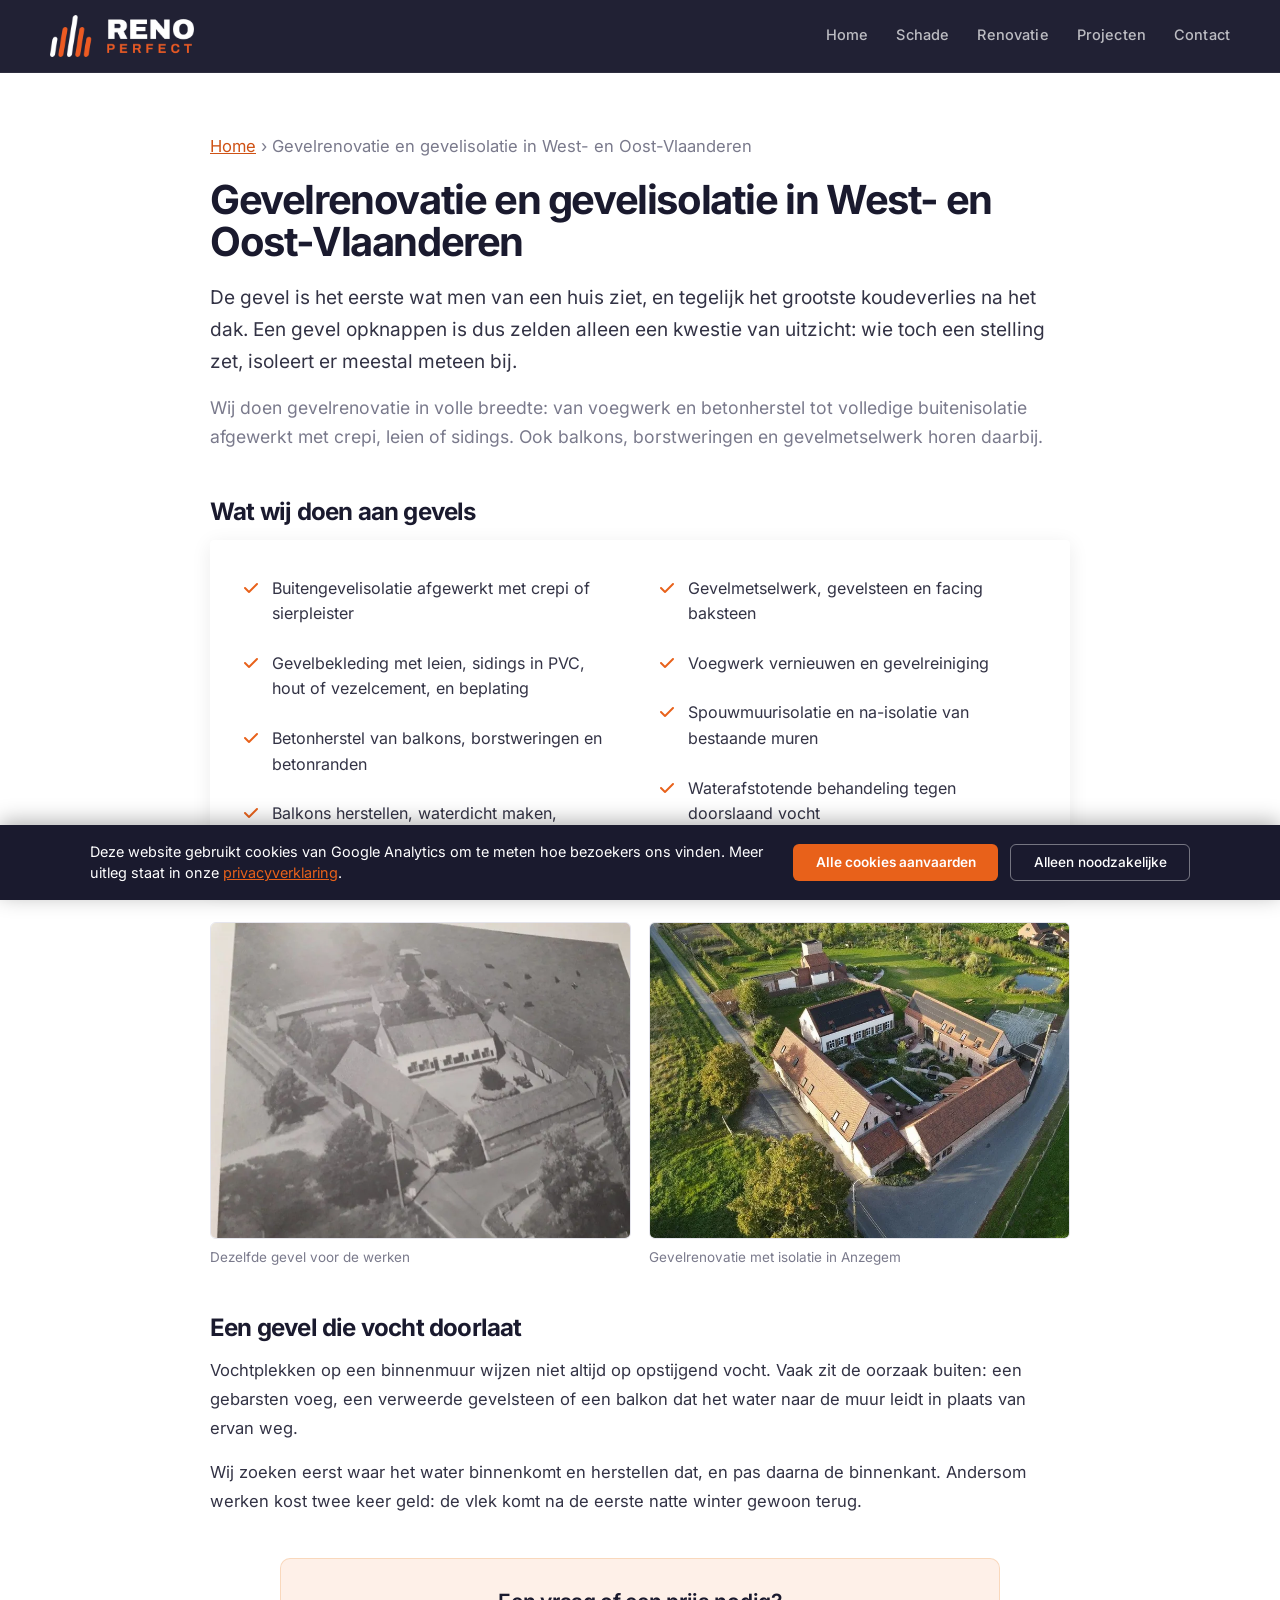
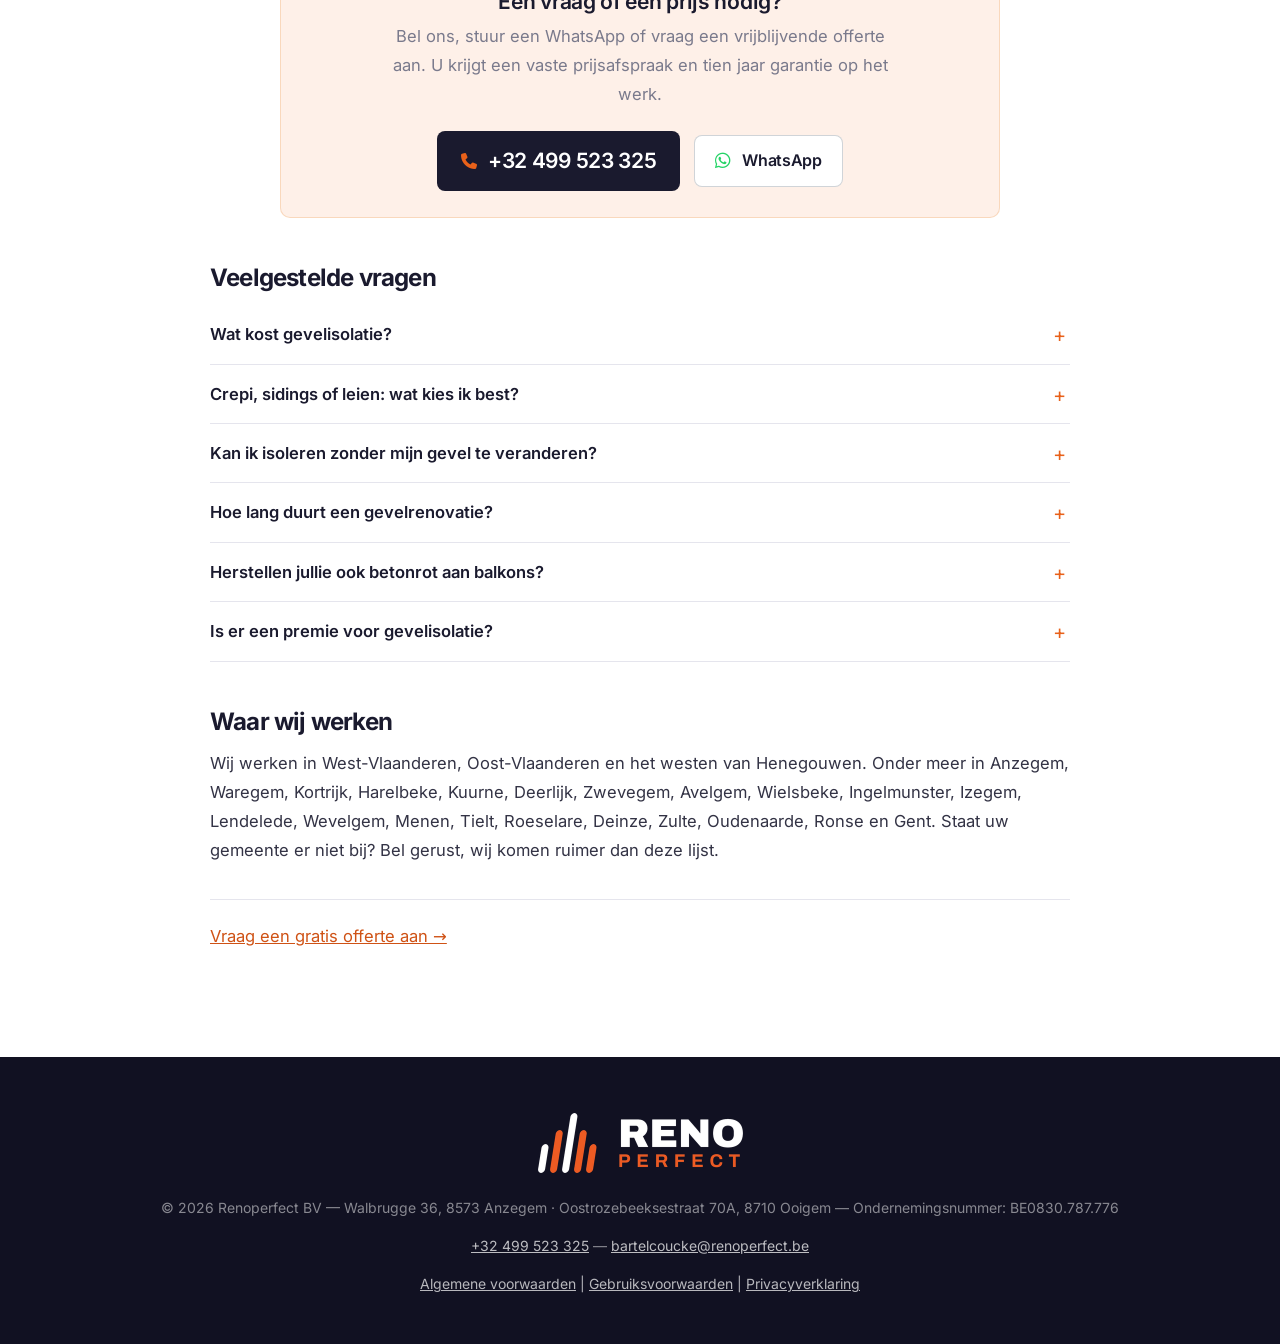
<file: gevelwerken.html>
<!DOCTYPE html>
<html lang="nl-BE">
<head>
  <meta charset="utf-8">
  <meta name="viewport" content="width=device-width, initial-scale=1">
  <title>Gevelrenovatie en gevelisolatie | Renoperfect</title>
  <meta name="description" content="Gevelisolatie, crepi, leien, sidings, betonherstel en gevelmetselwerk in West- en Oost-Vlaanderen. Vaste prijs, 10 jaar garantie. Bel +32 499 523 325.">
  <meta name="robots" content="index, follow, max-image-preview:large">
  <link rel="canonical" href="https://www.renoperfect.be/gevelwerken.html">
  <meta property="og:title" content="Gevelrenovatie en gevelisolatie | Renoperfect">
  <meta property="og:description" content="Gevelisolatie, crepi, leien, sidings, betonherstel en gevelmetselwerk in West- en Oost-Vlaanderen. Vaste prijs, 10 jaar garantie. Bel +32 499 523 325.">
  <meta property="og:type" content="website">
  <meta property="og:locale" content="nl_BE">
  <meta property="og:url" content="https://www.renoperfect.be/gevelwerken.html">
  <meta property="og:image" content="https://www.renoperfect.be/assets/img/hero.jpg">
  <link rel="stylesheet" href="assets/css/inter.css?v=7f47f5d4">
  <link rel="stylesheet" href="assets/css/fontawesome.css?v=5ceaaba2">
  <link rel="icon" href="assets/img/favicon.png" sizes="32x32">
  <link rel="icon" href="assets/img/renoperfect-icoon.png" sizes="512x512">
  <link rel="apple-touch-icon" href="assets/img/apple-touch-icon.png">
  <link rel="stylesheet" href="assets/css/style.css?v=962111b7">
  <script type="application/ld+json">
  {
    "@context": "https://schema.org",
    "@graph": [
      {
        "@type": "Service",
        "name": "Gevelrenovatie en gevelisolatie in West- en Oost-Vlaanderen",
        "serviceType": "gevelwerken",
        "provider": {
          "@id": "https://www.renoperfect.be/#organisatie"
        },
        "areaServed": [
          {
            "@type": "AdministrativeArea",
            "name": "West-Vlaanderen"
          },
          {
            "@type": "AdministrativeArea",
            "name": "Oost-Vlaanderen"
          },
          {
            "@type": "AdministrativeArea",
            "name": "Henegouwen (westen)"
          }
        ],
        "description": "Gevelisolatie, crepi, leien, sidings, betonherstel en gevelmetselwerk in West- en Oost-Vlaanderen. Vaste prijs, 10 jaar garantie. Bel +32 499 523 325.",
        "url": "https://www.renoperfect.be/gevelwerken.html"
      },
      {
        "@type": "FAQPage",
        "mainEntity": [
          {
            "@type": "Question",
            "name": "Wat kost gevelisolatie?",
            "acceptedAnswer": {
              "@type": "Answer",
              "text": "De prijs hangt af van de oppervlakte, de gekozen isolatiedikte en de afwerking. Crepi op isolatie is doorgaans voordeliger dan leien of sidings. Wij meten ter plaatse en geven een vaste prijs per vierkante meter."
            }
          },
          {
            "@type": "Question",
            "name": "Crepi, sidings of leien: wat kies ik best?",
            "acceptedAnswer": {
              "@type": "Answer",
              "text": "Crepi geeft een strak, gesloten geheel en is het meest gekozen. Leien en sidings zijn ventilerend en verdragen vocht beter, wat interessant is bij een muur die moeilijk droogt. Wij bekijken de staat van uw gevel voor we adviseren."
            }
          },
          {
            "@type": "Question",
            "name": "Kan ik isoleren zonder mijn gevel te veranderen?",
            "acceptedAnswer": {
              "@type": "Answer",
              "text": "Bij een spouwmuur kan er vaak na-geïsoleerd worden via de spouw: dat gebeurt met kleine boorgaten en het uitzicht blijft ongewijzigd. Bij een volle muur kan dat niet en is buitenisolatie of binnenisolatie de weg."
            }
          },
          {
            "@type": "Question",
            "name": "Hoe lang duurt een gevelrenovatie?",
            "acceptedAnswer": {
              "@type": "Answer",
              "text": "Een gemiddelde woning met buitenisolatie en crepi neemt twee tot vier weken in beslag, inclusief droogtijden. Weer speelt een rol: crepi kan niet bij vorst of aanhoudende regen."
            }
          },
          {
            "@type": "Question",
            "name": "Herstellen jullie ook betonrot aan balkons?",
            "acceptedAnswer": {
              "@type": "Answer",
              "text": "Ja. Wij kappen het aangetaste beton weg, behandelen de wapening tegen roest, herstellen het profiel en maken het balkon opnieuw waterdicht. Daarna kan er betegeld worden en komt de balustrade terug."
            }
          },
          {
            "@type": "Question",
            "name": "Is er een premie voor gevelisolatie?",
            "acceptedAnswer": {
              "@type": "Answer",
              "text": "Voor buitengevelisolatie en spouwmuurisolatie bestaan er premies, mits de werken door een aannemer gebeuren en de isolatie aan de eisen voldoet. Wij vermelden bij de offerte wat op dat moment geldt."
            }
          }
        ]
      }
    ]
  }
  </script>
</head>
<body>
  <header class="header">
    <div class="wrap header-inner">
      <a class="logo" href="#home" aria-label="Renoperfect — naar home">
        <img src="assets/img/renoperfect-logo-wit.png" alt="Renoperfect" width="205" height="60">
      </a>
      <button class="menu-toggle" type="button" aria-label="Menu" aria-expanded="false">☰</button>
      <nav class="nav" aria-label="Hoofdmenu">
        <a href="#home">Home</a>
        <a href="#schade">Schade</a>
        <a href="#renovatie">Renovatie</a>
        <a href="#projecten">Projecten</a>
        <a href="#contact">Contact</a>
      </nav>
    </div>
  </header>

  <main class="dienst">
    <div class="wrap">
      <p class="juridisch-kruimel"><a href="index.html">Home</a> &rsaquo; Gevelrenovatie en gevelisolatie in West- en Oost-Vlaanderen</p>
      <h1>Gevelrenovatie en gevelisolatie in West- en Oost-Vlaanderen</h1>
      <div class="sectie-intro">
        <p class="intro">De gevel is het eerste wat men van een huis ziet, en tegelijk het grootste koudeverlies na het dak. Een gevel opknappen is dus zelden alleen een kwestie van uitzicht: wie toch een stelling zet, isoleert er meestal meteen bij.</p>
        <p class="intro">Wij doen gevelrenovatie in volle breedte: van voegwerk en betonherstel tot volledige buitenisolatie afgewerkt met crepi, leien of sidings. Ook balkons, borstweringen en gevelmetselwerk horen daarbij.</p>
      </div>

      <h2>Wat wij doen aan gevels</h2>
      <div class="dienst-lijst">
        <ul class="check">
            <li>Buitengevelisolatie afgewerkt met crepi of sierpleister</li>
            <li>Gevelbekleding met leien, sidings in PVC, hout of vezelcement, en beplating</li>
            <li>Betonherstel van balkons, borstweringen en betonranden</li>
            <li>Balkons herstellen, waterdicht maken, betegelen en nieuwe balustrades plaatsen</li>
            <li>Gevelmetselwerk, gevelsteen en facing baksteen</li>
            <li>Voegwerk vernieuwen en gevelreiniging</li>
            <li>Spouwmuurisolatie en na-isolatie van bestaande muren</li>
            <li>Waterafstotende behandeling tegen doorslaand vocht</li>
        </ul>
      </div>

      <div class="dienst-fotos">
        <figure class="dienst-foto">
          <picture><source type="image/webp" srcset="assets/img/projecten/gevelrenovatie-met-isolatie-anzegem-voor-de-werken-1932076104-800.webp 800w, assets/img/projecten/gevelrenovatie-met-isolatie-anzegem-voor-de-werken-1932076104.webp 1600w" sizes="(max-width: 767px) 92vw, 380px"><img loading="lazy" decoding="async" src="assets/img/projecten/gevelrenovatie-met-isolatie-anzegem-voor-de-werken-1932076104.jpg" alt="Dezelfde gevel voor de werken"></picture>
          <figcaption>Dezelfde gevel voor de werken</figcaption>
        </figure>
        <figure class="dienst-foto">
          <picture><source type="image/webp" srcset="assets/img/projecten/gevelrenovatie-met-isolatie-anzegem-na-de-werken-1932138036-800.webp 800w, assets/img/projecten/gevelrenovatie-met-isolatie-anzegem-na-de-werken-1932138036.webp 1600w" sizes="(max-width: 767px) 92vw, 380px"><img loading="lazy" decoding="async" src="assets/img/projecten/gevelrenovatie-met-isolatie-anzegem-na-de-werken-1932138036.jpg" alt="Gevelrenovatie met isolatie in Anzegem"></picture>
          <figcaption>Gevelrenovatie met isolatie in Anzegem</figcaption>
        </figure>
      </div>

      <h2>Een gevel die vocht doorlaat</h2>
      <p>Vochtplekken op een binnenmuur wijzen niet altijd op opstijgend vocht. Vaak zit de oorzaak buiten: een gebarsten voeg, een verweerde gevelsteen of een balkon dat het water naar de muur leidt in plaats van ervan weg.</p>
      <p>Wij zoeken eerst waar het water binnenkomt en herstellen dat, en pas daarna de binnenkant. Andersom werken kost twee keer geld: de vlek komt na de eerste natte winter gewoon terug.</p>

      <div class="bel-blok">
        <h3>Een vraag of een prijs nodig?</h3>
        <p>Bel ons, stuur een WhatsApp of vraag een vrijblijvende offerte aan. U krijgt een vaste prijsafspraak en tien jaar garantie op het werk.</p>
        <div class="bel-acties">
          <a class="bel-groot" href="tel:+32499523325">
            <i class="fa-solid fa-phone" aria-hidden="true"></i>
            <span>+32 499 523 325</span>
          </a>
          <a class="bel-groot bel-wa" href="https://wa.me/32499523325" target="_blank" rel="noopener noreferrer">
            <i class="fa-brands fa-whatsapp" aria-hidden="true"></i>
            <span>WhatsApp</span>
          </a>
        </div>
      </div>

      <h2>Veelgestelde vragen</h2>
      <div class="vragen">
        <details class="vraag">
          <summary>Wat kost gevelisolatie?</summary>
          <p>De prijs hangt af van de oppervlakte, de gekozen isolatiedikte en de afwerking. Crepi op isolatie is doorgaans voordeliger dan leien of sidings. Wij meten ter plaatse en geven een vaste prijs per vierkante meter.</p>
        </details>
        <details class="vraag">
          <summary>Crepi, sidings of leien: wat kies ik best?</summary>
          <p>Crepi geeft een strak, gesloten geheel en is het meest gekozen. Leien en sidings zijn ventilerend en verdragen vocht beter, wat interessant is bij een muur die moeilijk droogt. Wij bekijken de staat van uw gevel voor we adviseren.</p>
        </details>
        <details class="vraag">
          <summary>Kan ik isoleren zonder mijn gevel te veranderen?</summary>
          <p>Bij een spouwmuur kan er vaak na-geïsoleerd worden via de spouw: dat gebeurt met kleine boorgaten en het uitzicht blijft ongewijzigd. Bij een volle muur kan dat niet en is buitenisolatie of binnenisolatie de weg.</p>
        </details>
        <details class="vraag">
          <summary>Hoe lang duurt een gevelrenovatie?</summary>
          <p>Een gemiddelde woning met buitenisolatie en crepi neemt twee tot vier weken in beslag, inclusief droogtijden. Weer speelt een rol: crepi kan niet bij vorst of aanhoudende regen.</p>
        </details>
        <details class="vraag">
          <summary>Herstellen jullie ook betonrot aan balkons?</summary>
          <p>Ja. Wij kappen het aangetaste beton weg, behandelen de wapening tegen roest, herstellen het profiel en maken het balkon opnieuw waterdicht. Daarna kan er betegeld worden en komt de balustrade terug.</p>
        </details>
        <details class="vraag">
          <summary>Is er een premie voor gevelisolatie?</summary>
          <p>Voor buitengevelisolatie en spouwmuurisolatie bestaan er premies, mits de werken door een aannemer gebeuren en de isolatie aan de eisen voldoet. Wij vermelden bij de offerte wat op dat moment geldt.</p>
        </details>
      </div>

      <h2>Waar wij werken</h2>
      <p>Wij werken in West-Vlaanderen, Oost-Vlaanderen en het westen van Henegouwen. Onder meer in Anzegem, Waregem, Kortrijk, Harelbeke, Kuurne, Deerlijk, Zwevegem, Avelgem, Wielsbeke, Ingelmunster, Izegem, Lendelede, Wevelgem, Menen, Tielt, Roeselare, Deinze, Zulte, Oudenaarde, Ronse en Gent. Staat uw gemeente er niet bij? Bel gerust, wij komen ruimer dan deze lijst.</p>

      <p class="juridisch-terug"><a href="index.html#contact">Vraag een gratis offerte aan &rarr;</a></p>
    </div>
  </main>

  <footer class="footer">
    <img class="footer-logo" src="assets/img/renoperfect-logo-wit.png" alt="Renoperfect" width="205" height="60">
    <p>© <span class="js-jaar">2026</span> Renoperfect BV — Walbrugge 36, 8573 Anzegem · Oostrozebeeksestraat 70A, 8710 Ooigem — Ondernemingsnummer: BE0830.787.776</p>
    <p><a href="tel:+32499523325">+32 499 523 325</a> — <a href="mailto:bartelcoucke@renoperfect.be">bartelcoucke@renoperfect.be</a></p>
    <p class="muted"><a href="algemene-voorwaarden.html">Algemene voorwaarden</a> | <a href="gebruiksvoorwaarden.html">Gebruiksvoorwaarden</a> | <a href="privacyverklaring.html">Privacyverklaring</a></p>
  </footer>
  <script src="assets/js/main.js?v=e363b54c"></script>
  <script src="assets/js/cookie-consent.js?v=353f20cf" defer></script>
  <script src="assets/js/bezoek.js?v=c6f9e599" defer></script>
</body>
</html>
</file>
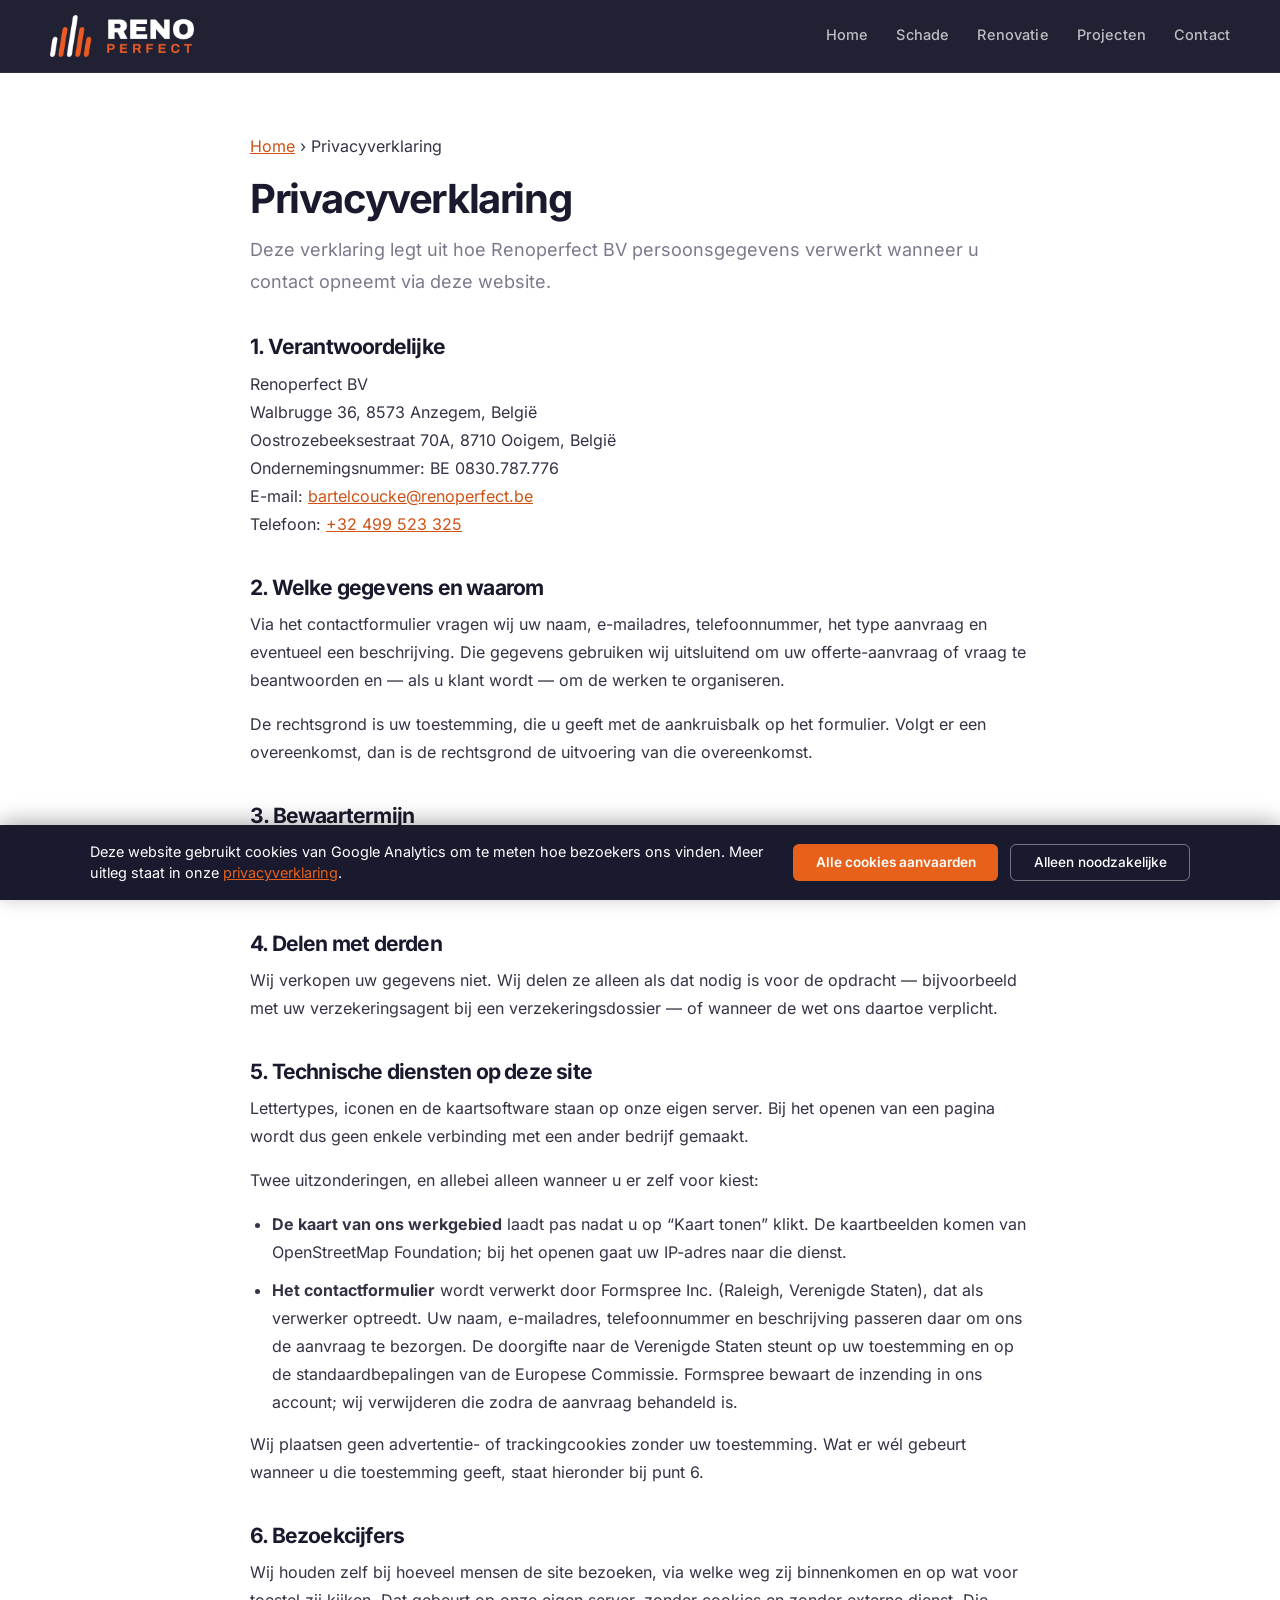
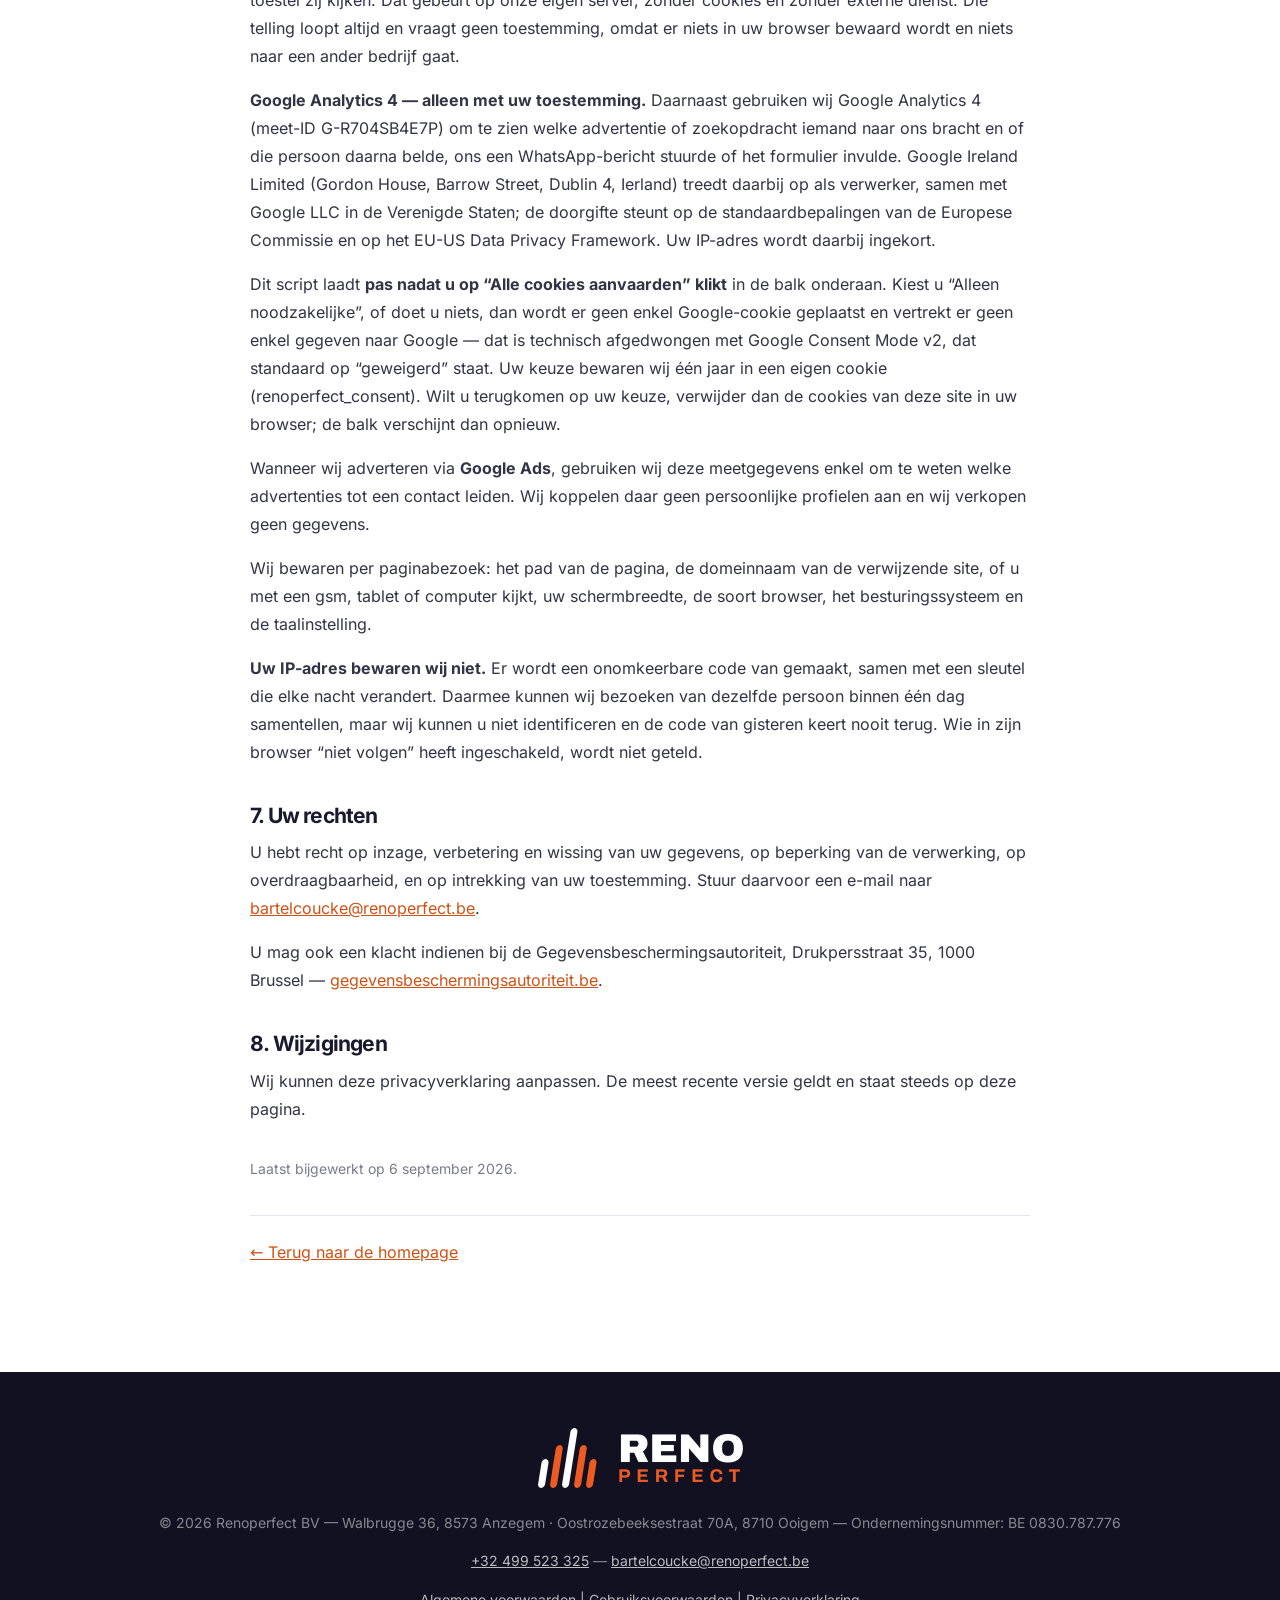
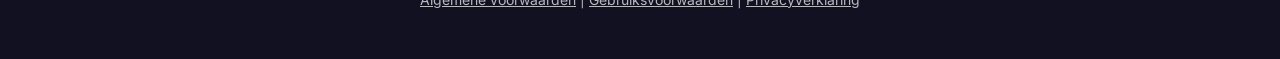
<file: privacyverklaring.html>
<!DOCTYPE html>
<html lang="nl-BE">
<head>
  <meta charset="utf-8">
  <meta name="viewport" content="width=device-width, initial-scale=1">
  <title>Privacyverklaring — Renoperfect BV</title>
  <meta name="description" content="Hoe Renoperfect BV persoonsgegevens verwerkt bij een offerte-aanvraag, hoe lang wij ze bewaren en welke rechten u hebt.">
  <meta name="robots" content="noindex, follow">
  <link rel="canonical" href="https://www.renoperfect.be/privacyverklaring.html">
  <meta property="og:title" content="Privacyverklaring — Renoperfect BV">
  <meta property="og:description" content="Hoe Renoperfect BV persoonsgegevens verwerkt bij offerte-aanvragen.">
  <meta property="og:type" content="article">
  <meta property="og:locale" content="nl_BE">
  <meta property="og:url" content="https://www.renoperfect.be/privacyverklaring.html">
  <meta property="og:image" content="https://www.renoperfect.be/assets/img/renoperfect-logo.png">
  <link rel="stylesheet" href="assets/css/inter.css?v=7f47f5d4">
  <link rel="icon" href="assets/img/favicon.png" sizes="32x32">
  <link rel="icon" href="assets/img/renoperfect-icoon.png" sizes="512x512">
  <link rel="apple-touch-icon" href="assets/img/apple-touch-icon.png">
  <link rel="stylesheet" href="assets/css/style.css?v=962111b7">
</head>
<body>
  <header class="header">
    <div class="wrap header-inner">
      <a class="logo" href="index.html#home" aria-label="Renoperfect — naar de homepage">
        <img src="assets/img/renoperfect-logo-wit.png" alt="Renoperfect" width="205" height="60">
      </a>
      <button class="menu-toggle" type="button" aria-label="Menu" aria-expanded="false">☰</button>
      <nav class="nav" aria-label="Hoofdmenu">
        <a href="index.html#home">Home</a>
        <a href="index.html#schade">Schade</a>
        <a href="index.html#renovatie">Renovatie</a>
        <a href="index.html#projecten">Projecten</a>
        <a href="index.html#contact">Contact</a>
      </nav>
    </div>
  </header>

  <main class="juridisch">
    <div class="wrap">
      <p class="juridisch-kruimel"><a href="index.html">Home</a> › Privacyverklaring</p>
      <h1>Privacyverklaring</h1>
      <p class="juridisch-inleiding">Deze verklaring legt uit hoe Renoperfect BV persoonsgegevens verwerkt wanneer u contact opneemt via deze website.</p>

      <h2>1. Verantwoordelijke</h2>
      <p>Renoperfect BV<br>
      Walbrugge 36, 8573 Anzegem, België<br>
      Oostrozebeeksestraat 70A, 8710 Ooigem, België<br>
      Ondernemingsnummer: BE 0830.787.776<br>
      E-mail: <a href="mailto:bartelcoucke@renoperfect.be">bartelcoucke@renoperfect.be</a><br>
      Telefoon: <a href="tel:+32499523325">+32 499 523 325</a></p>

      <h2>2. Welke gegevens en waarom</h2>
      <p>Via het contactformulier vragen wij uw naam, e-mailadres, telefoonnummer, het type aanvraag en eventueel een beschrijving. Die gegevens gebruiken wij uitsluitend om uw offerte-aanvraag of vraag te beantwoorden en — als u klant wordt — om de werken te organiseren.</p>
      <p>De rechtsgrond is uw toestemming, die u geeft met de aankruisbalk op het formulier. Volgt er een overeenkomst, dan is de rechtsgrond de uitvoering van die overeenkomst.</p>

      <h2>3. Bewaartermijn</h2>
      <p>Aanvragen die niet tot een opdracht leiden, bewaren wij tot maximaal 12 maanden. Facturatie- en dossiergegevens bewaren wij zolang de wet dat vereist.</p>

      <h2>4. Delen met derden</h2>
      <p>Wij verkopen uw gegevens niet. Wij delen ze alleen als dat nodig is voor de opdracht — bijvoorbeeld met uw verzekeringsagent bij een verzekeringsdossier — of wanneer de wet ons daartoe verplicht.</p>

      <h2>5. Technische diensten op deze site</h2>
      <p>Lettertypes, iconen en de kaartsoftware staan op onze eigen server. Bij het openen van een pagina wordt dus geen enkele verbinding met een ander bedrijf gemaakt.</p>
      <p>Twee uitzonderingen, en allebei alleen wanneer u er zelf voor kiest:</p>
      <ul>
        <li><strong>De kaart van ons werkgebied</strong> laadt pas nadat u op “Kaart tonen” klikt. De kaartbeelden komen van OpenStreetMap Foundation; bij het openen gaat uw IP-adres naar die dienst.</li>
        <li><strong>Het contactformulier</strong> wordt verwerkt door Formspree Inc. (Raleigh, Verenigde Staten), dat als verwerker optreedt. Uw naam, e-mailadres, telefoonnummer en beschrijving passeren daar om ons de aanvraag te bezorgen. De doorgifte naar de Verenigde Staten steunt op uw toestemming en op de standaardbepalingen van de Europese Commissie. Formspree bewaart de inzending in ons account; wij verwijderen die zodra de aanvraag behandeld is.</li>
      </ul>
      <p>Wij plaatsen geen advertentie- of trackingcookies zonder uw toestemming. Wat er wél gebeurt wanneer u die toestemming geeft, staat hieronder bij punt 6.</p>

      <h2>6. Bezoekcijfers</h2>
      <p>Wij houden zelf bij hoeveel mensen de site bezoeken, via welke weg zij binnenkomen en op wat voor toestel zij kijken. Dat gebeurt op onze eigen server, zonder cookies en zonder externe dienst. Die telling loopt altijd en vraagt geen toestemming, omdat er niets in uw browser bewaard wordt en niets naar een ander bedrijf gaat.</p>
      <p><strong>Google Analytics 4 — alleen met uw toestemming.</strong> Daarnaast gebruiken wij Google Analytics 4 (meet-ID G-R704SB4E7P) om te zien welke advertentie of zoekopdracht iemand naar ons bracht en of die persoon daarna belde, ons een WhatsApp-bericht stuurde of het formulier invulde. Google Ireland Limited (Gordon House, Barrow Street, Dublin 4, Ierland) treedt daarbij op als verwerker, samen met Google LLC in de Verenigde Staten; de doorgifte steunt op de standaardbepalingen van de Europese Commissie en op het EU-US Data Privacy Framework. Uw IP-adres wordt daarbij ingekort.</p>
      <p>Dit script laadt <strong>pas nadat u op “Alle cookies aanvaarden” klikt</strong> in de balk onderaan. Kiest u “Alleen noodzakelijke”, of doet u niets, dan wordt er geen enkel Google-cookie geplaatst en vertrekt er geen enkel gegeven naar Google — dat is technisch afgedwongen met Google Consent Mode v2, dat standaard op “geweigerd” staat. Uw keuze bewaren wij één jaar in een eigen cookie (renoperfect_consent). Wilt u terugkomen op uw keuze, verwijder dan de cookies van deze site in uw browser; de balk verschijnt dan opnieuw.</p>
      <p>Wanneer wij adverteren via <strong>Google Ads</strong>, gebruiken wij deze meetgegevens enkel om te weten welke advertenties tot een contact leiden. Wij koppelen daar geen persoonlijke profielen aan en wij verkopen geen gegevens.</p>
      <p>Wij bewaren per paginabezoek: het pad van de pagina, de domeinnaam van de verwijzende site, of u met een gsm, tablet of computer kijkt, uw schermbreedte, de soort browser, het besturingssysteem en de taalinstelling.</p>
      <p><strong>Uw IP-adres bewaren wij niet.</strong> Er wordt een onomkeerbare code van gemaakt, samen met een sleutel die elke nacht verandert. Daarmee kunnen wij bezoeken van dezelfde persoon binnen één dag samentellen, maar wij kunnen u niet identificeren en de code van gisteren keert nooit terug. Wie in zijn browser “niet volgen” heeft ingeschakeld, wordt niet geteld.</p>

      <h2>7. Uw rechten</h2>
      <p>U hebt recht op inzage, verbetering en wissing van uw gegevens, op beperking van de verwerking, op overdraagbaarheid, en op intrekking van uw toestemming. Stuur daarvoor een e-mail naar <a href="mailto:bartelcoucke@renoperfect.be">bartelcoucke@renoperfect.be</a>.</p>
      <p>U mag ook een klacht indienen bij de Gegevensbeschermingsautoriteit, Drukpersstraat 35, 1000 Brussel — <a href="https://www.gegevensbeschermingsautoriteit.be" target="_blank" rel="noopener noreferrer">gegevensbeschermingsautoriteit.be</a>.</p>

      <h2>8. Wijzigingen</h2>
      <p>Wij kunnen deze privacyverklaring aanpassen. De meest recente versie geldt en staat steeds op deze pagina.</p>

      <p class="juridisch-datum">Laatst bijgewerkt op 6 september 2026.</p>

      <p class="juridisch-terug"><a href="index.html">← Terug naar de homepage</a></p>
    </div>
  </main>

  <footer class="footer">
    <img class="footer-logo" src="assets/img/renoperfect-logo-wit.png" alt="Renoperfect" width="205" height="60">
    <p>© <span class="js-jaar">2026</span> Renoperfect BV — Walbrugge 36, 8573 Anzegem · Oostrozebeeksestraat 70A, 8710 Ooigem — Ondernemingsnummer: BE 0830.787.776</p>
    <p><a href="tel:+32499523325">+32 499 523 325</a> — <a href="mailto:bartelcoucke@renoperfect.be">bartelcoucke@renoperfect.be</a></p>
    <p class="muted"><a href="algemene-voorwaarden.html">Algemene voorwaarden</a> | <a href="gebruiksvoorwaarden.html">Gebruiksvoorwaarden</a> | <a href="privacyverklaring.html">Privacyverklaring</a></p>
  </footer>

  <script src="assets/js/main.js?v=e363b54c"></script>
  <script src="assets/js/cookie-consent.js?v=353f20cf" defer></script>
  <script src="assets/js/bezoek.js?v=c6f9e599" defer></script>
</body>
</html>
</file>
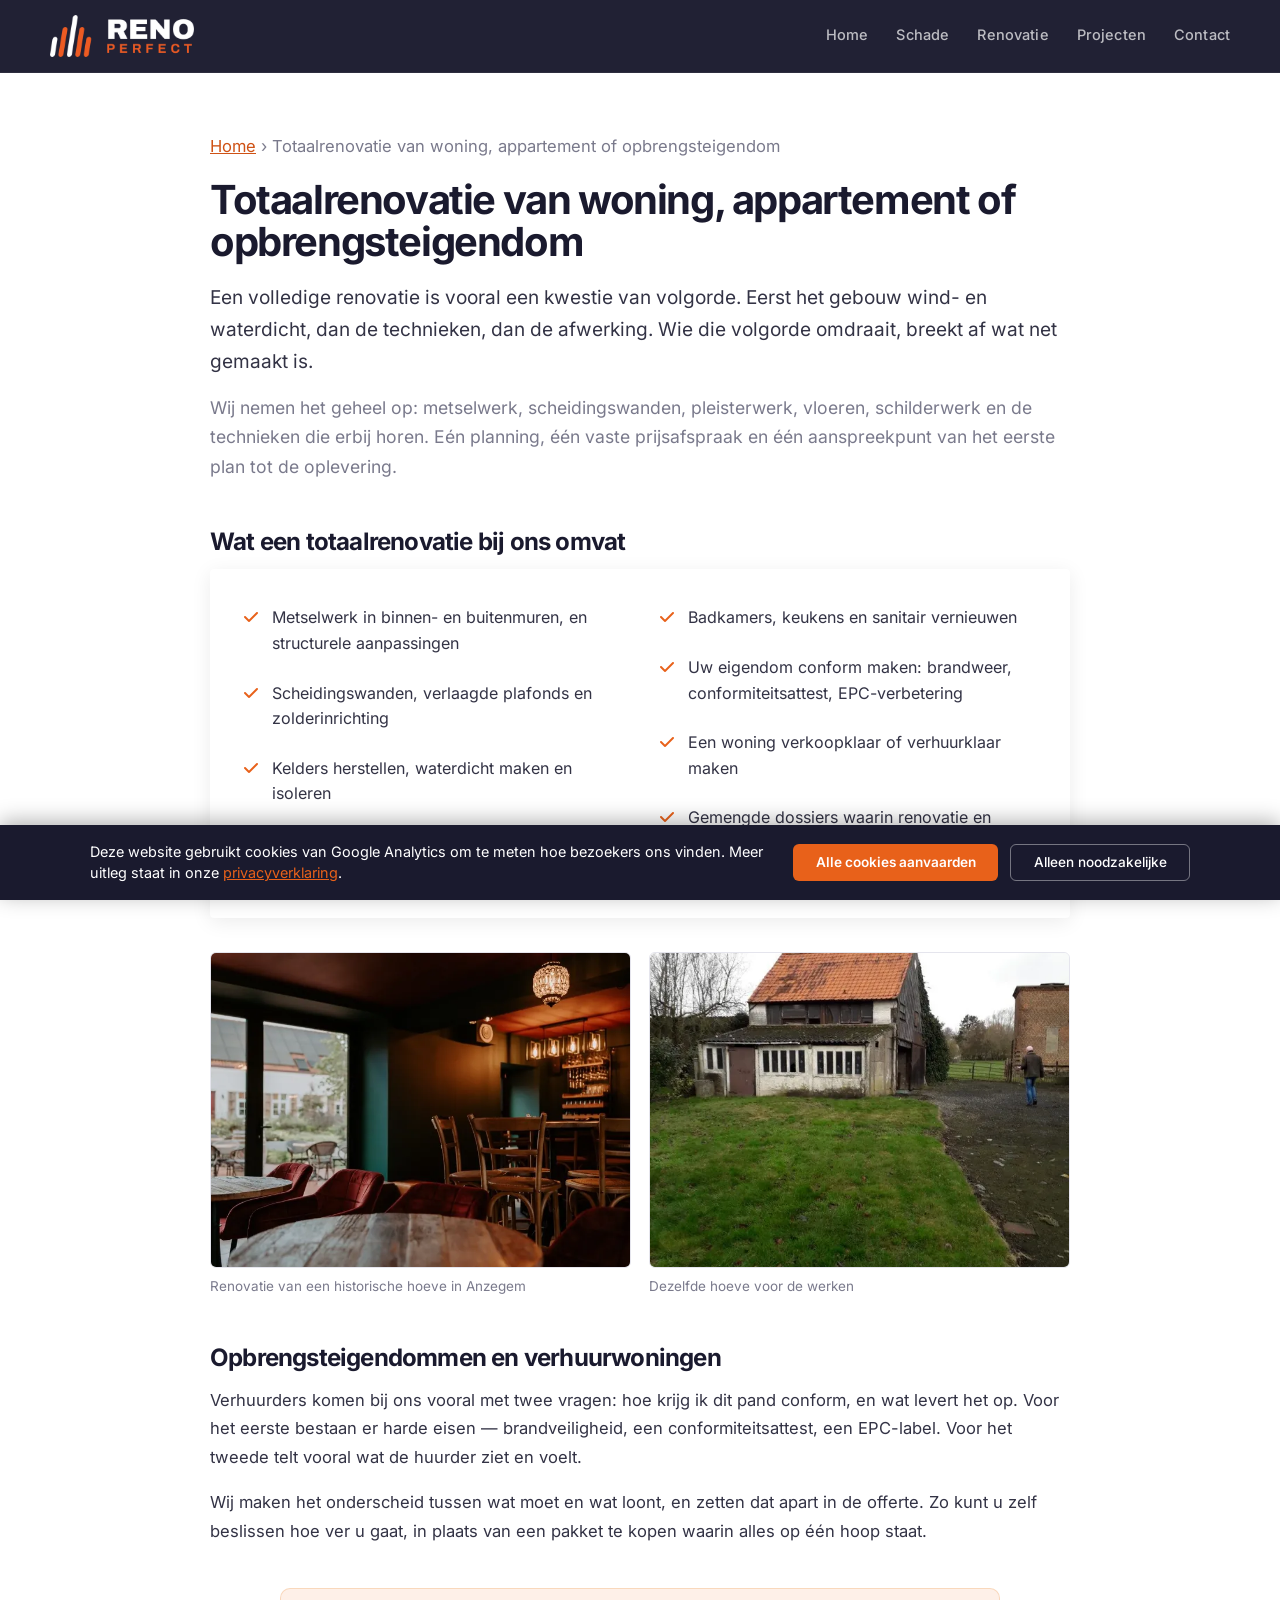
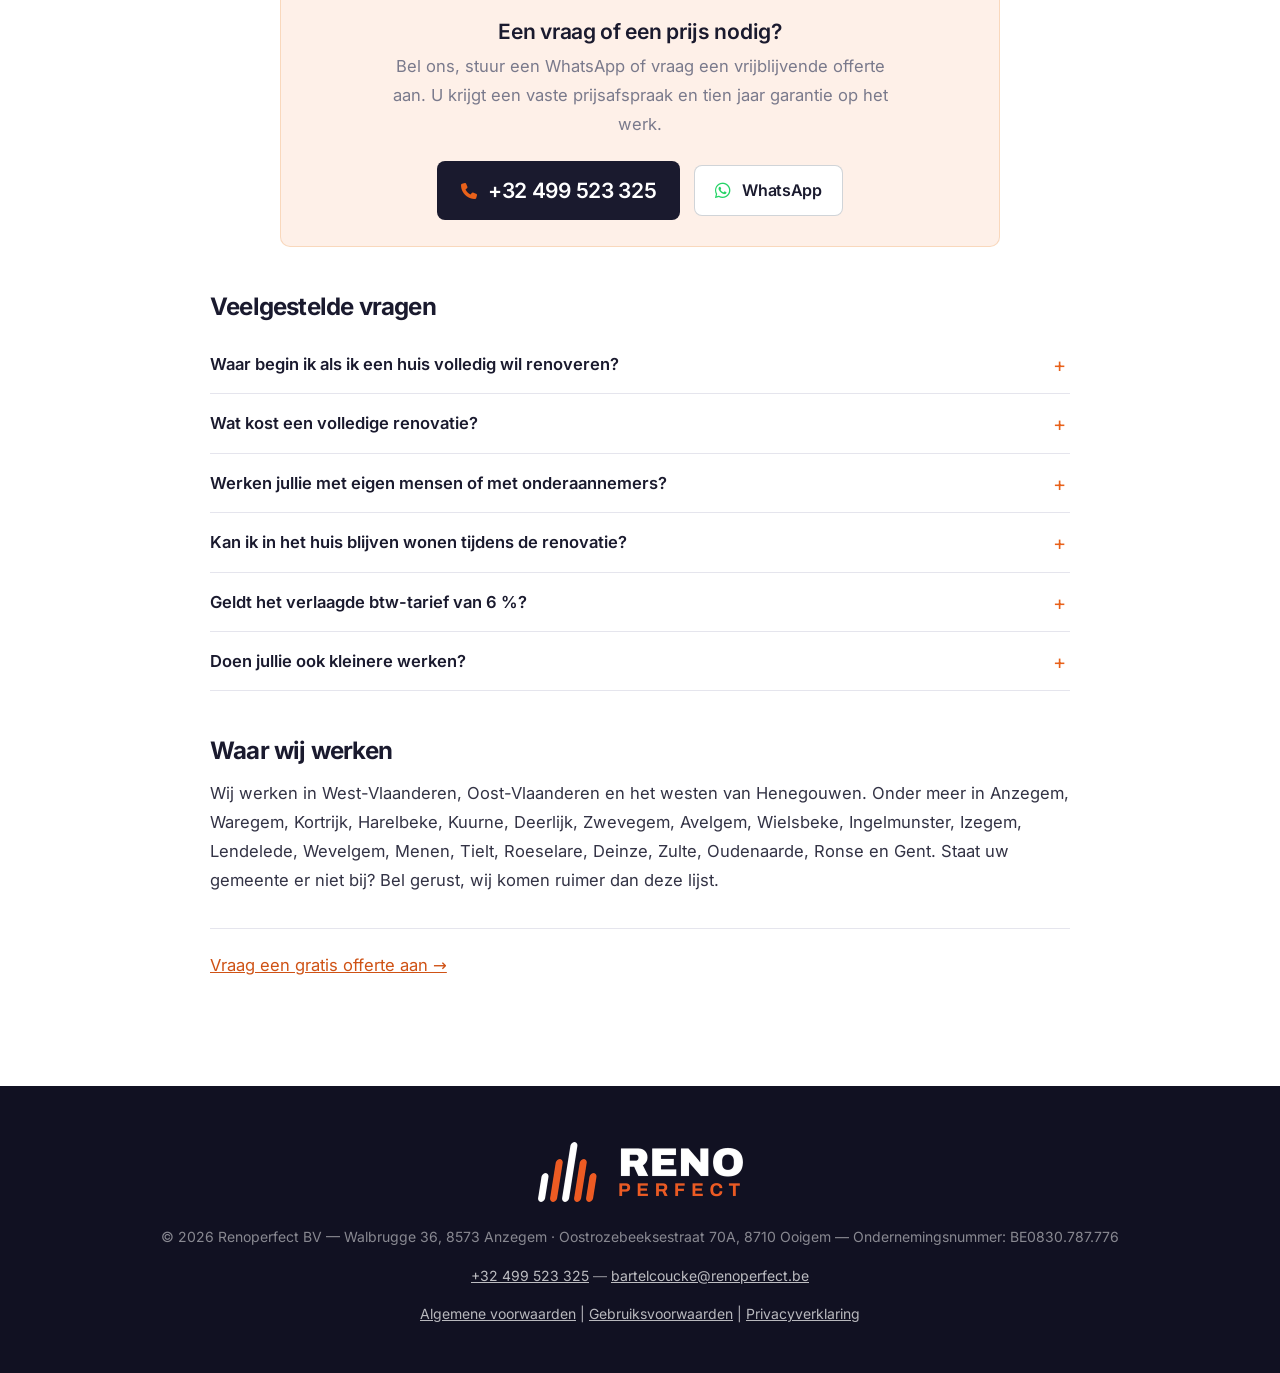
<file: renovatie.html>
<!DOCTYPE html>
<html lang="nl-BE">
<head>
  <meta charset="utf-8">
  <meta name="viewport" content="width=device-width, initial-scale=1">
  <title>Totaalrenovatie van woning of opbrengsteigendom | Renoperfect</title>
  <meta name="description" content="Volledige renovatie van woningen, appartementen en opbrengsteigendommen in West- en Oost-Vlaanderen. Vaste prijs, eigen team, 10 jaar garantie.">
  <meta name="robots" content="index, follow, max-image-preview:large">
  <link rel="canonical" href="https://www.renoperfect.be/renovatie.html">
  <meta property="og:title" content="Totaalrenovatie van woning of opbrengsteigendom | Renoperfect">
  <meta property="og:description" content="Volledige renovatie van woningen, appartementen en opbrengsteigendommen in West- en Oost-Vlaanderen. Vaste prijs, eigen team, 10 jaar garantie.">
  <meta property="og:type" content="website">
  <meta property="og:locale" content="nl_BE">
  <meta property="og:url" content="https://www.renoperfect.be/renovatie.html">
  <meta property="og:image" content="https://www.renoperfect.be/assets/img/hero.jpg">
  <link rel="stylesheet" href="assets/css/inter.css?v=7f47f5d4">
  <link rel="stylesheet" href="assets/css/fontawesome.css?v=5ceaaba2">
  <link rel="icon" href="assets/img/favicon.png" sizes="32x32">
  <link rel="icon" href="assets/img/renoperfect-icoon.png" sizes="512x512">
  <link rel="apple-touch-icon" href="assets/img/apple-touch-icon.png">
  <link rel="stylesheet" href="assets/css/style.css?v=962111b7">
  <script type="application/ld+json">
  {
    "@context": "https://schema.org",
    "@graph": [
      {
        "@type": "Service",
        "name": "Totaalrenovatie van woning, appartement of opbrengsteigendom",
        "serviceType": "renovatie",
        "provider": {
          "@id": "https://www.renoperfect.be/#organisatie"
        },
        "areaServed": [
          {
            "@type": "AdministrativeArea",
            "name": "West-Vlaanderen"
          },
          {
            "@type": "AdministrativeArea",
            "name": "Oost-Vlaanderen"
          },
          {
            "@type": "AdministrativeArea",
            "name": "Henegouwen (westen)"
          }
        ],
        "description": "Volledige renovatie van woningen, appartementen en opbrengsteigendommen in West- en Oost-Vlaanderen. Vaste prijs, eigen team, 10 jaar garantie.",
        "url": "https://www.renoperfect.be/renovatie.html"
      },
      {
        "@type": "FAQPage",
        "mainEntity": [
          {
            "@type": "Question",
            "name": "Waar begin ik als ik een huis volledig wil renoveren?",
            "acceptedAnswer": {
              "@type": "Answer",
              "text": "Bij de schil: dak, gevel, ramen. Pas als het gebouw droog en geïsoleerd is, hebben nieuwe technieken en afwerking zin. Wij komen langs, overlopen het geheel en zetten er een volgorde en een budget op."
            }
          },
          {
            "@type": "Question",
            "name": "Wat kost een volledige renovatie?",
            "acceptedAnswer": {
              "@type": "Answer",
              "text": "Dat verschilt te sterk per woning om er hier een cijfer op te plakken. Wat wij wel doen: een vaste prijsafspraak per onderdeel, zodat u tijdens de werken geen verrassingen krijgt."
            }
          },
          {
            "@type": "Question",
            "name": "Werken jullie met eigen mensen of met onderaannemers?",
            "acceptedAnswer": {
              "@type": "Answer",
              "text": "Wij hebben een eigen team van twintig vakmensen. Voor specifieke onderdelen werken wij met vaste partners die wij al jaren kennen."
            }
          },
          {
            "@type": "Question",
            "name": "Kan ik in het huis blijven wonen tijdens de renovatie?",
            "acceptedAnswer": {
              "@type": "Answer",
              "text": "Bij een gefaseerde renovatie meestal wel. Bij een totaalrenovatie waarbij de technieken eruit gaan, is dat zelden aangenaam. Wij bespreken vooraf welke fasen bewoonbaar blijven."
            }
          },
          {
            "@type": "Question",
            "name": "Geldt het verlaagde btw-tarief van 6 %?",
            "acceptedAnswer": {
              "@type": "Answer",
              "text": "Voor woningen ouder dan tien jaar geldt in de meeste gevallen 6 % btw op renovatiewerken, mits de woning hoofdzakelijk als privéwoning gebruikt wordt. Wij vermelden het toegepaste tarief op de offerte."
            }
          },
          {
            "@type": "Question",
            "name": "Doen jullie ook kleinere werken?",
            "acceptedAnswer": {
              "@type": "Answer",
              "text": "Ja. Een enkele muur, een badkamer of een herstelling na waterschade: dat mag ook. U hoeft geen totaalproject te hebben om ons te bellen."
            }
          }
        ]
      }
    ]
  }
  </script>
</head>
<body>
  <header class="header">
    <div class="wrap header-inner">
      <a class="logo" href="#home" aria-label="Renoperfect — naar home">
        <img src="assets/img/renoperfect-logo-wit.png" alt="Renoperfect" width="205" height="60">
      </a>
      <button class="menu-toggle" type="button" aria-label="Menu" aria-expanded="false">☰</button>
      <nav class="nav" aria-label="Hoofdmenu">
        <a href="#home">Home</a>
        <a href="#schade">Schade</a>
        <a href="#renovatie">Renovatie</a>
        <a href="#projecten">Projecten</a>
        <a href="#contact">Contact</a>
      </nav>
    </div>
  </header>

  <main class="dienst">
    <div class="wrap">
      <p class="juridisch-kruimel"><a href="index.html">Home</a> &rsaquo; Totaalrenovatie van woning, appartement of opbrengsteigendom</p>
      <h1>Totaalrenovatie van woning, appartement of opbrengsteigendom</h1>
      <div class="sectie-intro">
        <p class="intro">Een volledige renovatie is vooral een kwestie van volgorde. Eerst het gebouw wind- en waterdicht, dan de technieken, dan de afwerking. Wie die volgorde omdraait, breekt af wat net gemaakt is.</p>
        <p class="intro">Wij nemen het geheel op: metselwerk, scheidingswanden, pleisterwerk, vloeren, schilderwerk en de technieken die erbij horen. Eén planning, één vaste prijsafspraak en één aanspreekpunt van het eerste plan tot de oplevering.</p>
      </div>

      <h2>Wat een totaalrenovatie bij ons omvat</h2>
      <div class="dienst-lijst">
        <ul class="check">
            <li>Metselwerk in binnen- en buitenmuren, en structurele aanpassingen</li>
            <li>Scheidingswanden, verlaagde plafonds en zolderinrichting</li>
            <li>Kelders herstellen, waterdicht maken en isoleren</li>
            <li>Pleisterwerk, gipsplaten, schilderwerk en behangwerk</li>
            <li>Badkamers, keukens en sanitair vernieuwen</li>
            <li>Uw eigendom conform maken: brandweer, conformiteitsattest, EPC-verbetering</li>
            <li>Een woning verkoopklaar of verhuurklaar maken</li>
            <li>Gemengde dossiers waarin renovatie en vocht- of schadeherstel samenkomen</li>
        </ul>
      </div>

      <div class="dienst-fotos">
        <figure class="dienst-foto">
          <picture><source type="image/webp" srcset="assets/img/projecten/technieken-en-binnenafwerking-historische-hoeve-in-anzegem-n-2134394894-800.webp 800w, assets/img/projecten/technieken-en-binnenafwerking-historische-hoeve-in-anzegem-n-2134394894.webp 1600w" sizes="(max-width: 767px) 92vw, 380px"><img loading="lazy" decoding="async" src="assets/img/projecten/technieken-en-binnenafwerking-historische-hoeve-in-anzegem-n-2134394894.jpg" alt="Renovatie van een historische hoeve in Anzegem"></picture>
          <figcaption>Renovatie van een historische hoeve in Anzegem</figcaption>
        </figure>
        <figure class="dienst-foto">
          <picture><source type="image/webp" srcset="assets/img/projecten/technieken-en-binnenafwerking-historische-hoeve-in-anzegem-v-2138016260-800.webp 800w, assets/img/projecten/technieken-en-binnenafwerking-historische-hoeve-in-anzegem-v-2138016260.webp 1600w" sizes="(max-width: 767px) 92vw, 380px"><img loading="lazy" decoding="async" src="assets/img/projecten/technieken-en-binnenafwerking-historische-hoeve-in-anzegem-v-2138016260.jpg" alt="Dezelfde hoeve voor de werken"></picture>
          <figcaption>Dezelfde hoeve voor de werken</figcaption>
        </figure>
      </div>

      <h2>Opbrengsteigendommen en verhuurwoningen</h2>
      <p>Verhuurders komen bij ons vooral met twee vragen: hoe krijg ik dit pand conform, en wat levert het op. Voor het eerste bestaan er harde eisen — brandveiligheid, een conformiteitsattest, een EPC-label. Voor het tweede telt vooral wat de huurder ziet en voelt.</p>
      <p>Wij maken het onderscheid tussen wat moet en wat loont, en zetten dat apart in de offerte. Zo kunt u zelf beslissen hoe ver u gaat, in plaats van een pakket te kopen waarin alles op één hoop staat.</p>

      <div class="bel-blok">
        <h3>Een vraag of een prijs nodig?</h3>
        <p>Bel ons, stuur een WhatsApp of vraag een vrijblijvende offerte aan. U krijgt een vaste prijsafspraak en tien jaar garantie op het werk.</p>
        <div class="bel-acties">
          <a class="bel-groot" href="tel:+32499523325">
            <i class="fa-solid fa-phone" aria-hidden="true"></i>
            <span>+32 499 523 325</span>
          </a>
          <a class="bel-groot bel-wa" href="https://wa.me/32499523325" target="_blank" rel="noopener noreferrer">
            <i class="fa-brands fa-whatsapp" aria-hidden="true"></i>
            <span>WhatsApp</span>
          </a>
        </div>
      </div>

      <h2>Veelgestelde vragen</h2>
      <div class="vragen">
        <details class="vraag">
          <summary>Waar begin ik als ik een huis volledig wil renoveren?</summary>
          <p>Bij de schil: dak, gevel, ramen. Pas als het gebouw droog en geïsoleerd is, hebben nieuwe technieken en afwerking zin. Wij komen langs, overlopen het geheel en zetten er een volgorde en een budget op.</p>
        </details>
        <details class="vraag">
          <summary>Wat kost een volledige renovatie?</summary>
          <p>Dat verschilt te sterk per woning om er hier een cijfer op te plakken. Wat wij wel doen: een vaste prijsafspraak per onderdeel, zodat u tijdens de werken geen verrassingen krijgt.</p>
        </details>
        <details class="vraag">
          <summary>Werken jullie met eigen mensen of met onderaannemers?</summary>
          <p>Wij hebben een eigen team van twintig vakmensen. Voor specifieke onderdelen werken wij met vaste partners die wij al jaren kennen.</p>
        </details>
        <details class="vraag">
          <summary>Kan ik in het huis blijven wonen tijdens de renovatie?</summary>
          <p>Bij een gefaseerde renovatie meestal wel. Bij een totaalrenovatie waarbij de technieken eruit gaan, is dat zelden aangenaam. Wij bespreken vooraf welke fasen bewoonbaar blijven.</p>
        </details>
        <details class="vraag">
          <summary>Geldt het verlaagde btw-tarief van 6 %?</summary>
          <p>Voor woningen ouder dan tien jaar geldt in de meeste gevallen 6 % btw op renovatiewerken, mits de woning hoofdzakelijk als privéwoning gebruikt wordt. Wij vermelden het toegepaste tarief op de offerte.</p>
        </details>
        <details class="vraag">
          <summary>Doen jullie ook kleinere werken?</summary>
          <p>Ja. Een enkele muur, een badkamer of een herstelling na waterschade: dat mag ook. U hoeft geen totaalproject te hebben om ons te bellen.</p>
        </details>
      </div>

      <h2>Waar wij werken</h2>
      <p>Wij werken in West-Vlaanderen, Oost-Vlaanderen en het westen van Henegouwen. Onder meer in Anzegem, Waregem, Kortrijk, Harelbeke, Kuurne, Deerlijk, Zwevegem, Avelgem, Wielsbeke, Ingelmunster, Izegem, Lendelede, Wevelgem, Menen, Tielt, Roeselare, Deinze, Zulte, Oudenaarde, Ronse en Gent. Staat uw gemeente er niet bij? Bel gerust, wij komen ruimer dan deze lijst.</p>

      <p class="juridisch-terug"><a href="index.html#contact">Vraag een gratis offerte aan &rarr;</a></p>
    </div>
  </main>

  <footer class="footer">
    <img class="footer-logo" src="assets/img/renoperfect-logo-wit.png" alt="Renoperfect" width="205" height="60">
    <p>© <span class="js-jaar">2026</span> Renoperfect BV — Walbrugge 36, 8573 Anzegem · Oostrozebeeksestraat 70A, 8710 Ooigem — Ondernemingsnummer: BE0830.787.776</p>
    <p><a href="tel:+32499523325">+32 499 523 325</a> — <a href="mailto:bartelcoucke@renoperfect.be">bartelcoucke@renoperfect.be</a></p>
    <p class="muted"><a href="algemene-voorwaarden.html">Algemene voorwaarden</a> | <a href="gebruiksvoorwaarden.html">Gebruiksvoorwaarden</a> | <a href="privacyverklaring.html">Privacyverklaring</a></p>
  </footer>
  <script src="assets/js/main.js?v=e363b54c"></script>
  <script src="assets/js/cookie-consent.js?v=353f20cf" defer></script>
  <script src="assets/js/bezoek.js?v=c6f9e599" defer></script>
</body>
</html>
</file>
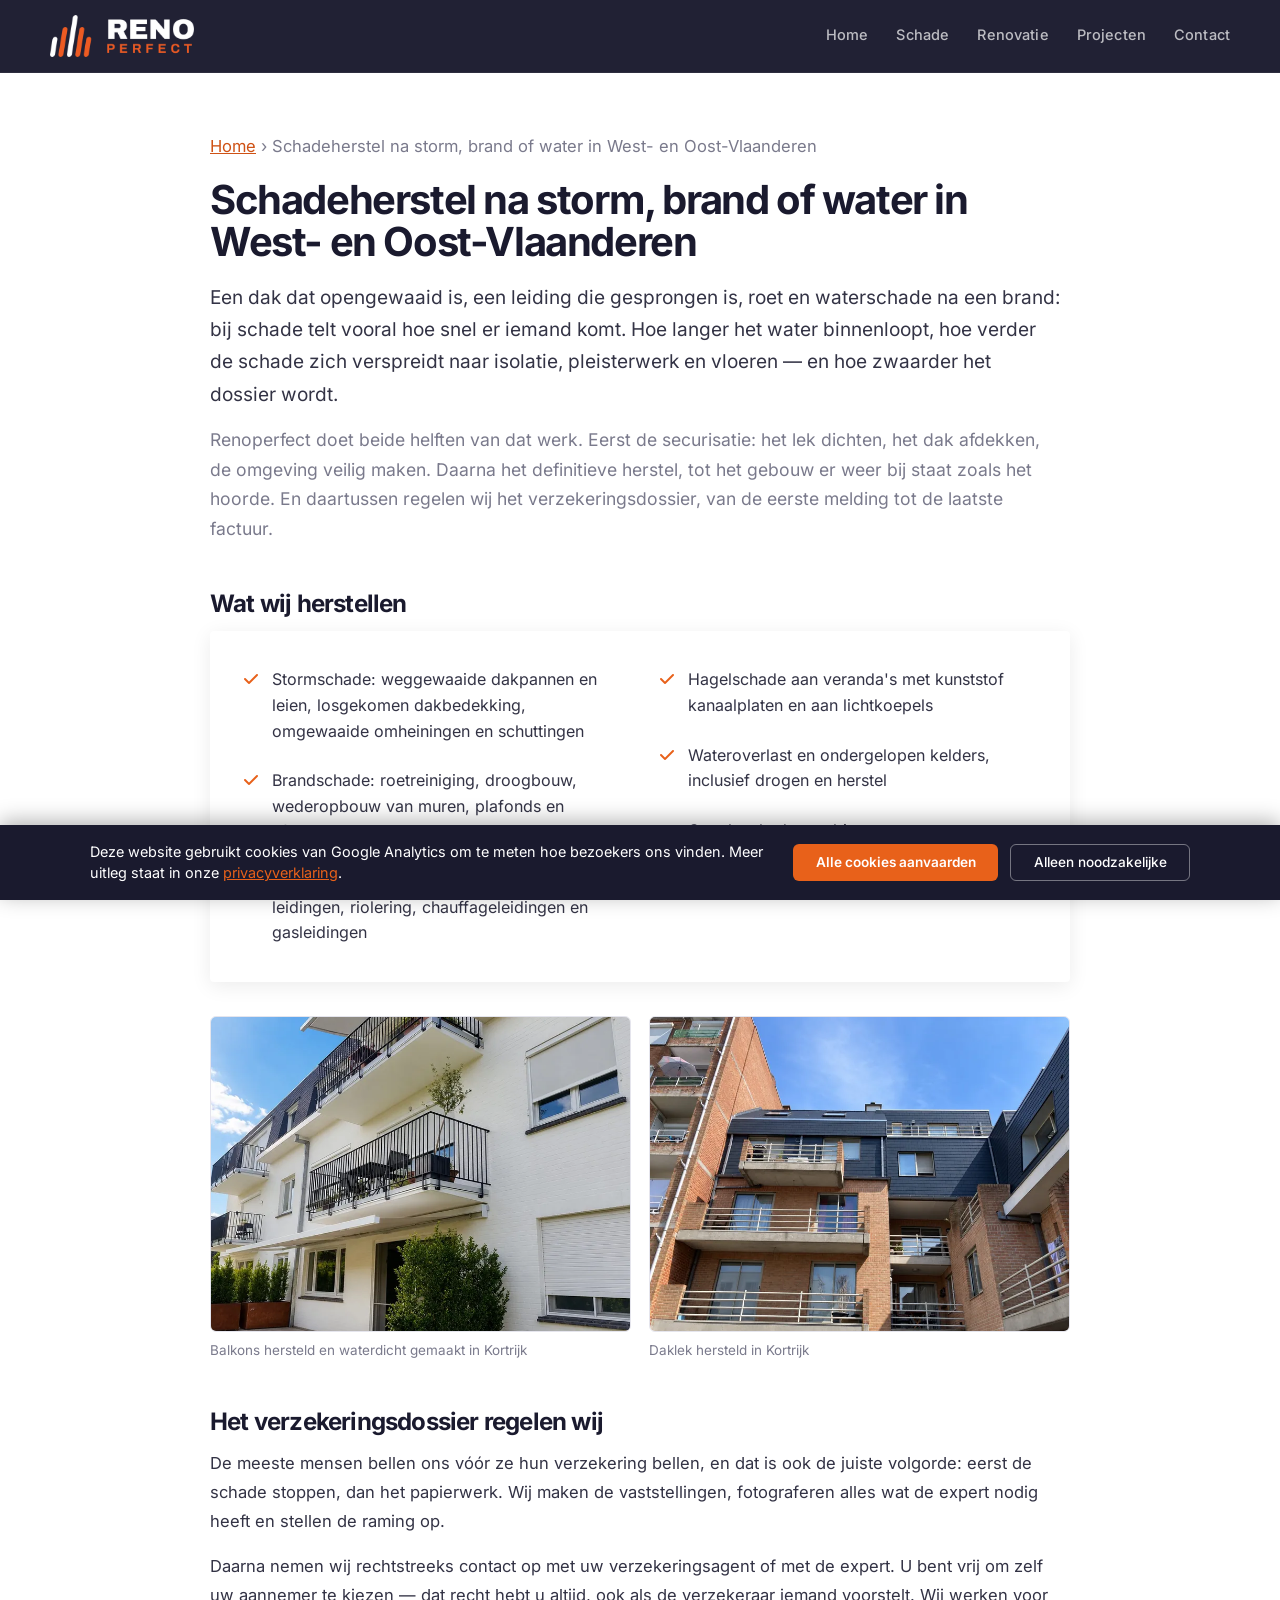
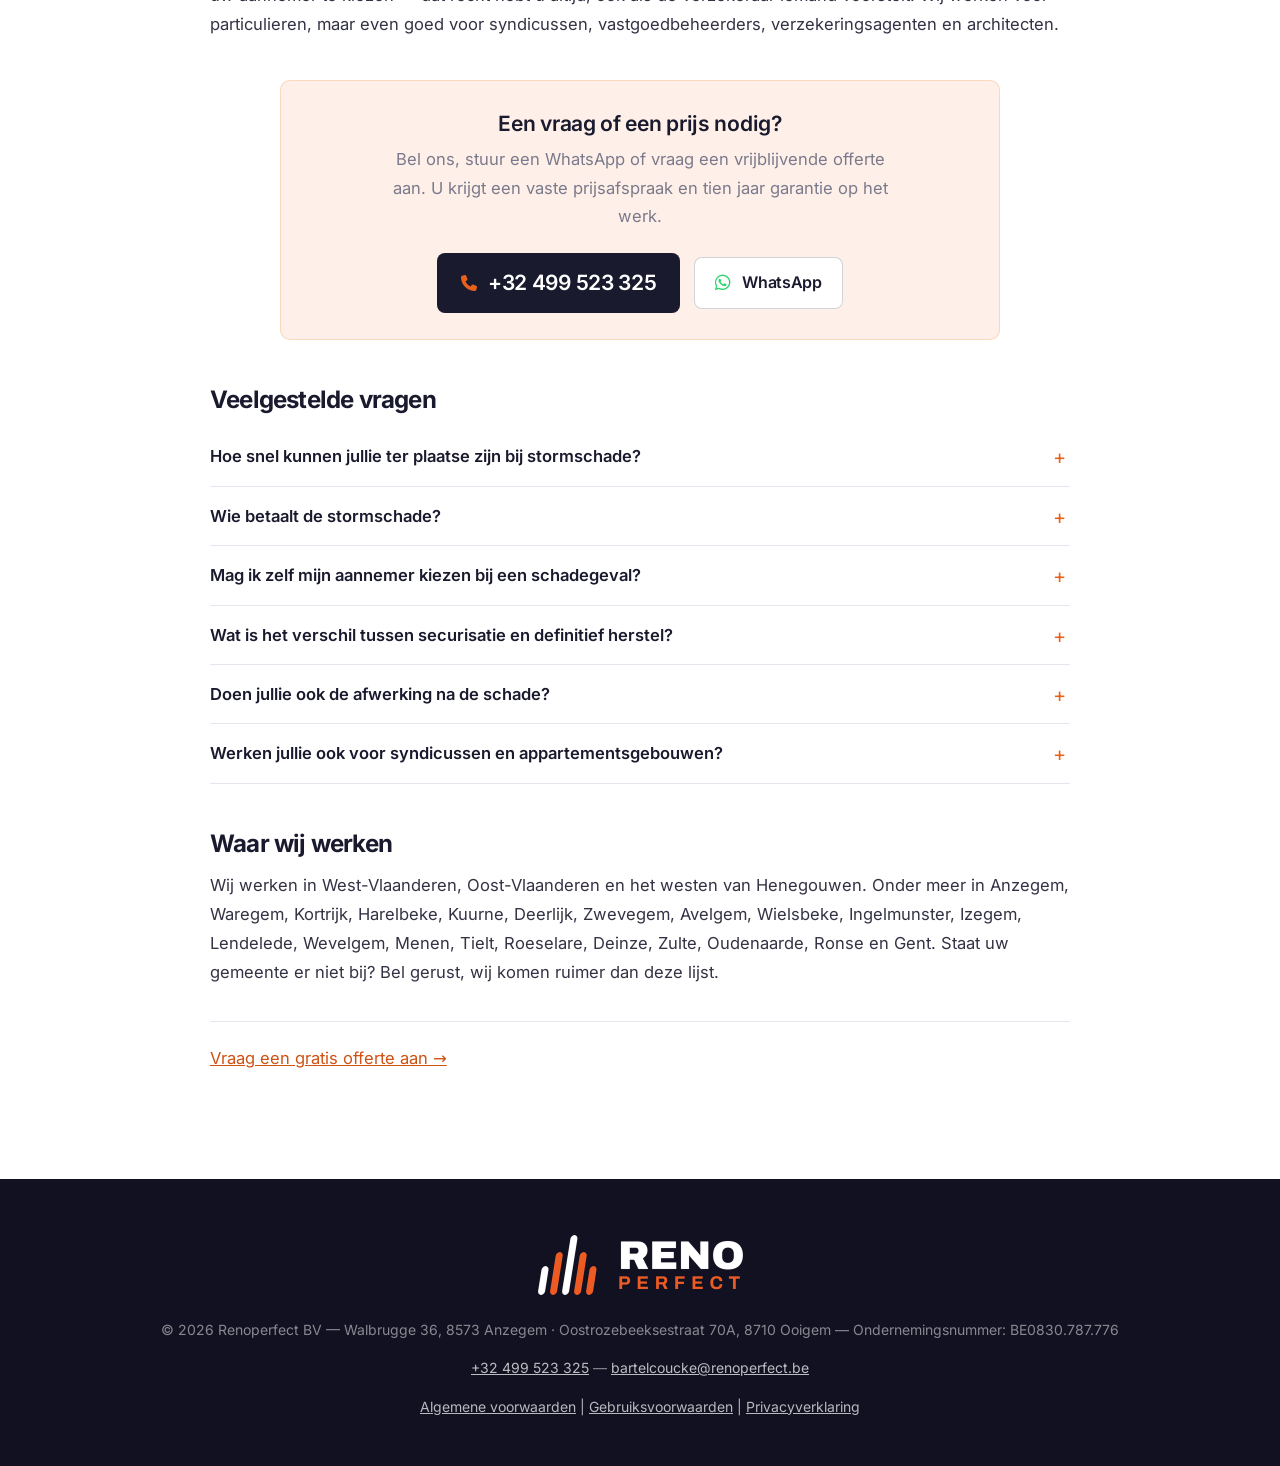
<file: schadeherstel.html>
<!DOCTYPE html>
<html lang="nl-BE">
<head>
  <meta charset="utf-8">
  <meta name="viewport" content="width=device-width, initial-scale=1">
  <title>Schadeherstel na storm, brand of water | Renoperfect</title>
  <meta name="description" content="Stormschade, brandschade of waterschade in West- en Oost-Vlaanderen? Wij securiseren, herstellen en regelen uw verzekeringsdossier. Bel +32 499 523 325.">
  <meta name="robots" content="index, follow, max-image-preview:large">
  <link rel="canonical" href="https://www.renoperfect.be/schadeherstel.html">
  <meta property="og:title" content="Schadeherstel na storm, brand of water | Renoperfect">
  <meta property="og:description" content="Stormschade, brandschade of waterschade in West- en Oost-Vlaanderen? Wij securiseren, herstellen en regelen uw verzekeringsdossier. Bel +32 499 523 325.">
  <meta property="og:type" content="website">
  <meta property="og:locale" content="nl_BE">
  <meta property="og:url" content="https://www.renoperfect.be/schadeherstel.html">
  <meta property="og:image" content="https://www.renoperfect.be/assets/img/hero.jpg">
  <link rel="stylesheet" href="assets/css/inter.css?v=7f47f5d4">
  <link rel="stylesheet" href="assets/css/fontawesome.css?v=5ceaaba2">
  <link rel="icon" href="assets/img/favicon.png" sizes="32x32">
  <link rel="icon" href="assets/img/renoperfect-icoon.png" sizes="512x512">
  <link rel="apple-touch-icon" href="assets/img/apple-touch-icon.png">
  <link rel="stylesheet" href="assets/css/style.css?v=962111b7">
  <script type="application/ld+json">
  {
    "@context": "https://schema.org",
    "@graph": [
      {
        "@type": "Service",
        "name": "Schadeherstel na storm, brand of water in West- en Oost-Vlaanderen",
        "serviceType": "schadeherstel",
        "provider": {
          "@id": "https://www.renoperfect.be/#organisatie"
        },
        "areaServed": [
          {
            "@type": "AdministrativeArea",
            "name": "West-Vlaanderen"
          },
          {
            "@type": "AdministrativeArea",
            "name": "Oost-Vlaanderen"
          },
          {
            "@type": "AdministrativeArea",
            "name": "Henegouwen (westen)"
          }
        ],
        "description": "Stormschade, brandschade of waterschade in West- en Oost-Vlaanderen? Wij securiseren, herstellen en regelen uw verzekeringsdossier. Bel +32 499 523 325.",
        "url": "https://www.renoperfect.be/schadeherstel.html"
      },
      {
        "@type": "FAQPage",
        "mainEntity": [
          {
            "@type": "Question",
            "name": "Hoe snel kunnen jullie ter plaatse zijn bij stormschade?",
            "acceptedAnswer": {
              "@type": "Answer",
              "text": "Bij een spoedgeval komen wij zo snel mogelijk. Bel +32 499 523 325; dat gaat sneller dan een formulier. Kan het niet meteen volledig hersteld worden, dan securiseren wij eerst zodat er geen water meer binnenkomt."
            }
          },
          {
            "@type": "Question",
            "name": "Wie betaalt de stormschade?",
            "acceptedAnswer": {
              "@type": "Answer",
              "text": "Bij storm, hagel, waterschade en brand komt uw brandverzekering doorgaans tussen. Wat er precies gedekt is en welke vrijstelling geldt, hangt af van uw polis. Wij stellen het dossier op zodat de verzekeraar alles heeft wat hij nodig heeft."
            }
          },
          {
            "@type": "Question",
            "name": "Mag ik zelf mijn aannemer kiezen bij een schadegeval?",
            "acceptedAnswer": {
              "@type": "Answer",
              "text": "Ja. U bent nooit verplicht om met de aannemer van de verzekeraar te werken. U kiest zelf wie de herstelling uitvoert."
            }
          },
          {
            "@type": "Question",
            "name": "Wat is het verschil tussen securisatie en definitief herstel?",
            "acceptedAnswer": {
              "@type": "Answer",
              "text": "Securisatie is de dringende ingreep die verdere schade stopt: een zeil over het dak, een lek dichten, water wegpompen. Het definitieve herstel gebeurt daarna, met de juiste materialen en afwerking."
            }
          },
          {
            "@type": "Question",
            "name": "Doen jullie ook de afwerking na de schade?",
            "acceptedAnswer": {
              "@type": "Answer",
              "text": "Ja. Droogbouw, gipsplaten, pleisterwerk, schilderen en behangen horen bij het herstel. U hoeft er geen tweede aannemer bij te halen."
            }
          },
          {
            "@type": "Question",
            "name": "Werken jullie ook voor syndicussen en appartementsgebouwen?",
            "acceptedAnswer": {
              "@type": "Answer",
              "text": "Ja. Waterschade in een appartementsgebouw of een gevel die na een storm hersteld moet worden: wij werken regelmatig samen met syndicussen en vastgoedbeheerders."
            }
          }
        ]
      }
    ]
  }
  </script>
</head>
<body>
  <header class="header">
    <div class="wrap header-inner">
      <a class="logo" href="#home" aria-label="Renoperfect — naar home">
        <img src="assets/img/renoperfect-logo-wit.png" alt="Renoperfect" width="205" height="60">
      </a>
      <button class="menu-toggle" type="button" aria-label="Menu" aria-expanded="false">☰</button>
      <nav class="nav" aria-label="Hoofdmenu">
        <a href="#home">Home</a>
        <a href="#schade">Schade</a>
        <a href="#renovatie">Renovatie</a>
        <a href="#projecten">Projecten</a>
        <a href="#contact">Contact</a>
      </nav>
    </div>
  </header>

  <main class="dienst">
    <div class="wrap">
      <p class="juridisch-kruimel"><a href="index.html">Home</a> &rsaquo; Schadeherstel na storm, brand of water in West- en Oost-Vlaanderen</p>
      <h1>Schadeherstel na storm, brand of water in West- en Oost-Vlaanderen</h1>
      <div class="sectie-intro">
        <p class="intro">Een dak dat opengewaaid is, een leiding die gesprongen is, roet en waterschade na een brand: bij schade telt vooral hoe snel er iemand komt. Hoe langer het water binnenloopt, hoe verder de schade zich verspreidt naar isolatie, pleisterwerk en vloeren — en hoe zwaarder het dossier wordt.</p>
        <p class="intro">Renoperfect doet beide helften van dat werk. Eerst de securisatie: het lek dichten, het dak afdekken, de omgeving veilig maken. Daarna het definitieve herstel, tot het gebouw er weer bij staat zoals het hoorde. En daartussen regelen wij het verzekeringsdossier, van de eerste melding tot de laatste factuur.</p>
      </div>

      <h2>Wat wij herstellen</h2>
      <div class="dienst-lijst">
        <ul class="check">
            <li>Stormschade: weggewaaide dakpannen en leien, losgekomen dakbedekking, omgewaaide omheiningen en schuttingen</li>
            <li>Brandschade: roetreiniging, droogbouw, wederopbouw van muren, plafonds en afwerking</li>
            <li>Waterschade: gesprongen of lekkende leidingen, riolering, chauffageleidingen en gasleidingen</li>
            <li>Hagelschade aan veranda's met kunststof kanaalplaten en aan lichtkoepels</li>
            <li>Wateroverlast en ondergelopen kelders, inclusief drogen en herstel</li>
            <li>Gevolgschade aan binnenmuren, pleisterwerk, gipsplaten, schilderwerk en behang</li>
        </ul>
      </div>

      <div class="dienst-fotos">
        <figure class="dienst-foto">
          <picture><source type="image/webp" srcset="assets/img/projecten/balkons-hersteld-waterdicht-gemaakt-en-betegeld-kortrijk-na--1854203661-800.webp 800w, assets/img/projecten/balkons-hersteld-waterdicht-gemaakt-en-betegeld-kortrijk-na--1854203661.webp 1600w" sizes="(max-width: 767px) 92vw, 380px"><img loading="lazy" decoding="async" src="assets/img/projecten/balkons-hersteld-waterdicht-gemaakt-en-betegeld-kortrijk-na--1854203661.jpg" alt="Balkons hersteld en waterdicht gemaakt in Kortrijk"></picture>
          <figcaption>Balkons hersteld en waterdicht gemaakt in Kortrijk</figcaption>
        </figure>
        <figure class="dienst-foto">
          <picture><source type="image/webp" srcset="assets/img/projecten/daklek-hersteld-gevolgschade-kortrijk-na-de-werken-1856109517-800.webp 800w, assets/img/projecten/daklek-hersteld-gevolgschade-kortrijk-na-de-werken-1856109517.webp 1600w" sizes="(max-width: 767px) 92vw, 380px"><img loading="lazy" decoding="async" src="assets/img/projecten/daklek-hersteld-gevolgschade-kortrijk-na-de-werken-1856109517.jpg" alt="Daklek hersteld in Kortrijk"></picture>
          <figcaption>Daklek hersteld in Kortrijk</figcaption>
        </figure>
      </div>

      <h2>Het verzekeringsdossier regelen wij</h2>
      <p>De meeste mensen bellen ons vóór ze hun verzekering bellen, en dat is ook de juiste volgorde: eerst de schade stoppen, dan het papierwerk. Wij maken de vaststellingen, fotograferen alles wat de expert nodig heeft en stellen de raming op.</p>
      <p>Daarna nemen wij rechtstreeks contact op met uw verzekeringsagent of met de expert. U bent vrij om zelf uw aannemer te kiezen — dat recht hebt u altijd, ook als de verzekeraar iemand voorstelt. Wij werken voor particulieren, maar even goed voor syndicussen, vastgoedbeheerders, verzekeringsagenten en architecten.</p>

      <div class="bel-blok">
        <h3>Een vraag of een prijs nodig?</h3>
        <p>Bel ons, stuur een WhatsApp of vraag een vrijblijvende offerte aan. U krijgt een vaste prijsafspraak en tien jaar garantie op het werk.</p>
        <div class="bel-acties">
          <a class="bel-groot" href="tel:+32499523325">
            <i class="fa-solid fa-phone" aria-hidden="true"></i>
            <span>+32 499 523 325</span>
          </a>
          <a class="bel-groot bel-wa" href="https://wa.me/32499523325" target="_blank" rel="noopener noreferrer">
            <i class="fa-brands fa-whatsapp" aria-hidden="true"></i>
            <span>WhatsApp</span>
          </a>
        </div>
      </div>

      <h2>Veelgestelde vragen</h2>
      <div class="vragen">
        <details class="vraag">
          <summary>Hoe snel kunnen jullie ter plaatse zijn bij stormschade?</summary>
          <p>Bij een spoedgeval komen wij zo snel mogelijk. Bel +32 499 523 325; dat gaat sneller dan een formulier. Kan het niet meteen volledig hersteld worden, dan securiseren wij eerst zodat er geen water meer binnenkomt.</p>
        </details>
        <details class="vraag">
          <summary>Wie betaalt de stormschade?</summary>
          <p>Bij storm, hagel, waterschade en brand komt uw brandverzekering doorgaans tussen. Wat er precies gedekt is en welke vrijstelling geldt, hangt af van uw polis. Wij stellen het dossier op zodat de verzekeraar alles heeft wat hij nodig heeft.</p>
        </details>
        <details class="vraag">
          <summary>Mag ik zelf mijn aannemer kiezen bij een schadegeval?</summary>
          <p>Ja. U bent nooit verplicht om met de aannemer van de verzekeraar te werken. U kiest zelf wie de herstelling uitvoert.</p>
        </details>
        <details class="vraag">
          <summary>Wat is het verschil tussen securisatie en definitief herstel?</summary>
          <p>Securisatie is de dringende ingreep die verdere schade stopt: een zeil over het dak, een lek dichten, water wegpompen. Het definitieve herstel gebeurt daarna, met de juiste materialen en afwerking.</p>
        </details>
        <details class="vraag">
          <summary>Doen jullie ook de afwerking na de schade?</summary>
          <p>Ja. Droogbouw, gipsplaten, pleisterwerk, schilderen en behangen horen bij het herstel. U hoeft er geen tweede aannemer bij te halen.</p>
        </details>
        <details class="vraag">
          <summary>Werken jullie ook voor syndicussen en appartementsgebouwen?</summary>
          <p>Ja. Waterschade in een appartementsgebouw of een gevel die na een storm hersteld moet worden: wij werken regelmatig samen met syndicussen en vastgoedbeheerders.</p>
        </details>
      </div>

      <h2>Waar wij werken</h2>
      <p>Wij werken in West-Vlaanderen, Oost-Vlaanderen en het westen van Henegouwen. Onder meer in Anzegem, Waregem, Kortrijk, Harelbeke, Kuurne, Deerlijk, Zwevegem, Avelgem, Wielsbeke, Ingelmunster, Izegem, Lendelede, Wevelgem, Menen, Tielt, Roeselare, Deinze, Zulte, Oudenaarde, Ronse en Gent. Staat uw gemeente er niet bij? Bel gerust, wij komen ruimer dan deze lijst.</p>

      <p class="juridisch-terug"><a href="index.html#contact">Vraag een gratis offerte aan &rarr;</a></p>
    </div>
  </main>

  <footer class="footer">
    <img class="footer-logo" src="assets/img/renoperfect-logo-wit.png" alt="Renoperfect" width="205" height="60">
    <p>© <span class="js-jaar">2026</span> Renoperfect BV — Walbrugge 36, 8573 Anzegem · Oostrozebeeksestraat 70A, 8710 Ooigem — Ondernemingsnummer: BE0830.787.776</p>
    <p><a href="tel:+32499523325">+32 499 523 325</a> — <a href="mailto:bartelcoucke@renoperfect.be">bartelcoucke@renoperfect.be</a></p>
    <p class="muted"><a href="algemene-voorwaarden.html">Algemene voorwaarden</a> | <a href="gebruiksvoorwaarden.html">Gebruiksvoorwaarden</a> | <a href="privacyverklaring.html">Privacyverklaring</a></p>
  </footer>
  <script src="assets/js/main.js?v=e363b54c"></script>
  <script src="assets/js/cookie-consent.js?v=353f20cf" defer></script>
  <script src="assets/js/bezoek.js?v=c6f9e599" defer></script>
</body>
</html>
</file>
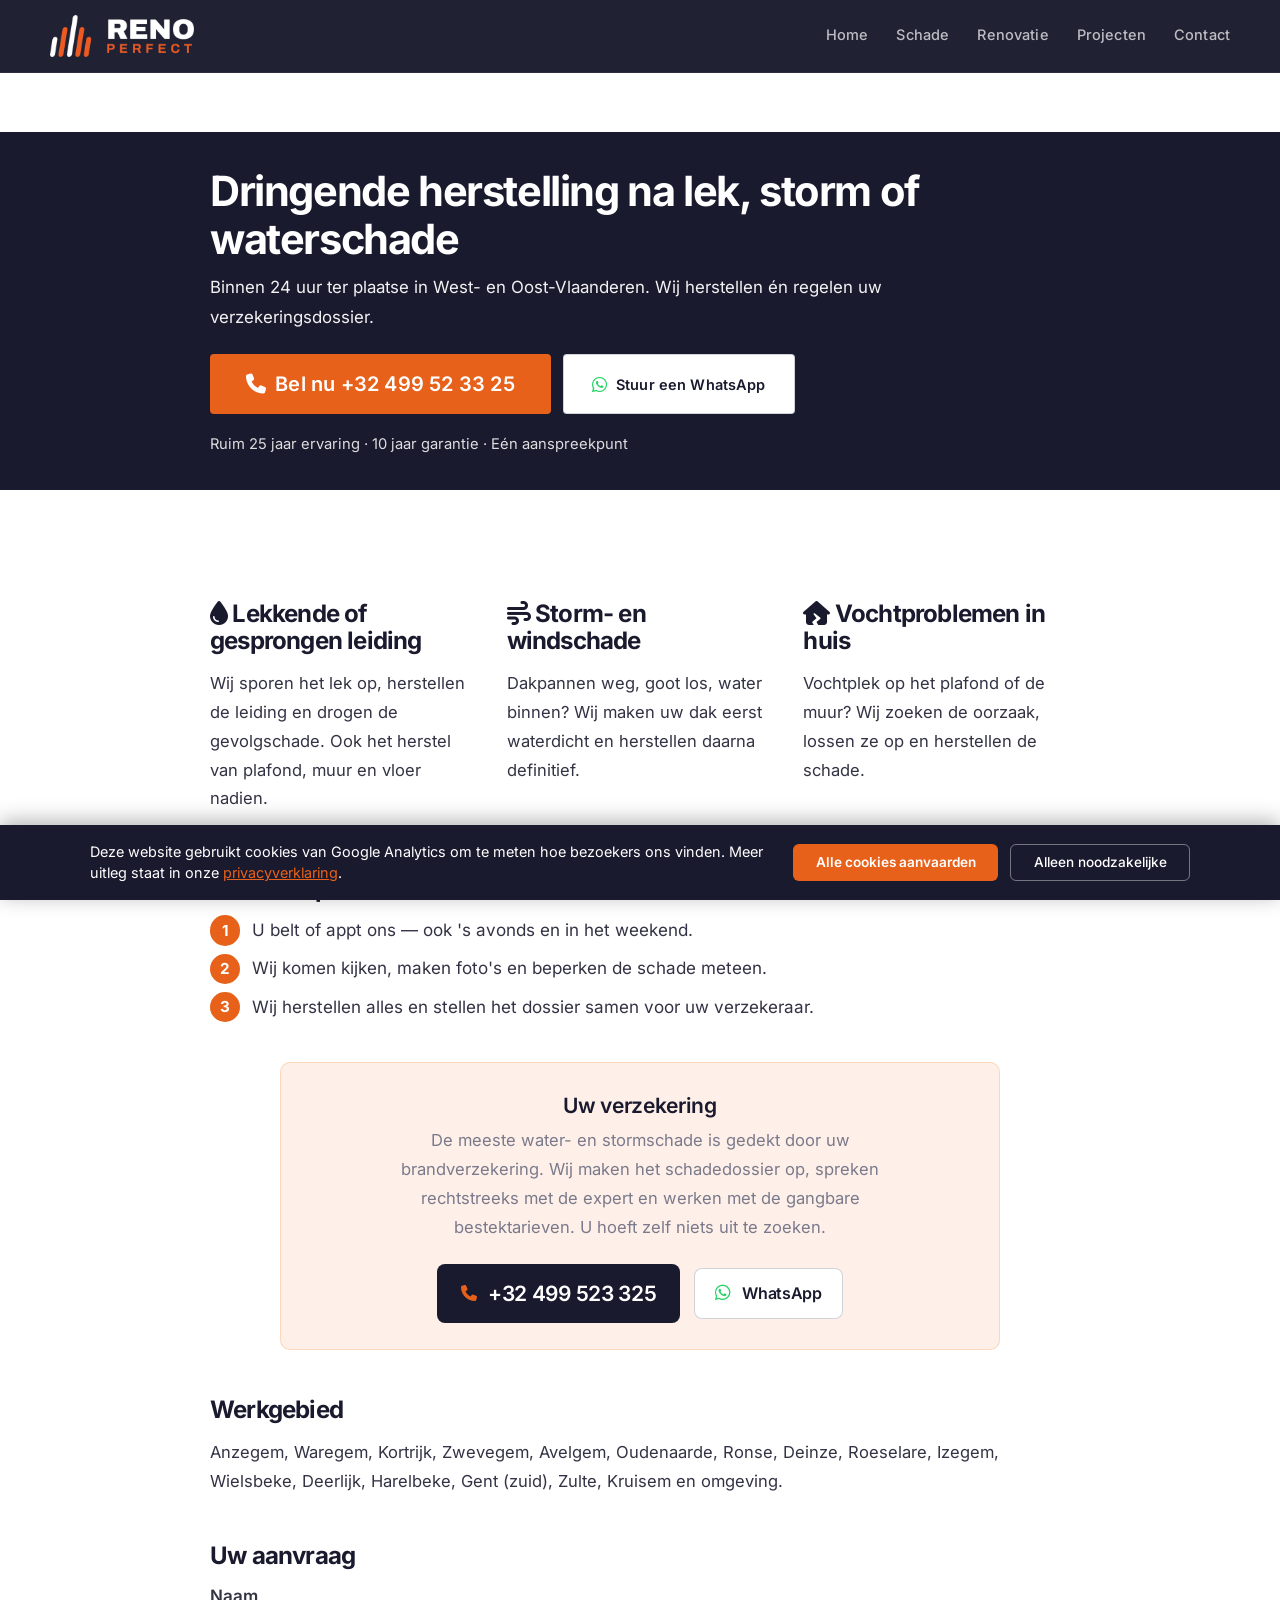
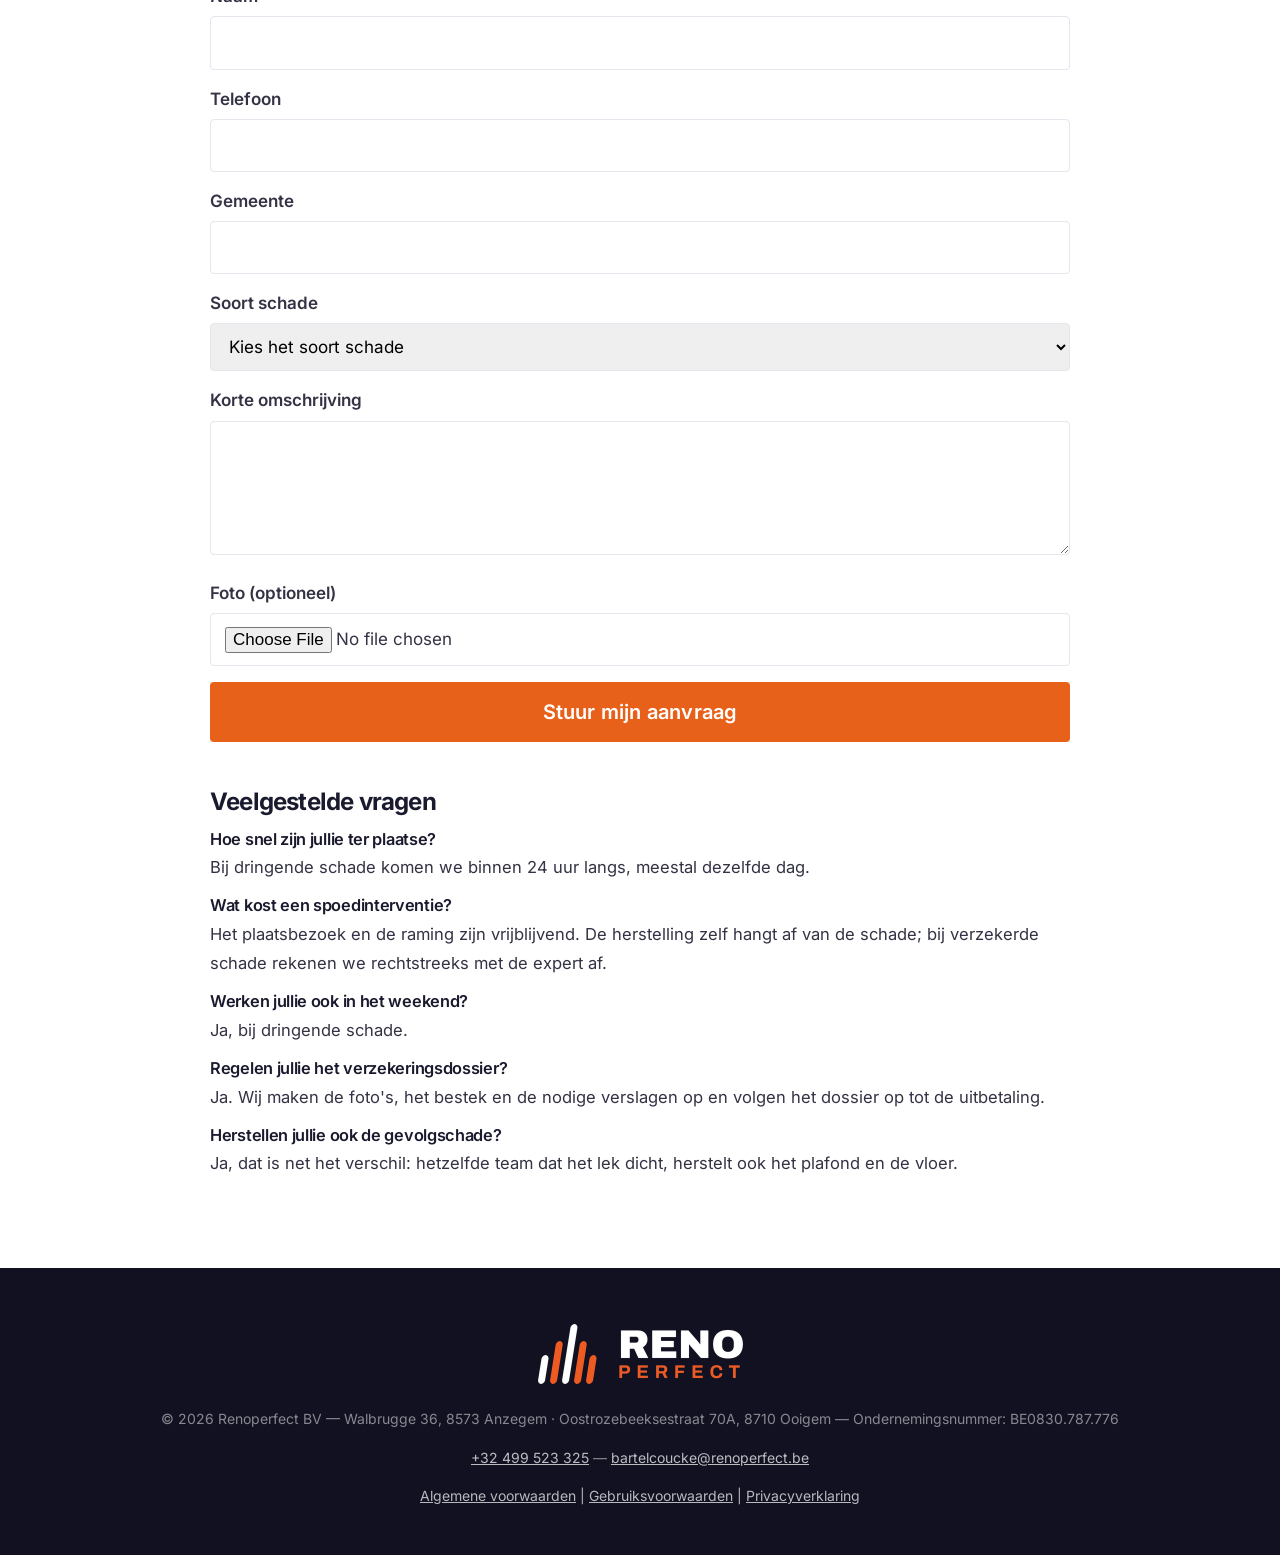
<file: spoedherstelling.html>
<!DOCTYPE html>
<html lang="nl-BE">
<head>
  <meta charset="utf-8">
  <meta name="viewport" content="width=device-width, initial-scale=1">
  <title>Dringende herstelling na lek, storm of waterschade | Renoperfect</title>
  <meta name="description" content="Lek, stormschade of vochtprobleem? Binnen 24 uur ter plaatse in West- en Oost-Vlaanderen. Wij herstellen én regelen uw verzekeringsdossier. Bel +32 499 523 325.">
  <meta name="robots" content="index, follow, max-image-preview:large">
  <link rel="canonical" href="https://www.renoperfect.be/spoedherstelling">
  <meta property="og:title" content="Dringende herstelling na lek, storm of waterschade | Renoperfect">
  <meta property="og:description" content="Binnen 24 uur ter plaatse in West- en Oost-Vlaanderen. Wij herstellen én regelen uw verzekeringsdossier.">
  <meta property="og:type" content="website">
  <meta property="og:locale" content="nl_BE">
  <meta property="og:url" content="https://www.renoperfect.be/spoedherstelling">
  <meta property="og:image" content="https://www.renoperfect.be/assets/img/hero.jpg">
  <link rel="stylesheet" href="assets/css/inter.css?v=7f47f5d4">
  <link rel="stylesheet" href="assets/css/fontawesome.css?v=5ceaaba2">
  <link rel="icon" href="assets/img/favicon.png" sizes="32x32">
  <link rel="icon" href="assets/img/renoperfect-icoon.png" sizes="512x512">
  <link rel="apple-touch-icon" href="assets/img/apple-touch-icon.png">
  <link rel="stylesheet" href="assets/css/style.css?v=962111b7">
  <script type="application/ld+json">
  {
    "@context": "https://schema.org",
    "@graph": [
      {
        "@type": "LocalBusiness",
        "@id": "https://www.renoperfect.be/#organisatie",
        "name": "Renoperfect BV",
        "url": "https://www.renoperfect.be/",
        "telephone": "+32499523325",
        "email": "bartelcoucke@renoperfect.be",
        "vatID": "BE0830.787.776",
        "address": {
          "@type": "PostalAddress",
          "streetAddress": "Walbrugge 36",
          "postalCode": "8573",
          "addressLocality": "Anzegem",
          "addressCountry": "BE"
        },
        "areaServed": [
          { "@type": "AdministrativeArea", "name": "West-Vlaanderen" },
          { "@type": "AdministrativeArea", "name": "Oost-Vlaanderen" }
        ],
        "openingHoursSpecification": [
          {
            "@type": "OpeningHoursSpecification",
            "dayOfWeek": ["Monday","Tuesday","Wednesday","Thursday","Friday","Saturday","Sunday"],
            "opens": "00:00",
            "closes": "23:59",
            "description": "Bij dringende schade ook 's avonds en in het weekend bereikbaar."
          }
        ]
      },
      {
        "@type": "Service",
        "name": "Dringende herstelling na lek, storm of waterschade",
        "serviceType": "spoedherstelling",
        "provider": { "@id": "https://www.renoperfect.be/#organisatie" },
        "areaServed": [
          { "@type": "AdministrativeArea", "name": "West-Vlaanderen" },
          { "@type": "AdministrativeArea", "name": "Oost-Vlaanderen" }
        ]
      },
      {
        "@type": "FAQPage",
        "mainEntity": [
          {
            "@type": "Question",
            "name": "Hoe snel zijn jullie ter plaatse?",
            "acceptedAnswer": { "@type": "Answer", "text": "Bij dringende schade komen we binnen 24 uur langs, meestal dezelfde dag." }
          },
          {
            "@type": "Question",
            "name": "Wat kost een spoedinterventie?",
            "acceptedAnswer": { "@type": "Answer", "text": "Het plaatsbezoek en de raming zijn vrijblijvend. De herstelling zelf hangt af van de schade; bij verzekerde schade rekenen we rechtstreeks met de expert af." }
          },
          {
            "@type": "Question",
            "name": "Werken jullie ook in het weekend?",
            "acceptedAnswer": { "@type": "Answer", "text": "Ja, bij dringende schade." }
          },
          {
            "@type": "Question",
            "name": "Regelen jullie het verzekeringsdossier?",
            "acceptedAnswer": { "@type": "Answer", "text": "Ja. Wij maken de foto's, het bestek en de nodige verslagen op en volgen het dossier op tot de uitbetaling." }
          },
          {
            "@type": "Question",
            "name": "Herstellen jullie ook de gevolgschade?",
            "acceptedAnswer": { "@type": "Answer", "text": "Ja, dat is net het verschil: hetzelfde team dat het lek dicht, herstelt ook het plafond en de vloer." }
          }
        ]
      }
    ]
  }
  </script>
  <style>
    /* Alleen wat deze pagina extra nodig heeft; de rest komt uit style.css (principe 4). */
    .spoed-hero{background:var(--primair);color:#fff;padding:2.25rem 0 2rem}
    .spoed-hero h1{color:#fff;margin:0 0 .6rem;font-size:clamp(1.6rem,5vw,2.6rem);line-height:1.15}
    .spoed-hero .onder{margin:0 0 1.4rem;font-size:1.05rem;max-width:46rem;opacity:.94}
    .spoed-hero .troef{margin:1.1rem 0 0;font-size:.92rem;opacity:.85}
    .spoed-knoppen{display:flex;gap:.75rem;flex-wrap:wrap}
    .spoed-stappen{counter-reset:stap;list-style:none;padding:0;margin:0;display:grid;gap:.75rem}
    .spoed-stappen li{counter-increment:stap;position:relative;padding-left:2.6rem;line-height:1.55}
    .spoed-stappen li::before{content:counter(stap);position:absolute;left:0;top:-.1rem;width:1.9rem;
      height:1.9rem;border-radius:50%;background:var(--cta);color:#fff;display:flex;align-items:center;
      justify-content:center;font-weight:700;font-size:.95rem}
    .spoed-faq{display:grid;gap:.9rem}
    .spoed-faq h3{margin:0 0 .25rem;font-size:1.02rem}
    .spoed-faq p{margin:0}
    /* Op mobiel blijft de belknop onderaan staan; de pagina krijgt onderaan ruimte zodat de
       knop nooit de laatste regel of de cookiebanner afdekt. */
    .spoed-vast{display:none}
    @media (max-width:760px){
      .spoed-vast{display:block;position:fixed;left:0;right:0;bottom:0;z-index:900;
        background:var(--cta);text-align:center;padding:.85rem 1rem;color:#fff;font-weight:700;
        text-decoration:none;font-size:1.05rem;box-shadow:0 -3px 14px rgba(0,0,0,.25)}
      body{padding-bottom:3.6rem}
    }
  </style>
</head>
<body>
  <header class="header">
    <div class="wrap header-inner">
      <a class="logo" href="index.html" aria-label="Renoperfect — naar home">
        <img src="assets/img/renoperfect-logo-wit.png" alt="Renoperfect" width="205" height="60">
      </a>
      <button class="menu-toggle" type="button" aria-label="Menu" aria-expanded="false">☰</button>
      <nav class="nav" aria-label="Hoofdmenu">
        <a href="index.html">Home</a>
        <a href="index.html#schade">Schade</a>
        <a href="index.html#renovatie">Renovatie</a>
        <a href="index.html#projecten">Projecten</a>
        <a href="#aanvraag">Contact</a>
      </nav>
    </div>
  </header>

  <main class="dienst">
    <!-- 1. Hero -->
    <section class="spoed-hero">
      <div class="wrap">
        <h1>Dringende herstelling na lek, storm of waterschade</h1>
        <p class="onder">Binnen 24 uur ter plaatse in West- en Oost-Vlaanderen. Wij herstellen én regelen uw verzekeringsdossier.</p>
        <div class="spoed-knoppen">
          <a class="btn btn-spoed" href="tel:+32499523325"><i class="fa-solid fa-phone" aria-hidden="true"></i> Bel nu +32 499 52 33 25</a>
          <a class="btn btn-whatsapp" href="https://wa.me/32499523325" target="_blank" rel="noopener"><i class="fa-brands fa-whatsapp" aria-hidden="true"></i> Stuur een WhatsApp</a>
        </div>
        <p class="troef">Ruim 25 jaar ervaring · 10 jaar garantie · Eén aanspreekpunt</p>
      </div>
    </section>

    <!-- 2. Drie schadeblokken -->
    <section class="wrap" style="padding-top:2rem">
      <div class="drie-kol">
        <div id="leiding">
          <h2><i class="fa-solid fa-droplet" aria-hidden="true"></i> Lekkende of gesprongen leiding</h2>
          <p>Wij sporen het lek op, herstellen de leiding en drogen de gevolgschade. Ook het herstel van plafond, muur en vloer nadien.</p>
        </div>
        <div id="storm">
          <h2><i class="fa-solid fa-wind" aria-hidden="true"></i> Storm- en windschade</h2>
          <p>Dakpannen weg, goot los, water binnen? Wij maken uw dak eerst waterdicht en herstellen daarna definitief.</p>
        </div>
        <div id="vocht">
          <h2><i class="fa-solid fa-house-crack" aria-hidden="true"></i> Vochtproblemen in huis</h2>
          <p>Vochtplek op het plafond of de muur? Wij zoeken de oorzaak, lossen ze op en herstellen de schade.</p>
        </div>
      </div>
    </section>

    <!-- 3. Zo verloopt het -->
    <section class="wrap">
      <h2>Zo verloopt het</h2>
      <ol class="spoed-stappen">
        <li>U belt of appt ons — ook 's avonds en in het weekend.</li>
        <li>Wij komen kijken, maken foto's en beperken de schade meteen.</li>
        <li>Wij herstellen alles en stellen het dossier samen voor uw verzekeraar.</li>
      </ol>
    </section>

    <!-- 4. Verzekering -->
    <section class="wrap">
      <div class="bel-blok">
        <h3>Uw verzekering</h3>
        <p>De meeste water- en stormschade is gedekt door uw brandverzekering. Wij maken het schadedossier op, spreken rechtstreeks met de expert en werken met de gangbare bestektarieven. U hoeft zelf niets uit te zoeken.</p>
        <div class="bel-acties">
          <a class="bel-groot" href="tel:+32499523325">
            <i class="fa-solid fa-phone" aria-hidden="true"></i>
            <span>+32 499 523 325</span>
          </a>
          <a class="bel-groot bel-wa" href="https://wa.me/32499523325" target="_blank" rel="noopener">
            <i class="fa-brands fa-whatsapp" aria-hidden="true"></i>
            <span>WhatsApp</span>
          </a>
        </div>
      </div>
    </section>

    <!-- 5. Werkgebied -->
    <section class="wrap">
      <h2>Werkgebied</h2>
      <p>Anzegem, Waregem, Kortrijk, Zwevegem, Avelgem, Oudenaarde, Ronse, Deinze, Roeselare, Izegem, Wielsbeke, Deerlijk, Harelbeke, Gent (zuid), Zulte, Kruisem en omgeving.</p>
    </section>

    <!-- 6. Formulier -->
    <section class="wrap" id="aanvraag">
      <h2>Uw aanvraag</h2>
      <form class="form" id="contactformulier" action="https://formspree.io/f/mzeplvpn" method="POST" enctype="multipart/form-data">
        <div id="form-succes" class="succes">Bedankt, we bellen u zo snel mogelijk terug. Is het dringend? Bel gerust meteen +32 499 52 33 25.</div>
        <div id="form-fout" class="fout">Verzenden lukte niet. Bel ons op +32 499 523 325 of mail naar bartelcoucke@renoperfect.be.</div>
        <!-- Zelfde Formspree-velden als het contactformulier op de homepage: _subject zet de
             onderwerpregel, _gotcha is de spamval, _replyto wordt door main.js gevuld. -->
        <input type="hidden" id="onderwerp" name="_subject" value="Spoedaanvraag via renoperfect.be">
        <input type="text" name="_gotcha" tabindex="-1" autocomplete="off" aria-hidden="true" style="position:absolute;left:-9999px;width:1px;height:1px;opacity:0">
        <label for="naam">Naam</label>
        <input id="naam" name="naam" type="text" autocomplete="name" required="">
        <label for="telefoon">Telefoon</label>
        <input id="telefoon" name="telefoon" type="tel" autocomplete="tel" required="">
        <label for="gemeente">Gemeente</label>
        <input id="gemeente" name="gemeente" type="text" autocomplete="address-level2" required="">
        <label for="type">Soort schade</label>
        <select id="type" name="type" required="">
          <option value="">Kies het soort schade</option>
          <option>Leiding / water</option>
          <option>Storm en wind</option>
          <option>Vochtprobleem</option>
          <option>Andere</option>
        </select>
        <label for="beschrijving">Korte omschrijving</label>
        <textarea id="beschrijving" name="beschrijving" rows="4"></textarea>
        <label for="foto">Foto (optioneel)</label>
        <input id="foto" name="foto" type="file" accept="image/*">
        <button class="btn btn-spoed btn-full" type="submit">Stuur mijn aanvraag</button>
      </form>
    </section>

    <!-- 7. Veelgestelde vragen -->
    <section class="wrap">
      <h2>Veelgestelde vragen</h2>
      <div class="spoed-faq">
        <div>
          <h3>Hoe snel zijn jullie ter plaatse?</h3>
          <p>Bij dringende schade komen we binnen 24 uur langs, meestal dezelfde dag.</p>
        </div>
        <div>
          <h3>Wat kost een spoedinterventie?</h3>
          <p>Het plaatsbezoek en de raming zijn vrijblijvend. De herstelling zelf hangt af van de schade; bij verzekerde schade rekenen we rechtstreeks met de expert af.</p>
        </div>
        <div>
          <h3>Werken jullie ook in het weekend?</h3>
          <p>Ja, bij dringende schade.</p>
        </div>
        <div>
          <h3>Regelen jullie het verzekeringsdossier?</h3>
          <p>Ja. Wij maken de foto's, het bestek en de nodige verslagen op en volgen het dossier op tot de uitbetaling.</p>
        </div>
        <div>
          <h3>Herstellen jullie ook de gevolgschade?</h3>
          <p>Ja, dat is net het verschil: hetzelfde team dat het lek dicht, herstelt ook het plafond en de vloer.</p>
        </div>
      </div>
    </section>
  </main>

  <a class="spoed-vast" href="tel:+32499523325"><i class="fa-solid fa-phone" aria-hidden="true"></i> Bel nu +32 499 52 33 25</a>

  <footer class="footer">
    <img class="footer-logo" src="assets/img/renoperfect-logo-wit.png" alt="Renoperfect" width="205" height="60">
    <p>© <span class="js-jaar">2026</span> Renoperfect BV — Walbrugge 36, 8573 Anzegem · Oostrozebeeksestraat 70A, 8710 Ooigem — Ondernemingsnummer: BE0830.787.776</p>
    <p><a href="tel:+32499523325">+32 499 523 325</a> — <a href="mailto:bartelcoucke@renoperfect.be">bartelcoucke@renoperfect.be</a></p>
    <p class="muted"><a href="algemene-voorwaarden.html">Algemene voorwaarden</a> | <a href="gebruiksvoorwaarden.html">Gebruiksvoorwaarden</a> | <a href="privacyverklaring.html">Privacyverklaring</a></p>
  </footer>
  <script>
    /* Het soort schade in de onderwerpregel van de mail, zodat je in je postvak meteen ziet
       waarover het gaat zonder de mail te openen (2026-09-08). */
    (function () {
      var keuze = document.getElementById('type');
      var onderwerp = document.getElementById('onderwerp');
      if (!keuze || !onderwerp) return;
      keuze.addEventListener('change', function () {
        onderwerp.value = keuze.value
          ? 'Spoedaanvraag (' + keuze.value + ') via renoperfect.be'
          : 'Spoedaanvraag via renoperfect.be';
      });
    })();
  </script>
  <script src="assets/js/main.js?v=e363b54c"></script>
  <script src="assets/js/cookie-consent.js?v=353f20cf" defer></script>
  <script src="assets/js/bezoek.js?v=c6f9e599" defer></script>
</body>
</html>
</file>
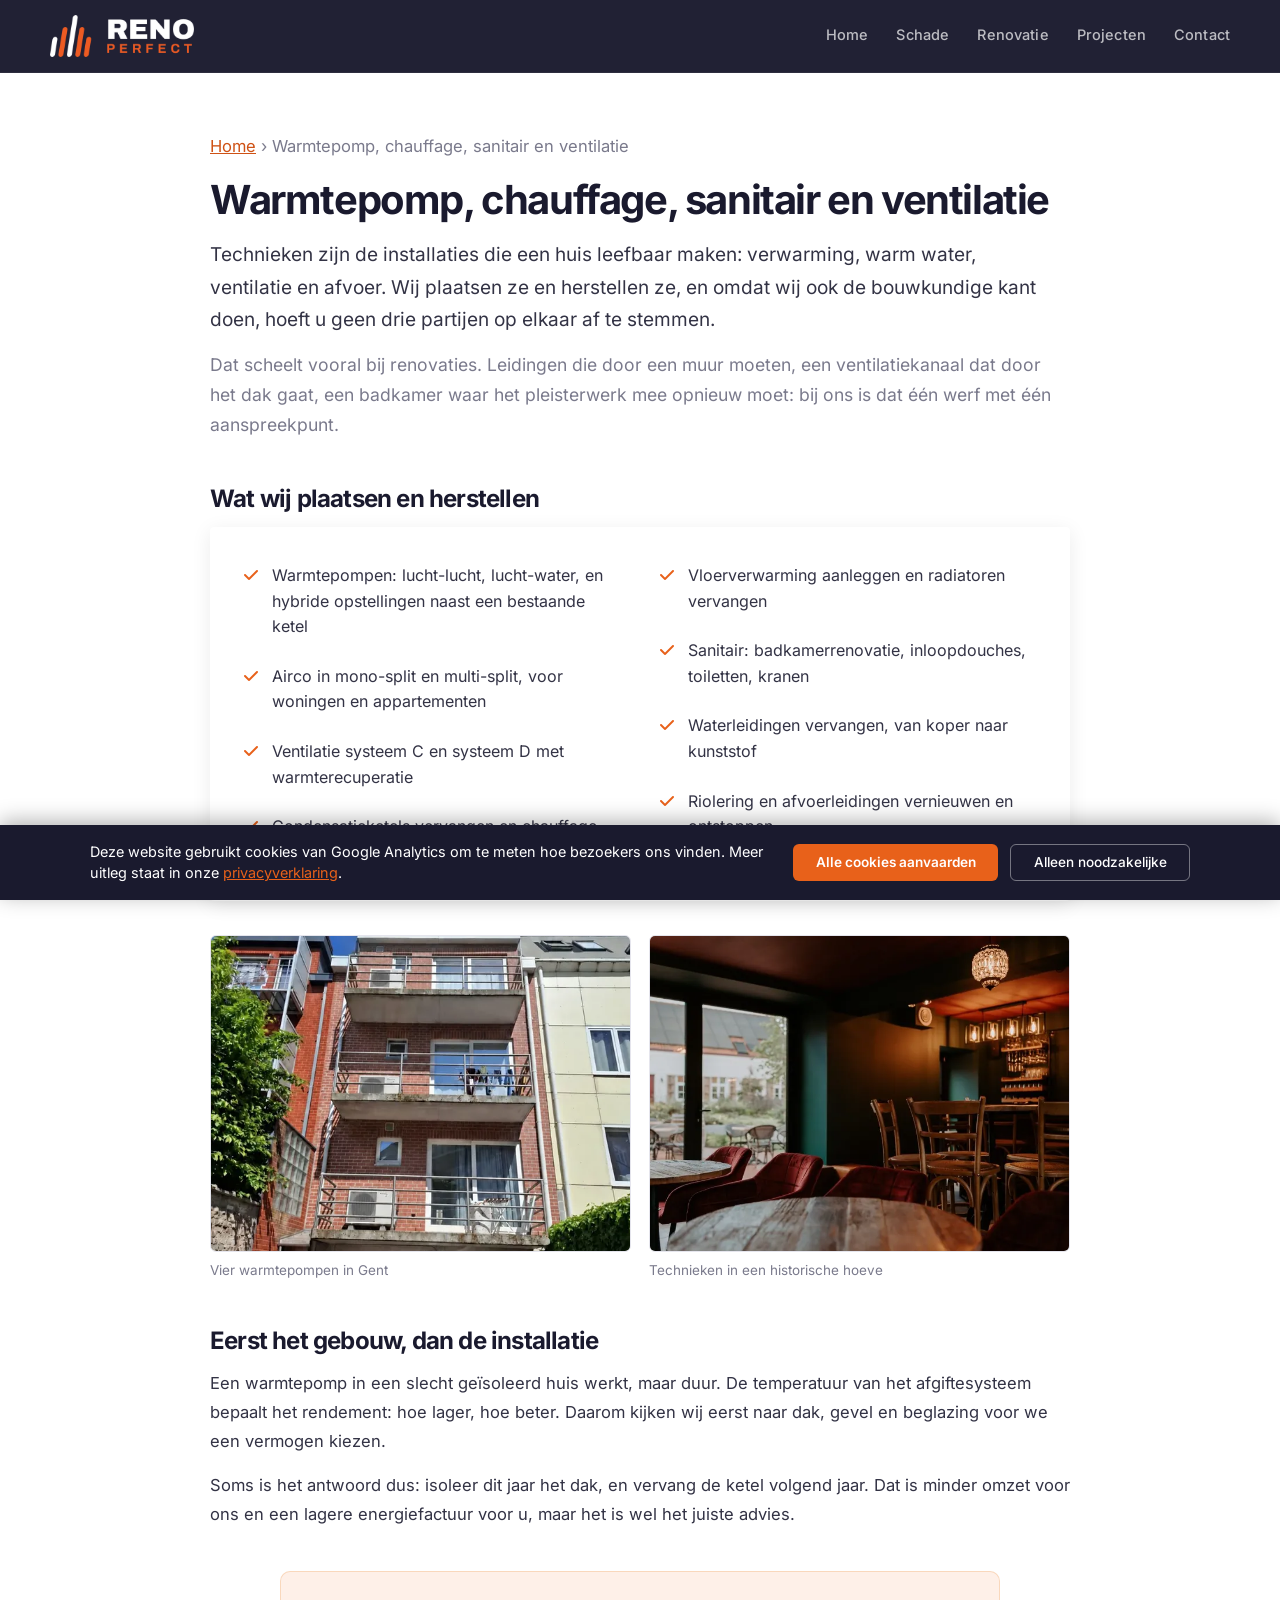
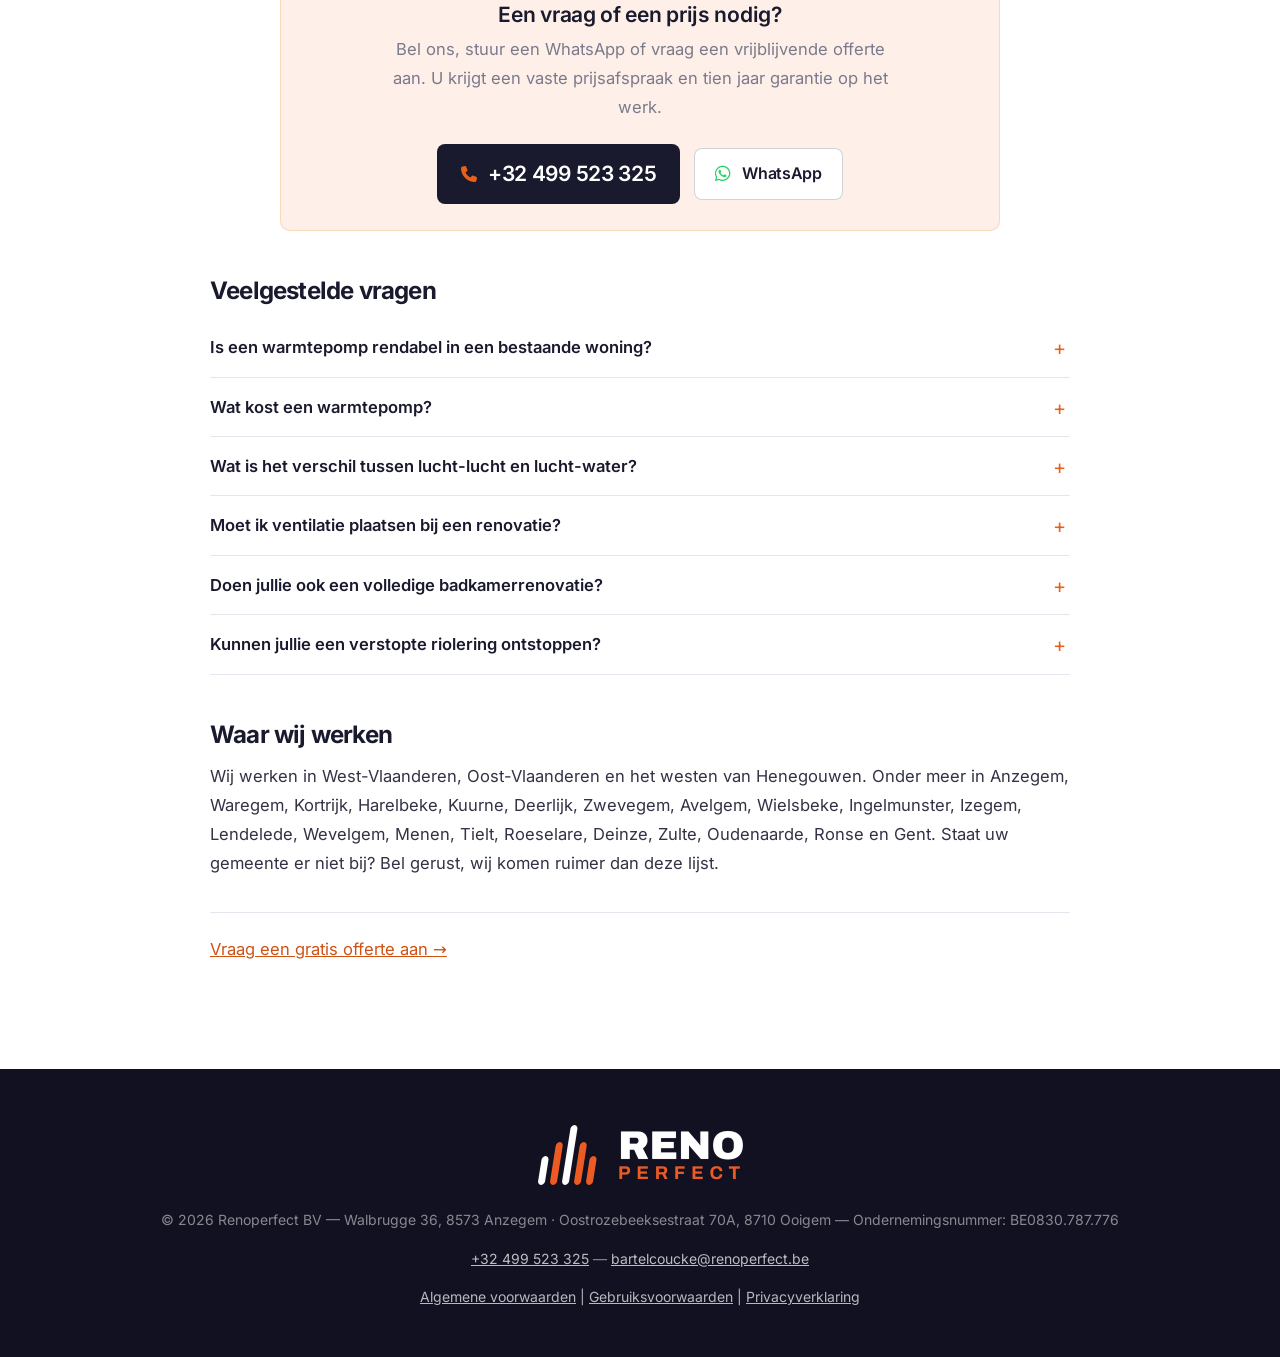
<file: technieken.html>
<!DOCTYPE html>
<html lang="nl-BE">
<head>
  <meta charset="utf-8">
  <meta name="viewport" content="width=device-width, initial-scale=1">
  <title>Warmtepomp, chauffage, sanitair en ventilatie | Renoperfect</title>
  <meta name="description" content="Warmtepompen, airco, ventilatie, CV-ketels, sanitair en riolering in West- en Oost-Vlaanderen. Vaste prijs en eigen vakmensen. Bel +32 499 523 325.">
  <meta name="robots" content="index, follow, max-image-preview:large">
  <link rel="canonical" href="https://www.renoperfect.be/technieken.html">
  <meta property="og:title" content="Warmtepomp, chauffage, sanitair en ventilatie | Renoperfect">
  <meta property="og:description" content="Warmtepompen, airco, ventilatie, CV-ketels, sanitair en riolering in West- en Oost-Vlaanderen. Vaste prijs en eigen vakmensen. Bel +32 499 523 325.">
  <meta property="og:type" content="website">
  <meta property="og:locale" content="nl_BE">
  <meta property="og:url" content="https://www.renoperfect.be/technieken.html">
  <meta property="og:image" content="https://www.renoperfect.be/assets/img/hero.jpg">
  <link rel="stylesheet" href="assets/css/inter.css?v=7f47f5d4">
  <link rel="stylesheet" href="assets/css/fontawesome.css?v=5ceaaba2">
  <link rel="icon" href="assets/img/favicon.png" sizes="32x32">
  <link rel="icon" href="assets/img/renoperfect-icoon.png" sizes="512x512">
  <link rel="apple-touch-icon" href="assets/img/apple-touch-icon.png">
  <link rel="stylesheet" href="assets/css/style.css?v=962111b7">
  <script type="application/ld+json">
  {
    "@context": "https://schema.org",
    "@graph": [
      {
        "@type": "Service",
        "name": "Warmtepomp, chauffage, sanitair en ventilatie",
        "serviceType": "technieken",
        "provider": {
          "@id": "https://www.renoperfect.be/#organisatie"
        },
        "areaServed": [
          {
            "@type": "AdministrativeArea",
            "name": "West-Vlaanderen"
          },
          {
            "@type": "AdministrativeArea",
            "name": "Oost-Vlaanderen"
          },
          {
            "@type": "AdministrativeArea",
            "name": "Henegouwen (westen)"
          }
        ],
        "description": "Warmtepompen, airco, ventilatie, CV-ketels, sanitair en riolering in West- en Oost-Vlaanderen. Vaste prijs en eigen vakmensen. Bel +32 499 523 325.",
        "url": "https://www.renoperfect.be/technieken.html"
      },
      {
        "@type": "FAQPage",
        "mainEntity": [
          {
            "@type": "Question",
            "name": "Is een warmtepomp rendabel in een bestaande woning?",
            "acceptedAnswer": {
              "@type": "Answer",
              "text": "Dat hangt af van de isolatie en van het afgiftesysteem. Met vloerverwarming of ruime radiatoren en een degelijk geïsoleerd dak is het rendement goed. Bij een slecht geïsoleerde woning met kleine radiatoren isoleert u beter eerst."
            }
          },
          {
            "@type": "Question",
            "name": "Wat kost een warmtepomp?",
            "acceptedAnswer": {
              "@type": "Answer",
              "text": "De prijs hangt af van het type, het vermogen en of het afgiftesysteem aangepast moet worden. Wij berekenen het vermogen op basis van uw woning en EPC, en geven een vaste prijs inclusief plaatsing en indienststelling."
            }
          },
          {
            "@type": "Question",
            "name": "Wat is het verschil tussen lucht-lucht en lucht-water?",
            "acceptedAnswer": {
              "@type": "Answer",
              "text": "Lucht-lucht blaast verwarmde of gekoelde lucht in de ruimte, zoals een airco. Lucht-water verwarmt water voor radiatoren of vloerverwarming en kan ook sanitair warm water maken."
            }
          },
          {
            "@type": "Question",
            "name": "Moet ik ventilatie plaatsen bij een renovatie?",
            "acceptedAnswer": {
              "@type": "Answer",
              "text": "Wanneer u isoleert en nieuwe ramen plaatst, wordt een woning luchtdicht. Zonder ventilatie krijgt u condensatie en schimmel. Systeem C is de eenvoudigste weg; systeem D met warmterecuperatie levert meer op maar vraagt kanalen."
            }
          },
          {
            "@type": "Question",
            "name": "Doen jullie ook een volledige badkamerrenovatie?",
            "acceptedAnswer": {
              "@type": "Answer",
              "text": "Ja, van afbraak tot afwerking: sanitair, leidingen, tegelwerk, verlichting en schilderwerk. Eén aannemer voor het geheel."
            }
          },
          {
            "@type": "Question",
            "name": "Kunnen jullie een verstopte riolering ontstoppen?",
            "acceptedAnswer": {
              "@type": "Answer",
              "text": "Ja, en indien nodig vervangen wij het aangetaste stuk. Bij terugkerende verstoppingen zoeken wij eerst de oorzaak: een verzakking, wortelgroei of een verkeerde helling."
            }
          }
        ]
      }
    ]
  }
  </script>
</head>
<body>
  <header class="header">
    <div class="wrap header-inner">
      <a class="logo" href="#home" aria-label="Renoperfect — naar home">
        <img src="assets/img/renoperfect-logo-wit.png" alt="Renoperfect" width="205" height="60">
      </a>
      <button class="menu-toggle" type="button" aria-label="Menu" aria-expanded="false">☰</button>
      <nav class="nav" aria-label="Hoofdmenu">
        <a href="#home">Home</a>
        <a href="#schade">Schade</a>
        <a href="#renovatie">Renovatie</a>
        <a href="#projecten">Projecten</a>
        <a href="#contact">Contact</a>
      </nav>
    </div>
  </header>

  <main class="dienst">
    <div class="wrap">
      <p class="juridisch-kruimel"><a href="index.html">Home</a> &rsaquo; Warmtepomp, chauffage, sanitair en ventilatie</p>
      <h1>Warmtepomp, chauffage, sanitair en ventilatie</h1>
      <div class="sectie-intro">
        <p class="intro">Technieken zijn de installaties die een huis leefbaar maken: verwarming, warm water, ventilatie en afvoer. Wij plaatsen ze en herstellen ze, en omdat wij ook de bouwkundige kant doen, hoeft u geen drie partijen op elkaar af te stemmen.</p>
        <p class="intro">Dat scheelt vooral bij renovaties. Leidingen die door een muur moeten, een ventilatiekanaal dat door het dak gaat, een badkamer waar het pleisterwerk mee opnieuw moet: bij ons is dat één werf met één aanspreekpunt.</p>
      </div>

      <h2>Wat wij plaatsen en herstellen</h2>
      <div class="dienst-lijst">
        <ul class="check">
            <li>Warmtepompen: lucht-lucht, lucht-water, en hybride opstellingen naast een bestaande ketel</li>
            <li>Airco in mono-split en multi-split, voor woningen en appartementen</li>
            <li>Ventilatie systeem C en systeem D met warmterecuperatie</li>
            <li>Condensatieketels vervangen en chauffage-installaties vernieuwen</li>
            <li>Vloerverwarming aanleggen en radiatoren vervangen</li>
            <li>Sanitair: badkamerrenovatie, inloopdouches, toiletten, kranen</li>
            <li>Waterleidingen vervangen, van koper naar kunststof</li>
            <li>Riolering en afvoerleidingen vernieuwen en ontstoppen</li>
        </ul>
      </div>

      <div class="dienst-fotos">
        <figure class="dienst-foto">
          <picture><source type="image/webp" srcset="assets/img/projecten/4-warmtepompen-in-gent-na-de-werken-2244229369-800.webp 800w, assets/img/projecten/4-warmtepompen-in-gent-na-de-werken-2244229369.webp 1600w" sizes="(max-width: 767px) 92vw, 380px"><img loading="lazy" decoding="async" src="assets/img/projecten/4-warmtepompen-in-gent-na-de-werken-2244229369.jpg" alt="Vier warmtepompen in Gent"></picture>
          <figcaption>Vier warmtepompen in Gent</figcaption>
        </figure>
        <figure class="dienst-foto">
          <picture><source type="image/webp" srcset="assets/img/projecten/technieken-en-binnenafwerking-historische-hoeve-in-anzegem-n-2134394894-800.webp 800w, assets/img/projecten/technieken-en-binnenafwerking-historische-hoeve-in-anzegem-n-2134394894.webp 1600w" sizes="(max-width: 767px) 92vw, 380px"><img loading="lazy" decoding="async" src="assets/img/projecten/technieken-en-binnenafwerking-historische-hoeve-in-anzegem-n-2134394894.jpg" alt="Technieken in een historische hoeve"></picture>
          <figcaption>Technieken in een historische hoeve</figcaption>
        </figure>
      </div>

      <h2>Eerst het gebouw, dan de installatie</h2>
      <p>Een warmtepomp in een slecht geïsoleerd huis werkt, maar duur. De temperatuur van het afgiftesysteem bepaalt het rendement: hoe lager, hoe beter. Daarom kijken wij eerst naar dak, gevel en beglazing voor we een vermogen kiezen.</p>
      <p>Soms is het antwoord dus: isoleer dit jaar het dak, en vervang de ketel volgend jaar. Dat is minder omzet voor ons en een lagere energiefactuur voor u, maar het is wel het juiste advies.</p>

      <div class="bel-blok">
        <h3>Een vraag of een prijs nodig?</h3>
        <p>Bel ons, stuur een WhatsApp of vraag een vrijblijvende offerte aan. U krijgt een vaste prijsafspraak en tien jaar garantie op het werk.</p>
        <div class="bel-acties">
          <a class="bel-groot" href="tel:+32499523325">
            <i class="fa-solid fa-phone" aria-hidden="true"></i>
            <span>+32 499 523 325</span>
          </a>
          <a class="bel-groot bel-wa" href="https://wa.me/32499523325" target="_blank" rel="noopener noreferrer">
            <i class="fa-brands fa-whatsapp" aria-hidden="true"></i>
            <span>WhatsApp</span>
          </a>
        </div>
      </div>

      <h2>Veelgestelde vragen</h2>
      <div class="vragen">
        <details class="vraag">
          <summary>Is een warmtepomp rendabel in een bestaande woning?</summary>
          <p>Dat hangt af van de isolatie en van het afgiftesysteem. Met vloerverwarming of ruime radiatoren en een degelijk geïsoleerd dak is het rendement goed. Bij een slecht geïsoleerde woning met kleine radiatoren isoleert u beter eerst.</p>
        </details>
        <details class="vraag">
          <summary>Wat kost een warmtepomp?</summary>
          <p>De prijs hangt af van het type, het vermogen en of het afgiftesysteem aangepast moet worden. Wij berekenen het vermogen op basis van uw woning en EPC, en geven een vaste prijs inclusief plaatsing en indienststelling.</p>
        </details>
        <details class="vraag">
          <summary>Wat is het verschil tussen lucht-lucht en lucht-water?</summary>
          <p>Lucht-lucht blaast verwarmde of gekoelde lucht in de ruimte, zoals een airco. Lucht-water verwarmt water voor radiatoren of vloerverwarming en kan ook sanitair warm water maken.</p>
        </details>
        <details class="vraag">
          <summary>Moet ik ventilatie plaatsen bij een renovatie?</summary>
          <p>Wanneer u isoleert en nieuwe ramen plaatst, wordt een woning luchtdicht. Zonder ventilatie krijgt u condensatie en schimmel. Systeem C is de eenvoudigste weg; systeem D met warmterecuperatie levert meer op maar vraagt kanalen.</p>
        </details>
        <details class="vraag">
          <summary>Doen jullie ook een volledige badkamerrenovatie?</summary>
          <p>Ja, van afbraak tot afwerking: sanitair, leidingen, tegelwerk, verlichting en schilderwerk. Eén aannemer voor het geheel.</p>
        </details>
        <details class="vraag">
          <summary>Kunnen jullie een verstopte riolering ontstoppen?</summary>
          <p>Ja, en indien nodig vervangen wij het aangetaste stuk. Bij terugkerende verstoppingen zoeken wij eerst de oorzaak: een verzakking, wortelgroei of een verkeerde helling.</p>
        </details>
      </div>

      <h2>Waar wij werken</h2>
      <p>Wij werken in West-Vlaanderen, Oost-Vlaanderen en het westen van Henegouwen. Onder meer in Anzegem, Waregem, Kortrijk, Harelbeke, Kuurne, Deerlijk, Zwevegem, Avelgem, Wielsbeke, Ingelmunster, Izegem, Lendelede, Wevelgem, Menen, Tielt, Roeselare, Deinze, Zulte, Oudenaarde, Ronse en Gent. Staat uw gemeente er niet bij? Bel gerust, wij komen ruimer dan deze lijst.</p>

      <p class="juridisch-terug"><a href="index.html#contact">Vraag een gratis offerte aan &rarr;</a></p>
    </div>
  </main>

  <footer class="footer">
    <img class="footer-logo" src="assets/img/renoperfect-logo-wit.png" alt="Renoperfect" width="205" height="60">
    <p>© <span class="js-jaar">2026</span> Renoperfect BV — Walbrugge 36, 8573 Anzegem · Oostrozebeeksestraat 70A, 8710 Ooigem — Ondernemingsnummer: BE0830.787.776</p>
    <p><a href="tel:+32499523325">+32 499 523 325</a> — <a href="mailto:bartelcoucke@renoperfect.be">bartelcoucke@renoperfect.be</a></p>
    <p class="muted"><a href="algemene-voorwaarden.html">Algemene voorwaarden</a> | <a href="gebruiksvoorwaarden.html">Gebruiksvoorwaarden</a> | <a href="privacyverklaring.html">Privacyverklaring</a></p>
  </footer>
  <script src="assets/js/main.js?v=e363b54c"></script>
  <script src="assets/js/cookie-consent.js?v=353f20cf" defer></script>
  <script src="assets/js/bezoek.js?v=c6f9e599" defer></script>
</body>
</html>
</file>
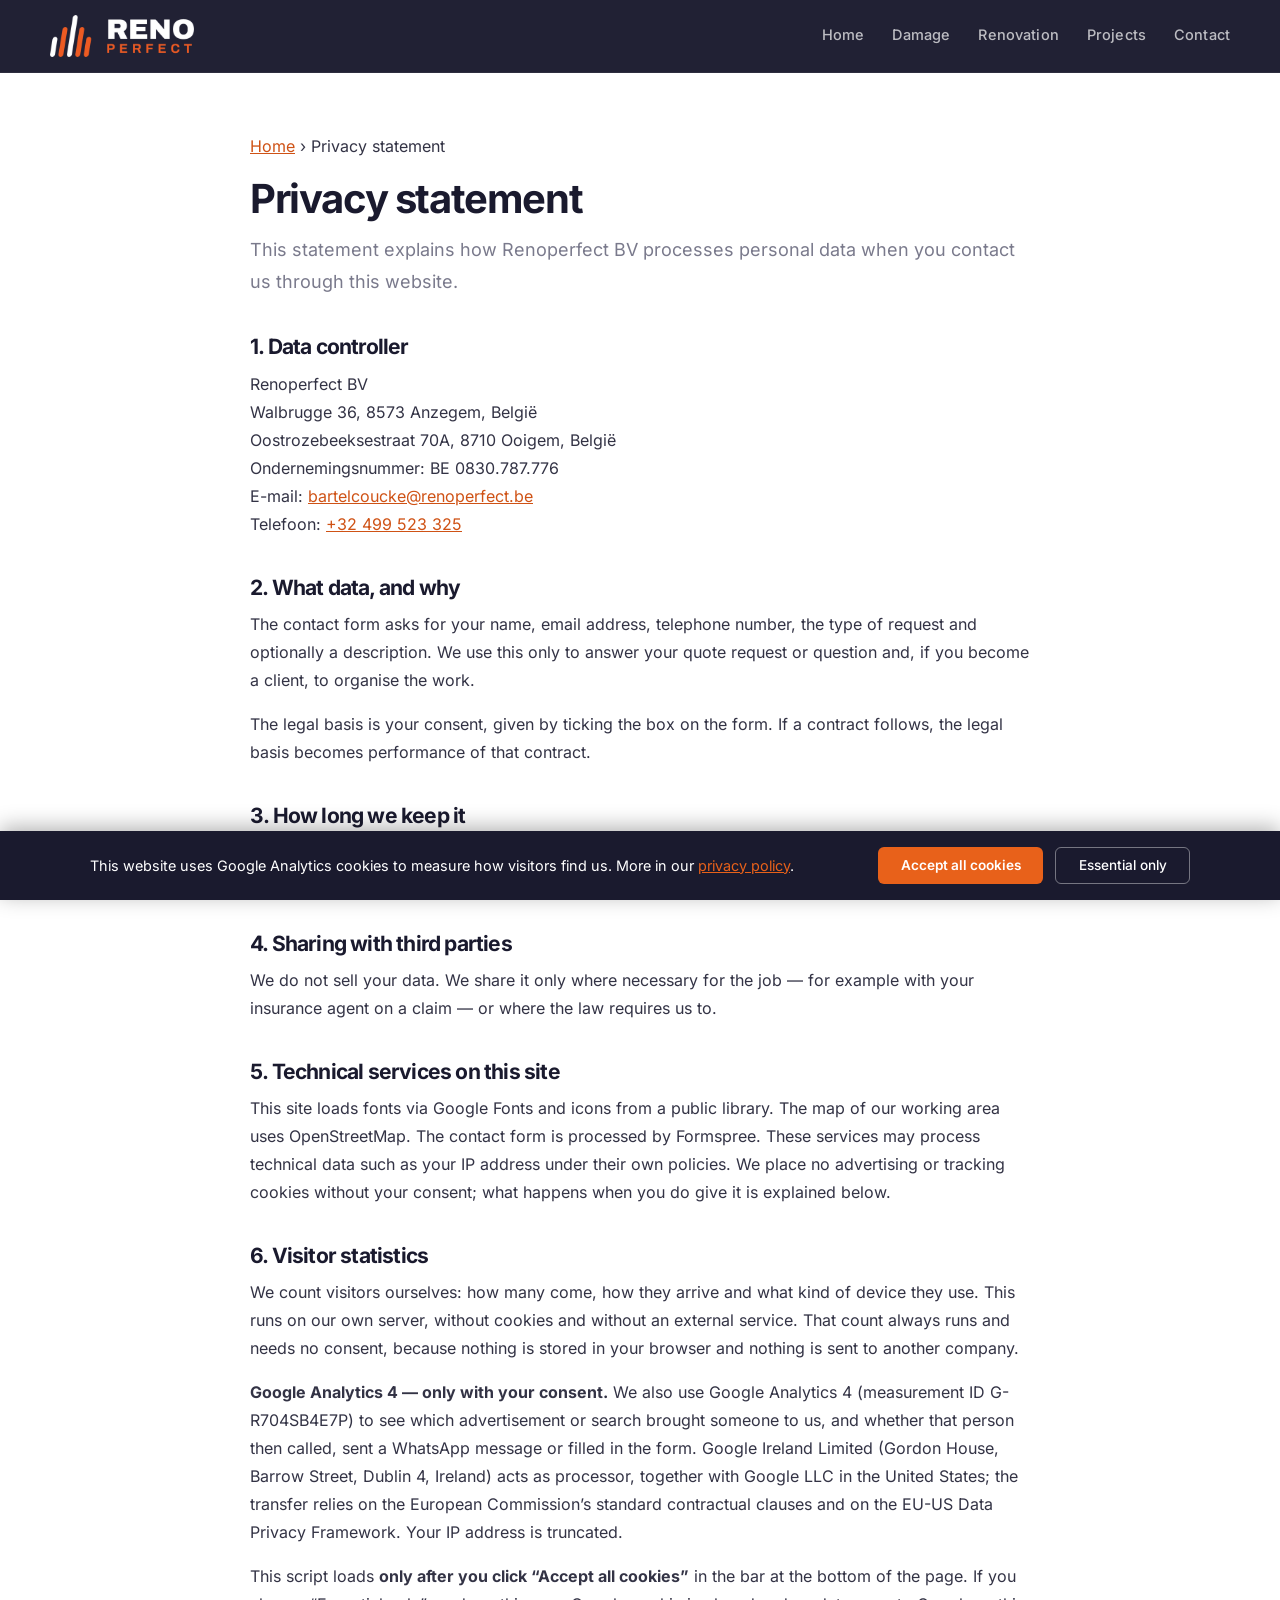
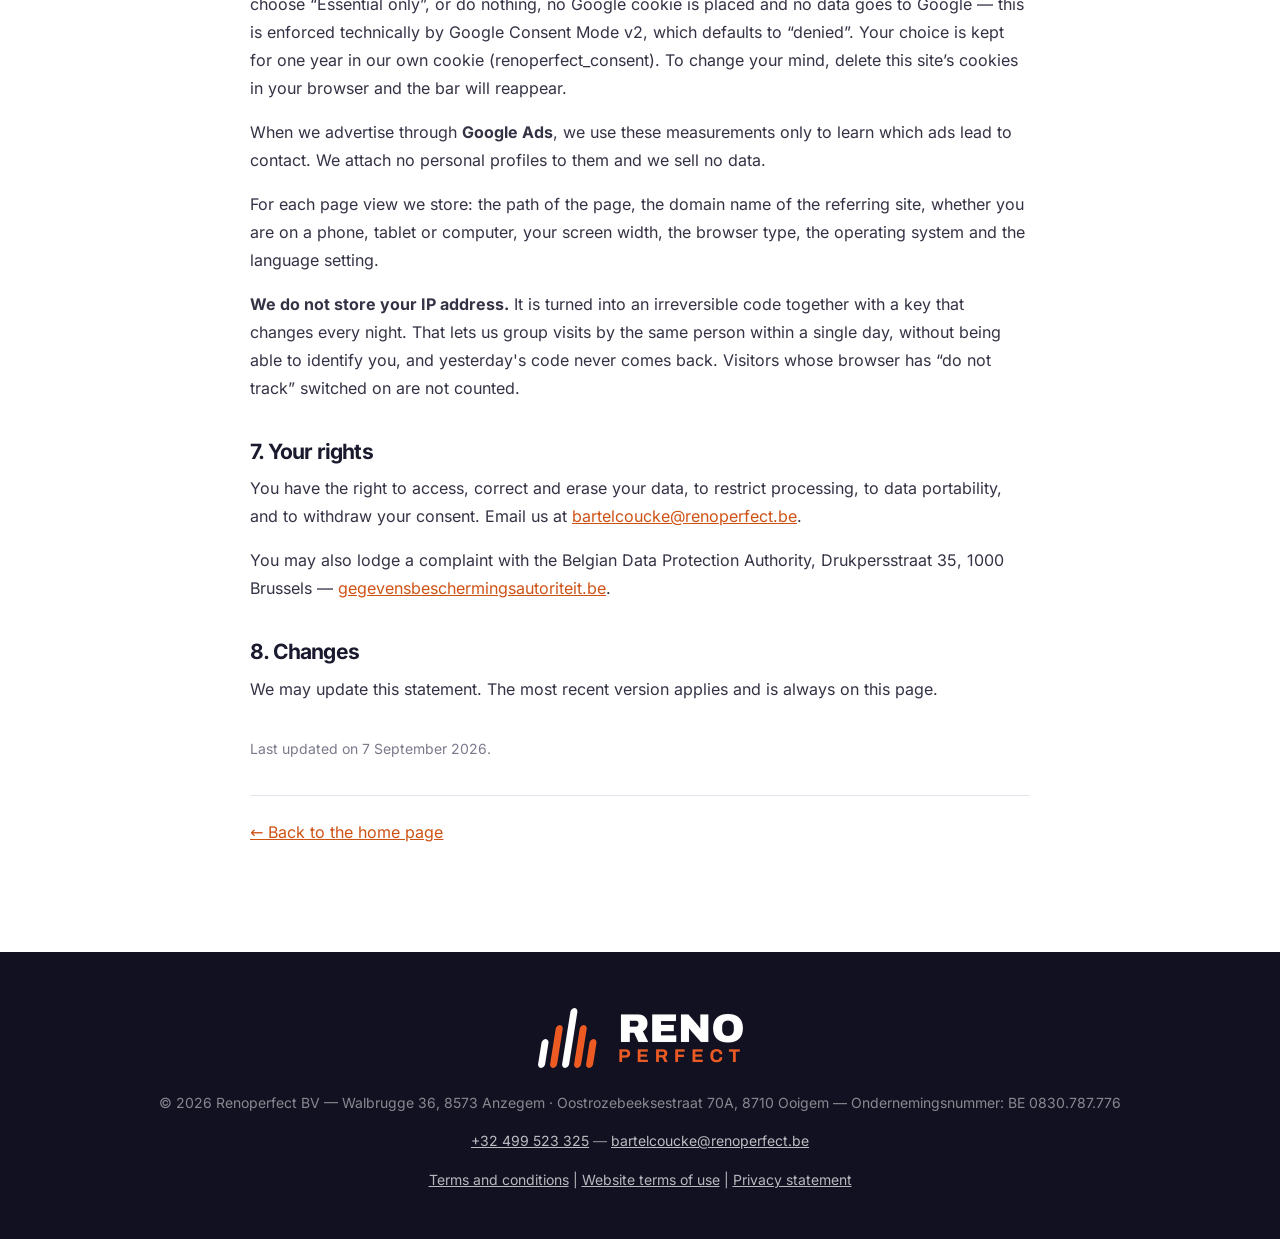
<file: en/privacy.html>
<!DOCTYPE html>
<html lang="en">
<head>
  <meta charset="utf-8">
  <meta name="viewport" content="width=device-width, initial-scale=1">
  <title>Privacy statement — Renoperfect BV</title>
  <meta name="description" content="How Renoperfect BV handles your personal data, how long we keep it and what rights you have.">
  <meta name="robots" content="noindex, follow">
  <link rel="canonical" href="https://www.renoperfect.be/en/privacy.html">
  <meta property="og:title" content="Privacy statement — Renoperfect BV">
  <meta property="og:description" content="How Renoperfect BV handles your personal data: quote requests, retention, cookie-free visitor statistics and your rights.">
  <meta property="og:type" content="article">
  <meta property="og:locale" content="nl_BE">
  <meta property="og:url" content="https://www.renoperfect.be/en/privacy.html">
  <meta property="og:image" content="https://www.renoperfect.be/assets/img/renoperfect-logo.png">
  <link rel="stylesheet" href="../assets/css/inter.css?v=7f47f5d4">
  <link rel="icon" href="../assets/img/favicon.png" sizes="32x32">
  <link rel="icon" href="../assets/img/renoperfect-icoon.png" sizes="512x512">
  <link rel="apple-touch-icon" href="../assets/img/apple-touch-icon.png">
  <link rel="stylesheet" href="../assets/css/style.css?v=962111b7">
</head>
<body>
  <header class="header">
    <div class="wrap header-inner">
      <a class="logo" href="../en/index.html#home" aria-label="Renoperfect — to the home page">
        <img src="../assets/img/renoperfect-logo-wit.png" alt="Renoperfect" width="205" height="60">
      </a>
      <button class="menu-toggle" type="button" aria-label="Menu" aria-expanded="false">☰</button>
      <nav class="nav" aria-label="Main menu">
        <a href="../en/index.html#home">Home</a>
        <a href="../en/index.html#schade">Damage</a>
        <a href="../en/index.html#renovatie">Renovation</a>
        <a href="../en/index.html#projecten">Projects</a>
        <a href="../en/index.html#contact">Contact</a>
      </nav>
    </div>
  </header>

  <main class="juridisch">
    <div class="wrap">
      <p class="juridisch-kruimel"><a href="../en/index.html">Home</a> › Privacy statement</p>
      <h1>Privacy statement</h1>
      <p class="juridisch-inleiding">This statement explains how Renoperfect BV processes personal data when you contact us through this website.</p>

      <h2>1. Data controller</h2>
      <p>Renoperfect BV<br>
      Walbrugge 36, 8573 Anzegem, België<br>
      Oostrozebeeksestraat 70A, 8710 Ooigem, België<br>
      Ondernemingsnummer: BE 0830.787.776<br>
      E-mail: <a href="mailto:bartelcoucke@renoperfect.be">bartelcoucke@renoperfect.be</a><br>
      Telefoon: <a href="tel:+32499523325">+32 499 523 325</a></p>

      <h2>2. What data, and why</h2>
      <p>The contact form asks for your name, email address, telephone number, the type of request and optionally a description. We use this only to answer your quote request or question and, if you become a client, to organise the work.</p>
      <p>The legal basis is your consent, given by ticking the box on the form. If a contract follows, the legal basis becomes performance of that contract.</p>

      <h2>3. How long we keep it</h2>
      <p>Requests that do not lead to a job are kept for a maximum of 12 months. Invoicing and project records are kept for as long as the law requires.</p>

      <h2>4. Sharing with third parties</h2>
      <p>We do not sell your data. We share it only where necessary for the job — for example with your insurance agent on a claim — or where the law requires us to.</p>

      <h2>5. Technical services on this site</h2>
      <p>This site loads fonts via Google Fonts and icons from a public library. The map of our working area uses OpenStreetMap. The contact form is processed by Formspree. These services may process technical data such as your IP address under their own policies. We place no advertising or tracking cookies without your consent; what happens when you do give it is explained below.</p>

      <h2>6. Visitor statistics</h2>
      <p>We count visitors ourselves: how many come, how they arrive and what kind of device they use. This runs on our own server, without cookies and without an external service. That count always runs and needs no consent, because nothing is stored in your browser and nothing is sent to another company.</p>
      <p><strong>Google Analytics 4 — only with your consent.</strong> We also use Google Analytics 4 (measurement ID G-R704SB4E7P) to see which advertisement or search brought someone to us, and whether that person then called, sent a WhatsApp message or filled in the form. Google Ireland Limited (Gordon House, Barrow Street, Dublin 4, Ireland) acts as processor, together with Google LLC in the United States; the transfer relies on the European Commission’s standard contractual clauses and on the EU-US Data Privacy Framework. Your IP address is truncated.</p>
      <p>This script loads <strong>only after you click “Accept all cookies”</strong> in the bar at the bottom of the page. If you choose “Essential only”, or do nothing, no Google cookie is placed and no data goes to Google — this is enforced technically by Google Consent Mode v2, which defaults to “denied”. Your choice is kept for one year in our own cookie (renoperfect_consent). To change your mind, delete this site’s cookies in your browser and the bar will reappear.</p>
      <p>When we advertise through <strong>Google Ads</strong>, we use these measurements only to learn which ads lead to contact. We attach no personal profiles to them and we sell no data.</p>
      <p>For each page view we store: the path of the page, the domain name of the referring site, whether you are on a phone, tablet or computer, your screen width, the browser type, the operating system and the language setting.</p>
      <p><strong>We do not store your IP address.</strong> It is turned into an irreversible code together with a key that changes every night. That lets us group visits by the same person within a single day, without being able to identify you, and yesterday's code never comes back. Visitors whose browser has “do not track” switched on are not counted.</p>

      <h2>7. Your rights</h2>
      <p>You have the right to access, correct and erase your data, to restrict processing, to data portability, and to withdraw your consent. Email us at <a href="mailto:bartelcoucke@renoperfect.be">bartelcoucke@renoperfect.be</a>.</p>
      <p>You may also lodge a complaint with the Belgian Data Protection Authority, Drukpersstraat 35, 1000 Brussels — <a href="https://www.gegevensbeschermingsautoriteit.be" target="_blank" rel="noopener noreferrer">gegevensbeschermingsautoriteit.be</a>.</p>

      <h2>8. Changes</h2>
      <p>We may update this statement. The most recent version applies and is always on this page.</p>

      <p class="juridisch-datum">Last updated on 7 September 2026.</p>

      <p class="juridisch-terug"><a href="../en/index.html">← Back to the home page</a></p>
    </div>
  </main>

  <footer class="footer">
    <img class="footer-logo" src="../assets/img/renoperfect-logo-wit.png" alt="Renoperfect" width="205" height="60">
    <p>© <span class="js-jaar">2026</span> Renoperfect BV — Walbrugge 36, 8573 Anzegem · Oostrozebeeksestraat 70A, 8710 Ooigem — Ondernemingsnummer: BE 0830.787.776</p>
    <p><a href="tel:+32499523325">+32 499 523 325</a> — <a href="mailto:bartelcoucke@renoperfect.be">bartelcoucke@renoperfect.be</a></p>
    <p class="muted"><a href="../algemene-voorwaarden.html">Terms and conditions</a> | <a href="../gebruiksvoorwaarden.html">Website terms of use</a> | <a href="privacy.html">Privacy statement</a></p>
  </footer>

  <script src="../assets/js/main.js?v=e363b54c"></script>
  <script src="../assets/js/cookie-consent.js?v=353f20cf" defer></script>
  <script src="../assets/js/bezoek.js?v=c6f9e599" defer></script>
</body>
</html>
</file>
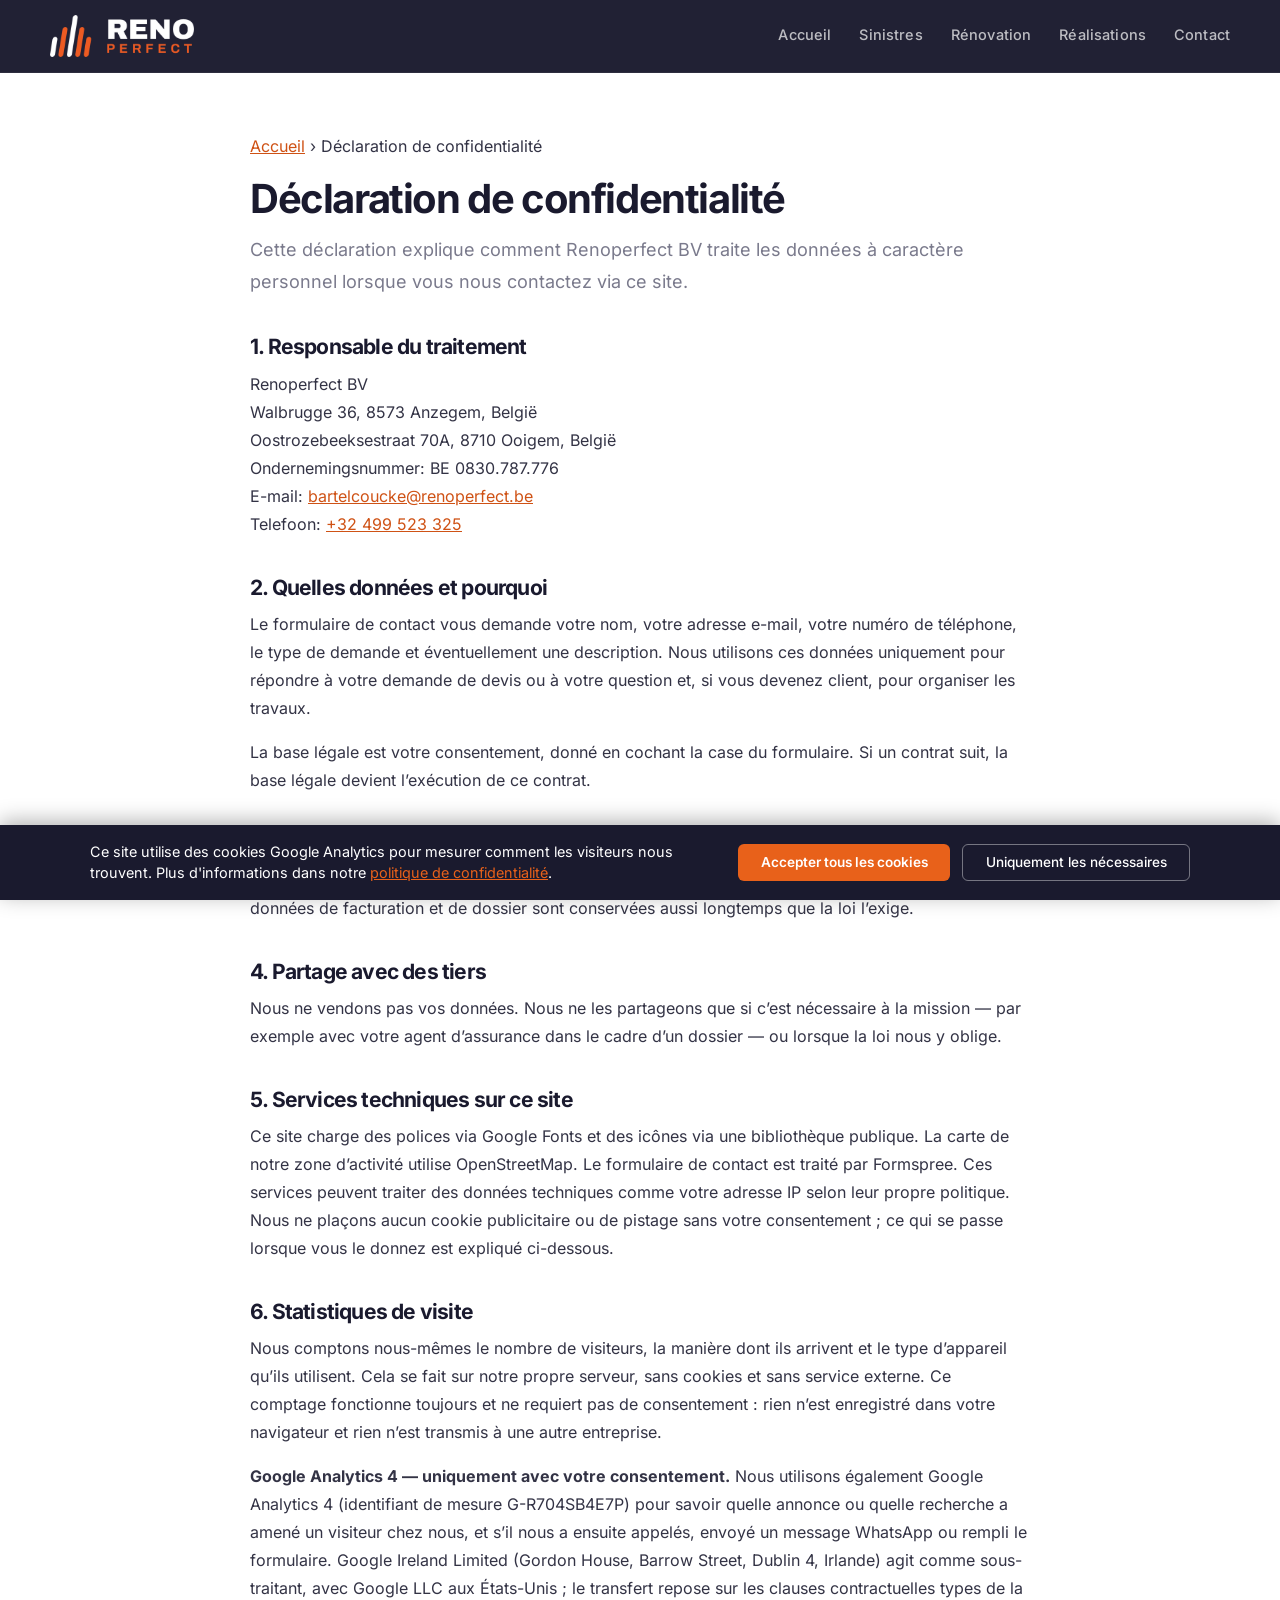
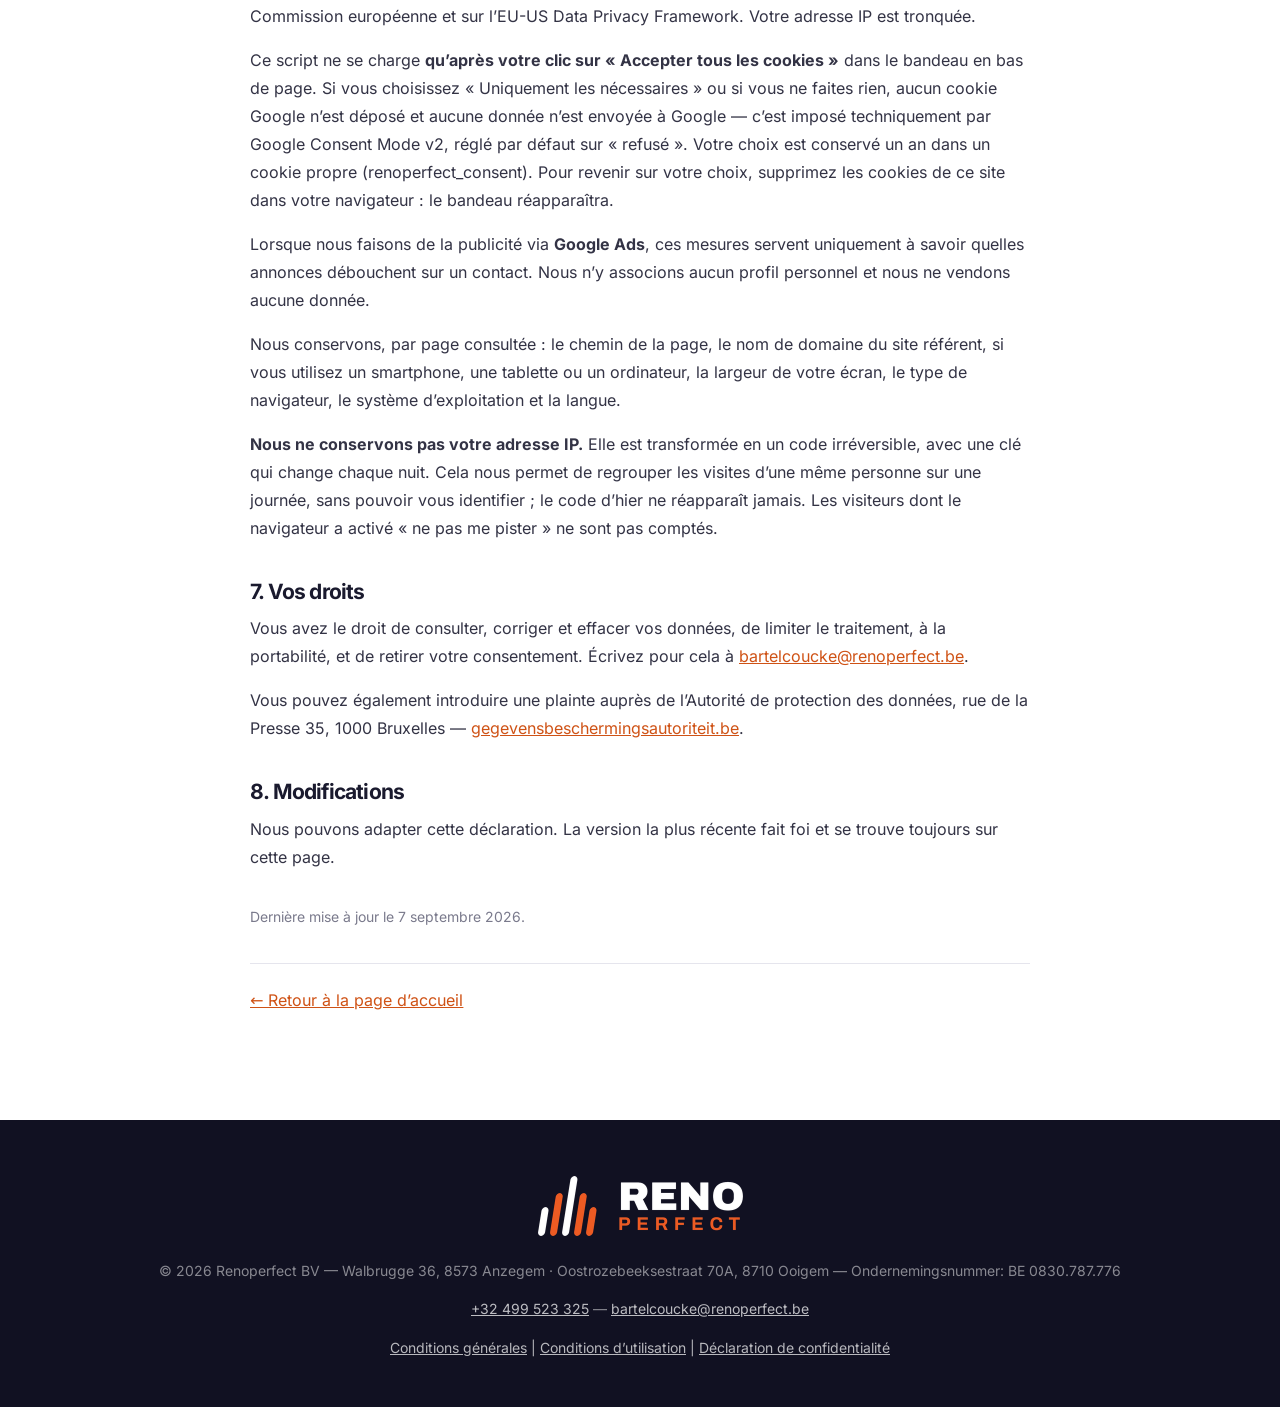
<file: fr/confidentialite.html>
<!DOCTYPE html>
<html lang="fr-BE">
<head>
  <meta charset="utf-8">
  <meta name="viewport" content="width=device-width, initial-scale=1">
  <title>Déclaration de confidentialité — Renoperfect BV</title>
  <meta name="description" content="Comment Renoperfect BV traite vos donnees personnelles, combien de temps nous les conservons et quels sont vos droits.">
  <meta name="robots" content="noindex, follow">
  <link rel="canonical" href="https://www.renoperfect.be/fr/confidentialite.html">
  <meta property="og:title" content="Déclaration de confidentialité — Renoperfect BV">
  <meta property="og:description" content="Comment Renoperfect BV traite vos données personnelles&nbsp;: demandes de devis, durée de conservation, statistiques de visite sans cookies et vos droits.">
  <meta property="og:type" content="article">
  <meta property="og:locale" content="nl_BE">
  <meta property="og:url" content="https://www.renoperfect.be/fr/confidentialite.html">
  <meta property="og:image" content="https://www.renoperfect.be/assets/img/renoperfect-logo.png">
  <link rel="stylesheet" href="../assets/css/inter.css?v=7f47f5d4">
  <link rel="icon" href="../assets/img/favicon.png" sizes="32x32">
  <link rel="icon" href="../assets/img/renoperfect-icoon.png" sizes="512x512">
  <link rel="apple-touch-icon" href="../assets/img/apple-touch-icon.png">
  <link rel="stylesheet" href="../assets/css/style.css?v=962111b7">
</head>
<body>
  <header class="header">
    <div class="wrap header-inner">
      <a class="logo" href="../fr/index.html#home" aria-label="Renoperfect — vers la page d’accueil">
        <img src="../assets/img/renoperfect-logo-wit.png" alt="Renoperfect" width="205" height="60">
      </a>
      <button class="menu-toggle" type="button" aria-label="Menu" aria-expanded="false">☰</button>
      <nav class="nav" aria-label="Menu principal">
        <a href="../fr/index.html#home">Accueil</a>
        <a href="../fr/index.html#schade">Sinistres</a>
        <a href="../fr/index.html#renovatie">Rénovation</a>
        <a href="../fr/index.html#projecten">Réalisations</a>
        <a href="../fr/index.html#contact">Contact</a>
      </nav>
    </div>
  </header>

  <main class="juridisch">
    <div class="wrap">
      <p class="juridisch-kruimel"><a href="../fr/index.html">Accueil</a> › Déclaration de confidentialité</p>
      <h1>Déclaration de confidentialité</h1>
      <p class="juridisch-inleiding">Cette déclaration explique comment Renoperfect BV traite les données à caractère personnel lorsque vous nous contactez via ce site.</p>

      <h2>1. Responsable du traitement</h2>
      <p>Renoperfect BV<br>
      Walbrugge 36, 8573 Anzegem, België<br>
      Oostrozebeeksestraat 70A, 8710 Ooigem, België<br>
      Ondernemingsnummer: BE 0830.787.776<br>
      E-mail: <a href="mailto:bartelcoucke@renoperfect.be">bartelcoucke@renoperfect.be</a><br>
      Telefoon: <a href="tel:+32499523325">+32 499 523 325</a></p>

      <h2>2. Quelles données et pourquoi</h2>
      <p>Le formulaire de contact vous demande votre nom, votre adresse e-mail, votre numéro de téléphone, le type de demande et éventuellement une description. Nous utilisons ces données uniquement pour répondre à votre demande de devis ou à votre question et, si vous devenez client, pour organiser les travaux.</p>
      <p>La base légale est votre consentement, donné en cochant la case du formulaire. Si un contrat suit, la base légale devient l’exécution de ce contrat.</p>

      <h2>3. Durée de conservation</h2>
      <p>Les demandes qui ne débouchent pas sur une commande sont conservées 12 mois au maximum. Les données de facturation et de dossier sont conservées aussi longtemps que la loi l’exige.</p>

      <h2>4. Partage avec des tiers</h2>
      <p>Nous ne vendons pas vos données. Nous ne les partageons que si c’est nécessaire à la mission — par exemple avec votre agent d’assurance dans le cadre d’un dossier — ou lorsque la loi nous y oblige.</p>

      <h2>5. Services techniques sur ce site</h2>
      <p>Ce site charge des polices via Google Fonts et des icônes via une bibliothèque publique. La carte de notre zone d’activité utilise OpenStreetMap. Le formulaire de contact est traité par Formspree. Ces services peuvent traiter des données techniques comme votre adresse IP selon leur propre politique. Nous ne plaçons aucun cookie publicitaire ou de pistage sans votre consentement ; ce qui se passe lorsque vous le donnez est expliqué ci-dessous.</p>

      <h2>6. Statistiques de visite</h2>
      <p>Nous comptons nous-mêmes le nombre de visiteurs, la manière dont ils arrivent et le type d’appareil qu’ils utilisent. Cela se fait sur notre propre serveur, sans cookies et sans service externe. Ce comptage fonctionne toujours et ne requiert pas de consentement : rien n’est enregistré dans votre navigateur et rien n’est transmis à une autre entreprise.</p>
      <p><strong>Google Analytics 4 — uniquement avec votre consentement.</strong> Nous utilisons également Google Analytics 4 (identifiant de mesure G-R704SB4E7P) pour savoir quelle annonce ou quelle recherche a amené un visiteur chez nous, et s’il nous a ensuite appelés, envoyé un message WhatsApp ou rempli le formulaire. Google Ireland Limited (Gordon House, Barrow Street, Dublin 4, Irlande) agit comme sous-traitant, avec Google LLC aux États-Unis ; le transfert repose sur les clauses contractuelles types de la Commission européenne et sur l’EU-US Data Privacy Framework. Votre adresse IP est tronquée.</p>
      <p>Ce script ne se charge <strong>qu’après votre clic sur « Accepter tous les cookies »</strong> dans le bandeau en bas de page. Si vous choisissez « Uniquement les nécessaires » ou si vous ne faites rien, aucun cookie Google n’est déposé et aucune donnée n’est envoyée à Google — c’est imposé techniquement par Google Consent Mode v2, réglé par défaut sur « refusé ». Votre choix est conservé un an dans un cookie propre (renoperfect_consent). Pour revenir sur votre choix, supprimez les cookies de ce site dans votre navigateur : le bandeau réapparaîtra.</p>
      <p>Lorsque nous faisons de la publicité via <strong>Google Ads</strong>, ces mesures servent uniquement à savoir quelles annonces débouchent sur un contact. Nous n’y associons aucun profil personnel et nous ne vendons aucune donnée.</p>
      <p>Nous conservons, par page consultée&nbsp;: le chemin de la page, le nom de domaine du site référent, si vous utilisez un smartphone, une tablette ou un ordinateur, la largeur de votre écran, le type de navigateur, le système d’exploitation et la langue.</p>
      <p><strong>Nous ne conservons pas votre adresse IP.</strong> Elle est transformée en un code irréversible, avec une clé qui change chaque nuit. Cela nous permet de regrouper les visites d’une même personne sur une journée, sans pouvoir vous identifier&nbsp;; le code d’hier ne réapparaît jamais. Les visiteurs dont le navigateur a activé «&nbsp;ne pas me pister&nbsp;» ne sont pas comptés.</p>

      <h2>7. Vos droits</h2>
      <p>Vous avez le droit de consulter, corriger et effacer vos données, de limiter le traitement, à la portabilité, et de retirer votre consentement. Écrivez pour cela à <a href="mailto:bartelcoucke@renoperfect.be">bartelcoucke@renoperfect.be</a>.</p>
      <p>Vous pouvez également introduire une plainte auprès de l’Autorité de protection des données, rue de la Presse 35, 1000 Bruxelles — <a href="https://www.gegevensbeschermingsautoriteit.be" target="_blank" rel="noopener noreferrer">gegevensbeschermingsautoriteit.be</a>.</p>

      <h2>8. Modifications</h2>
      <p>Nous pouvons adapter cette déclaration. La version la plus récente fait foi et se trouve toujours sur cette page.</p>

      <p class="juridisch-datum">Dernière mise à jour le 7 septembre 2026.</p>

      <p class="juridisch-terug"><a href="../fr/index.html">← Retour à la page d’accueil</a></p>
    </div>
  </main>

  <footer class="footer">
    <img class="footer-logo" src="../assets/img/renoperfect-logo-wit.png" alt="Renoperfect" width="205" height="60">
    <p>© <span class="js-jaar">2026</span> Renoperfect BV — Walbrugge 36, 8573 Anzegem · Oostrozebeeksestraat 70A, 8710 Ooigem — Ondernemingsnummer: BE 0830.787.776</p>
    <p><a href="tel:+32499523325">+32 499 523 325</a> — <a href="mailto:bartelcoucke@renoperfect.be">bartelcoucke@renoperfect.be</a></p>
    <p class="muted"><a href="../algemene-voorwaarden.html">Conditions générales</a> | <a href="../gebruiksvoorwaarden.html">Conditions d’utilisation</a> | <a href="confidentialite.html">Déclaration de confidentialité</a></p>
  </footer>

  <script src="../assets/js/main.js?v=e363b54c"></script>
  <script src="../assets/js/cookie-consent.js?v=353f20cf" defer></script>
  <script src="../assets/js/bezoek.js?v=c6f9e599" defer></script>
</body>
</html>
</file>
<file: assets/css/inter.css>
/* cyrillic-ext */
@font-face {
  font-family: 'Inter';
  font-style: normal;
  font-weight: 400;
  font-display: swap;
  src: url(../fonts/inter-UcC73FwrK3iLTeHuS_nVMrMxCp50SjIa2JL7SUc.woff2) format('woff2');
  unicode-range: U+0460-052F, U+1C80-1C8A, U+20B4, U+2DE0-2DFF, U+A640-A69F, U+FE2E-FE2F;
}
/* cyrillic */
@font-face {
  font-family: 'Inter';
  font-style: normal;
  font-weight: 400;
  font-display: swap;
  src: url(../fonts/inter-UcC73FwrK3iLTeHuS_nVMrMxCp50SjIa0ZL7SUc.woff2) format('woff2');
  unicode-range: U+0301, U+0400-045F, U+0490-0491, U+04B0-04B1, U+2116;
}
/* greek-ext */
@font-face {
  font-family: 'Inter';
  font-style: normal;
  font-weight: 400;
  font-display: swap;
  src: url(../fonts/inter-UcC73FwrK3iLTeHuS_nVMrMxCp50SjIa2ZL7SUc.woff2) format('woff2');
  unicode-range: U+1F00-1FFF;
}
/* greek */
@font-face {
  font-family: 'Inter';
  font-style: normal;
  font-weight: 400;
  font-display: swap;
  src: url(../fonts/inter-UcC73FwrK3iLTeHuS_nVMrMxCp50SjIa1pL7SUc.woff2) format('woff2');
  unicode-range: U+0370-0377, U+037A-037F, U+0384-038A, U+038C, U+038E-03A1, U+03A3-03FF;
}
/* vietnamese */
@font-face {
  font-family: 'Inter';
  font-style: normal;
  font-weight: 400;
  font-display: swap;
  src: url(../fonts/inter-UcC73FwrK3iLTeHuS_nVMrMxCp50SjIa2pL7SUc.woff2) format('woff2');
  unicode-range: U+0102-0103, U+0110-0111, U+0128-0129, U+0168-0169, U+01A0-01A1, U+01AF-01B0, U+0300-0301, U+0303-0304, U+0308-0309, U+0323, U+0329, U+1EA0-1EF9, U+20AB;
}
/* latin-ext */
@font-face {
  font-family: 'Inter';
  font-style: normal;
  font-weight: 400;
  font-display: swap;
  src: url(../fonts/inter-UcC73FwrK3iLTeHuS_nVMrMxCp50SjIa25L7SUc.woff2) format('woff2');
  unicode-range: U+0100-02BA, U+02BD-02C5, U+02C7-02CC, U+02CE-02D7, U+02DD-02FF, U+0304, U+0308, U+0329, U+1D00-1DBF, U+1E00-1E9F, U+1EF2-1EFF, U+2020, U+20A0-20AB, U+20AD-20C0, U+2113, U+2C60-2C7F, U+A720-A7FF;
}
/* latin */
@font-face {
  font-family: 'Inter';
  font-style: normal;
  font-weight: 400;
  font-display: swap;
  src: url(../fonts/inter-UcC73FwrK3iLTeHuS_nVMrMxCp50SjIa1ZL7.woff2) format('woff2');
  unicode-range: U+0000-00FF, U+0131, U+0152-0153, U+02BB-02BC, U+02C6, U+02DA, U+02DC, U+0304, U+0308, U+0329, U+2000-206F, U+20AC, U+2122, U+2191, U+2193, U+2212, U+2215, U+FEFF, U+FFFD;
}
/* cyrillic-ext */
@font-face {
  font-family: 'Inter';
  font-style: normal;
  font-weight: 500;
  font-display: swap;
  src: url(../fonts/inter-UcC73FwrK3iLTeHuS_nVMrMxCp50SjIa2JL7SUc.woff2) format('woff2');
  unicode-range: U+0460-052F, U+1C80-1C8A, U+20B4, U+2DE0-2DFF, U+A640-A69F, U+FE2E-FE2F;
}
/* cyrillic */
@font-face {
  font-family: 'Inter';
  font-style: normal;
  font-weight: 500;
  font-display: swap;
  src: url(../fonts/inter-UcC73FwrK3iLTeHuS_nVMrMxCp50SjIa0ZL7SUc.woff2) format('woff2');
  unicode-range: U+0301, U+0400-045F, U+0490-0491, U+04B0-04B1, U+2116;
}
/* greek-ext */
@font-face {
  font-family: 'Inter';
  font-style: normal;
  font-weight: 500;
  font-display: swap;
  src: url(../fonts/inter-UcC73FwrK3iLTeHuS_nVMrMxCp50SjIa2ZL7SUc.woff2) format('woff2');
  unicode-range: U+1F00-1FFF;
}
/* greek */
@font-face {
  font-family: 'Inter';
  font-style: normal;
  font-weight: 500;
  font-display: swap;
  src: url(../fonts/inter-UcC73FwrK3iLTeHuS_nVMrMxCp50SjIa1pL7SUc.woff2) format('woff2');
  unicode-range: U+0370-0377, U+037A-037F, U+0384-038A, U+038C, U+038E-03A1, U+03A3-03FF;
}
/* vietnamese */
@font-face {
  font-family: 'Inter';
  font-style: normal;
  font-weight: 500;
  font-display: swap;
  src: url(../fonts/inter-UcC73FwrK3iLTeHuS_nVMrMxCp50SjIa2pL7SUc.woff2) format('woff2');
  unicode-range: U+0102-0103, U+0110-0111, U+0128-0129, U+0168-0169, U+01A0-01A1, U+01AF-01B0, U+0300-0301, U+0303-0304, U+0308-0309, U+0323, U+0329, U+1EA0-1EF9, U+20AB;
}
/* latin-ext */
@font-face {
  font-family: 'Inter';
  font-style: normal;
  font-weight: 500;
  font-display: swap;
  src: url(../fonts/inter-UcC73FwrK3iLTeHuS_nVMrMxCp50SjIa25L7SUc.woff2) format('woff2');
  unicode-range: U+0100-02BA, U+02BD-02C5, U+02C7-02CC, U+02CE-02D7, U+02DD-02FF, U+0304, U+0308, U+0329, U+1D00-1DBF, U+1E00-1E9F, U+1EF2-1EFF, U+2020, U+20A0-20AB, U+20AD-20C0, U+2113, U+2C60-2C7F, U+A720-A7FF;
}
/* latin */
@font-face {
  font-family: 'Inter';
  font-style: normal;
  font-weight: 500;
  font-display: swap;
  src: url(../fonts/inter-UcC73FwrK3iLTeHuS_nVMrMxCp50SjIa1ZL7.woff2) format('woff2');
  unicode-range: U+0000-00FF, U+0131, U+0152-0153, U+02BB-02BC, U+02C6, U+02DA, U+02DC, U+0304, U+0308, U+0329, U+2000-206F, U+20AC, U+2122, U+2191, U+2193, U+2212, U+2215, U+FEFF, U+FFFD;
}
/* cyrillic-ext */
@font-face {
  font-family: 'Inter';
  font-style: normal;
  font-weight: 600;
  font-display: swap;
  src: url(../fonts/inter-UcC73FwrK3iLTeHuS_nVMrMxCp50SjIa2JL7SUc.woff2) format('woff2');
  unicode-range: U+0460-052F, U+1C80-1C8A, U+20B4, U+2DE0-2DFF, U+A640-A69F, U+FE2E-FE2F;
}
/* cyrillic */
@font-face {
  font-family: 'Inter';
  font-style: normal;
  font-weight: 600;
  font-display: swap;
  src: url(../fonts/inter-UcC73FwrK3iLTeHuS_nVMrMxCp50SjIa0ZL7SUc.woff2) format('woff2');
  unicode-range: U+0301, U+0400-045F, U+0490-0491, U+04B0-04B1, U+2116;
}
/* greek-ext */
@font-face {
  font-family: 'Inter';
  font-style: normal;
  font-weight: 600;
  font-display: swap;
  src: url(../fonts/inter-UcC73FwrK3iLTeHuS_nVMrMxCp50SjIa2ZL7SUc.woff2) format('woff2');
  unicode-range: U+1F00-1FFF;
}
/* greek */
@font-face {
  font-family: 'Inter';
  font-style: normal;
  font-weight: 600;
  font-display: swap;
  src: url(../fonts/inter-UcC73FwrK3iLTeHuS_nVMrMxCp50SjIa1pL7SUc.woff2) format('woff2');
  unicode-range: U+0370-0377, U+037A-037F, U+0384-038A, U+038C, U+038E-03A1, U+03A3-03FF;
}
/* vietnamese */
@font-face {
  font-family: 'Inter';
  font-style: normal;
  font-weight: 600;
  font-display: swap;
  src: url(../fonts/inter-UcC73FwrK3iLTeHuS_nVMrMxCp50SjIa2pL7SUc.woff2) format('woff2');
  unicode-range: U+0102-0103, U+0110-0111, U+0128-0129, U+0168-0169, U+01A0-01A1, U+01AF-01B0, U+0300-0301, U+0303-0304, U+0308-0309, U+0323, U+0329, U+1EA0-1EF9, U+20AB;
}
/* latin-ext */
@font-face {
  font-family: 'Inter';
  font-style: normal;
  font-weight: 600;
  font-display: swap;
  src: url(../fonts/inter-UcC73FwrK3iLTeHuS_nVMrMxCp50SjIa25L7SUc.woff2) format('woff2');
  unicode-range: U+0100-02BA, U+02BD-02C5, U+02C7-02CC, U+02CE-02D7, U+02DD-02FF, U+0304, U+0308, U+0329, U+1D00-1DBF, U+1E00-1E9F, U+1EF2-1EFF, U+2020, U+20A0-20AB, U+20AD-20C0, U+2113, U+2C60-2C7F, U+A720-A7FF;
}
/* latin */
@font-face {
  font-family: 'Inter';
  font-style: normal;
  font-weight: 600;
  font-display: swap;
  src: url(../fonts/inter-UcC73FwrK3iLTeHuS_nVMrMxCp50SjIa1ZL7.woff2) format('woff2');
  unicode-range: U+0000-00FF, U+0131, U+0152-0153, U+02BB-02BC, U+02C6, U+02DA, U+02DC, U+0304, U+0308, U+0329, U+2000-206F, U+20AC, U+2122, U+2191, U+2193, U+2212, U+2215, U+FEFF, U+FFFD;
}
/* cyrillic-ext */
@font-face {
  font-family: 'Inter';
  font-style: normal;
  font-weight: 700;
  font-display: swap;
  src: url(../fonts/inter-UcC73FwrK3iLTeHuS_nVMrMxCp50SjIa2JL7SUc.woff2) format('woff2');
  unicode-range: U+0460-052F, U+1C80-1C8A, U+20B4, U+2DE0-2DFF, U+A640-A69F, U+FE2E-FE2F;
}
/* cyrillic */
@font-face {
  font-family: 'Inter';
  font-style: normal;
  font-weight: 700;
  font-display: swap;
  src: url(../fonts/inter-UcC73FwrK3iLTeHuS_nVMrMxCp50SjIa0ZL7SUc.woff2) format('woff2');
  unicode-range: U+0301, U+0400-045F, U+0490-0491, U+04B0-04B1, U+2116;
}
/* greek-ext */
@font-face {
  font-family: 'Inter';
  font-style: normal;
  font-weight: 700;
  font-display: swap;
  src: url(../fonts/inter-UcC73FwrK3iLTeHuS_nVMrMxCp50SjIa2ZL7SUc.woff2) format('woff2');
  unicode-range: U+1F00-1FFF;
}
/* greek */
@font-face {
  font-family: 'Inter';
  font-style: normal;
  font-weight: 700;
  font-display: swap;
  src: url(../fonts/inter-UcC73FwrK3iLTeHuS_nVMrMxCp50SjIa1pL7SUc.woff2) format('woff2');
  unicode-range: U+0370-0377, U+037A-037F, U+0384-038A, U+038C, U+038E-03A1, U+03A3-03FF;
}
/* vietnamese */
@font-face {
  font-family: 'Inter';
  font-style: normal;
  font-weight: 700;
  font-display: swap;
  src: url(../fonts/inter-UcC73FwrK3iLTeHuS_nVMrMxCp50SjIa2pL7SUc.woff2) format('woff2');
  unicode-range: U+0102-0103, U+0110-0111, U+0128-0129, U+0168-0169, U+01A0-01A1, U+01AF-01B0, U+0300-0301, U+0303-0304, U+0308-0309, U+0323, U+0329, U+1EA0-1EF9, U+20AB;
}
/* latin-ext */
@font-face {
  font-family: 'Inter';
  font-style: normal;
  font-weight: 700;
  font-display: swap;
  src: url(../fonts/inter-UcC73FwrK3iLTeHuS_nVMrMxCp50SjIa25L7SUc.woff2) format('woff2');
  unicode-range: U+0100-02BA, U+02BD-02C5, U+02C7-02CC, U+02CE-02D7, U+02DD-02FF, U+0304, U+0308, U+0329, U+1D00-1DBF, U+1E00-1E9F, U+1EF2-1EFF, U+2020, U+20A0-20AB, U+20AD-20C0, U+2113, U+2C60-2C7F, U+A720-A7FF;
}
/* latin */
@font-face {
  font-family: 'Inter';
  font-style: normal;
  font-weight: 700;
  font-display: swap;
  src: url(../fonts/inter-UcC73FwrK3iLTeHuS_nVMrMxCp50SjIa1ZL7.woff2) format('woff2');
  unicode-range: U+0000-00FF, U+0131, U+0152-0153, U+02BB-02BC, U+02C6, U+02DA, U+02DC, U+0304, U+0308, U+0329, U+2000-206F, U+20AC, U+2122, U+2191, U+2193, U+2212, U+2215, U+FEFF, U+FFFD;
}
</file>
<file: assets/leaflet/leaflet.css>
.leaflet-image-layer,.leaflet-layer,.leaflet-marker-icon,.leaflet-marker-shadow,.leaflet-pane,.leaflet-pane>canvas,.leaflet-pane>svg,.leaflet-tile,.leaflet-tile-container,.leaflet-zoom-box{position:absolute;left:0;top:0}.leaflet-container{overflow:hidden}.leaflet-marker-icon,.leaflet-marker-shadow,.leaflet-tile{-webkit-user-select:none;-moz-user-select:none;user-select:none;-webkit-user-drag:none}.leaflet-tile::selection{background:0 0}.leaflet-safari .leaflet-tile{image-rendering:-webkit-optimize-contrast}.leaflet-safari .leaflet-tile-container{width:1600px;height:1600px;-webkit-transform-origin:0 0}.leaflet-marker-icon,.leaflet-marker-shadow{display:block}.leaflet-container .leaflet-overlay-pane svg{max-width:none!important;max-height:none!important}.leaflet-container .leaflet-marker-pane img,.leaflet-container .leaflet-shadow-pane img,.leaflet-container .leaflet-tile,.leaflet-container .leaflet-tile-pane img,.leaflet-container img.leaflet-image-layer{max-width:none!important;max-height:none!important;width:auto;padding:0}.leaflet-container img.leaflet-tile{mix-blend-mode:plus-lighter}.leaflet-container.leaflet-touch-zoom{-ms-touch-action:pan-x pan-y;touch-action:pan-x pan-y}.leaflet-container.leaflet-touch-drag{-ms-touch-action:pinch-zoom;touch-action:none;touch-action:pinch-zoom}.leaflet-container.leaflet-touch-drag.leaflet-touch-zoom{-ms-touch-action:none;touch-action:none}.leaflet-container{-webkit-tap-highlight-color:transparent}.leaflet-container a{-webkit-tap-highlight-color:rgba(51,181,229,.4)}.leaflet-tile{filter:inherit;visibility:hidden}.leaflet-tile-loaded{visibility:inherit}.leaflet-zoom-box{width:0;height:0;-moz-box-sizing:border-box;box-sizing:border-box;z-index:800}.leaflet-overlay-pane svg{-moz-user-select:none}.leaflet-pane{z-index:400}.leaflet-tile-pane{z-index:200}.leaflet-overlay-pane{z-index:400}.leaflet-shadow-pane{z-index:500}.leaflet-marker-pane{z-index:600}.leaflet-tooltip-pane{z-index:650}.leaflet-popup-pane{z-index:700}.leaflet-map-pane canvas{z-index:100}.leaflet-map-pane svg{z-index:200}.leaflet-vml-shape{width:1px;height:1px}.lvml{behavior:url(#default#VML);display:inline-block;position:absolute}.leaflet-control{position:relative;z-index:800;pointer-events:visiblePainted;pointer-events:auto}.leaflet-bottom,.leaflet-top{position:absolute;z-index:1000;pointer-events:none}.leaflet-top{top:0}.leaflet-right{right:0}.leaflet-bottom{bottom:0}.leaflet-left{left:0}.leaflet-control{float:left;clear:both}.leaflet-right .leaflet-control{float:right}.leaflet-top .leaflet-control{margin-top:10px}.leaflet-bottom .leaflet-control{margin-bottom:10px}.leaflet-left .leaflet-control{margin-left:10px}.leaflet-right .leaflet-control{margin-right:10px}.leaflet-fade-anim .leaflet-popup{opacity:0;-webkit-transition:opacity .2s linear;-moz-transition:opacity .2s linear;transition:opacity .2s linear}.leaflet-fade-anim .leaflet-map-pane .leaflet-popup{opacity:1}.leaflet-zoom-animated{-webkit-transform-origin:0 0;-ms-transform-origin:0 0;transform-origin:0 0}svg.leaflet-zoom-animated{will-change:transform}.leaflet-zoom-anim .leaflet-zoom-animated{-webkit-transition:-webkit-transform .25s cubic-bezier(0,0,.25,1);-moz-transition:-moz-transform .25s cubic-bezier(0,0,.25,1);transition:transform .25s cubic-bezier(0,0,.25,1)}.leaflet-pan-anim .leaflet-tile,.leaflet-zoom-anim .leaflet-tile{-webkit-transition:none;-moz-transition:none;transition:none}.leaflet-zoom-anim .leaflet-zoom-hide{visibility:hidden}.leaflet-interactive{cursor:pointer}.leaflet-grab{cursor:-webkit-grab;cursor:-moz-grab;cursor:grab}.leaflet-crosshair,.leaflet-crosshair .leaflet-interactive{cursor:crosshair}.leaflet-control,.leaflet-popup-pane{cursor:auto}.leaflet-dragging .leaflet-grab,.leaflet-dragging .leaflet-grab .leaflet-interactive,.leaflet-dragging .leaflet-marker-draggable{cursor:move;cursor:-webkit-grabbing;cursor:-moz-grabbing;cursor:grabbing}.leaflet-image-layer,.leaflet-marker-icon,.leaflet-marker-shadow,.leaflet-pane>svg path,.leaflet-tile-container{pointer-events:none}.leaflet-image-layer.leaflet-interactive,.leaflet-marker-icon.leaflet-interactive,.leaflet-pane>svg path.leaflet-interactive,svg.leaflet-image-layer.leaflet-interactive path{pointer-events:visiblePainted;pointer-events:auto}.leaflet-container{background:#ddd;outline-offset:1px}.leaflet-container a{color:#0078a8}.leaflet-zoom-box{border:2px dotted #38f;background:rgba(255,255,255,.5)}.leaflet-container{font-family:"Helvetica Neue",Arial,Helvetica,sans-serif;font-size:12px;font-size:.75rem;line-height:1.5}.leaflet-bar{box-shadow:0 1px 5px rgba(0,0,0,.65);border-radius:4px}.leaflet-bar a{background-color:#fff;border-bottom:1px solid #ccc;width:26px;height:26px;line-height:26px;display:block;text-align:center;text-decoration:none;color:#000}.leaflet-bar a,.leaflet-control-layers-toggle{background-position:50% 50%;background-repeat:no-repeat;display:block}.leaflet-bar a:focus,.leaflet-bar a:hover{background-color:#f4f4f4}.leaflet-bar a:first-child{border-top-left-radius:4px;border-top-right-radius:4px}.leaflet-bar a:last-child{border-bottom-left-radius:4px;border-bottom-right-radius:4px;border-bottom:none}.leaflet-bar a.leaflet-disabled{cursor:default;background-color:#f4f4f4;color:#bbb}.leaflet-touch .leaflet-bar a{width:30px;height:30px;line-height:30px}.leaflet-touch .leaflet-bar a:first-child{border-top-left-radius:2px;border-top-right-radius:2px}.leaflet-touch .leaflet-bar a:last-child{border-bottom-left-radius:2px;border-bottom-right-radius:2px}.leaflet-control-zoom-in,.leaflet-control-zoom-out{font:bold 18px 'Lucida Console',Monaco,monospace;text-indent:1px}.leaflet-touch .leaflet-control-zoom-in,.leaflet-touch .leaflet-control-zoom-out{font-size:22px}.leaflet-control-layers{box-shadow:0 1px 5px rgba(0,0,0,.4);background:#fff;border-radius:5px}.leaflet-control-layers-toggle{background-image:url(images/layers.png);width:36px;height:36px}.leaflet-retina .leaflet-control-layers-toggle{background-image:url(images/layers-2x.png);background-size:26px 26px}.leaflet-touch .leaflet-control-layers-toggle{width:44px;height:44px}.leaflet-control-layers .leaflet-control-layers-list,.leaflet-control-layers-expanded .leaflet-control-layers-toggle{display:none}.leaflet-control-layers-expanded .leaflet-control-layers-list{display:block;position:relative}.leaflet-control-layers-expanded{padding:6px 10px 6px 6px;color:#333;background:#fff}.leaflet-control-layers-scrollbar{overflow-y:scroll;overflow-x:hidden;padding-right:5px}.leaflet-control-layers-selector{margin-top:2px;position:relative;top:1px}.leaflet-control-layers label{display:block;font-size:13px;font-size:1.08333em}.leaflet-control-layers-separator{height:0;border-top:1px solid #ddd;margin:5px -10px 5px -6px}.leaflet-default-icon-path{background-image:url(images/marker-icon.png)}.leaflet-container .leaflet-control-attribution{background:#fff;background:rgba(255,255,255,.8);margin:0}.leaflet-control-attribution,.leaflet-control-scale-line{padding:0 5px;color:#333;line-height:1.4}.leaflet-control-attribution a{text-decoration:none}.leaflet-control-attribution a:focus,.leaflet-control-attribution a:hover{text-decoration:underline}.leaflet-attribution-flag{display:inline!important;vertical-align:baseline!important;width:1em;height:.6669em}.leaflet-left .leaflet-control-scale{margin-left:5px}.leaflet-bottom .leaflet-control-scale{margin-bottom:5px}.leaflet-control-scale-line{border:2px solid #777;border-top:none;line-height:1.1;padding:2px 5px 1px;white-space:nowrap;-moz-box-sizing:border-box;box-sizing:border-box;background:rgba(255,255,255,.8);text-shadow:1px 1px #fff}.leaflet-control-scale-line:not(:first-child){border-top:2px solid #777;border-bottom:none;margin-top:-2px}.leaflet-control-scale-line:not(:first-child):not(:last-child){border-bottom:2px solid #777}.leaflet-touch .leaflet-bar,.leaflet-touch .leaflet-control-attribution,.leaflet-touch .leaflet-control-layers{box-shadow:none}.leaflet-touch .leaflet-bar,.leaflet-touch .leaflet-control-layers{border:2px solid rgba(0,0,0,.2);background-clip:padding-box}.leaflet-popup{position:absolute;text-align:center;margin-bottom:20px}.leaflet-popup-content-wrapper{padding:1px;text-align:left;border-radius:12px}.leaflet-popup-content{margin:13px 24px 13px 20px;line-height:1.3;font-size:13px;font-size:1.08333em;min-height:1px}.leaflet-popup-content p{margin:17px 0;margin:1.3em 0}.leaflet-popup-tip-container{width:40px;height:20px;position:absolute;left:50%;margin-top:-1px;margin-left:-20px;overflow:hidden;pointer-events:none}.leaflet-popup-tip{width:17px;height:17px;padding:1px;margin:-10px auto 0;pointer-events:auto;-webkit-transform:rotate(45deg);-moz-transform:rotate(45deg);-ms-transform:rotate(45deg);transform:rotate(45deg)}.leaflet-popup-content-wrapper,.leaflet-popup-tip{background:#fff;color:#333;box-shadow:0 3px 14px rgba(0,0,0,.4)}.leaflet-container a.leaflet-popup-close-button{position:absolute;top:0;right:0;border:none;text-align:center;width:24px;height:24px;font:16px/24px Tahoma,Verdana,sans-serif;color:#757575;text-decoration:none;background:0 0}.leaflet-container a.leaflet-popup-close-button:focus,.leaflet-container a.leaflet-popup-close-button:hover{color:#585858}.leaflet-popup-scrolled{overflow:auto}.leaflet-oldie .leaflet-popup-content-wrapper{-ms-zoom:1}.leaflet-oldie .leaflet-popup-tip{width:24px;margin:0 auto}.leaflet-oldie .leaflet-control-layers,.leaflet-oldie .leaflet-control-zoom,.leaflet-oldie .leaflet-popup-content-wrapper,.leaflet-oldie .leaflet-popup-tip{border:1px solid #999}.leaflet-div-icon{background:#fff;border:1px solid #666}.leaflet-tooltip{position:absolute;padding:6px;background-color:#fff;border:1px solid #fff;border-radius:3px;color:#222;white-space:nowrap;-webkit-user-select:none;-moz-user-select:none;-ms-user-select:none;user-select:none;pointer-events:none;box-shadow:0 1px 3px rgba(0,0,0,.4)}.leaflet-tooltip.leaflet-interactive{cursor:pointer;pointer-events:auto}.leaflet-tooltip-bottom:before,.leaflet-tooltip-left:before,.leaflet-tooltip-right:before,.leaflet-tooltip-top:before{position:absolute;pointer-events:none;border:6px solid transparent;background:0 0;content:""}.leaflet-tooltip-bottom{margin-top:6px}.leaflet-tooltip-top{margin-top:-6px}.leaflet-tooltip-bottom:before,.leaflet-tooltip-top:before{left:50%;margin-left:-6px}.leaflet-tooltip-top:before{bottom:0;margin-bottom:-12px;border-top-color:#fff}.leaflet-tooltip-bottom:before{top:0;margin-top:-12px;margin-left:-6px;border-bottom-color:#fff}.leaflet-tooltip-left{margin-left:-6px}.leaflet-tooltip-right{margin-left:6px}.leaflet-tooltip-left:before,.leaflet-tooltip-right:before{top:50%;margin-top:-6px}.leaflet-tooltip-left:before{right:0;margin-right:-12px;border-left-color:#fff}.leaflet-tooltip-right:before{left:0;margin-left:-12px;border-right-color:#fff}@media print{.leaflet-control{-webkit-print-color-adjust:exact;print-color-adjust:exact}}
</file>
<file: assets/css/style.css>
/* Renoperfect — statische site, copy bouwplan v1.1 */
:root {
  /* Palet uit het voorstel (2026-09-06). De oude namen blijven staan zodat de hele site
     in een keer meekleurt; alleen de waarden zijn vervangen.
       ink #1a1a2e  - donker, bijna zwart: autoriteit
       oranje #e8611a - warm accent, de enige kleur die nog opvalt
     De gekleurde sectievlakken (geel voor schade, blauw voor renovatie) zijn vervallen:
     wit en #f7f7fa wisselen elkaar af, verder niets. */
  --primair: #1a1a2e;
  --ink-light: #2d2d44;
  --cta: #e8611a;
  --cta-hover: #cf5215;
  --secundair-hover: #2d2d44;
  --accent: #e8611a;
  --accent-licht: #fef0e8;
  --link: #cf5215;
  --licht: #f7f7fa;
  --vocht: #fef0e8;
  --renovatie: #f7f7fa;
  --tekst: #333345;
  --grijs: #7a7a8c;
  --rand: #e5e5ed;
  --wit: #ffffff;
  --donker: #111122;
  --dringend: #c0392b;
  --dringend-hover: #a02d21;
  --whatsapp: #25d366;
  --whatsapp-hover: #1ebe5d;
  --schaduw: 0 4px 20px rgba(0, 0, 0, 0.08);
  --radius: 4px;
  --radius-lg: 6px;
  --max: 1180px;
}

*,
*::before,
*::after {
  box-sizing: border-box;
}

html {
  scroll-behavior: smooth;
}

[id] {
  scroll-margin-top: 90px;
}

body {
  margin: 0;
  font-family: "Inter", system-ui, -apple-system, "Segoe UI", sans-serif;
  font-size: 17px;
  line-height: 1.6;
  color: var(--tekst);
  background: var(--wit);
}

img {
  max-width: 100%;
  height: auto;
  display: block;
}

a {
  color: var(--link);
}

h1,
h2,
h3,
h4,
.logo,
.btn,
.nav a,
.badge,
.stat-title,
.step-label {
  /* Poppins is een geometrische letter met ronde, bijna kinderlijke vormen. Inter is een
     neutrale grotesk: dezelfde leesbaarheid, een zakelijker toon (2026-09-06, vraag
     Bartel). */
  font-family: "Inter", system-ui, -apple-system, "Segoe UI", sans-serif;
}

h1,
h2,
h3 {
  color: var(--primair);
  margin: 0 0 12px;
  line-height: 1.2;
}

h1 {
  font-weight: 700;
  font-size: 54px;
  line-height: 1.06;
  letter-spacing: -1.4px;
}

h2 {
  font-weight: 700;
  font-size: 34px;
  line-height: 1.15;
  letter-spacing: -0.8px;
  text-align: center;
}

h3 {
  font-weight: 600;
  font-size: 21px;
  letter-spacing: -0.3px;
}

p {
  margin: 0 0 16px;
}

.wrap {
  width: min(var(--max), calc(100% - 40px));
  margin: 0 auto;
}

.sectie {
  padding: 96px 0;
}

.sectie-licht {
  background: var(--licht);
}

.lead {
  text-align: center;
  max-width: 640px;
  margin: 0 auto 16px;
  font-size: 16.5px;
  line-height: 1.7;
  color: var(--grijs);
}

/* Tweede regel onder de lead (2026-09-06, vraag Bartel). De lead zegt VOOR WIE we komen,
   deze regel zegt WAT we doen. Donkerder en zwaarder dan de lead, met een kort streepje
   eronder, zodat de twee regels als kop en belofte lezen en niet als twee halve zinnen. */
/* Klein etiket in de kleur van het accent, zoals de section-kicker uit het voorstel. */
.lead-belofte {
  text-align: center;
  font-size: 12.5px;
  font-weight: 700;
  letter-spacing: 0.14em;
  text-transform: uppercase;
  color: var(--cta);
  margin: 0 0 36px;
}

.intro {
  max-width: 850px;
  margin: 0 auto 40px;
  text-align: center;
}

.center {
  text-align: center;
}

/* Een tel:-link die op de computer niets doet, mag er ook niet uitzien alsof hij iets
   doet (2026-09-06). De klasse wordt door main.js gezet, alleen op toestellen zonder
   aanraakscherm. */
.tel-statisch {
  cursor: default;
  user-select: text;
}

.tel-statisch:hover,
.tel-statisch:focus-visible {
  transform: none;
}

/* Header */
/* Donkere, semi-transparante balk uit het voorstel. Hij ligt over de hero in plaats van
   erboven, waardoor de pagina bovenaan een geheel wordt. */
.header {
  position: fixed;
  top: 0;
  left: 0;
  right: 0;
  z-index: 1000;
  background: rgba(26, 26, 46, 0.97);
  -webkit-backdrop-filter: blur(12px);
  backdrop-filter: blur(12px);
  border-bottom: 1px solid rgba(255, 255, 255, 0.06);
}

.header-inner {
  display: flex;
  align-items: center;
  justify-content: space-between;
  height: 72px;
  gap: 16px;
}

.logo {
  display: flex;
  align-items: center;
  text-decoration: none;
  flex: 0 0 auto;
}

.logo img {
  display: block;
  height: 42px;
  width: auto;
}

.footer-logo {
  display: block;
  height: 60px;
  width: auto;
  margin: 0 auto 24px;
}

.nav {
  display: flex;
  gap: 28px;
}

.nav a {
  color: rgba(255, 255, 255, 0.7);
  text-decoration: none;
  font-weight: 500;
  font-size: 14.5px;
  letter-spacing: 0.01em;
  padding: 8px 0;
  border-bottom: 2px solid transparent;
  transition: color .2s ease;
}

.nav a:hover,
.nav a:focus {
  color: var(--wit);
  border-bottom-color: var(--cta);
}

.menu-toggle {
  display: none;
  background: none;
  border: 0;
  font-size: 26px;
  color: var(--wit);
  cursor: pointer;
}

/* Knoppen */
.btn {
  display: inline-flex;
  align-items: center;
  justify-content: center;
  gap: 9px;
  border: 0;
  border-radius: var(--radius);
  padding: 14px 28px;
  font-size: 14.5px;
  font-weight: 600;
  letter-spacing: 0.01em;
  text-decoration: none;
  cursor: pointer;
  line-height: 1.2;
  transition: background .15s ease, border-color .15s ease;
}

/* Het pijltje mag meebewegen maar niet meeschreeuwen. */
.btn-pijl {
  font-size: 1.05em;
  opacity: .85;
}

.btn-primair {
  background: var(--cta);
  color: var(--wit);
}

.btn-primair:hover {
  background: var(--cta-hover);
  color: var(--wit);
  transform: translateY(-1px);
  box-shadow: 0 8px 24px rgba(232, 97, 26, 0.30);
}

.btn-secundair {
  background: var(--primair);
  color: var(--wit);
}

.btn-secundair:hover {
  background: var(--secundair-hover);
  color: var(--wit);
}

/* Icoon in een knop (2026-08-31): meeschalend met de tekst, zodat de waterdruppel
   even groot blijft als je de knoptekst ooit groter of kleiner zet. */
.btn-icoon {
  width: 1.1em;
  height: 1.1em;
  fill: currentColor;
  vertical-align: -0.15em;
  margin-right: 9px;
}

/* Dringende interventie (2026-08-31, vraag Bartel): eigen ROOD, los van de oranje
   merkkleur. Rood zegt "nu", oranje is gewoon de huisstijl - en de belknop elders op
   de pagina gebruikt btn-spoed, dus die mocht niet meeverkleuren. */
.btn-dringend {
  background: var(--dringend);
  color: var(--wit);
}

.btn-dringend:hover {
  background: var(--dringend-hover);
  color: var(--wit);
}

.btn-spoed {
  background: var(--cta);
  color: var(--wit);
  font-size: 20px;
  padding: 18px 36px;
}

.btn-spoed:hover {
  background: var(--cta-hover);
  color: var(--wit);
}

.btn-ghost {
  background: transparent;
  color: var(--wit);
  border: 1px solid rgba(255, 255, 255, 0.25);
}

.btn-ghost:hover {
  border-color: var(--wit);
  color: var(--wit);
}

.btn-whatsapp {
  background: var(--wit);
  border: 1px solid rgba(44, 62, 80, 0.22);
  color: var(--primair);
}

.btn-whatsapp:hover {
  background: var(--licht);
  color: var(--primair);
}

.btn-whatsapp i {
  color: var(--whatsapp);
  font-size: 17px;
}

.btn-wit-oranje {
  background: var(--wit);
  color: var(--cta);
}

.btn-wit-oranje:hover {
  background: var(--licht);
  color: var(--cta-hover);
}

.btn-full {
  width: 100%;
}

/* Hero */
.hero {
  position: relative;
  min-height: 90vh;
  display: flex;
  align-items: center;
  padding: 120px 0 90px;
  /* Luchtfoto met een donkere sluier die VAN LINKS zwaar is en naar rechts oplost
     (2026-09-06). De tekst staat links en blijft daardoor rustig leesbaar zonder de foto
     over de volle breedte plat te drukken. */
  background:
    linear-gradient(135deg, rgba(26, 26, 46, 0.94) 0%, rgba(26, 26, 46, 0.72) 100%),
    url('../img/hero.jpg') center / cover no-repeat,
    var(--donker);
  background-color: var(--donker);
  color: var(--wit);
}

.hero h1,
.hero p {
  color: var(--wit);
}

/* Een leeskolom links in plaats van alles gecentreerd. */
.hero-inhoud {
  max-width: 640px;
}

/* Klein etiket boven de titel: zegt in drie woorden wat we doen, zonder een tweede
   kop te worden. Het oranje stipje is de enige kleur in dit blok. */
.hero-badge {
  display: inline-flex;
  align-items: center;
  gap: 9px;
  margin: 0 0 20px;
  padding: 6px 14px 6px 12px;
  border: 1px solid rgba(232, 97, 26, 0.45);
  border-radius: var(--radius);
  background: rgba(232, 97, 26, 0.08);
  font-size: 12px;
  font-weight: 600;
  letter-spacing: 0.12em;
  text-transform: uppercase;
  color: var(--cta);
}

.hero-badge-stip {
  width: 7px;
  height: 7px;
  border-radius: 50%;
  background: var(--cta);
}

.hero h1 {
  margin: 0 0 18px;
  font-size: 56px;
}

.hero .lead-hero {
  max-width: 540px;
  margin: 0 0 34px;
  font-size: 17px;
  line-height: 1.7;
  color: rgba(255, 255, 255, 0.65);
}

.hero-btns {
  display: flex;
  gap: 12px;
  flex-wrap: wrap;
}

/* Spoed: een rustige regel onder een dun lijntje, geen tweede blok vol kleur. */
.hero-spoed {
  /* Ruimer van de twee knoppen erboven gezet (2026-09-06, vraag Bartel): het spoedblok
     is een aparte boodschap en moet niet aan de knoppenrij vastplakken. */
  margin-top: 56px;
  padding-top: 32px;
  border-top: 1px solid rgba(255, 255, 255, 0.18);
  max-width: 560px;
}

.hero-spoed-label {
  margin: 0 0 12px;
  font-size: 12px;
  font-weight: 500;
  letter-spacing: 1.2px;
  text-transform: uppercase;
  color: rgba(255, 255, 255, 0.6);
}

.hero-spoed-rij {
  display: flex;
  align-items: center;
  gap: 12px;
  flex-wrap: wrap;
}

/* Het nummer is het enige element dat hier opvalt. */
.hero-tel {
  display: inline-flex;
  align-items: center;
  gap: 10px;
  color: var(--wit);
  text-decoration: none;
  font-size: 22px;
  font-weight: 600;
  letter-spacing: -0.4px;
}

.hero-tel i {
  font-size: 15px;
  color: var(--cta);
}

.hero-wa {
  display: inline-flex;
  align-items: center;
  gap: 8px;
  padding: 8px 15px;
  border: 1px solid rgba(255, 255, 255, 0.3);
  border-radius: 8px;
  color: rgba(255, 255, 255, 0.9);
  text-decoration: none;
  font-size: 14px;
  font-weight: 500;
  transition: background .15s ease, border-color .15s ease;
}

.hero-wa:hover,
.hero-wa:focus-visible {
  background: rgba(255, 255, 255, 0.12);
  border-color: rgba(255, 255, 255, 0.5);
  color: var(--wit);
}

/* Het WhatsApp-teken is overal groen; de knop eromheen blijft neutraal (2026-09-06,
   vraag Bartel: "enkel het icoontje"). */
.hero-wa i {
  font-size: 16px;
  color: var(--whatsapp);
}

.hero-spoed-noot {
  margin: 12px 0 0;
  font-size: 13.5px;
  color: rgba(255, 255, 255, 0.6);
}

.hero-spoed-noot a {
  color: rgba(255, 255, 255, 0.85);
  text-decoration: underline;
  text-underline-offset: 2px;
}

/* Stats */
/* Trust bar uit het voorstel: vier cijfers op een lijn, gescheiden door dunne strepen.
   Het getal is de boodschap; het icoontje erboven is weggelaten. */
.stats {
  display: grid;
  grid-template-columns: repeat(4, 1fr);
  gap: 0;
  margin: 44px 0;
  border-top: 1px solid var(--rand);
  border-bottom: 1px solid var(--rand);
  padding: 32px 0;
}

.stat {
  text-align: center;
  padding: 0 16px;
}
.stat + .stat {
  border-left: 1px solid var(--rand);
}

.stat i {
  display: none;
}

.stat-title {
  font-size: 40px;
  font-weight: 700;
  color: var(--primair);
}

.stat span {
  display: block;
  margin-top: 4px;
  font-size: 12.5px;
  font-weight: 500;
  letter-spacing: 0.08em;
  text-transform: uppercase;
  color: var(--grijs);
}

.tekst-smal {
  max-width: 800px;
  margin: 0 auto;
  text-align: center;
}

/* Kaarten diensten */
.twee-kol {
  display: grid;
  grid-template-columns: 1fr 1fr;
  gap: 30px;
}

/* Kaarten uit het voorstel: een dunne rand in plaats van een zwevende schaduw, en bij
   hover een oranje lijn die vanaf links openschuift. */
.kaart {
  position: relative;
  overflow: hidden;
  border: 1px solid var(--rand);
  border-radius: var(--radius-lg);
  padding: 36px 32px;
  transition: border-color .2s ease, box-shadow .2s ease;
}

.kaart::before {
  content: "";
  position: absolute;
  top: 0;
  left: 0;
  right: 0;
  height: 3px;
  background: var(--cta);
  transform: scaleX(0);
  transform-origin: left;
  transition: transform .3s ease;
}

.kaart:hover {
  border-color: var(--cta);
  box-shadow: var(--schaduw);
}

.kaart:hover::before {
  transform: scaleX(1);
}

.kaart-vocht {
  background: var(--vocht);
}

.kaart-renovatie {
  background: var(--renovatie);
}

.kaart-wit {
  background: var(--wit);
}

.kaart-grijs {
  background: var(--licht);
}

.sub-oranje {
  font-family: "Inter", system-ui, -apple-system, "Segoe UI", sans-serif;
  font-weight: 600;
  font-size: 18px;
  color: var(--cta);
  margin-bottom: 12px;
}

.sub-blauw {
  font-family: "Inter", system-ui, -apple-system, "Segoe UI", sans-serif;
  font-weight: 600;
  font-size: 18px;
  color: var(--primair);
  margin-bottom: 12px;
}

.check {
  list-style: none;
  padding: 0;
  margin: 0 0 20px;
}

.check li {
  position: relative;
  padding: 6px 0 6px 28px;
  font-size: 16px;
}

.check li::before {
  font-family: "Font Awesome 6 Free";
  font-weight: 900;
  content: "\f00c";
  position: absolute;
  left: 0;
  color: var(--cta);
}

.check-blauw li::before {
  color: var(--primair);
}

.check-accent li::before {
  color: var(--accent);
}

.check-wit li {
  color: var(--wit);
  font-size: 17px;
  padding: 8px 0 8px 32px;
}

.check-wit li::before {
  font-family: "Font Awesome 6 Free";
  font-weight: 900;
  content: "\f058";
  color: var(--cta);
}

/* 3 kolommen */
.drie-kol {
  display: grid;
  grid-template-columns: repeat(3, 1fr);
  gap: 30px;
  margin: 32px 0;
}

.step-label {
  font-size: 12px;
  font-weight: 500;
  letter-spacing: 1.1px;
  text-transform: uppercase;
  color: var(--cta);
  margin-bottom: 8px;
}

 /* Iconen (2026-09-06, vraag Bartel: "veel te kinderlijk"). Font Awesome heeft alleen
    massieve glyphs; op 40 pixels in fel oranje worden dat pictogrammen uit een
    kinderboek. Klein, grijsblauw en in een rustig vierkantje lezen ze als een label bij
    de tekst in plaats van als een plaatje. */
.icoon-groot,
.icoon-donker,
.keuze i {
  display: inline-flex;
  align-items: center;
  justify-content: center;
  width: 48px;
  height: 48px;
  border-radius: var(--radius);
  background: var(--accent-licht);
  font-size: 19px;
  color: var(--cta);
  margin-bottom: 20px;
}

/* Projecten */
.projecten-grid {
  display: grid;
  grid-template-columns: repeat(3, 1fr);
  gap: 30px;
}

.project {
  background: var(--wit);
  border: 1px solid var(--rand);
  border-radius: var(--radius-lg);
  overflow: hidden;
  transition: border-color .2s ease, box-shadow .2s ease;
}
.project:hover {
  border-color: var(--cta);
  box-shadow: var(--schaduw);
}

/* ===== Voor en na, elk met een eigen carrousel (2026-09-06, vraag Bartel) ================
   Twee gelijke rechthoeken naast elkaar. Een dunne witte naad ertussen maakt duidelijk dat
   het om twee losse beelden gaat en niet om een panorama. */
.voor-na {
  display: grid;
  grid-template-columns: 1fr 1fr;
  gap: 2px;
  background: var(--wit);
}

.fotos {
  position: relative;
  overflow: hidden;
  aspect-ratio: 4 / 3;
  background: #d7dde3;
}

.fotos-spoor {
  display: flex;
  height: 100%;
  transition: transform .35s ease;
}

.foto {
  flex: 0 0 100%;
  height: 100%;
}

.foto img {
  width: 100%;
  height: 100%;
  object-fit: cover;
  display: block;
}

.foto-leeg {
  display: flex;
  align-items: center;
  justify-content: center;
  color: var(--grijs);
  font-size: 13px;
  font-weight: 600;
}

.fotos-label {
  position: absolute;
  top: 8px;
  left: 8px;
  z-index: 2;
  background: rgba(26, 26, 46, 0.78);
  color: var(--wit);
  font-size: 11px;
  font-weight: 600;
  letter-spacing: 0.08em;
  text-transform: uppercase;
  padding: 4px 9px;
  border-radius: var(--radius);
}

/* Pijltjes en stippen worden door main.js toegevoegd, en alleen als er meer dan een foto
   in de rechthoek zit. */
.fotos-knop {
  position: absolute;
  top: 50%;
  transform: translateY(-50%);
  z-index: 2;
  width: 28px;
  height: 28px;
  padding: 0;
  border: 0;
  border-radius: 50%;
  background: rgba(26, 26, 46, 0.55);
  color: var(--wit);
  font-size: 13px;
  line-height: 1;
  cursor: pointer;
  display: flex;
  align-items: center;
  justify-content: center;
  transition: background .15s ease;
}

.fotos-knop:hover,
.fotos-knop:focus-visible {
  background: rgba(26, 26, 46, 0.85);
}

.fotos-vorige { left: 8px; }
.fotos-volgende { right: 8px; }

.fotos-stippen {
  position: absolute;
  bottom: 8px;
  left: 0;
  right: 0;
  z-index: 2;
  display: flex;
  justify-content: center;
  gap: 6px;
}

.fotos-stip {
  width: 6px;
  height: 6px;
  padding: 0;
  border: 0;
  border-radius: 50%;
  background: rgba(255, 255, 255, 0.55);
  cursor: pointer;
}

.fotos-stip[aria-current="true"] {
  background: var(--cta);
}

/* ===== Foto uitvergroten (2026-09-06, vraag Bartel) ======================================
   Een klik op een projectfoto opent hem groot over de pagina. Alleen echte foto's zijn
   klikbaar; op een lege plaatshouder valt niets te vergroten. */
.foto img {
  cursor: zoom-in;
}

/* Het uitvergrootvenster mag niet in het bronbestand belanden; de bewerker haalt het
   samen met de andere door JavaScript gemaakte onderdelen weg. */

.vergroot {
  position: fixed;
  inset: 0;
  z-index: 200000;
  display: none;
  align-items: center;
  justify-content: center;
  background: rgba(17, 17, 34, 0.94);
  -webkit-backdrop-filter: blur(2px);
  backdrop-filter: blur(2px);
}

.vergroot.toon {
  display: flex;
}

.vergroot img {
  max-width: 92vw;
  max-height: 80vh;
  object-fit: contain;
  border-radius: var(--radius);
}

.vergroot-bijschrift {
  position: absolute;
  left: 0;
  right: 0;
  bottom: 22px;
  text-align: center;
  padding: 0 20px;
  color: rgba(255, 255, 255, 0.78);
  font-size: 14px;
}

.vergroot-knop {
  position: absolute;
  z-index: 2;
  width: 44px;
  height: 44px;
  padding: 0;
  border: 1px solid rgba(255, 255, 255, 0.22);
  border-radius: 50%;
  background: rgba(255, 255, 255, 0.10);
  color: var(--wit);
  font-size: 18px;
  line-height: 1;
  cursor: pointer;
  display: flex;
  align-items: center;
  justify-content: center;
  transition: background .15s ease;
}

.vergroot-knop:hover,
.vergroot-knop:focus-visible {
  background: rgba(255, 255, 255, 0.24);
}

.vergroot-sluit { top: 18px; right: 18px; }
.vergroot-vorige { top: 50%; left: 18px; transform: translateY(-50%); }
.vergroot-volgende { top: 50%; right: 18px; transform: translateY(-50%); }

@media (max-width: 767px) {
  .vergroot-vorige { left: 10px; }
  .vergroot-volgende { right: 10px; }

  .vergroot img {
    max-width: 96vw;
    max-height: 70vh;
  }
}

.project-body {
  padding: 24px;
}

.badge {
  display: inline-block;
  color: var(--wit);
  font-size: 11.5px;
  font-weight: 600;
  letter-spacing: 0.08em;
  text-transform: uppercase;
  padding: 5px 11px;
  border-radius: var(--radius);
  margin-bottom: 12px;
}

.badge-vocht {
  background: var(--cta);
}

.badge-renovatie {
  background: var(--primair);
}

.project h3 {
  font-size: 20px;
}

.project p {
  font-size: 15px;
  color: var(--grijs);
}

/* Reviews */
.sterren {
  color: var(--cta);
  letter-spacing: 2px;
  margin-bottom: 12px;
}

.citaat {
  font-style: italic;
  font-size: 16px;
}

.naamregel {
  font-family: "Inter", system-ui, -apple-system, "Segoe UI", sans-serif;
  font-weight: 600;
  font-size: 14px;
  color: var(--primair);
}

/* Steden */
.steden {
  display: grid;
  grid-template-columns: repeat(4, 1fr);
  gap: 8px 24px;
  margin: 24px 0 32px;
}

.steden li {
  list-style: none;
  padding: 6px 0 6px 22px;
  position: relative;
}

.steden {
  padding: 0;
}

.steden li::before {
  font-family: "Font Awesome 6 Free";
  font-weight: 900;
  content: "\f3c5";
  position: absolute;
  left: 0;
  color: var(--cta);
}

.rp-maps iframe {
  width: 100%;
  height: 350px;
  border: 0;
  border-radius: 12px;
}

/* Waarom */
.waarom {
  background: var(--primair);
  color: var(--wit);
}

.waarom h2 {
  color: var(--wit);
}

.waarom .twee-kol {
  gap: 40px;
}

/* Contact */
.contact-grid {
  display: grid;
  grid-template-columns: 1.5fr 1fr;
  gap: 40px;
  margin-top: 32px;
}

.form label {
  display: block;
  font-weight: 600;
  margin: 0 0 6px;
}

.form input,
.form select,
.form textarea {
  width: 100%;
  padding: 12px 14px;
  border: 1px solid var(--rand);
  border-radius: var(--radius);
  font: inherit;
  margin-bottom: 16px;
}
.form input:focus,
.form select:focus,
.form textarea:focus {
  outline: none;
  border-color: var(--cta);
  box-shadow: 0 0 0 3px rgba(232, 97, 26, 0.12);
}

.form .accept {
  display: flex;
  gap: 10px;
  align-items: flex-start;
  font-weight: 400;
  font-size: 15px;
}

.form .accept input {
  width: auto;
  margin: 4px 0 0;
}

.succes {
  display: none;
  background: #eafaf1;
  border: 1px solid #2ecc71;
  padding: 14px 16px;
  border-radius: 8px;
  margin-bottom: 16px;
}

.succes.toon {
  display: block;
}

.fout {
  display: none;
  background: #fdecea;
  border: 1px solid #e74c3c;
  padding: 14px 16px;
  border-radius: 8px;
  margin-bottom: 16px;
}

.fout.toon {
  display: block;
}

.zijbalk-lijst {
  list-style: none;
  padding: 0;
  margin: 0 0 20px;
}

.zijbalk-lijst li {
  display: flex;
  gap: 12px;
  align-items: flex-start;
  margin-bottom: 14px;
}

.zijbalk-lijst i {
  color: var(--cta);
  width: 20px;
  margin-top: 4px;
}

.zijbalk-lijst a {
  color: var(--tekst);
  text-decoration: none;
}

.zijbalk-lijst a:hover {
  color: var(--cta);
}

.nummer-label {
  color: #7f8c8d;
  font-size: 0.85rem;
}

.spoedbox {
  background: var(--cta);
  color: var(--wit);
  border-radius: 12px;
  padding: 28px;
  margin-top: 24px;
}

/* Let op: dit geldt bewust NIET voor knoppen. Een .btn in dit vak heeft een witte
   achtergrond, en die kreeg hier ook witte tekst - onzichtbaar (hersteld 31/08). */
.spoedbox a:not(.btn) {
  color: var(--wit);
  text-decoration: underline;
}

/* Footer */
.footer {
  background: var(--donker);
  color: rgba(255, 255, 255, 0.5);
  text-align: center;
  padding: 56px 20px 32px;
  font-size: 14px;
}

.footer p {
  color: rgba(255, 255, 255, 0.5);
  font-size: 14px;
}
.footer a {
  color: rgba(255, 255, 255, 0.72);
  font-size: 14px;
  transition: color .2s ease;
}
.footer a:hover {
  color: var(--cta);
}

.footer .muted,
.footer .muted a {
  color: rgba(255, 255, 255, 0.7);
  font-size: 14px;
}

.social {
  display: flex;
  justify-content: center;
  gap: 18px;
  margin: 16px 0;
}

.social a {
  color: var(--wit);
  font-size: 22px;
}

.social a:hover {
  color: var(--cta);
}

/* Float knoppen */
.rp-belknop {
  display: none;
  position: fixed;
  bottom: 20px;
  left: 20px;
  z-index: 9999;
  background: var(--cta);
  color: #fff;
  font-family: "Inter", system-ui, -apple-system, "Segoe UI", sans-serif;
  font-weight: 600;
  font-size: 15px;
  padding: 12px 18px;
  border-radius: 8px;
  box-shadow: 0 6px 16px rgba(0, 0, 0, 0.22);
  text-decoration: none;
}

.rp-belknop:hover {
  background: var(--cta-hover);
  color: #fff;
}

.rp-wa {
  position: fixed;
  bottom: 20px;
  right: 20px;
  z-index: 9999;
  /* Was een fel groene bal - in het rustiger geheel was dat het luidste op het scherm.
     Donker met een wit teken blijft even herkenbaar aan zijn vorm (2026-09-06). */
  width: 52px;
  height: 52px;
  border-radius: 50%;
  background: var(--primair);
  color: var(--whatsapp);
  display: flex;
  align-items: center;
  justify-content: center;
  font-size: 24px;
  text-decoration: none;
  box-shadow: 0 6px 16px rgba(0, 0, 0, 0.22);
}

.rp-wa:hover {
  background: var(--secundair-hover);
  color: var(--whatsapp-hover);
}

.privacy-pagina {
  padding: 120px 0 80px;
}

.privacy-pagina h1 {
  font-size: 38px;
}

@media (max-width: 1024px) {
  .stats,
  .drie-kol,
  .projecten-grid {
    grid-template-columns: 1fr 1fr;
  }
}

@media (max-width: 767px) {
  h1 {
    font-size: 34px;
  }

  h2 {
    font-size: 28px;
  }

  h3 {
    font-size: 20px;
  }

  .sectie {
    padding: 50px 0;
  }

  .hero {
    /* De balk staat vast bovenaan en is 72px hoog; zonder extra ruimte plakt het etiket
       eronder tegen het logo. */
    padding: 118px 0 64px;
    min-height: auto;
  }

  .hero .lead-hero {
    font-size: 17px;
  }

  .hero h1 {
    font-size: 34px;
    letter-spacing: -0.8px;
  }

  /* Op een telefoon is naast elkaar te krap: de knoppen onder elkaar en even breed,
     zodat elke knop een volwaardig trefvlak is. */
  .hero-btns {
    flex-direction: column;
    align-items: stretch;
  }

  .hero-tel {
    font-size: 20px;
  }

  .logo img {
    height: 44px;
  }

  .footer-logo {
    height: 44px;
  }

  .menu-toggle {
    display: block;
  }

  .nav {
    display: none;
    position: absolute;
    top: 72px;
    left: 0;
    right: 0;
    background: rgba(26, 26, 46, 0.98);
    border-bottom: 1px solid rgba(255, 255, 255, 0.08);
    flex-direction: column;
    padding: 16px 24px 24px;
    gap: 8px;
    box-shadow: var(--schaduw);
  }

  .nav.open {
    display: flex;
  }

  .stats,
  .twee-kol,
  .drie-kol,
  .projecten-grid,
  .contact-grid,
  .steden {
    grid-template-columns: 1fr;
  }

  .stats {
    grid-template-columns: 1fr 1fr;
  }

  .steden {
    grid-template-columns: 1fr 1fr;
  }

  .kaart {
    padding: 24px;
  }

  .rp-belknop {
    display: inline-flex;
    align-items: center;
  }

  .rp-maps iframe {
    height: 250px;
  }

  .btn-spoed {
    font-size: 16px;
    padding: 14px 18px;
  }
}

/* Werkgebied-kaart (2026-08-31). Vaste hoogte, want een leeg kaartvak heeft geen inhoud
   die het zelf kan opspannen. */
#werkgebied-kaart {
  height: 420px;
  width: 100%;
  border-radius: 12px;
  z-index: 0;
}

.kaart-legende {
  margin-top: 12px;
  font-size: 15px;
  color: var(--grijs);
  text-align: center;
}

.legende-vlak {
  display: inline-block;
  width: 18px;
  height: 12px;
  background: rgba(230, 126, 34, 0.18);
  border: 2px solid var(--cta);
  border-radius: 3px;
  vertical-align: -1px;
}

.legende-speld {
  display: inline-block;
  width: 10px;
  height: 10px;
  background: #3388ff;
  border-radius: 50% 50% 50% 0;
  transform: rotate(-45deg);
}

/* ===== Keuzeblok: schade of renovatie (2026-08-31, vraag Bartel) ==========================
   "Er moet een duidelijk onderscheid zijn (...) ik wil wel dat de klant snel bij het juiste
   onderdeel terechtkomt." Vandaar twee grote kaarten die zelf de link ZIJN - je hoeft geen
   knopje te mikken, de hele kaart is klikbaar. */
.keuze {
  display: block;
  padding: 34px 30px;
  border-radius: var(--radius);
  border: 2px solid transparent;
  background: var(--wit);
  box-shadow: var(--schaduw);
  color: var(--tekst);
  text-decoration: none;
  transition: transform .15s ease, box-shadow .15s ease, border-color .15s ease;
}

.keuze:hover,
.keuze:focus-visible {
  transform: translateY(-3px);
  box-shadow: 0 10px 24px rgba(0, 0, 0, 0.14);
}



.keuze h3 {
  font-size: 22px;
  margin: 0 0 10px;
  color: var(--primair);
}

.keuze p {
  color: var(--grijs);
  margin: 0 0 16px;
}

.keuze-actie {
  font-weight: 600;
}

/* Links het spoor 'schade' in het oranje/rood van de urgentie, rechts renovatie in het
   blauw van de huisstijl. Zo herkent de bezoeker de twee sporen verderop terug. */
.keuze-schade .keuze-actie {
  color: var(--cta-hover);
}

.keuze-schade:hover,
.keuze-schade:focus-visible {
  border-color: var(--dringend);
}

.keuze-renovatie .keuze-actie {
  color: var(--primair);
}

.keuze-renovatie:hover,
.keuze-renovatie:focus-visible {
  border-color: var(--primair);
}

.keuze-spoed {
  margin-top: 26px;
  font-size: 17px;
}

.tussenkop {
  margin: 38px 0 18px;
  font-size: 21px;
  color: var(--primair);
}

/* ===== Afsluitblok "bel ons" (2026-08-31, vraag Bartel) ==================================
   Het telefoonnummer is hier het belangrijkste element op het scherm, dus het staat groot
   en alleen. De reden om te bellen staat erboven, de bereikbaarheid eronder - in die
   volgorde leest iemand het ook. */
.bel-blok {
  margin: 42px auto 0;
  max-width: 720px;
  text-align: center;
  background: var(--vocht);
  border: 1px solid rgba(230, 126, 34, 0.22);
  border-radius: 10px;
  padding: 30px 28px 26px;
}

.bel-blok h3 {
  margin: 0 0 8px;
  font-size: 21px;
  color: var(--primair);
}

.bel-blok > p {
  color: var(--grijs);
  margin: 0 auto 22px;
  max-width: 520px;
}

/* Herzien op 2026-09-06 (vraag Bartel: te veel kleur). Een felrode pil van 30 pixels met
   een gekleurde slagschaduw schreeuwt; donkerblauw op een rustig vlak leest even dringend
   maar volwassen. Groen komt alleen nog terug in het WhatsApp-teken zelf. */
.bel-groot {
  display: inline-flex;
  align-items: center;
  gap: 11px;
  background: var(--primair);
  color: var(--wit);
  text-decoration: none;
  font-size: 21px;
  font-weight: 600;
  letter-spacing: -0.3px;
  padding: 13px 24px;
  border-radius: 8px;
  transition: background .15s ease;
}

.bel-groot:hover,
.bel-groot:focus-visible {
  background: var(--secundair-hover);
  color: var(--wit);
}

.bel-groot i {
  font-size: 16px;
  color: var(--cta);
}

/* Bellen of WhatsApp naast elkaar (2026-09-06, vraag Bartel). Het nummer blijft de
   grootste knop: wie schade heeft belt het liefst. WhatsApp staat ernaast voor wie
   liever eerst een foto stuurt. */
.bel-acties {
  display: flex;
  flex-wrap: wrap;
  align-items: center;
  justify-content: center;
  gap: 14px;
}

.bel-wa {
  background: var(--wit);
  border: 1px solid rgba(44, 62, 80, 0.22);
  color: var(--primair);
  font-size: 16px;
  font-weight: 600;
  padding: 12px 20px;
}

.bel-wa:hover,
.bel-wa:focus-visible {
  background: var(--licht);
  color: var(--primair);
}

.bel-wa i {
  font-size: 18px;
  color: var(--whatsapp);
}

.bel-blok .bel-onder {
  margin: 16px 0 0;
  font-size: 15px;
  color: var(--grijs);
}

.bel-blok .bel-voor {
  margin: 18px auto 0;
  padding-top: 16px;
  border-top: 1px solid rgba(230, 126, 34, 0.3);
  font-size: 14.5px;
  color: var(--grijs);
  max-width: 600px;
}

/* Op een telefoon moet het nummer niet over de rand lopen. */
@media (max-width: 520px) {
  .bel-groot {
    font-size: 19px;
    padding: 13px 18px;
  }

  .bel-acties {
    flex-direction: column;
    align-items: stretch;
  }

  .bel-acties .bel-groot {
    justify-content: center;
    font-size: 19px;
    padding: 13px 16px;
    gap: 10px;
  }

  /* Het nummer moet op een telefoon op een lijn passen; afgebroken leest het als twee
     nummers. */
  .bel-acties .bel-groot span {
    white-space: nowrap;
  }

  .bel-acties .bel-groot i {
    font-size: 16px;
  }
}

/* '(huishoudelijk)' hoort bij de kop maar mag ze niet overschreeuwen (31/08). */
.kop-toevoeging {
  font-weight: 400;
  font-size: .82em;
  opacity: .75;
  text-transform: none;
}

/* Hetzelfde afsluitblok als bij schade, maar in het blauw van het renovatiespoor
   (31/08). Zelfde vorm = de bezoeker herkent waar hij is; andere kleur = hij weet
   in welk van de twee sporen. */
.blok-renovatie {
  background: var(--renovatie);
  border-color: rgba(44, 62, 80, 0.28);
}

.blok-renovatie .bel-groot {
  background: var(--cta);
  font-size: 17px;
  font-weight: 600;
}

.blok-renovatie .bel-groot i {
  color: var(--wit);
}

.blok-renovatie .bel-groot:hover,
.blok-renovatie .bel-groot:focus-visible {
  background: var(--cta-hover);
}

.blok-renovatie .bel-voor {
  border-top-color: rgba(44, 62, 80, 0.22);
}

.blok-renovatie .bel-onder a {
  color: var(--link);
}

/* ===== Leesbare opbouw van een dienstenspoor (2026-08-31) =================================
   Bartel: "dit is nog steeds een heel lelijke layout."
   De oorzaak was uitlijning: gecentreerde koppen boven een links uitgelijnde lijst die over
   de volle schermbreedte liep. Hier krijgt elk onderdeel een eigen, begrensde vorm. */
.sectie-intro {
  max-width: 780px;
  margin: 0 auto 30px;
  text-align: center;
}

.sectie-intro .intro {
  margin: 0 0 14px;
  font-size: 17.5px;
  line-height: 1.7;
  color: var(--grijs);
}

.sectie-intro .intro:first-child {
  font-size: 19px;
  color: var(--tekst);
}

.sectie-intro .intro:last-child {
  margin-bottom: 0;
}

/* De opsomming als kaart, in twee kolommen. Acht punten onder elkaar over de volle breedte
   lezen als een boodschappenlijst; naast elkaar in een kader lezen ze als een aanbod. */
.dienst-lijst {
  max-width: 960px;
  margin: 0 auto;
  background: var(--wit);
  border-radius: var(--radius);
  box-shadow: var(--schaduw);
  padding: 30px 34px;
}

.dienst-lijst .check {
  margin: 0;
  columns: 2;
  column-gap: 40px;
}

.dienst-lijst .check li {
  break-inside: avoid;
  margin-bottom: 12px;
}

@media (max-width: 780px) {
  .dienst-lijst .check {
    columns: 1;
  }
  .dienst-lijst {
    padding: 24px 22px;
  }
}

/* De slotzin is geen gewone alinea maar een aantekening bij het aanbod. */
/* Belofte en werkwijze staan sinds 2026-09-06 samen in dit kader, direct onder de
   opsomming van de diensten (vraag Bartel). De belofte is de kop, de werkwijze de
   toelichting eronder. */
.dienst-noot {
  max-width: 960px;
  margin: 22px auto 0;
  padding: 20px 24px;
  border-left: 4px solid var(--cta);
  background: var(--vocht);
  border-radius: 0 var(--radius) var(--radius) 0;
  color: var(--tekst);
  font-size: 16px;
}

.dienst-noot p {
  margin: 0;
}

.dienst-noot-kop {
  margin-bottom: 6px !important;
  font-size: 12.5px;
  font-weight: 700;
  letter-spacing: 0.14em;
  text-transform: uppercase;
  color: var(--cta);
}

/* De tussenkop hoorde bij de kolom eronder, niet aan de linkerrand van het scherm. */
.tussenkop {
  max-width: 960px;
  margin: 46px auto 20px;
  text-align: center;
}

/* ===== Juridische pagina's (2026-09-06) =================================================
   Algemene voorwaarden, gebruiksvoorwaarden en privacyverklaring delen dezelfde opmaak:
   een smalle leeskolom, links uitgelijnde koppen en rustige tekst. Juridische tekst wordt
   gelezen, niet gescand, dus geen gecentreerde koppen of kaders hier. */
.juridisch {
  padding: 132px 0 90px;
}

.juridisch .wrap {
  max-width: 780px;
}

.juridisch-kruimel {
  margin: 0 0 18px;
  font-size: 13px;
  color: var(--grijs);
}

.juridisch h1 {
  font-size: 40px;
  margin-bottom: 14px;
}

.juridisch h2 {
  text-align: left;
  font-size: 21px;
  margin: 38px 0 10px;
}

.juridisch p,
.juridisch li {
  font-size: 16px;
  line-height: 1.75;
  color: var(--tekst);
}

.juridisch-inleiding {
  font-size: 18px !important;
  color: var(--grijs) !important;
  margin-bottom: 8px;
}

.juridisch ol,
.juridisch ul {
  margin: 0 0 14px;
  padding-left: 22px;
}

.juridisch li {
  margin-bottom: 10px;
}

/* De prijsherzieningsformule moet als formule leesbaar blijven. */
.juridisch-formule {
  margin: 16px 0;
  padding: 14px 18px;
  background: var(--licht);
  border-left: 3px solid var(--cta);
  border-radius: 0 var(--radius) var(--radius) 0;
  font-family: ui-monospace, "Cascadia Mono", Consolas, monospace;
  font-size: 15px !important;
}

.juridisch-datum {
  margin-top: 34px;
  font-size: 14px !important;
  color: var(--grijs) !important;
}

.juridisch-terug {
  margin-top: 34px;
  padding-top: 22px;
  border-top: 1px solid var(--rand);
}

@media (max-width: 767px) {
  .juridisch {
    padding: 112px 0 64px;
  }

  .juridisch h1 {
    font-size: 30px;
  }
}

/* Gemeentelijst onder de kaart (2026-09-06). Kleiner en grijzer dan de zin erboven: het is
   nuttige informatie voor wie zoekt op zijn gemeente, maar het mag de sectie niet
   overnemen. Bewust zichtbaar - verstopte tekst is voor Google een reden tot straf. */
.werkgebied-gemeenten {
  max-width: 780px;
  margin: 10px auto 0;
  text-align: center;
  font-size: 14.5px;
  line-height: 1.7;
  color: var(--grijs);
}

/* Taalkiezer in de balk (2026-09-07). Drie korte codes, de huidige taal opgelicht.
   Klein gehouden: het is navigatie voor een minderheid van de bezoekers. */
.taalkiezer {
  display: flex;
  gap: 2px;
  margin-left: 18px;
}

.taalkiezer a {
  padding: 5px 9px;
  border-radius: var(--radius);
  color: rgba(255, 255, 255, 0.6);
  text-decoration: none;
  font-size: 12.5px;
  font-weight: 600;
  letter-spacing: 0.04em;
  transition: color .15s ease, background .15s ease;
}

.taalkiezer a:hover {
  color: var(--wit);
  background: rgba(255, 255, 255, 0.10);
}

.taalkiezer a.taal-actief {
  color: var(--wit);
  background: rgba(255, 255, 255, 0.14);
}

@media (max-width: 767px) {
  .taalkiezer {
    margin: 0 auto 0 0;
    order: 2;
  }

  .header-inner {
    flex-wrap: wrap;
  }
}

/* Knop die de kaart pas laadt als de bezoeker het vraagt (2026-09-07, uit de audit).
   Zolang er niet geklikt is, vertrekt er geen enkel gegeven naar OpenStreetMap. */
.kaart-starten {
  position: absolute;
  inset: 0;
  width: 100%;
  height: 100%;
  display: flex;
  flex-direction: column;
  align-items: center;
  justify-content: center;
  gap: 8px;
  padding: 24px;
  border: 1px solid var(--rand);
  border-radius: var(--radius-lg);
  background: var(--licht);
  color: var(--grijs);
  font: inherit;
  text-align: center;
  cursor: pointer;
  transition: background .15s ease, border-color .15s ease;
}

.kaart-starten:hover,
.kaart-starten:focus-visible {
  background: var(--wit);
  border-color: var(--cta);
}

.kaart-starten strong {
  font-size: 16px;
  color: var(--primair);
}

.kaart-starten span {
  max-width: 380px;
  font-size: 13.5px;
  line-height: 1.6;
}

#werkgebied-kaart {
  position: relative;
}

/* ===== Dienstpagina's (2026-09-07, uit de audit) =========================================
   Vijf aparte pagina's per dienst, zodat "dakwerken Kortrijk" en "gevelrenovatie Kortrijk"
   niet langer op dezelfde URL met elkaar concurreren. */
.dienst {
  padding: 132px 0 90px;
}

.dienst .wrap {
  max-width: 860px;
}

.dienst h1 {
  font-size: 40px;
  margin-bottom: 18px;
}

.dienst h2 {
  text-align: left;
  font-size: 24px;
  margin: 46px 0 14px;
}

.dienst p {
  font-size: 16.5px;
  line-height: 1.75;
}

.dienst .sectie-intro {
  max-width: none;
  margin-bottom: 0;
  text-align: left;
}

.dienst .sectie-intro .intro {
  text-align: left;
}

.dienst .dienst-lijst {
  margin-top: 0;
}

.dienst-fotos {
  display: grid;
  grid-template-columns: 1fr 1fr;
  gap: 18px;
  margin: 34px 0 10px;
}

.dienst-foto {
  margin: 0;
}

.dienst-foto picture {
  display: block;
  overflow: hidden;
  border-radius: var(--radius-lg);
  border: 1px solid var(--rand);
}

.dienst-foto img {
  width: 100%;
  aspect-ratio: 4 / 3;
  object-fit: cover;
  display: block;
}

.dienst-foto figcaption {
  margin-top: 8px;
  font-size: 13.5px;
  color: var(--grijs);
}

/* Veelgestelde vragen: dichtgeklapt zodat de pagina leesbaar blijft, maar de tekst
   staat wel in de HTML zodat Google en AI-assistenten hem meenemen. */
.vragen {
  margin-top: 6px;
}

.vraag {
  border-bottom: 1px solid var(--rand);
}

.vraag summary {
  padding: 16px 0;
  cursor: pointer;
  font-weight: 600;
  font-size: 16.5px;
  color: var(--primair);
  list-style: none;
  position: relative;
  padding-right: 30px;
}

.vraag summary::-webkit-details-marker {
  display: none;
}

.vraag summary::after {
  content: "+";
  position: absolute;
  right: 4px;
  top: 14px;
  font-size: 20px;
  font-weight: 400;
  color: var(--cta);
}

.vraag[open] summary::after {
  content: "2";
}

.vraag p {
  margin: 0 0 18px;
  color: var(--grijs);
}

@media (max-width: 767px) {
  .dienst {
    padding: 112px 0 64px;
  }

  .dienst h1 {
    font-size: 29px;
  }

  .dienst-fotos {
    grid-template-columns: 1fr;
  }
}

/* Verwijzingen naar de dienstpagina's onder de twee keuzekaarten. */
.dienst-links {
  max-width: 780px;
  margin: 0 auto 26px;
  text-align: center;
  font-size: 15px;
  color: var(--grijs);
}

.dienst-links a {
  color: var(--link);
  text-decoration: none;
  border-bottom: 1px solid rgba(207, 82, 21, 0.35);
}

.dienst-links a:hover {
  border-bottom-color: var(--cta);
}
</file>
